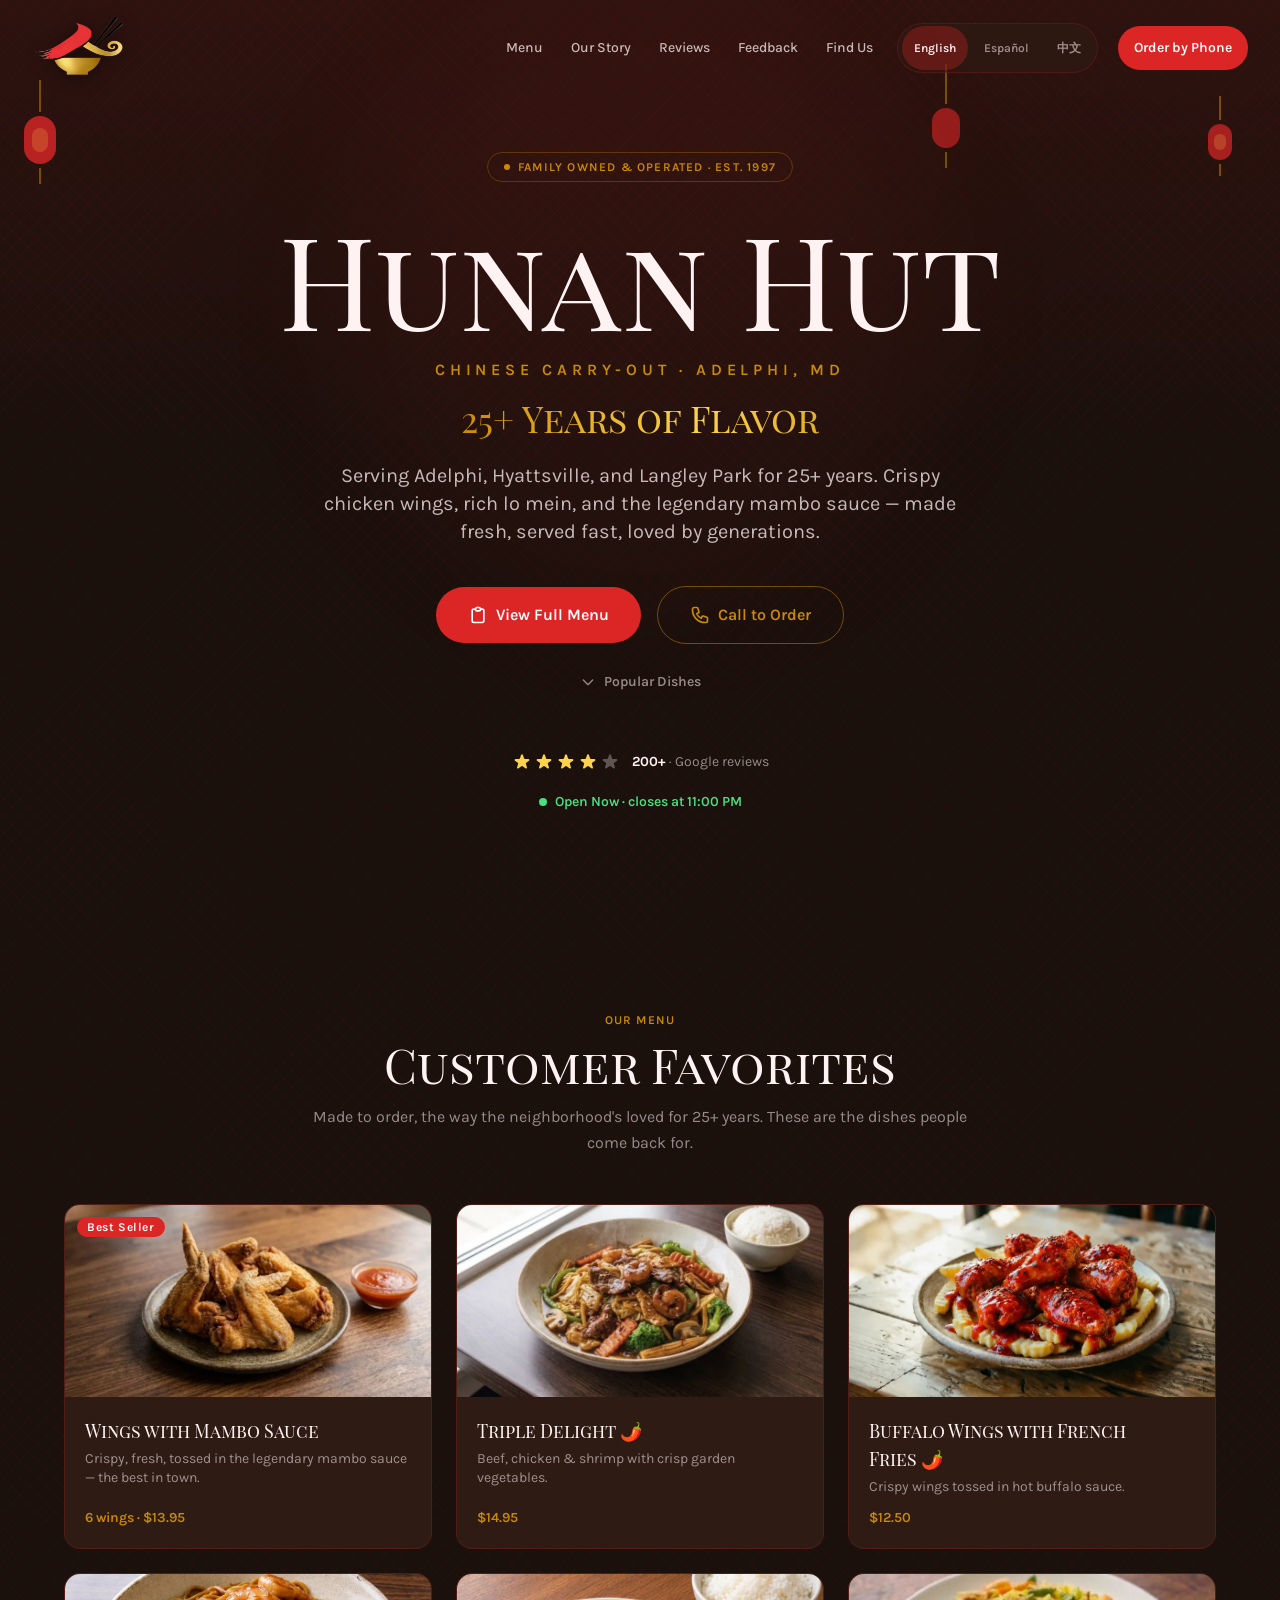
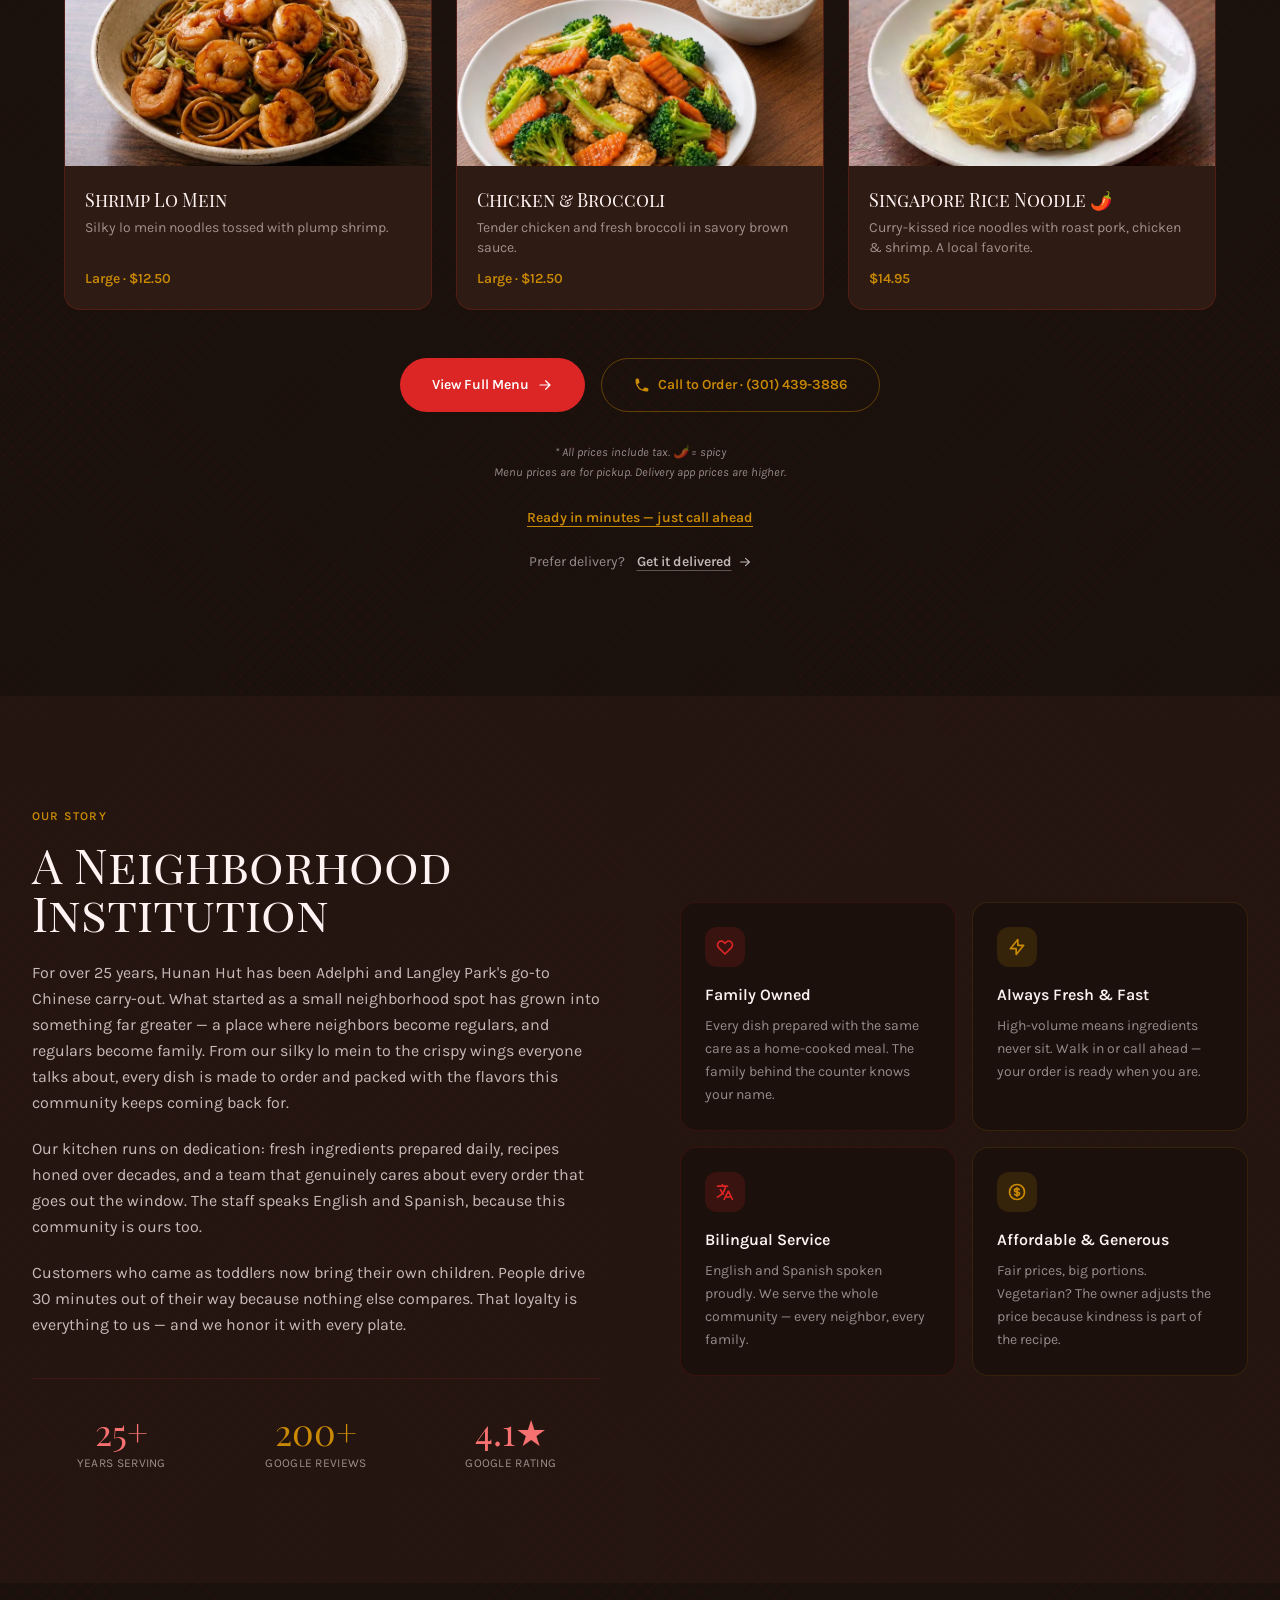
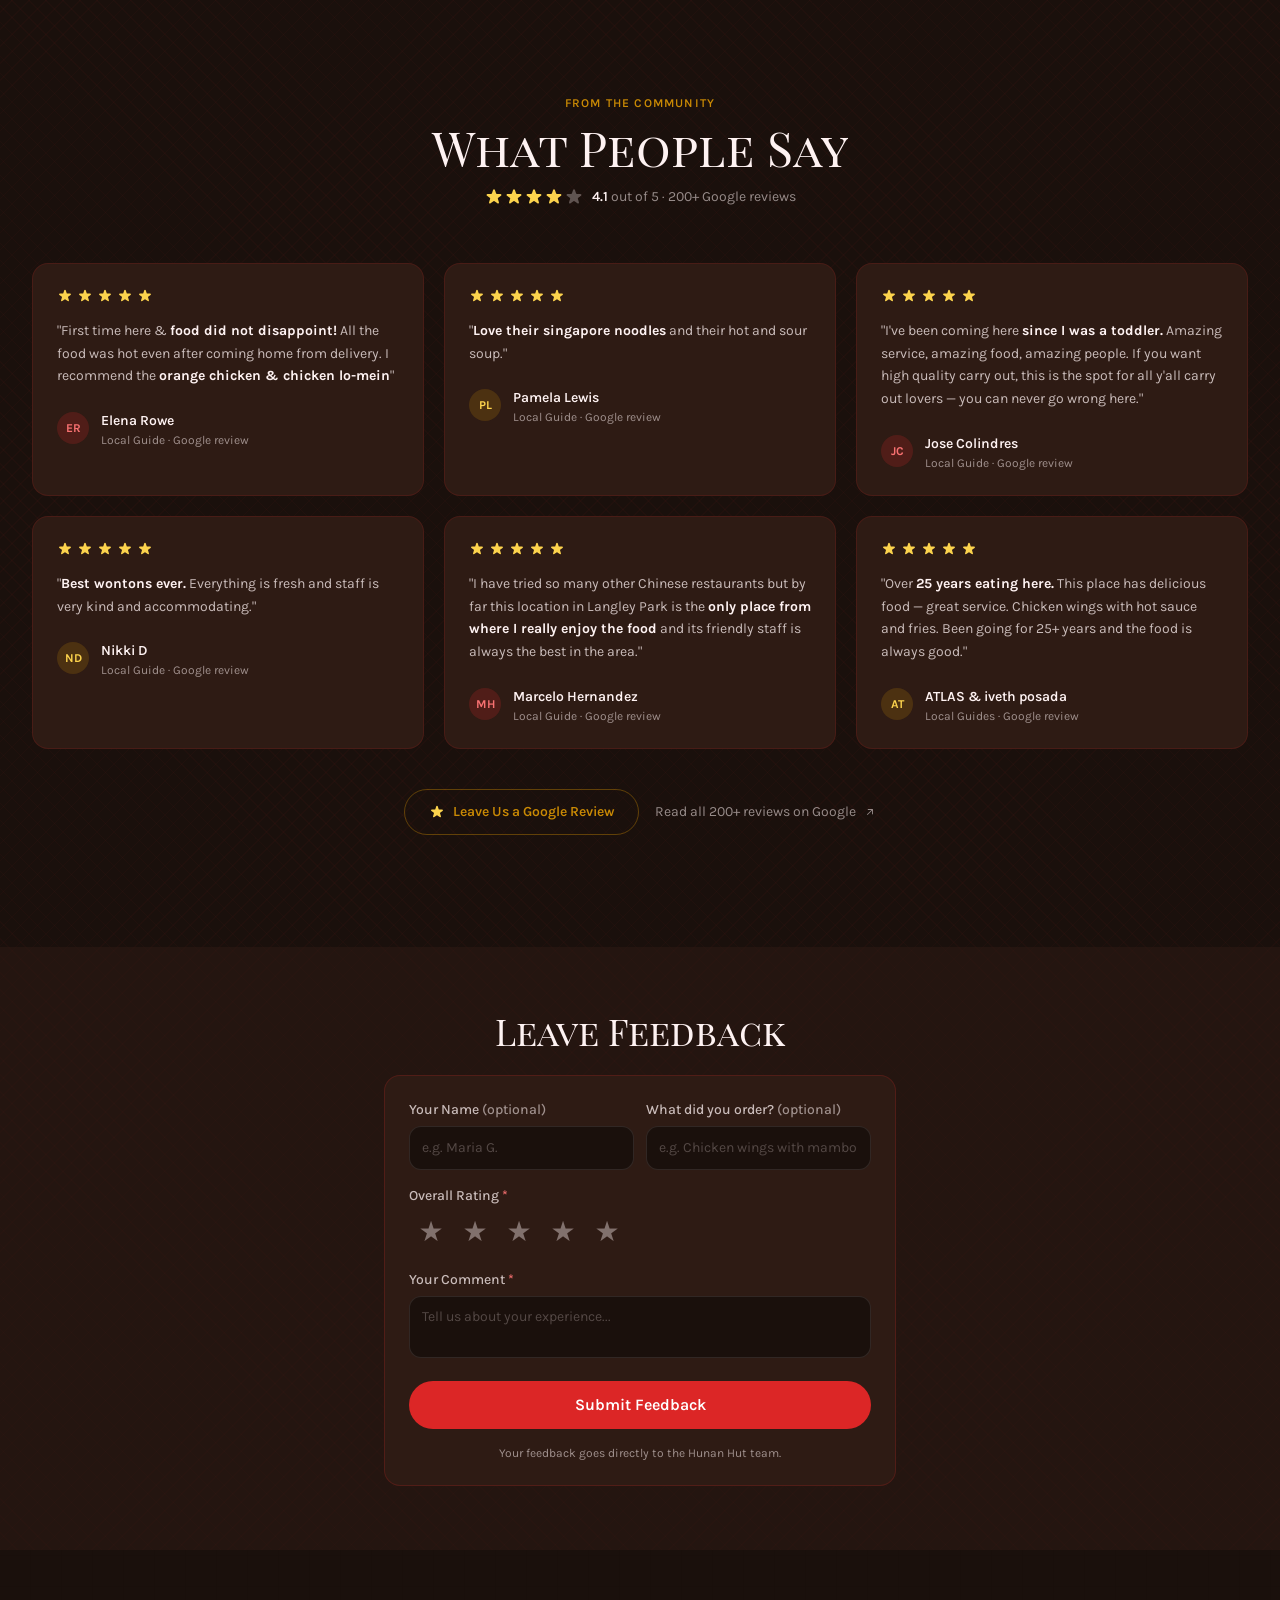
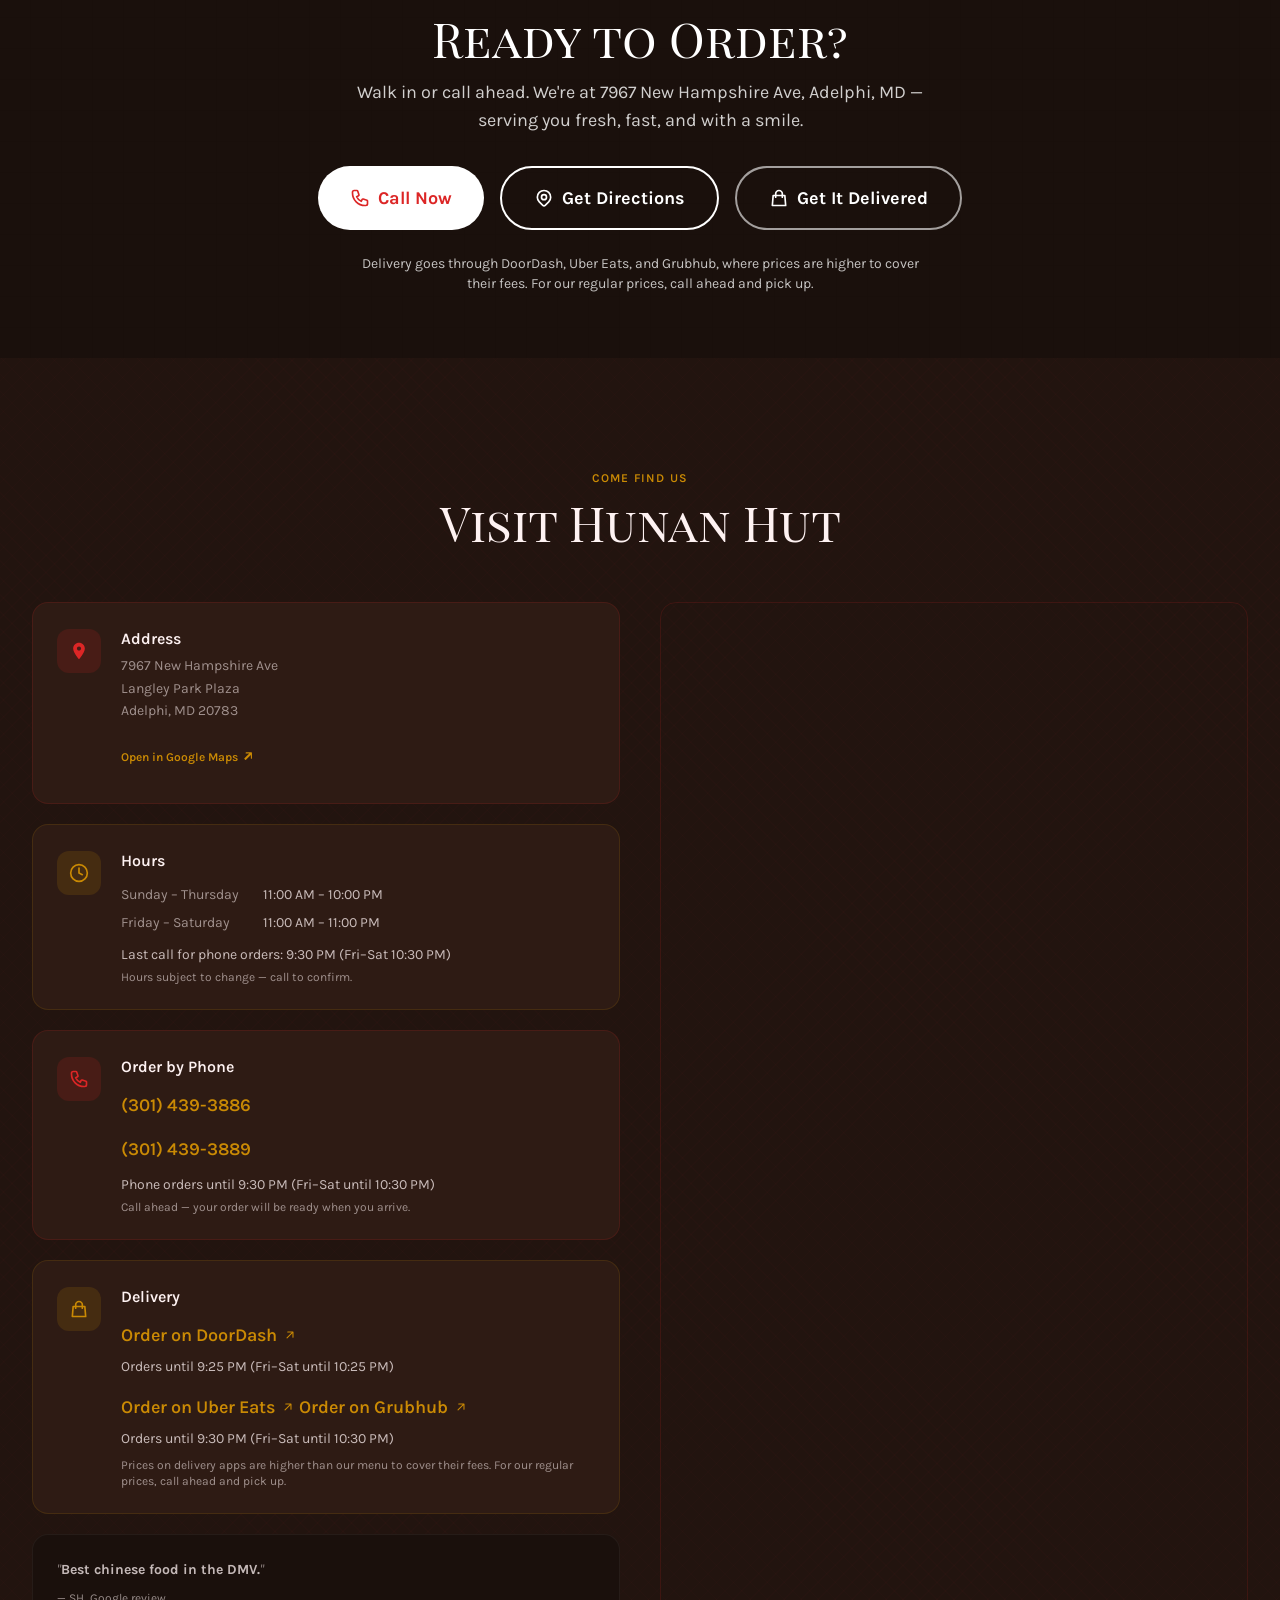
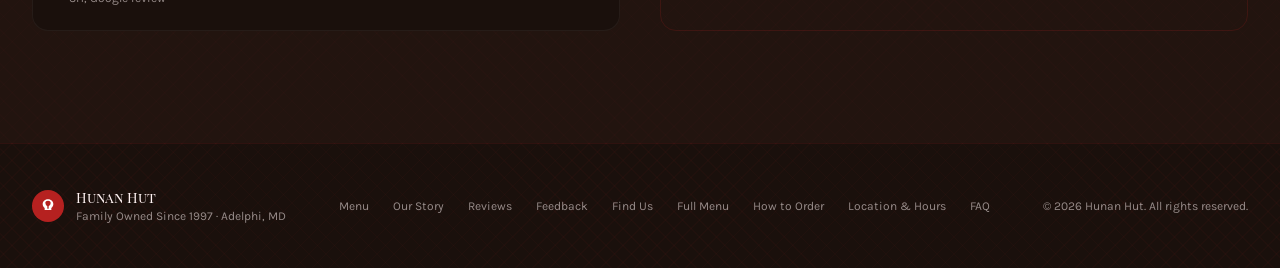
<file: index.html>
<!DOCTYPE html>
<html lang="en">
<head>
  <meta charset="UTF-8" />
  <meta name="viewport" content="width=device-width, initial-scale=1.0" />
  <title>Hunan Hut | Chinese Carry-Out &amp; Wings in Adelphi, MD</title>
  <meta name="description" content="Family-owned Chinese carry-out in Adelphi, MD since 1997. Crispy wings with mambo sauce, lo mein &amp; General Tso's. 7967 New Hampshire Ave · (301) 439-3886.">
  <meta name="keywords" content="Chinese carry-out Adelphi MD, lo mein Adelphi, Chinese takeout Hyattsville, chicken wings mambo sauce, General Tso's chicken Maryland, Chinese food Langley Park, fried rice carry-out, Chinese food near me, American Chinese food Maryland, Prince George's County Chinese restaurant, bilingual Chinese carry-out, cheap Chinese food DMV">
  <meta name="robots" content="index, follow">
  <meta name="geo.region" content="US-MD">
  <meta name="geo.placename" content="Adelphi, Maryland">
  <meta name="geo.position" content="38.99016;-76.98619">
  <meta name="ICBM" content="38.99016, -76.98619">
  <link rel="canonical" href="https://hunan-hut.com/">
  <link rel="icon" href="/favicon.ico" sizes="48x48">
  <link rel="icon" type="image/png" href="/icon-192.png" sizes="192x192">
  <link rel="apple-touch-icon" href="/apple-touch-icon.png">
  <!-- Open Graph -->
  <meta property="og:type" content="restaurant">
  <meta property="og:site_name" content="Hunan Hut">
  <meta property="og:title" content="Hunan Hut — Chinese Carry-Out | Adelphi, MD">
  <meta property="og:description" content="Family-owned Chinese carry-out serving Adelphi &amp; Hyattsville for 25+ years. Wings with mambo sauce, lo mein, General Tso's, and more. Call (301) 439-3886.">
  <meta property="og:url" content="https://hunan-hut.com/">
  <meta property="og:locale" content="en_US">
  <meta property="og:locale:alternate" content="es_MX">
  <meta property="og:locale:alternate" content="zh_CN">
  <!-- Twitter Card -->
  <meta property="og:image" content="https://hunan-hut.com/images/menu/wings-mambo.jpg">
  <meta property="og:image:alt" content="Crispy fried chicken wings with a cup of mambo sauce from Hunan Hut in Adelphi, MD">
  <meta name="twitter:card" content="summary_large_image">
  <meta name="twitter:title" content="Hunan Hut — Chinese Carry-Out | Adelphi, MD">
  <meta name="twitter:description" content="Crispy wings, lo mein, General Tso's. Family-owned 25+ years in Adelphi, MD.">
  <meta name="twitter:image" content="https://hunan-hut.com/images/menu/wings-mambo.jpg">
  <!-- Hreflang -->
  <!-- Preconnect -->
  <link rel="preconnect" href="https://fonts.googleapis.com" />
  <link rel="preconnect" href="https://fonts.gstatic.com" crossorigin />
  <link href="https://fonts.googleapis.com/css2?family=Karla:wght@300;400;500;600;700&family=Playfair+Display+SC:wght@400;700&display=swap" rel="stylesheet" media="print" onload="this.media='all'" />
  <noscript><link href="https://fonts.googleapis.com/css2?family=Karla:wght@300;400;500;600;700&family=Playfair+Display+SC:wght@400;700&display=swap" rel="stylesheet" /></noscript>
  <link rel="stylesheet" href="assets/tailwind.css">
  <style>
    /* Reduced motion support */
    @media (prefers-reduced-motion: reduce) {
      *, ::before, ::after { animation-duration: 0.01ms !important; transition-duration: 0.01ms !important; }
    }

    html { scroll-behavior: smooth; }
    body { font-family: 'Karla', system-ui, sans-serif; background: #1A100C; color: #FEF2F2; }

    /* Lantern glow animation */
    @keyframes lanternSway {
      0%, 100% { transform: rotate(-3deg); }
      50%       { transform: rotate(3deg); }
    }
    @keyframes glowPulse {
      0%, 100% { box-shadow: 0 0 20px rgba(220,38,38,0.4), 0 0 60px rgba(220,38,38,0.15); }
      50%       { box-shadow: 0 0 35px rgba(220,38,38,0.7), 0 0 80px rgba(220,38,38,0.25); }
    }
    @keyframes fadeInUp {
      from { opacity: 0; transform: translateY(24px); }
      to   { opacity: 1; transform: translateY(0); }
    }
    @keyframes shimmer {
      0%   { background-position: -200% center; }
      100% { background-position:  200% center; }
    }

    .lantern { animation: lanternSway 4s ease-in-out infinite; transform-origin: top center; }
    .lantern:nth-child(2) { animation-delay: 0.8s; }
    .lantern:nth-child(3) { animation-delay: 1.6s; }
    .glow-red { animation: glowPulse 3s ease-in-out infinite; }
    .fade-in-up { animation: fadeInUp 0.7s ease-out forwards; }
    .delay-1 { animation-delay: 0.15s; opacity: 0; }
    .delay-2 { animation-delay: 0.3s;  opacity: 0; }
    .delay-3 { animation-delay: 0.45s; opacity: 0; }
    .delay-4 { animation-delay: 0.6s;  opacity: 0; }

    .gold-shimmer {
      background: linear-gradient(90deg, #CA8A04, #FCD34D, #CA8A04, #FCD34D);
      background-size: 200% auto;
      -webkit-background-clip: text;
      background-clip: text;
      -webkit-text-fill-color: transparent;
      animation: shimmer 8s linear infinite;
    }

    .pattern-bg {
      background-image:
        repeating-linear-gradient(45deg, rgba(220,38,38,0.03) 0px, rgba(220,38,38,0.03) 1px, transparent 1px, transparent 12px),
        repeating-linear-gradient(-45deg, rgba(220,38,38,0.03) 0px, rgba(220,38,38,0.03) 1px, transparent 1px, transparent 12px);
    }

    .card-hover {
      transition: transform 0.2s ease, box-shadow 0.2s ease;
    }
    .card-hover:hover {
      transform: translateY(-4px);
      box-shadow: 0 12px 40px rgba(220,38,38,0.25);
    }
    .fav-img { transition: transform 0.4s ease; }
    .card-hover:hover .fav-img { transform: scale(1.05); }

    /* Divider wave */
    .wave-divider { line-height: 0; }
    .wave-divider svg { display: block; }

    /* Sticky nav scroll shadow */
    .nav-scrolled { box-shadow: 0 2px 20px rgba(0,0,0,0.6); }

    /* Menu badge */
    .badge {
      display: inline-flex; align-items: center; gap: 4px;
      font-size: 12px; font-weight: 600; letter-spacing: 0.05em;
      padding: 2px 10px; border-radius: 100px;
    }

    /* Stars (display) */
    .star { color: #FCD34D; }

    /* Star rating INPUT */
    .star-rating { position: relative; display: flex; flex-direction: row-reverse; gap: 0; justify-content: flex-end; }
    .star-rating input { position: absolute; opacity: 0; width: 1px; height: 1px; }
    .star-rating input:focus-visible + label { outline: 2px solid #CA8A04; outline-offset: 2px; border-radius: 4px; }
    .star-rating label {
      font-size: 28px; color: rgba(254,242,242,0.4); cursor: pointer;
      display: inline-flex; align-items: center; justify-content: center; min-width: 44px; min-height: 44px;
      transition: color 0.15s ease;
    }
    .star-rating label:hover,
    .star-rating label:hover ~ label,
    .star-rating input:checked ~ label { color: #FCD34D; }

    /* Language toggle — same pill style as the other pages */
    .lang-btn { border-radius: 9999px; transition: color 0.2s ease, background-color 0.2s ease; }
    .lang-btn.active { background: rgba(220,38,38,0.3); color: #FEF2F2; }

    /* Feedback form success */
    #feedback-success { display: none; }
    /* Focus is moved here after sending so screen readers announce it; it isn't clickable, so no ring */
    #feedback-success:focus { outline: none; }
  </style>

  <!-- JSON-LD: WebSite (gives Google the site name "Hunan Hut" for search results) -->
  <script type="application/ld+json">
  {
    "@context": "https://schema.org",
    "@type": "WebSite",
    "@id": "https://hunan-hut.com/#website",
    "name": "Hunan Hut",
    "alternateName": ["Hunan Hut Chinese Carry-Out", "hunan-hut.com"],
    "url": "https://hunan-hut.com/"
  }
  </script>

  <!-- JSON-LD: LocalBusiness / Restaurant -->
  <script type="application/ld+json">
  {
    "@context": "https://schema.org",
    "@type": ["Restaurant", "LocalBusiness", "FoodEstablishment"],
    "name": "Hunan Hut",
    "alternateName": "Hunan Hut Chinese Carry-Out",
    "description": "Hunan Hut is a family-owned Chinese-American carry-out in Langley Park Plaza, 7967 New Hampshire Ave, Adelphi, MD, serving Langley Park, Adelphi, Hyattsville, College Park, and Silver Spring since 1997. Known for fried chicken wings with mambo sauce, lo mein, fried rice, Singapore rice noodle, and General Tso's chicken. Order by phone for pickup, walk in, or get delivery through DoorDash, Uber Eats, or Grubhub.",
    "@id": "https://hunan-hut.com/#restaurant",
    "url": "https://hunan-hut.com/",
    "image": [
      "https://hunan-hut.com/images/menu/wings-mambo.jpg",
      "https://hunan-hut.com/images/menu/triple-delight.jpg",
      "https://hunan-hut.com/images/menu/shrimp-lo-mein.jpg"
    ],
    "logo": "https://hunan-hut.com/logo.jpg",
    "foundingDate": "1997",
    "knowsLanguage": ["en", "es"],
    "menu": "https://hunan-hut.com/menu/",
    "hasMenu": { "@id": "https://hunan-hut.com/menu/#menu" },
    "telephone": "+13014393886",
    "contactPoint": {
      "@type": "ContactPoint",
      "telephone": "+13014393886",
      "contactType": "Phone orders",
      "hoursAvailable": [
        { "@type": "OpeningHoursSpecification", "dayOfWeek": ["https://schema.org/Sunday", "https://schema.org/Monday", "https://schema.org/Tuesday", "https://schema.org/Wednesday", "https://schema.org/Thursday"], "opens": "11:00", "closes": "21:30" },
        { "@type": "OpeningHoursSpecification", "dayOfWeek": ["https://schema.org/Friday", "https://schema.org/Saturday"], "opens": "11:00", "closes": "22:30" }
      ]
    },
    "priceRange": "$",
    "servesCuisine": ["Chinese", "American Chinese", "Asian"],
    "address": {
      "@type": "PostalAddress",
      "streetAddress": "7967 New Hampshire Ave",
      "addressLocality": "Adelphi",
      "addressRegion": "MD",
      "postalCode": "20783",
      "addressCountry": "US"
    },
    "containedInPlace": { "@type": "Place", "name": "Langley Park Plaza" },
    "geo": {
      "@type": "GeoCoordinates",
      "latitude": 38.99016,
      "longitude": -76.98619
    },
    "areaServed": ["Langley Park, MD", "Adelphi, MD", "Hyattsville, MD", "College Park, MD", "Silver Spring, MD", "Takoma Park, MD", "University Park, MD", "Prince George's County, MD"],
    "openingHoursSpecification": [
      { "@type": "OpeningHoursSpecification", "dayOfWeek": "https://schema.org/Monday",    "opens": "11:00", "closes": "22:00" },
      { "@type": "OpeningHoursSpecification", "dayOfWeek": "https://schema.org/Tuesday",   "opens": "11:00", "closes": "22:00" },
      { "@type": "OpeningHoursSpecification", "dayOfWeek": "https://schema.org/Wednesday", "opens": "11:00", "closes": "22:00" },
      { "@type": "OpeningHoursSpecification", "dayOfWeek": "https://schema.org/Thursday",  "opens": "11:00", "closes": "22:00" },
      { "@type": "OpeningHoursSpecification", "dayOfWeek": "https://schema.org/Friday",    "opens": "11:00", "closes": "23:00" },
      { "@type": "OpeningHoursSpecification", "dayOfWeek": "https://schema.org/Saturday",  "opens": "11:00", "closes": "23:00" },
      { "@type": "OpeningHoursSpecification", "dayOfWeek": "https://schema.org/Sunday",    "opens": "11:00", "closes": "22:00" }
    ],
    "hasMap": "https://maps.google.com/?cid=963080187798572148",
    "sameAs": [
      "https://maps.google.com/?cid=963080187798572148",
      "https://maps.apple.com/place?place-id=I8BC66DBC13714AF1",
      "https://www.yelp.com/biz/hunan-hut-hyattsville",
      "https://www.doordash.com/store/hunan-hut-hyattsville-37828137/85688749/",
      "https://www.ubereats.com/store/hunan-hut-7967-new-hampshire-ave/MPtkKogYWBaCLc2bOMifbw",
      "https://www.grubhub.com/restaurant/hunan-hut-7967-new-hampshire-ave-hyattsville/15664256"
    ],
    "potentialAction": [
      {
        "@type": "OrderAction",
        "target": {
          "@type": "EntryPoint",
          "urlTemplate": "tel:+13014393886"
        }
      },
      {
        "@type": "OrderAction",
        "target": {
          "@type": "EntryPoint",
          "urlTemplate": "https://www.doordash.com/store/hunan-hut-hyattsville-37828137/85688749/",
          "actionPlatform": ["https://schema.org/DesktopWebPlatform", "https://schema.org/MobileWebPlatform"]
        }
      },
      {
        "@type": "OrderAction",
        "target": {
          "@type": "EntryPoint",
          "urlTemplate": "https://www.ubereats.com/store/hunan-hut-7967-new-hampshire-ave/MPtkKogYWBaCLc2bOMifbw",
          "actionPlatform": ["https://schema.org/DesktopWebPlatform", "https://schema.org/MobileWebPlatform"]
        }
      },
      {
        "@type": "OrderAction",
        "target": {
          "@type": "EntryPoint",
          "urlTemplate": "https://www.grubhub.com/restaurant/hunan-hut-7967-new-hampshire-ave-hyattsville/15664256",
          "actionPlatform": ["https://schema.org/DesktopWebPlatform", "https://schema.org/MobileWebPlatform"]
        }
      }
    ],
    "amenityFeature": [
      { "@type": "LocationFeatureSpecification", "name": "Takeout", "value": true },
      { "@type": "LocationFeatureSpecification", "name": "Carry-Out", "value": true },
      { "@type": "LocationFeatureSpecification", "name": "Delivery (via DoorDash, Uber Eats, and Grubhub)", "value": true },
      { "@type": "LocationFeatureSpecification", "name": "Bilingual Staff (English/Spanish)", "value": true }
    ],
    "keywords": "Chinese carry-out, lo mein, chicken wings, mambo sauce, General Tso's, fried rice, Adelphi MD, Hyattsville MD, Langley Park"
  }
  </script>

  <!-- JSON-LD: BreadcrumbList -->
  <script type="application/ld+json">
  {
    "@context": "https://schema.org",
    "@type": "BreadcrumbList",
    "itemListElement": [
      {
        "@type": "ListItem",
        "position": 1,
        "name": "Hunan Hut",
        "item": "https://hunan-hut.com/"
      }
    ]
  }
  </script>
</head>
<body class="bg-brand-darker pattern-bg pb-[72px] md:pb-0">

  <!-- ===== NAVIGATION ===== -->
  <nav id="navbar" aria-label="Main navigation"
    class="fixed top-0 left-0 right-0 z-50 transition-all duration-300">
    <div class="max-w-7xl mx-auto px-4 sm:px-6 lg:px-8">
      <div class="flex items-center justify-between h-24">

        <!-- Logo -->
        <a href="#home" class="flex items-center gap-2 cursor-pointer focus:outline-none focus-visible:ring-2 focus-visible:ring-brand-gold rounded" aria-label="Hunan Hut home">
          <img src="logo2.png" alt="Hunan Hut logo: a gold rice bowl with chopsticks under a red brushstroke" width="96" height="96" fetchpriority="high" class="object-contain flex-shrink-0" style="height:96px;width:96px;filter:drop-shadow(0 2px 8px rgba(0,0,0,0.5))"/>
        </a>

        <!-- Desktop nav links -->
        <!-- lg, not md: at 768–1023px the full nav wraps and clips the 中文 button, so tablets get the hamburger -->
        <div class="hidden lg:flex items-center gap-5">
          <a href="#menu"      data-i18n="nav_menu"     class="inline-flex items-center min-h-[44px] text-brand-cream/75 hover:text-brand-cream transition-colors duration-200 text-sm font-medium cursor-pointer focus:outline-none focus-visible:ring-2 focus-visible:ring-brand-gold rounded px-1">Menu</a>
          <a href="#about"     data-i18n="nav_story"    class="inline-flex items-center min-h-[44px] text-brand-cream/75 hover:text-brand-cream transition-colors duration-200 text-sm font-medium cursor-pointer focus:outline-none focus-visible:ring-2 focus-visible:ring-brand-gold rounded px-1">Our Story</a>
          <a href="#reviews"   data-i18n="nav_reviews"  class="inline-flex items-center min-h-[44px] text-brand-cream/75 hover:text-brand-cream transition-colors duration-200 text-sm font-medium cursor-pointer focus:outline-none focus-visible:ring-2 focus-visible:ring-brand-gold rounded px-1">Reviews</a>
          <a href="#feedback"  data-i18n="nav_feedback" class="inline-flex items-center min-h-[44px] text-brand-cream/75 hover:text-brand-cream transition-colors duration-200 text-sm font-medium cursor-pointer focus:outline-none focus-visible:ring-2 focus-visible:ring-brand-gold rounded px-1">Feedback</a>
          <a href="#contact"   data-i18n="nav_find"     class="inline-flex items-center min-h-[44px] text-brand-cream/75 hover:text-brand-cream transition-colors duration-200 text-sm font-medium cursor-pointer focus:outline-none focus-visible:ring-2 focus-visible:ring-brand-gold rounded px-1">Find Us</a>
          <!-- Language toggle -->
          <div class="flex items-center gap-1 bg-brand-dark/60 rounded-full px-1 py-0.5 border border-brand-red/20 text-xs font-semibold" role="group" aria-label="Language selector">
            <button id="lang-en" onclick="setLang('en')" class="lang-btn active px-3 py-1.5 min-h-[44px] cursor-pointer focus:outline-none focus-visible:ring-2 focus-visible:ring-brand-gold">English</button>
            <button id="lang-es" onclick="setLang('es')" class="lang-btn px-3 py-1.5 min-h-[44px] text-brand-cream/55 cursor-pointer focus:outline-none focus-visible:ring-2 focus-visible:ring-brand-gold">Español</button>
            <button id="lang-zh" onclick="setLang('zh')" class="lang-btn px-3 py-1.5 min-h-[44px] text-brand-cream/55 cursor-pointer focus:outline-none focus-visible:ring-2 focus-visible:ring-brand-gold">中文</button>
          </div>
          <a href="tel:+13014393886" data-i18n="nav_order"
            class="bg-brand-red hover:bg-red-700 text-white text-sm font-semibold px-4 py-2 rounded-full min-h-[44px] flex items-center transition-colors duration-200 cursor-pointer focus:outline-none focus-visible:ring-2 focus-visible:ring-brand-gold">
            Order by Phone
          </a>
        </div>

        <!-- Mobile menu button -->
        <button id="mobile-menu-btn" aria-label="Open menu" aria-expanded="false" aria-controls="mobile-menu"
          class="lg:hidden p-2.5 rounded text-brand-cream/75 hover:text-brand-cream focus:outline-none focus-visible:ring-2 focus-visible:ring-brand-gold cursor-pointer">
          <svg id="icon-menu" viewBox="0 0 24 24" class="w-6 h-6" fill="none" stroke="currentColor" stroke-width="2" aria-hidden="true">
            <path stroke-linecap="round" stroke-linejoin="round" d="M4 6h16M4 12h16M4 18h16"/>
          </svg>
          <svg id="icon-close" viewBox="0 0 24 24" class="w-6 h-6 hidden" fill="none" stroke="currentColor" stroke-width="2" aria-hidden="true">
            <path stroke-linecap="round" stroke-linejoin="round" d="M6 18L18 6M6 6l12 12"/>
          </svg>
        </button>
      </div>
    </div>

    <!-- Mobile menu -->
    <div id="mobile-menu" class="hidden lg:hidden bg-brand-dark/95 backdrop-blur border-t border-brand-red/20">
      <div class="px-4 py-4 flex flex-col gap-4">
        <a href="#menu"     data-i18n="nav_menu"     class="text-brand-cream/75 hover:text-brand-cream text-base font-medium py-2.5 cursor-pointer transition-colors">Menu</a>
        <a href="#about"    data-i18n="nav_story"    class="text-brand-cream/75 hover:text-brand-cream text-base font-medium py-2.5 cursor-pointer transition-colors">Our Story</a>
        <a href="#reviews"  data-i18n="nav_reviews"  class="text-brand-cream/75 hover:text-brand-cream text-base font-medium py-2.5 cursor-pointer transition-colors">Reviews</a>
        <a href="#feedback" data-i18n="nav_feedback" class="text-brand-cream/75 hover:text-brand-cream text-base font-medium py-2.5 cursor-pointer transition-colors">Feedback</a>
        <a href="#contact"  data-i18n="nav_find"     class="text-brand-cream/75 hover:text-brand-cream text-base font-medium py-2.5 cursor-pointer transition-colors">Find Us</a>
        <a href="order/" data-i18n="nav_delivery" class="text-brand-cream/75 hover:text-brand-cream text-base font-medium py-2.5 cursor-pointer transition-colors">Delivery</a>
        <!-- Language toggle mobile -->
        <div class="flex items-center gap-3">
          <span class="text-brand-cream/55 text-xs font-semibold uppercase tracking-wide" data-i18n="lang_label">Language:</span>
          <div class="flex items-center gap-1 bg-brand-dark/60 rounded-full px-1 py-0.5 border border-brand-red/20 text-xs font-semibold" role="group" aria-label="Language selector">
            <button id="lang-en-m" onclick="setLang('en')" class="lang-btn active px-4 py-2 min-h-[44px] cursor-pointer">English</button>
            <button id="lang-es-m" onclick="setLang('es')" class="lang-btn px-4 py-2 min-h-[44px] text-brand-cream/55 cursor-pointer">Español</button>
            <button id="lang-zh-m" onclick="setLang('zh')" class="lang-btn px-4 py-2 min-h-[44px] text-brand-cream/55 cursor-pointer">中文</button>
          </div>
        </div>
        <a href="tel:+13014393886" data-i18n="nav_order"
          class="bg-brand-red text-white font-semibold text-center py-3 rounded-full min-h-[44px] flex items-center justify-center cursor-pointer transition-colors hover:bg-red-700">
          Order by Phone
        </a>
      </div>
    </div>
  </nav>

  <main id="main">

  <!-- ===== HERO ===== -->
  <section id="home" class="relative min-h-screen flex items-center justify-center overflow-hidden pt-24 md:pt-16">

    <!-- Background red radial glow -->
    <div class="absolute inset-0 bg-gradient-to-b from-brand-red/10 via-transparent to-transparent pointer-events-none" aria-hidden="true"></div>
    <div class="absolute top-1/3 left-1/2 -translate-x-1/2 -translate-y-1/2 w-[600px] h-[600px] rounded-full bg-brand-red/5 blur-3xl pointer-events-none" aria-hidden="true"></div>

    <!-- Decorative lanterns -->
    <div class="absolute top-20 left-6 hidden lg:flex flex-col items-center gap-1 lantern" aria-hidden="true">
      <div class="w-0.5 h-8 bg-brand-gold/50"></div>
      <div class="w-8 h-12 rounded-full bg-brand-red/80 glow-red flex items-center justify-center">
        <div class="w-4 h-6 rounded-full bg-brand-goldLight/20"></div>
      </div>
      <div class="w-0.5 h-4 bg-brand-gold/50"></div>
    </div>
    <div class="absolute top-24 right-12 hidden lg:flex flex-col items-center gap-1 lantern" style="animation-delay:1s" aria-hidden="true">
      <div class="w-0.5 h-6 bg-brand-gold/50"></div>
      <div class="w-6 h-9 rounded-full bg-brand-red/70 glow-red flex items-center justify-center">
        <div class="w-3 h-4 rounded-full bg-brand-goldLight/20"></div>
      </div>
      <div class="w-0.5 h-3 bg-brand-gold/50"></div>
    </div>
    <div class="absolute top-16 right-1/4 hidden xl:flex flex-col items-center gap-1 lantern" style="animation-delay:2s" aria-hidden="true">
      <div class="w-0.5 h-10 bg-brand-gold/50"></div>
      <div class="w-7 h-10 rounded-full bg-brand-red/60 glow-red"></div>
      <div class="w-0.5 h-4 bg-brand-gold/50"></div>
    </div>

    <div class="max-w-5xl mx-auto px-4 sm:px-6 lg:px-8 text-center relative z-10 flex flex-col items-center">

      <!-- Tagline pill -->
      <div class="fade-in-up inline-flex items-center gap-2 border border-brand-gold/30 rounded-full px-4 py-1.5 mb-8 max-[374px]:mb-4">
        <span class="w-1.5 h-1.5 rounded-full bg-brand-gold animate-pulse" aria-hidden="true"></span>
        <span class="text-brand-gold text-xs font-semibold tracking-widest max-[374px]:tracking-wider uppercase text-center"><span data-i18n="hero_pill_a">Family Owned &amp; Operated</span><span class="max-[374px]:hidden"> · </span><span data-i18n="hero_pill_b" class="max-[374px]:block">Est. 1997</span></span>
      </div>

      <!-- Main headline -->
      <h1 class="mb-4 fade-in-up delay-1">
        <span class="block font-display text-6xl max-[374px]:text-5xl sm:text-7xl md:text-8xl lg:text-9xl text-brand-cream leading-none">Hunan Hut</span>
        <span class="block mt-4 text-brand-gold text-sm sm:text-base font-semibold tracking-[0.3em] max-[374px]:tracking-[0.2em] uppercase"><span data-i18n="hero_h1_sub_a" class="block sm:inline">Chinese Carry-Out</span><span class="hidden sm:inline"> · </span><span data-i18n="hero_h1_sub_b" class="block sm:inline">Adelphi, MD</span></span>
      </h1>
      <p class="font-display text-2xl sm:text-3xl md:text-4xl fade-in-up delay-2 mb-6">
        <span data-i18n="hero_shimmer" class="gold-shimmer">25+ Years of Flavor</span>
      </p>
      <p data-i18n="hero_sub" class="text-brand-cream/75 text-lg max-[374px]:text-base sm:text-xl max-w-2xl mx-auto mb-6 md:mb-10 fade-in-up delay-3 leading-relaxed">
        Serving Adelphi, Hyattsville, and Langley Park for 25+ years.
        Crispy chicken wings, rich lo mein, and the legendary mambo sauce —
        made fresh, served fast, loved by generations.
      </p>

      <!-- CTA buttons -->
      <div class="order-3 md:order-1 self-stretch flex flex-col sm:flex-row gap-4 justify-center items-center fade-in-up delay-4">
        <a href="menu/"
          class="bg-brand-red hover:bg-red-700 text-white font-semibold text-base px-8 py-4 rounded-full min-h-[52px] flex items-center gap-2 cursor-pointer transition-colors duration-200 w-full sm:w-auto justify-center focus:outline-none focus-visible:ring-2 focus-visible:ring-brand-gold">
          <svg viewBox="0 0 24 24" class="w-5 h-5" fill="none" stroke="currentColor" stroke-width="2" aria-hidden="true">
            <path stroke-linecap="round" stroke-linejoin="round" d="M9 5H7a2 2 0 00-2 2v12a2 2 0 002 2h10a2 2 0 002-2V7a2 2 0 00-2-2h-2M9 5a2 2 0 002 2h2a2 2 0 002-2M9 5a2 2 0 012-2h2a2 2 0 012 2"/>
          </svg>
          <span data-i18n="hero_btn_menu">View Full Menu</span>
        </a>
        <a href="tel:+13014393886"
          class="border border-brand-gold/50 hover:border-brand-gold text-brand-gold hover:text-brand-goldLight font-semibold text-base px-8 py-4 rounded-full min-h-[52px] flex items-center gap-2 cursor-pointer transition-colors duration-200 w-full sm:w-auto justify-center focus:outline-none focus-visible:ring-2 focus-visible:ring-brand-gold">
          <svg viewBox="0 0 24 24" class="w-5 h-5" fill="none" stroke="currentColor" stroke-width="2" aria-hidden="true">
            <path stroke-linecap="round" stroke-linejoin="round" d="M3 5a2 2 0 012-2h3.28a1 1 0 01.948.684l1.498 4.493a1 1 0 01-.502 1.21l-2.257 1.13a11.042 11.042 0 005.516 5.516l1.13-2.257a1 1 0 011.21-.502l4.493 1.498a1 1 0 01.684.949V19a2 2 0 01-2 2h-1C9.716 21 3 14.284 3 6V5z"/>
          </svg>
          <span data-i18n="hero_btn_call">Call to Order</span>
        </a>
      </div>

      <!-- Popular dishes (on-page jump) -->
      <div class="order-4 md:order-2 mt-4 fade-in-up delay-4">
        <a href="#menu"
          class="inline-flex items-center gap-2 min-h-[44px] text-brand-cream/55 hover:text-brand-cream/80 text-sm font-semibold transition-colors duration-200 focus:outline-none focus-visible:ring-2 focus-visible:ring-brand-gold rounded">
          <svg viewBox="0 0 24 24" class="w-4 h-4" fill="none" stroke="currentColor" stroke-width="2" aria-hidden="true">
            <path stroke-linecap="round" stroke-linejoin="round" d="M19 9l-7 7-7-7"/>
          </svg>
          <span data-i18n="hero_popular">Popular Dishes</span>
        </a>
      </div>

      <!-- Rating badge (phones: sits above the buttons so it clears the sticky call bar) -->
      <div class="order-1 md:order-3 mb-2 md:mb-0 md:mt-12 flex flex-wrap items-center justify-center gap-x-3 gap-y-1 fade-in-up delay-4">
        <div class="flex items-center gap-0.5" role="img" aria-label="200+ Google reviews, 4.1 out of 5 stars">
          <svg class="w-5 h-5 star" viewBox="0 0 20 20" fill="currentColor" aria-hidden="true"><path d="M9.049 2.927c.3-.921 1.603-.921 1.902 0l1.07 3.292a1 1 0 00.95.69h3.462c.969 0 1.371 1.24.588 1.81l-2.8 2.034a1 1 0 00-.364 1.118l1.07 3.292c.3.921-.755 1.688-1.54 1.118l-2.8-2.034a1 1 0 00-1.175 0l-2.8 2.034c-.784.57-1.838-.197-1.539-1.118l1.07-3.292a1 1 0 00-.364-1.118L2.98 8.72c-.783-.57-.38-1.81.588-1.81h3.461a1 1 0 00.951-.69l1.07-3.292z"/></svg>
          <svg class="w-5 h-5 star" viewBox="0 0 20 20" fill="currentColor" aria-hidden="true"><path d="M9.049 2.927c.3-.921 1.603-.921 1.902 0l1.07 3.292a1 1 0 00.95.69h3.462c.969 0 1.371 1.24.588 1.81l-2.8 2.034a1 1 0 00-.364 1.118l1.07 3.292c.3.921-.755 1.688-1.54 1.118l-2.8-2.034a1 1 0 00-1.175 0l-2.8 2.034c-.784.57-1.838-.197-1.539-1.118l1.07-3.292a1 1 0 00-.364-1.118L2.98 8.72c-.783-.57-.38-1.81.588-1.81h3.461a1 1 0 00.951-.69l1.07-3.292z"/></svg>
          <svg class="w-5 h-5 star" viewBox="0 0 20 20" fill="currentColor" aria-hidden="true"><path d="M9.049 2.927c.3-.921 1.603-.921 1.902 0l1.07 3.292a1 1 0 00.95.69h3.462c.969 0 1.371 1.24.588 1.81l-2.8 2.034a1 1 0 00-.364 1.118l1.07 3.292c.3.921-.755 1.688-1.54 1.118l-2.8-2.034a1 1 0 00-1.175 0l-2.8 2.034c-.784.57-1.838-.197-1.539-1.118l1.07-3.292a1 1 0 00-.364-1.118L2.98 8.72c-.783-.57-.38-1.81.588-1.81h3.461a1 1 0 00.951-.69l1.07-3.292z"/></svg>
          <svg class="w-5 h-5 star" viewBox="0 0 20 20" fill="currentColor" aria-hidden="true"><path d="M9.049 2.927c.3-.921 1.603-.921 1.902 0l1.07 3.292a1 1 0 00.95.69h3.462c.969 0 1.371 1.24.588 1.81l-2.8 2.034a1 1 0 00-.364 1.118l1.07 3.292c.3.921-.755 1.688-1.54 1.118l-2.8-2.034a1 1 0 00-1.175 0l-2.8 2.034c-.784.57-1.838-.197-1.539-1.118l1.07-3.292a1 1 0 00-.364-1.118L2.98 8.72c-.783-.57-.38-1.81.588-1.81h3.461a1 1 0 00.951-.69l1.07-3.292z"/></svg>
          <svg class="w-5 h-5 text-brand-cream/30" viewBox="0 0 20 20" fill="currentColor" aria-hidden="true">
            <path d="M9.049 2.927c.3-.921 1.603-.921 1.902 0l1.07 3.292a1 1 0 00.95.69h3.462c.969 0 1.371 1.24.588 1.81l-2.8 2.034a1 1 0 00-.364 1.118l1.07 3.292c.3.921-.755 1.688-1.54 1.118l-2.8-2.034a1 1 0 00-1.175 0l-2.8 2.034c-.784.57-1.838-.197-1.539-1.118l1.07-3.292a1 1 0 00-.364-1.118L2.98 8.72c-.783-.57-.38-1.81.588-1.81h3.461a1 1 0 00.951-.69l1.07-3.292z"/>
          </svg>
        </div>
        <span class="text-brand-cream/55 text-sm whitespace-nowrap"><strong class="text-brand-cream">200+</strong><span data-i18n="hero_rating"> · Google reviews</span></span>
      </div>

      <!-- Open / Closed status badge -->
      <div id="open-status" class="order-2 md:order-4 mb-7 md:mb-0 md:mt-5 invisible flex min-h-[20px] items-center justify-center gap-2 fade-in-up delay-4" role="status">
        <span id="open-status-dot" class="w-2 h-2 rounded-full" aria-hidden="true"></span>
        <span id="open-status-text" class="text-sm font-semibold"></span>
      </div>
    </div>
  </section>

  <!-- ===== FULL MENU ===== -->
  <section id="menu" class="py-20 sm:py-28">
    <div class="max-w-7xl mx-auto px-4 sm:px-6 lg:px-8">

      <!-- Section header -->
      <div class="text-center mb-12 reveal">
        <p data-i18n="menu_eyebrow" class="text-brand-gold text-xs font-semibold tracking-widest uppercase mb-3">Our Menu</p>
        <h2 data-i18n="menu_heading" class="font-display text-4xl sm:text-5xl text-brand-cream mb-4">Customer Favorites</h2>
        <p data-i18n="menu_sub" class="text-brand-cream/55 max-w-2xl mx-auto leading-relaxed">
          Made to order, the way the neighborhood's loved for 25+ years. These are the dishes people come back for.
        </p>
      </div>

      <!-- Dish card grid -->
      <div class="grid grid-cols-1 sm:grid-cols-2 lg:grid-cols-3 gap-6 max-w-6xl mx-auto">

        <!-- Card 1: Wings with Mambo Sauce -->
        <article class="flex flex-col bg-brand-dark border border-brand-red/20 rounded-2xl overflow-hidden card-hover relative">
          <div class="relative">
            <img src="images/menu/wings-mambo.webp" width="800" height="437" loading="lazy" decoding="async" alt="Crispy fried chicken wings with a cup of mambo sauce for dipping"
              class="fav-img w-full h-48 object-cover"
              onerror="this.style.display='none';this.nextElementSibling.style.display='flex'">
            <div data-i18n="fav_title_wings" class="fav-placeholder hidden w-full h-48 bg-brand-muted/40 items-center justify-center text-brand-cream/55 text-sm font-medium text-center px-4">Wings with Mambo Sauce</div>
            <span class="absolute top-3 left-3 badge bg-brand-red text-white text-xs" data-i18n="fav_badge_best_seller">Best Seller</span>
          </div>
          <div class="p-5 flex flex-col flex-1">
            <h3 data-i18n="fav_title_wings" class="font-display text-lg text-brand-cream mb-1">Wings with Mambo Sauce</h3>
            <p data-i18n="fav_hook_wings" class="text-brand-cream/55 text-sm leading-snug mb-3">Crispy, fresh, tossed in the legendary mambo sauce — the best in town.</p>
            <p data-i18n="fav_price_wings" class="mt-auto text-brand-gold font-semibold text-sm">6 wings · $13.95</p>
          </div>
        </article>

        <!-- Card 2: Triple Delight -->
        <article class="flex flex-col bg-brand-dark border border-brand-red/20 rounded-2xl overflow-hidden card-hover">
          <img src="images/menu/triple-delight.webp" width="800" height="451" loading="lazy" decoding="async" alt="Triple Delight: beef, chicken, and shrimp stir-fried with mixed vegetables"
            class="fav-img w-full h-48 object-cover"
            onerror="this.style.display='none';this.nextElementSibling.style.display='flex'">
          <div data-i18n="fav_title_triple" class="fav-placeholder hidden w-full h-48 bg-brand-muted/40 items-center justify-center text-brand-cream/55 text-sm font-medium text-center px-4">Triple Delight</div>
          <div class="p-5 flex flex-col flex-1">
            <h3 data-i18n="fav_title_triple" class="font-display text-lg text-brand-cream mb-1">Triple Delight&nbsp;🌶️</h3>
            <p data-i18n="fav_hook_triple" class="text-brand-cream/55 text-sm leading-snug mb-3">Beef, chicken &amp; shrimp with crisp garden vegetables.</p>
            <p class="mt-auto text-brand-gold font-semibold text-sm">$14.95</p>
          </div>
        </article>

        <!-- Card 3: Buffalo Wings -->
        <article class="flex flex-col bg-brand-dark border border-brand-red/20 rounded-2xl overflow-hidden card-hover">
          <img src="images/menu/buffalo-wings.webp" width="800" height="450" loading="lazy" decoding="async" alt="Buffalo wings in hot sauce piled on crinkle-cut French fries"
            class="fav-img w-full h-48 object-cover"
            onerror="this.style.display='none';this.nextElementSibling.style.display='flex'">
          <div data-i18n="fav_title_buffalo" class="fav-placeholder hidden w-full h-48 bg-brand-muted/40 items-center justify-center text-brand-cream/55 text-sm font-medium text-center px-4">Buffalo Wings with French Fries</div>
          <div class="p-5 flex flex-col flex-1">
            <h3 data-i18n="fav_title_buffalo" class="font-display text-lg text-brand-cream mb-1">Buffalo Wings with French Fries&nbsp;🌶️</h3>
            <p data-i18n="fav_hook_buffalo" class="text-brand-cream/55 text-sm leading-snug mb-3">Crispy wings tossed in hot buffalo sauce.</p>
            <p data-i18n="fav_price_buffalo" class="mt-auto text-brand-gold font-semibold text-sm">$12.50</p>
          </div>
        </article>

        <!-- Card 4: Shrimp Lo Mein -->
        <article class="flex flex-col bg-brand-dark border border-brand-red/20 rounded-2xl overflow-hidden card-hover">
          <img src="images/menu/shrimp-lo-mein.webp" width="800" height="419" loading="lazy" decoding="async" alt="Shrimp lo mein: soft egg noodles tossed with shrimp and vegetables"
            class="fav-img w-full h-48 object-cover"
            onerror="this.style.display='none';this.nextElementSibling.style.display='flex'">
          <div data-i18n="fav_title_lomein" class="fav-placeholder hidden w-full h-48 bg-brand-muted/40 items-center justify-center text-brand-cream/55 text-sm font-medium text-center px-4">Shrimp Lo Mein</div>
          <div class="p-5 flex flex-col flex-1">
            <h3 data-i18n="fav_title_lomein" class="font-display text-lg text-brand-cream mb-1">Shrimp Lo Mein</h3>
            <p data-i18n="fav_hook_lomein" class="text-brand-cream/55 text-sm leading-snug mb-3">Silky lo mein noodles tossed with plump shrimp.</p>
            <p class="mt-auto text-brand-gold font-semibold text-sm" data-i18n="fav_price_lomein">Large · $12.50</p>
          </div>
        </article>

        <!-- Card 5: Chicken & Broccoli -->
        <article class="flex flex-col bg-brand-dark border border-brand-red/20 rounded-2xl overflow-hidden card-hover">
          <img src="images/menu/chicken-broccoli.webp" width="800" height="422" loading="lazy" decoding="async" alt="Chicken and broccoli in brown sauce on a white plate, with a bowl of steamed rice"
            class="fav-img w-full h-48 object-cover"
            onerror="this.style.display='none';this.nextElementSibling.style.display='flex'">
          <div data-i18n="fav_title_broccoli" class="fav-placeholder hidden w-full h-48 bg-brand-muted/40 items-center justify-center text-brand-cream/55 text-sm font-medium text-center px-4">Chicken &amp; Broccoli</div>
          <div class="p-5 flex flex-col flex-1">
            <h3 data-i18n="fav_title_broccoli" class="font-display text-lg text-brand-cream mb-1">Chicken &amp; Broccoli</h3>
            <p data-i18n="fav_hook_broccoli" class="text-brand-cream/55 text-sm leading-snug mb-3">Tender chicken and fresh broccoli in savory brown sauce.</p>
            <p class="mt-auto text-brand-gold font-semibold text-sm" data-i18n="fav_price_broccoli">Large · $12.50</p>
          </div>
        </article>

        <!-- Card 6: Singapore Rice Noodle -->
        <article class="flex flex-col bg-brand-dark border border-brand-red/20 rounded-2xl overflow-hidden card-hover">
          <img src="images/menu/singapore-noodle.webp" width="768" height="461" loading="lazy" decoding="async" alt="Singapore rice noodles with shrimp and green beans on a white plate"
            class="fav-img w-full h-48 object-cover"
            onerror="this.style.display='none';this.nextElementSibling.style.display='flex'">
          <div data-i18n="fav_title_singapore" class="fav-placeholder hidden w-full h-48 bg-brand-muted/40 items-center justify-center text-brand-cream/55 text-sm font-medium text-center px-4">Singapore Rice Noodle</div>
          <div class="p-5 flex flex-col flex-1">
            <h3 data-i18n="fav_title_singapore" class="font-display text-lg text-brand-cream mb-1">Singapore Rice Noodle&nbsp;🌶️</h3>
            <p data-i18n="fav_hook_singapore" class="text-brand-cream/55 text-sm leading-snug mb-3">Curry-kissed rice noodles with roast pork, chicken &amp; shrimp. A local favorite.</p>
            <p class="mt-auto text-brand-gold font-semibold text-sm">$14.95</p>
          </div>
        </article>

      </div><!-- end card grid -->

      <!-- CTA block -->
      <div class="flex flex-col sm:flex-row gap-4 justify-center mt-12">
        <a href="menu/"
          class="inline-flex items-center justify-center gap-2 bg-brand-red hover:bg-brand-red/90 text-white font-semibold px-8 py-4 rounded-full transition-colors duration-200 focus:outline-none focus-visible:ring-2 focus-visible:ring-brand-gold text-sm">
          <span data-i18n="fav_cta_menu">View Full Menu</span>
          <svg viewBox="0 0 20 20" fill="currentColor" class="w-4 h-4" aria-hidden="true"><path fill-rule="evenodd" d="M3 10a.75.75 0 01.75-.75h10.638L10.23 5.29a.75.75 0 111.04-1.08l5.5 5.25a.75.75 0 010 1.08l-5.5 5.25a.75.75 0 11-1.04-1.08l4.158-3.96H3.75A.75.75 0 013 10z" clip-rule="evenodd"/></svg>
        </a>
        <a href="tel:+13014393886"
          class="inline-flex items-center justify-center gap-2 border border-brand-gold/40 text-brand-gold hover:border-brand-gold hover:text-brand-goldLight font-semibold px-8 py-4 rounded-full transition-colors duration-200 focus:outline-none focus-visible:ring-2 focus-visible:ring-brand-gold text-sm">
          <svg viewBox="0 0 20 20" fill="currentColor" class="w-4 h-4" aria-hidden="true"><path fill-rule="evenodd" d="M2 3.5A1.5 1.5 0 013.5 2h1.148a1.5 1.5 0 011.465 1.175l.716 3.223a1.5 1.5 0 01-1.052 1.767l-.933.267c-.41.117-.643.555-.48.95a11.542 11.542 0 006.254 6.254c.395.163.833-.07.95-.48l.267-.933a1.5 1.5 0 011.767-1.052l3.223.716A1.5 1.5 0 0118 15.352V16.5a1.5 1.5 0 01-1.5 1.5H15c-1.149 0-2.263-.15-3.326-.43A13.022 13.022 0 012.43 8.326 13.019 13.019 0 012 5V3.5z" clip-rule="evenodd"/></svg>
          <span data-i18n="fav_cta_call">Call to Order · (301) 439-3886</span>
        </a>
      </div>

      <p class="text-center text-brand-cream/55 text-xs mt-8 italic" data-i18n="menu_tax">* All prices include tax. &#x1F336;&#xFE0F; = spicy</p>
      <p class="text-center text-brand-cream/55 text-xs mt-1 italic" data-i18n="dd_short">Menu prices are for pickup. Delivery app prices are higher.</p>
      <p class="text-center mt-4">
        <a href="tel:+13014393886" data-i18n="menu_call_link"
          class="inline-flex items-center gap-2 text-brand-gold hover:text-brand-goldLight text-sm font-semibold underline underline-offset-4 cursor-pointer transition-colors duration-200 focus:outline-none focus-visible:ring-2 focus-visible:ring-brand-gold rounded min-h-[44px]">
          Ready in minutes — just call ahead
          <svg viewBox="0 0 20 20" fill="currentColor" class="w-4 h-4" aria-hidden="true"><path fill-rule="evenodd" d="M3 10a.75.75 0 01.75-.75h10.638L10.23 5.29a.75.75 0 111.04-1.08l5.5 5.25a.75.75 0 010 1.08l-5.5 5.25a.75.75 0 11-1.04-1.08l4.158-3.96H3.75A.75.75 0 013 10z" clip-rule="evenodd"/></svg>
        </a>
      </p>
      <p class="text-center flex flex-wrap items-center justify-center gap-x-3 gap-y-0">
        <span data-i18n="fav_delivery_prefix" class="text-brand-cream/55 text-sm">Prefer delivery?</span>
        <a href="order/"
          class="inline-flex items-center gap-1.5 min-h-[44px] text-brand-cream/75 hover:text-brand-cream text-sm font-semibold underline underline-offset-4 decoration-brand-cream/30 transition-colors duration-200 focus:outline-none focus-visible:ring-2 focus-visible:ring-brand-gold rounded">
          <span data-i18n="fav_delivery_link">Get it delivered</span><svg viewBox="0 0 20 20" fill="currentColor" class="w-3.5 h-3.5" aria-hidden="true"><path fill-rule="evenodd" d="M3 10a.75.75 0 01.75-.75h10.638L10.23 5.29a.75.75 0 111.04-1.08l5.5 5.25a.75.75 0 010 1.08l-5.5 5.25a.75.75 0 11-1.04-1.08l4.158-3.96H3.75A.75.75 0 013 10z" clip-rule="evenodd"/></svg>
        </a>
      </p>
    </div>
  </section>

  <!-- ===== ABOUT ===== -->
  <section id="about" class="py-20 sm:py-28 bg-brand-dark/50">
    <div class="max-w-7xl mx-auto px-4 sm:px-6 lg:px-8">
      <div class="grid lg:grid-cols-2 gap-12 lg:gap-20 items-center">

        <!-- Left: story -->
        <div>
          <p data-i18n="about_eyebrow" class="text-brand-gold text-xs font-semibold tracking-widest uppercase mb-4">Our Story</p>
          <h2 data-i18n="about_heading" class="font-display text-4xl sm:text-5xl text-brand-cream mb-6 leading-tight">
            A Neighborhood Institution
          </h2>
          <div class="space-y-5 text-brand-cream/75 leading-relaxed">
            <p data-i18n="about_p1">
              For over 25 years, Hunan Hut has been Adelphi and Langley Park's go-to Chinese carry-out. What started as a small neighborhood spot has grown into something far greater — a place where neighbors become regulars, and regulars become family. From our silky lo mein to the crispy wings everyone talks about, every dish is made to order and packed with the flavors this community keeps coming back for.
            </p>
            <p data-i18n="about_p2">
              Our kitchen runs on dedication: fresh ingredients prepared daily, recipes honed over decades, and a team that genuinely cares about every order that goes out the window. The staff speaks English and Spanish, because this community is ours too.
            </p>
            <p data-i18n="about_p3">
              Customers who came as toddlers now bring their own children. People drive 30 minutes out of their way because nothing else compares. That loyalty is everything to us — and we honor it with every plate.
            </p>
          </div>

          <!-- Stats -->
          <div class="grid grid-cols-3 gap-4 mt-10 pt-8 border-t border-brand-red/15">
            <div class="text-center">
              <div class="font-display text-3xl sm:text-4xl text-brand-redLight mb-1">25+</div>
              <div data-i18n="about_stat1" class="text-brand-cream/55 text-xs uppercase tracking-wide">Years Serving</div>
            </div>
            <div class="text-center">
              <div class="font-display text-3xl sm:text-4xl text-brand-gold mb-1">200+</div>
              <div data-i18n="about_stat2" class="text-brand-cream/55 text-xs uppercase tracking-wide">Google Reviews</div>
            </div>
            <div class="text-center">
              <div class="font-display text-3xl sm:text-4xl text-brand-redLight mb-1">4.1★</div>
              <div data-i18n="about_stat3" class="text-brand-cream/55 text-xs uppercase tracking-wide">Google Rating</div>
            </div>
          </div>
        </div>

        <!-- Right: highlights -->
        <div class="grid grid-cols-1 sm:grid-cols-2 gap-4">

          <div class="reveal bg-brand-darker/80 border border-brand-red/15 rounded-2xl p-6">
            <div class="w-10 h-10 rounded-xl bg-brand-red/15 flex items-center justify-center mb-4">
              <svg viewBox="0 0 24 24" class="w-5 h-5 text-brand-red" fill="none" stroke="currentColor" stroke-width="2" aria-hidden="true">
                <path stroke-linecap="round" stroke-linejoin="round" d="M4.318 6.318a4.5 4.5 0 000 6.364L12 20.364l7.682-7.682a4.5 4.5 0 00-6.364-6.364L12 7.636l-1.318-1.318a4.5 4.5 0 00-6.364 0z"/>
              </svg>
            </div>
            <h3 data-i18n="about_f1_title" class="font-semibold text-brand-cream mb-2">Family Owned</h3>
            <p data-i18n="about_f1_body" class="text-brand-cream/55 text-sm leading-relaxed">Every dish prepared with the same care as a home-cooked meal. The family behind the counter knows your name.</p>
          </div>

          <div class="reveal bg-brand-darker/80 border border-brand-gold/15 rounded-2xl p-6">
            <div class="w-10 h-10 rounded-xl bg-brand-gold/15 flex items-center justify-center mb-4">
              <svg viewBox="0 0 24 24" class="w-5 h-5 text-brand-gold" fill="none" stroke="currentColor" stroke-width="2" aria-hidden="true">
                <path stroke-linecap="round" stroke-linejoin="round" d="M13 10V3L4 14h7v7l9-11h-7z"/>
              </svg>
            </div>
            <h3 data-i18n="about_f2_title" class="font-semibold text-brand-cream mb-2">Always Fresh &amp; Fast</h3>
            <p data-i18n="about_f2_body" class="text-brand-cream/55 text-sm leading-relaxed">High-volume means ingredients never sit. Walk in or call ahead — your order is ready when you are.</p>
          </div>

          <div class="reveal bg-brand-darker/80 border border-brand-red/15 rounded-2xl p-6">
            <div class="w-10 h-10 rounded-xl bg-brand-red/15 flex items-center justify-center mb-4">
              <svg viewBox="0 0 24 24" class="w-5 h-5 text-brand-red" fill="none" stroke="currentColor" stroke-width="2" aria-hidden="true">
                <path stroke-linecap="round" stroke-linejoin="round" d="M3 5h12M9 3v2m1.048 9.5A18.022 18.022 0 016.412 9m6.088 9h7M11 21l5-10 5 10M12.751 5C11.783 10.77 8.07 15.61 3 18.129"/>
              </svg>
            </div>
            <h3 data-i18n="about_f3_title" class="font-semibold text-brand-cream mb-2">Bilingual Service</h3>
            <p data-i18n="about_f3_body" class="text-brand-cream/55 text-sm leading-relaxed">English and Spanish spoken proudly. We serve the whole community — every neighbor, every family.</p>
          </div>

          <div class="reveal bg-brand-darker/80 border border-brand-gold/15 rounded-2xl p-6">
            <div class="w-10 h-10 rounded-xl bg-brand-gold/15 flex items-center justify-center mb-4">
              <svg viewBox="0 0 24 24" class="w-5 h-5 text-brand-gold" fill="none" stroke="currentColor" stroke-width="2" aria-hidden="true">
                <path stroke-linecap="round" stroke-linejoin="round" d="M12 8c-1.657 0-3 .895-3 2s1.343 2 3 2 3 .895 3 2-1.343 2-3 2m0-8c1.11 0 2.08.402 2.599 1M12 8V7m0 1v8m0 0v1m0-1c-1.11 0-2.08-.402-2.599-1M21 12a9 9 0 11-18 0 9 9 0 0118 0z"/>
              </svg>
            </div>
            <h3 data-i18n="about_f4_title" class="font-semibold text-brand-cream mb-2">Affordable &amp; Generous</h3>
            <p data-i18n="about_f4_body" class="text-brand-cream/55 text-sm leading-relaxed">Fair prices, big portions. Vegetarian? The owner adjusts the price because kindness is part of the recipe.</p>
          </div>

        </div>
      </div>
    </div>
  </section>

  <!-- ===== REVIEWS ===== -->
  <section id="reviews" class="py-20 sm:py-28">
    <div class="max-w-7xl mx-auto px-4 sm:px-6 lg:px-8">

      <div class="text-center mb-14 reveal">
        <p data-i18n="reviews_eyebrow" class="text-brand-gold text-xs font-semibold tracking-widest uppercase mb-3">From the Community</p>
        <h2 data-i18n="reviews_heading" class="font-display text-4xl sm:text-5xl text-brand-cream mb-4">What People Say</h2>
        <div class="flex items-center justify-center gap-2">
          <div class="flex" role="img" aria-label="4.1 out of 5 stars">
            <svg class="w-5 h-5 star" viewBox="0 0 20 20" fill="currentColor" aria-hidden="true"><path d="M9.049 2.927c.3-.921 1.603-.921 1.902 0l1.07 3.292a1 1 0 00.95.69h3.462c.969 0 1.371 1.24.588 1.81l-2.8 2.034a1 1 0 00-.364 1.118l1.07 3.292c.3.921-.755 1.688-1.54 1.118l-2.8-2.034a1 1 0 00-1.175 0l-2.8 2.034c-.784.57-1.838-.197-1.539-1.118l1.07-3.292a1 1 0 00-.364-1.118L2.98 8.72c-.783-.57-.38-1.81.588-1.81h3.461a1 1 0 00.951-.69l1.07-3.292z"/></svg>
            <svg class="w-5 h-5 star" viewBox="0 0 20 20" fill="currentColor" aria-hidden="true"><path d="M9.049 2.927c.3-.921 1.603-.921 1.902 0l1.07 3.292a1 1 0 00.95.69h3.462c.969 0 1.371 1.24.588 1.81l-2.8 2.034a1 1 0 00-.364 1.118l1.07 3.292c.3.921-.755 1.688-1.54 1.118l-2.8-2.034a1 1 0 00-1.175 0l-2.8 2.034c-.784.57-1.838-.197-1.539-1.118l1.07-3.292a1 1 0 00-.364-1.118L2.98 8.72c-.783-.57-.38-1.81.588-1.81h3.461a1 1 0 00.951-.69l1.07-3.292z"/></svg>
            <svg class="w-5 h-5 star" viewBox="0 0 20 20" fill="currentColor" aria-hidden="true"><path d="M9.049 2.927c.3-.921 1.603-.921 1.902 0l1.07 3.292a1 1 0 00.95.69h3.462c.969 0 1.371 1.24.588 1.81l-2.8 2.034a1 1 0 00-.364 1.118l1.07 3.292c.3.921-.755 1.688-1.54 1.118l-2.8-2.034a1 1 0 00-1.175 0l-2.8 2.034c-.784.57-1.838-.197-1.539-1.118l1.07-3.292a1 1 0 00-.364-1.118L2.98 8.72c-.783-.57-.38-1.81.588-1.81h3.461a1 1 0 00.951-.69l1.07-3.292z"/></svg>
            <svg class="w-5 h-5 star" viewBox="0 0 20 20" fill="currentColor" aria-hidden="true"><path d="M9.049 2.927c.3-.921 1.603-.921 1.902 0l1.07 3.292a1 1 0 00.95.69h3.462c.969 0 1.371 1.24.588 1.81l-2.8 2.034a1 1 0 00-.364 1.118l1.07 3.292c.3.921-.755 1.688-1.54 1.118l-2.8-2.034a1 1 0 00-1.175 0l-2.8 2.034c-.784.57-1.838-.197-1.539-1.118l1.07-3.292a1 1 0 00-.364-1.118L2.98 8.72c-.783-.57-.38-1.81.588-1.81h3.461a1 1 0 00.951-.69l1.07-3.292z"/></svg>
            <svg class="w-5 h-5 text-brand-cream/30" viewBox="0 0 20 20" fill="currentColor" aria-hidden="true"><path d="M9.049 2.927c.3-.921 1.603-.921 1.902 0l1.07 3.292a1 1 0 00.95.69h3.462c.969 0 1.371 1.24.588 1.81l-2.8 2.034a1 1 0 00-.364 1.118l1.07 3.292c.3.921-.755 1.688-1.54 1.118l-2.8-2.034a1 1 0 00-1.175 0l-2.8 2.034c-.784.57-1.838-.197-1.539-1.118l1.07-3.292a1 1 0 00-.364-1.118L2.98 8.72c-.783-.57-.38-1.81.588-1.81h3.461a1 1 0 00.951-.69l1.07-3.292z"/></svg>
          </div>
          <span class="text-brand-cream/55 text-sm"><strong class="text-brand-cream font-semibold">4.1</strong><span data-i18n="reviews_summary"> out of 5 · 200+ Google reviews</span></span>
        </div>
      </div>

      <!-- Review grid -->
      <div class="grid grid-cols-1 md:grid-cols-2 lg:grid-cols-3 gap-5">

        <!-- Review 1 -->
        <blockquote class="bg-brand-dark border border-brand-red/15 rounded-2xl p-6 card-hover cursor-default">
          <div class="flex items-center gap-1 mb-4" role="img" aria-label="5 stars">
            <svg class="w-4 h-4 star" viewBox="0 0 20 20" fill="currentColor" aria-hidden="true"><path d="M9.049 2.927c.3-.921 1.603-.921 1.902 0l1.07 3.292a1 1 0 00.95.69h3.462c.969 0 1.371 1.24.588 1.81l-2.8 2.034a1 1 0 00-.364 1.118l1.07 3.292c.3.921-.755 1.688-1.54 1.118l-2.8-2.034a1 1 0 00-1.175 0l-2.8 2.034c-.784.57-1.838-.197-1.539-1.118l1.07-3.292a1 1 0 00-.364-1.118L2.98 8.72c-.783-.57-.38-1.81.588-1.81h3.461a1 1 0 00.951-.69l1.07-3.292z"/></svg>
            <svg class="w-4 h-4 star" viewBox="0 0 20 20" fill="currentColor" aria-hidden="true"><path d="M9.049 2.927c.3-.921 1.603-.921 1.902 0l1.07 3.292a1 1 0 00.95.69h3.462c.969 0 1.371 1.24.588 1.81l-2.8 2.034a1 1 0 00-.364 1.118l1.07 3.292c.3.921-.755 1.688-1.54 1.118l-2.8-2.034a1 1 0 00-1.175 0l-2.8 2.034c-.784.57-1.838-.197-1.539-1.118l1.07-3.292a1 1 0 00-.364-1.118L2.98 8.72c-.783-.57-.38-1.81.588-1.81h3.461a1 1 0 00.951-.69l1.07-3.292z"/></svg>
            <svg class="w-4 h-4 star" viewBox="0 0 20 20" fill="currentColor" aria-hidden="true"><path d="M9.049 2.927c.3-.921 1.603-.921 1.902 0l1.07 3.292a1 1 0 00.95.69h3.462c.969 0 1.371 1.24.588 1.81l-2.8 2.034a1 1 0 00-.364 1.118l1.07 3.292c.3.921-.755 1.688-1.54 1.118l-2.8-2.034a1 1 0 00-1.175 0l-2.8 2.034c-.784.57-1.838-.197-1.539-1.118l1.07-3.292a1 1 0 00-.364-1.118L2.98 8.72c-.783-.57-.38-1.81.588-1.81h3.461a1 1 0 00.951-.69l1.07-3.292z"/></svg>
            <svg class="w-4 h-4 star" viewBox="0 0 20 20" fill="currentColor" aria-hidden="true"><path d="M9.049 2.927c.3-.921 1.603-.921 1.902 0l1.07 3.292a1 1 0 00.95.69h3.462c.969 0 1.371 1.24.588 1.81l-2.8 2.034a1 1 0 00-.364 1.118l1.07 3.292c.3.921-.755 1.688-1.54 1.118l-2.8-2.034a1 1 0 00-1.175 0l-2.8 2.034c-.784.57-1.838-.197-1.539-1.118l1.07-3.292a1 1 0 00-.364-1.118L2.98 8.72c-.783-.57-.38-1.81.588-1.81h3.461a1 1 0 00.951-.69l1.07-3.292z"/></svg>
            <svg class="w-4 h-4 star" viewBox="0 0 20 20" fill="currentColor" aria-hidden="true"><path d="M9.049 2.927c.3-.921 1.603-.921 1.902 0l1.07 3.292a1 1 0 00.95.69h3.462c.969 0 1.371 1.24.588 1.81l-2.8 2.034a1 1 0 00-.364 1.118l1.07 3.292c.3.921-.755 1.688-1.54 1.118l-2.8-2.034a1 1 0 00-1.175 0l-2.8 2.034c-.784.57-1.838-.197-1.539-1.118l1.07-3.292a1 1 0 00-.364-1.118L2.98 8.72c-.783-.57-.38-1.81.588-1.81h3.461a1 1 0 00.951-.69l1.07-3.292z"/></svg>
          </div>
          <p class="text-brand-cream/75 text-sm leading-relaxed mb-5">
            "First time here &amp; <strong class="text-brand-cream">food did not disappoint!</strong> All the food was hot even after coming home from delivery. I recommend the <strong class="text-brand-cream">orange chicken &amp; chicken lo-mein</strong>"
          </p>
          <footer class="flex items-center gap-3">
            <div class="w-8 h-8 rounded-full bg-brand-red/20 flex items-center justify-center text-brand-redLight text-xs font-bold flex-shrink-0">ER</div>
            <div>
              <cite class="text-brand-cream text-sm font-semibold not-italic">Elena Rowe</cite>
              <p class="text-brand-cream/55 text-xs" data-i18n="rev_meta_lg">Local Guide · Google review</p>
            </div>
          </footer>
        </blockquote>

        <!-- Review 2 -->
        <blockquote class="bg-brand-dark border border-brand-red/15 rounded-2xl p-6 card-hover cursor-default">
          <div class="flex items-center gap-1 mb-4" role="img" aria-label="5 stars">
            <svg class="w-4 h-4 star" viewBox="0 0 20 20" fill="currentColor" aria-hidden="true"><path d="M9.049 2.927c.3-.921 1.603-.921 1.902 0l1.07 3.292a1 1 0 00.95.69h3.462c.969 0 1.371 1.24.588 1.81l-2.8 2.034a1 1 0 00-.364 1.118l1.07 3.292c.3.921-.755 1.688-1.54 1.118l-2.8-2.034a1 1 0 00-1.175 0l-2.8 2.034c-.784.57-1.838-.197-1.539-1.118l1.07-3.292a1 1 0 00-.364-1.118L2.98 8.72c-.783-.57-.38-1.81.588-1.81h3.461a1 1 0 00.951-.69l1.07-3.292z"/></svg>
            <svg class="w-4 h-4 star" viewBox="0 0 20 20" fill="currentColor" aria-hidden="true"><path d="M9.049 2.927c.3-.921 1.603-.921 1.902 0l1.07 3.292a1 1 0 00.95.69h3.462c.969 0 1.371 1.24.588 1.81l-2.8 2.034a1 1 0 00-.364 1.118l1.07 3.292c.3.921-.755 1.688-1.54 1.118l-2.8-2.034a1 1 0 00-1.175 0l-2.8 2.034c-.784.57-1.838-.197-1.539-1.118l1.07-3.292a1 1 0 00-.364-1.118L2.98 8.72c-.783-.57-.38-1.81.588-1.81h3.461a1 1 0 00.951-.69l1.07-3.292z"/></svg>
            <svg class="w-4 h-4 star" viewBox="0 0 20 20" fill="currentColor" aria-hidden="true"><path d="M9.049 2.927c.3-.921 1.603-.921 1.902 0l1.07 3.292a1 1 0 00.95.69h3.462c.969 0 1.371 1.24.588 1.81l-2.8 2.034a1 1 0 00-.364 1.118l1.07 3.292c.3.921-.755 1.688-1.54 1.118l-2.8-2.034a1 1 0 00-1.175 0l-2.8 2.034c-.784.57-1.838-.197-1.539-1.118l1.07-3.292a1 1 0 00-.364-1.118L2.98 8.72c-.783-.57-.38-1.81.588-1.81h3.461a1 1 0 00.951-.69l1.07-3.292z"/></svg>
            <svg class="w-4 h-4 star" viewBox="0 0 20 20" fill="currentColor" aria-hidden="true"><path d="M9.049 2.927c.3-.921 1.603-.921 1.902 0l1.07 3.292a1 1 0 00.95.69h3.462c.969 0 1.371 1.24.588 1.81l-2.8 2.034a1 1 0 00-.364 1.118l1.07 3.292c.3.921-.755 1.688-1.54 1.118l-2.8-2.034a1 1 0 00-1.175 0l-2.8 2.034c-.784.57-1.838-.197-1.539-1.118l1.07-3.292a1 1 0 00-.364-1.118L2.98 8.72c-.783-.57-.38-1.81.588-1.81h3.461a1 1 0 00.951-.69l1.07-3.292z"/></svg>
            <svg class="w-4 h-4 star" viewBox="0 0 20 20" fill="currentColor" aria-hidden="true"><path d="M9.049 2.927c.3-.921 1.603-.921 1.902 0l1.07 3.292a1 1 0 00.95.69h3.462c.969 0 1.371 1.24.588 1.81l-2.8 2.034a1 1 0 00-.364 1.118l1.07 3.292c.3.921-.755 1.688-1.54 1.118l-2.8-2.034a1 1 0 00-1.175 0l-2.8 2.034c-.784.57-1.838-.197-1.539-1.118l1.07-3.292a1 1 0 00-.364-1.118L2.98 8.72c-.783-.57-.38-1.81.588-1.81h3.461a1 1 0 00.951-.69l1.07-3.292z"/></svg>
          </div>
          <p class="text-brand-cream/75 text-sm leading-relaxed mb-5">
            "<strong class="text-brand-cream">Love their singapore noodles</strong> and their hot and sour soup."
          </p>
          <footer class="flex items-center gap-3">
            <div class="w-8 h-8 rounded-full bg-brand-gold/20 flex items-center justify-center text-brand-goldLight text-xs font-bold flex-shrink-0">PL</div>
            <div>
              <cite class="text-brand-cream text-sm font-semibold not-italic">Pamela Lewis</cite>
              <p class="text-brand-cream/55 text-xs" data-i18n="rev_meta_lg">Local Guide · Google review</p>
            </div>
          </footer>
        </blockquote>

        <!-- Review 3 -->
        <blockquote class="bg-brand-dark border border-brand-red/15 rounded-2xl p-6 card-hover cursor-default">
          <div class="flex items-center gap-1 mb-4" role="img" aria-label="5 stars">
            <svg class="w-4 h-4 star" viewBox="0 0 20 20" fill="currentColor" aria-hidden="true"><path d="M9.049 2.927c.3-.921 1.603-.921 1.902 0l1.07 3.292a1 1 0 00.95.69h3.462c.969 0 1.371 1.24.588 1.81l-2.8 2.034a1 1 0 00-.364 1.118l1.07 3.292c.3.921-.755 1.688-1.54 1.118l-2.8-2.034a1 1 0 00-1.175 0l-2.8 2.034c-.784.57-1.838-.197-1.539-1.118l1.07-3.292a1 1 0 00-.364-1.118L2.98 8.72c-.783-.57-.38-1.81.588-1.81h3.461a1 1 0 00.951-.69l1.07-3.292z"/></svg>
            <svg class="w-4 h-4 star" viewBox="0 0 20 20" fill="currentColor" aria-hidden="true"><path d="M9.049 2.927c.3-.921 1.603-.921 1.902 0l1.07 3.292a1 1 0 00.95.69h3.462c.969 0 1.371 1.24.588 1.81l-2.8 2.034a1 1 0 00-.364 1.118l1.07 3.292c.3.921-.755 1.688-1.54 1.118l-2.8-2.034a1 1 0 00-1.175 0l-2.8 2.034c-.784.57-1.838-.197-1.539-1.118l1.07-3.292a1 1 0 00-.364-1.118L2.98 8.72c-.783-.57-.38-1.81.588-1.81h3.461a1 1 0 00.951-.69l1.07-3.292z"/></svg>
            <svg class="w-4 h-4 star" viewBox="0 0 20 20" fill="currentColor" aria-hidden="true"><path d="M9.049 2.927c.3-.921 1.603-.921 1.902 0l1.07 3.292a1 1 0 00.95.69h3.462c.969 0 1.371 1.24.588 1.81l-2.8 2.034a1 1 0 00-.364 1.118l1.07 3.292c.3.921-.755 1.688-1.54 1.118l-2.8-2.034a1 1 0 00-1.175 0l-2.8 2.034c-.784.57-1.838-.197-1.539-1.118l1.07-3.292a1 1 0 00-.364-1.118L2.98 8.72c-.783-.57-.38-1.81.588-1.81h3.461a1 1 0 00.951-.69l1.07-3.292z"/></svg>
            <svg class="w-4 h-4 star" viewBox="0 0 20 20" fill="currentColor" aria-hidden="true"><path d="M9.049 2.927c.3-.921 1.603-.921 1.902 0l1.07 3.292a1 1 0 00.95.69h3.462c.969 0 1.371 1.24.588 1.81l-2.8 2.034a1 1 0 00-.364 1.118l1.07 3.292c.3.921-.755 1.688-1.54 1.118l-2.8-2.034a1 1 0 00-1.175 0l-2.8 2.034c-.784.57-1.838-.197-1.539-1.118l1.07-3.292a1 1 0 00-.364-1.118L2.98 8.72c-.783-.57-.38-1.81.588-1.81h3.461a1 1 0 00.951-.69l1.07-3.292z"/></svg>
            <svg class="w-4 h-4 star" viewBox="0 0 20 20" fill="currentColor" aria-hidden="true"><path d="M9.049 2.927c.3-.921 1.603-.921 1.902 0l1.07 3.292a1 1 0 00.95.69h3.462c.969 0 1.371 1.24.588 1.81l-2.8 2.034a1 1 0 00-.364 1.118l1.07 3.292c.3.921-.755 1.688-1.54 1.118l-2.8-2.034a1 1 0 00-1.175 0l-2.8 2.034c-.784.57-1.838-.197-1.539-1.118l1.07-3.292a1 1 0 00-.364-1.118L2.98 8.72c-.783-.57-.38-1.81.588-1.81h3.461a1 1 0 00.951-.69l1.07-3.292z"/></svg>
          </div>
          <p class="text-brand-cream/75 text-sm leading-relaxed mb-5">
            "I've been coming here <strong class="text-brand-cream">since I was a toddler.</strong> Amazing service, amazing food, amazing people. If you want high quality carry out, this is the spot for all y'all carry out lovers — you can never go wrong here."
          </p>
          <footer class="flex items-center gap-3">
            <div class="w-8 h-8 rounded-full bg-brand-red/20 flex items-center justify-center text-brand-redLight text-xs font-bold flex-shrink-0">JC</div>
            <div>
              <cite class="text-brand-cream text-sm font-semibold not-italic">Jose Colindres</cite>
              <p class="text-brand-cream/55 text-xs" data-i18n="rev_meta_lg">Local Guide · Google review</p>
            </div>
          </footer>
        </blockquote>

        <!-- Review 4 -->
        <blockquote class="bg-brand-dark border border-brand-red/15 rounded-2xl p-6 card-hover cursor-default">
          <div class="flex items-center gap-1 mb-4" role="img" aria-label="5 stars">
            <svg class="w-4 h-4 star" viewBox="0 0 20 20" fill="currentColor" aria-hidden="true"><path d="M9.049 2.927c.3-.921 1.603-.921 1.902 0l1.07 3.292a1 1 0 00.95.69h3.462c.969 0 1.371 1.24.588 1.81l-2.8 2.034a1 1 0 00-.364 1.118l1.07 3.292c.3.921-.755 1.688-1.54 1.118l-2.8-2.034a1 1 0 00-1.175 0l-2.8 2.034c-.784.57-1.838-.197-1.539-1.118l1.07-3.292a1 1 0 00-.364-1.118L2.98 8.72c-.783-.57-.38-1.81.588-1.81h3.461a1 1 0 00.951-.69l1.07-3.292z"/></svg>
            <svg class="w-4 h-4 star" viewBox="0 0 20 20" fill="currentColor" aria-hidden="true"><path d="M9.049 2.927c.3-.921 1.603-.921 1.902 0l1.07 3.292a1 1 0 00.95.69h3.462c.969 0 1.371 1.24.588 1.81l-2.8 2.034a1 1 0 00-.364 1.118l1.07 3.292c.3.921-.755 1.688-1.54 1.118l-2.8-2.034a1 1 0 00-1.175 0l-2.8 2.034c-.784.57-1.838-.197-1.539-1.118l1.07-3.292a1 1 0 00-.364-1.118L2.98 8.72c-.783-.57-.38-1.81.588-1.81h3.461a1 1 0 00.951-.69l1.07-3.292z"/></svg>
            <svg class="w-4 h-4 star" viewBox="0 0 20 20" fill="currentColor" aria-hidden="true"><path d="M9.049 2.927c.3-.921 1.603-.921 1.902 0l1.07 3.292a1 1 0 00.95.69h3.462c.969 0 1.371 1.24.588 1.81l-2.8 2.034a1 1 0 00-.364 1.118l1.07 3.292c.3.921-.755 1.688-1.54 1.118l-2.8-2.034a1 1 0 00-1.175 0l-2.8 2.034c-.784.57-1.838-.197-1.539-1.118l1.07-3.292a1 1 0 00-.364-1.118L2.98 8.72c-.783-.57-.38-1.81.588-1.81h3.461a1 1 0 00.951-.69l1.07-3.292z"/></svg>
            <svg class="w-4 h-4 star" viewBox="0 0 20 20" fill="currentColor" aria-hidden="true"><path d="M9.049 2.927c.3-.921 1.603-.921 1.902 0l1.07 3.292a1 1 0 00.95.69h3.462c.969 0 1.371 1.24.588 1.81l-2.8 2.034a1 1 0 00-.364 1.118l1.07 3.292c.3.921-.755 1.688-1.54 1.118l-2.8-2.034a1 1 0 00-1.175 0l-2.8 2.034c-.784.57-1.838-.197-1.539-1.118l1.07-3.292a1 1 0 00-.364-1.118L2.98 8.72c-.783-.57-.38-1.81.588-1.81h3.461a1 1 0 00.951-.69l1.07-3.292z"/></svg>
            <svg class="w-4 h-4 star" viewBox="0 0 20 20" fill="currentColor" aria-hidden="true"><path d="M9.049 2.927c.3-.921 1.603-.921 1.902 0l1.07 3.292a1 1 0 00.95.69h3.462c.969 0 1.371 1.24.588 1.81l-2.8 2.034a1 1 0 00-.364 1.118l1.07 3.292c.3.921-.755 1.688-1.54 1.118l-2.8-2.034a1 1 0 00-1.175 0l-2.8 2.034c-.784.57-1.838-.197-1.539-1.118l1.07-3.292a1 1 0 00-.364-1.118L2.98 8.72c-.783-.57-.38-1.81.588-1.81h3.461a1 1 0 00.951-.69l1.07-3.292z"/></svg>
          </div>
          <p class="text-brand-cream/75 text-sm leading-relaxed mb-5">
            "<strong class="text-brand-cream">Best wontons ever.</strong> Everything is fresh and staff is very kind and accommodating."
          </p>
          <footer class="flex items-center gap-3">
            <div class="w-8 h-8 rounded-full bg-brand-gold/20 flex items-center justify-center text-brand-goldLight text-xs font-bold flex-shrink-0">ND</div>
            <div>
              <cite class="text-brand-cream text-sm font-semibold not-italic">Nikki D</cite>
              <p class="text-brand-cream/55 text-xs" data-i18n="rev_meta_lg">Local Guide · Google review</p>
            </div>
          </footer>
        </blockquote>

        <!-- Review 5 -->
        <blockquote class="bg-brand-dark border border-brand-red/15 rounded-2xl p-6 card-hover cursor-default">
          <div class="flex items-center gap-1 mb-4" role="img" aria-label="5 stars">
            <svg class="w-4 h-4 star" viewBox="0 0 20 20" fill="currentColor" aria-hidden="true"><path d="M9.049 2.927c.3-.921 1.603-.921 1.902 0l1.07 3.292a1 1 0 00.95.69h3.462c.969 0 1.371 1.24.588 1.81l-2.8 2.034a1 1 0 00-.364 1.118l1.07 3.292c.3.921-.755 1.688-1.54 1.118l-2.8-2.034a1 1 0 00-1.175 0l-2.8 2.034c-.784.57-1.838-.197-1.539-1.118l1.07-3.292a1 1 0 00-.364-1.118L2.98 8.72c-.783-.57-.38-1.81.588-1.81h3.461a1 1 0 00.951-.69l1.07-3.292z"/></svg>
            <svg class="w-4 h-4 star" viewBox="0 0 20 20" fill="currentColor" aria-hidden="true"><path d="M9.049 2.927c.3-.921 1.603-.921 1.902 0l1.07 3.292a1 1 0 00.95.69h3.462c.969 0 1.371 1.24.588 1.81l-2.8 2.034a1 1 0 00-.364 1.118l1.07 3.292c.3.921-.755 1.688-1.54 1.118l-2.8-2.034a1 1 0 00-1.175 0l-2.8 2.034c-.784.57-1.838-.197-1.539-1.118l1.07-3.292a1 1 0 00-.364-1.118L2.98 8.72c-.783-.57-.38-1.81.588-1.81h3.461a1 1 0 00.951-.69l1.07-3.292z"/></svg>
            <svg class="w-4 h-4 star" viewBox="0 0 20 20" fill="currentColor" aria-hidden="true"><path d="M9.049 2.927c.3-.921 1.603-.921 1.902 0l1.07 3.292a1 1 0 00.95.69h3.462c.969 0 1.371 1.24.588 1.81l-2.8 2.034a1 1 0 00-.364 1.118l1.07 3.292c.3.921-.755 1.688-1.54 1.118l-2.8-2.034a1 1 0 00-1.175 0l-2.8 2.034c-.784.57-1.838-.197-1.539-1.118l1.07-3.292a1 1 0 00-.364-1.118L2.98 8.72c-.783-.57-.38-1.81.588-1.81h3.461a1 1 0 00.951-.69l1.07-3.292z"/></svg>
            <svg class="w-4 h-4 star" viewBox="0 0 20 20" fill="currentColor" aria-hidden="true"><path d="M9.049 2.927c.3-.921 1.603-.921 1.902 0l1.07 3.292a1 1 0 00.95.69h3.462c.969 0 1.371 1.24.588 1.81l-2.8 2.034a1 1 0 00-.364 1.118l1.07 3.292c.3.921-.755 1.688-1.54 1.118l-2.8-2.034a1 1 0 00-1.175 0l-2.8 2.034c-.784.57-1.838-.197-1.539-1.118l1.07-3.292a1 1 0 00-.364-1.118L2.98 8.72c-.783-.57-.38-1.81.588-1.81h3.461a1 1 0 00.951-.69l1.07-3.292z"/></svg>
            <svg class="w-4 h-4 star" viewBox="0 0 20 20" fill="currentColor" aria-hidden="true"><path d="M9.049 2.927c.3-.921 1.603-.921 1.902 0l1.07 3.292a1 1 0 00.95.69h3.462c.969 0 1.371 1.24.588 1.81l-2.8 2.034a1 1 0 00-.364 1.118l1.07 3.292c.3.921-.755 1.688-1.54 1.118l-2.8-2.034a1 1 0 00-1.175 0l-2.8 2.034c-.784.57-1.838-.197-1.539-1.118l1.07-3.292a1 1 0 00-.364-1.118L2.98 8.72c-.783-.57-.38-1.81.588-1.81h3.461a1 1 0 00.951-.69l1.07-3.292z"/></svg>
          </div>
          <p class="text-brand-cream/75 text-sm leading-relaxed mb-5">
            "I have tried so many other Chinese restaurants but by far this location in Langley Park is the <strong class="text-brand-cream">only place from where I really enjoy the food</strong> and its friendly staff is always the best in the area."
          </p>
          <footer class="flex items-center gap-3">
            <div class="w-8 h-8 rounded-full bg-brand-red/20 flex items-center justify-center text-brand-redLight text-xs font-bold flex-shrink-0">MH</div>
            <div>
              <cite class="text-brand-cream text-sm font-semibold not-italic">Marcelo Hernandez</cite>
              <p class="text-brand-cream/55 text-xs" data-i18n="rev_meta_lg">Local Guide · Google review</p>
            </div>
          </footer>
        </blockquote>

        <!-- Review 6 -->
        <blockquote class="bg-brand-dark border border-brand-red/15 rounded-2xl p-6 card-hover cursor-default">
          <div class="flex items-center gap-1 mb-4" role="img" aria-label="5 stars">
            <svg class="w-4 h-4 star" viewBox="0 0 20 20" fill="currentColor" aria-hidden="true"><path d="M9.049 2.927c.3-.921 1.603-.921 1.902 0l1.07 3.292a1 1 0 00.95.69h3.462c.969 0 1.371 1.24.588 1.81l-2.8 2.034a1 1 0 00-.364 1.118l1.07 3.292c.3.921-.755 1.688-1.54 1.118l-2.8-2.034a1 1 0 00-1.175 0l-2.8 2.034c-.784.57-1.838-.197-1.539-1.118l1.07-3.292a1 1 0 00-.364-1.118L2.98 8.72c-.783-.57-.38-1.81.588-1.81h3.461a1 1 0 00.951-.69l1.07-3.292z"/></svg>
            <svg class="w-4 h-4 star" viewBox="0 0 20 20" fill="currentColor" aria-hidden="true"><path d="M9.049 2.927c.3-.921 1.603-.921 1.902 0l1.07 3.292a1 1 0 00.95.69h3.462c.969 0 1.371 1.24.588 1.81l-2.8 2.034a1 1 0 00-.364 1.118l1.07 3.292c.3.921-.755 1.688-1.54 1.118l-2.8-2.034a1 1 0 00-1.175 0l-2.8 2.034c-.784.57-1.838-.197-1.539-1.118l1.07-3.292a1 1 0 00-.364-1.118L2.98 8.72c-.783-.57-.38-1.81.588-1.81h3.461a1 1 0 00.951-.69l1.07-3.292z"/></svg>
            <svg class="w-4 h-4 star" viewBox="0 0 20 20" fill="currentColor" aria-hidden="true"><path d="M9.049 2.927c.3-.921 1.603-.921 1.902 0l1.07 3.292a1 1 0 00.95.69h3.462c.969 0 1.371 1.24.588 1.81l-2.8 2.034a1 1 0 00-.364 1.118l1.07 3.292c.3.921-.755 1.688-1.54 1.118l-2.8-2.034a1 1 0 00-1.175 0l-2.8 2.034c-.784.57-1.838-.197-1.539-1.118l1.07-3.292a1 1 0 00-.364-1.118L2.98 8.72c-.783-.57-.38-1.81.588-1.81h3.461a1 1 0 00.951-.69l1.07-3.292z"/></svg>
            <svg class="w-4 h-4 star" viewBox="0 0 20 20" fill="currentColor" aria-hidden="true"><path d="M9.049 2.927c.3-.921 1.603-.921 1.902 0l1.07 3.292a1 1 0 00.95.69h3.462c.969 0 1.371 1.24.588 1.81l-2.8 2.034a1 1 0 00-.364 1.118l1.07 3.292c.3.921-.755 1.688-1.54 1.118l-2.8-2.034a1 1 0 00-1.175 0l-2.8 2.034c-.784.57-1.838-.197-1.539-1.118l1.07-3.292a1 1 0 00-.364-1.118L2.98 8.72c-.783-.57-.38-1.81.588-1.81h3.461a1 1 0 00.951-.69l1.07-3.292z"/></svg>
            <svg class="w-4 h-4 star" viewBox="0 0 20 20" fill="currentColor" aria-hidden="true"><path d="M9.049 2.927c.3-.921 1.603-.921 1.902 0l1.07 3.292a1 1 0 00.95.69h3.462c.969 0 1.371 1.24.588 1.81l-2.8 2.034a1 1 0 00-.364 1.118l1.07 3.292c.3.921-.755 1.688-1.54 1.118l-2.8-2.034a1 1 0 00-1.175 0l-2.8 2.034c-.784.57-1.838-.197-1.539-1.118l1.07-3.292a1 1 0 00-.364-1.118L2.98 8.72c-.783-.57-.38-1.81.588-1.81h3.461a1 1 0 00.951-.69l1.07-3.292z"/></svg>
          </div>
          <p class="text-brand-cream/75 text-sm leading-relaxed mb-5">
            "Over <strong class="text-brand-cream">25 years eating here.</strong> This place has delicious food — great service. Chicken wings with hot sauce and fries. Been going for 25+ years and the food is always good."
          </p>
          <footer class="flex items-center gap-3">
            <div class="w-8 h-8 rounded-full bg-brand-gold/20 flex items-center justify-center text-brand-goldLight text-xs font-bold flex-shrink-0">AT</div>
            <div>
              <cite class="text-brand-cream text-sm font-semibold not-italic">ATLAS &amp; iveth posada</cite>
              <p class="text-brand-cream/55 text-xs" data-i18n="rev_meta_lgs">Local Guides · Google review</p>
            </div>
          </footer>
        </blockquote>

      </div>

      <!-- Google links -->
      <div class="flex flex-col sm:flex-row items-center justify-center gap-4 mt-10">
        <!-- Both links open the verified Google listing (CID 963080187798572148). A direct write-review link needs the Place ID from Google Business Profile. -->
        <a href="https://maps.google.com/?cid=963080187798572148" target="_blank" rel="noopener noreferrer"
          class="inline-flex items-center gap-2 border border-brand-gold/40 hover:border-brand-gold text-brand-gold hover:text-brand-goldLight text-sm font-semibold px-6 py-3 rounded-full cursor-pointer transition-colors duration-200 focus:outline-none focus-visible:ring-2 focus-visible:ring-brand-gold">
          <svg class="w-4 h-4 star" viewBox="0 0 20 20" fill="currentColor" aria-hidden="true"><path d="M9.049 2.927c.3-.921 1.603-.921 1.902 0l1.07 3.292a1 1 0 00.95.69h3.462c.969 0 1.371 1.24.588 1.81l-2.8 2.034a1 1 0 00-.364 1.118l1.07 3.292c.3.921-.755 1.688-1.54 1.118l-2.8-2.034a1 1 0 00-1.175 0l-2.8 2.034c-.784.57-1.838-.197-1.539-1.118l1.07-3.292a1 1 0 00-.364-1.118L2.98 8.72c-.783-.57-.38-1.81.588-1.81h3.461a1 1 0 00.951-.69l1.07-3.292z"/></svg>
          <span data-i18n="reviews_leave">Leave Us a Google Review</span>
        </a>
        <a href="https://maps.google.com/?cid=963080187798572148" target="_blank" rel="noopener noreferrer"
          class="inline-flex items-center gap-2 min-h-[44px] text-brand-cream/55 hover:text-brand-cream text-sm cursor-pointer transition-colors duration-200 focus:outline-none focus-visible:ring-2 focus-visible:ring-brand-gold rounded">
          <span data-i18n="reviews_google">Read all 200+ reviews on Google</span>
          <svg viewBox="0 0 20 20" fill="currentColor" class="w-3 h-3" aria-hidden="true"><path fill-rule="evenodd" d="M5.22 14.78a.75.75 0 001.06 0l7.22-7.22v5.69a.75.75 0 001.5 0v-7.5a.75.75 0 00-.75-.75h-7.5a.75.75 0 000 1.5h5.69l-7.22 7.22a.75.75 0 000 1.06z" clip-rule="evenodd"/></svg>
        </a>
      </div>
    </div>
  </section>

  <!-- ===== FEEDBACK ===== -->
  <!-- Submissions go to Formspree form xbdbozby (emails the Hunan Hut team) -->
  <section id="feedback" class="py-12 sm:py-16 bg-brand-dark/50">
    <div class="max-w-xl mx-auto px-4 sm:px-6 lg:px-8">

      <div class="text-center mb-6 reveal">
        <h2 data-i18n="fb_heading" class="font-display text-3xl sm:text-4xl text-brand-cream">Leave Feedback</h2>
      </div>

      <!-- Success message (shown after submit) -->
      <div id="feedback-success" class="bg-brand-dark border border-brand-gold/30 rounded-2xl p-8 text-center mb-8">
        <div class="w-14 h-14 rounded-full bg-brand-gold/15 flex items-center justify-center mx-auto mb-4">
          <svg viewBox="0 0 24 24" class="w-7 h-7 text-brand-gold" fill="none" stroke="currentColor" stroke-width="2" aria-hidden="true">
            <path stroke-linecap="round" stroke-linejoin="round" d="M5 13l4 4L19 7"/>
          </svg>
        </div>
        <h3 data-i18n="fb_thanks_title" class="font-display text-2xl text-brand-cream mb-2">Thank You!</h3>
        <p data-i18n="fb_thanks_body" class="text-brand-cream/55">Your feedback means everything to us. See you next time!</p>
      </div>

      <!-- Form -->
      <form id="feedback-form"
        action="https://formspree.io/f/xbdbozby"
        method="POST"
        onsubmit="handleFeedbackSubmit(event)"
        novalidate
        class="reveal bg-brand-dark border border-brand-red/20 rounded-2xl p-5 sm:p-6 space-y-4">

        <!-- Name + what they ordered (side by side to save height; inputs pinned to the bottom so they align when a label wraps) -->
        <div class="grid grid-cols-2 max-[359px]:grid-cols-1 gap-3">
          <div class="flex flex-col">
            <label for="fb-name" class="block text-brand-cream/75 text-sm font-medium mb-1.5"><span data-i18n="fb_label_name">Your Name</span> <span class="text-brand-cream/55" data-i18n="fb_optional">(optional)</span></label>
            <input type="text" id="fb-name" name="name" placeholder="e.g. Maria G."
              class="mt-auto w-full min-h-[44px] bg-brand-darker border border-brand-cream/10 rounded-xl px-3 py-2.5 text-brand-cream placeholder-brand-cream/25 text-sm focus:outline-none focus:border-brand-red/50 focus:ring-1 focus:ring-brand-red/30 transition-colors"/>
          </div>
          <div class="flex flex-col">
            <label for="fb-order" class="block text-brand-cream/75 text-sm font-medium mb-1.5"><span data-i18n="fb_label_order">What did you order?</span> <span class="text-brand-cream/55" data-i18n="fb_optional">(optional)</span></label>
            <input type="text" id="fb-order" name="order" placeholder="e.g. Chicken wings with mambo sauce"
              class="mt-auto w-full min-h-[44px] bg-brand-darker border border-brand-cream/10 rounded-xl px-3 py-2.5 text-brand-cream placeholder-brand-cream/25 text-sm focus:outline-none focus:border-brand-red/50 focus:ring-1 focus:ring-brand-red/30 transition-colors"/>
          </div>
        </div>

        <!-- Star rating -->
        <div>
          <p class="text-brand-cream/75 text-sm font-medium mb-1"><span data-i18n="fb_label_rating">Overall Rating</span> <span class="text-brand-redLight" aria-hidden="true">*</span></p>
          <div class="star-rating" role="group" aria-label="Star rating">
            <input type="radio" id="s5" name="rating" value="5" aria-label="5 stars"/>
            <label for="s5">&#9733;</label>
            <input type="radio" id="s4" name="rating" value="4" aria-label="4 stars"/>
            <label for="s4">&#9733;</label>
            <input type="radio" id="s3" name="rating" value="3" aria-label="3 stars"/>
            <label for="s3">&#9733;</label>
            <input type="radio" id="s2" name="rating" value="2" aria-label="2 stars"/>
            <label for="s2">&#9733;</label>
            <input type="radio" id="s1" name="rating" value="1" aria-label="1 star"/>
            <label for="s1">&#9733;</label>
          </div>
          <p id="fb-rating-error" class="hidden mt-2 text-brand-redLight text-sm" role="alert" data-i18n="fb_alert_rating">Please select a star rating before submitting.</p>
        </div>

        <!-- Comment -->
        <div>
          <label for="fb-comment" class="block text-brand-cream/75 text-sm font-medium mb-1.5"><span data-i18n="fb_label_comment">Your Comment</span> <span class="text-brand-redLight" aria-hidden="true">*</span></label>
          <textarea id="fb-comment" name="comment" rows="2" required
            placeholder="Tell us about your experience..."
            class="w-full bg-brand-darker border border-brand-cream/10 rounded-xl px-3 py-2.5 text-brand-cream placeholder-brand-cream/25 text-sm focus:outline-none focus:border-brand-red/50 focus:ring-1 focus:ring-brand-red/30 transition-colors resize-none"></textarea>
          <p id="fb-comment-error" class="hidden mt-2 text-brand-redLight text-sm" role="alert" data-i18n="fb_alert_comment">Please tell us about your experience.</p>
        </div>

        <!-- Submit -->
        <button type="submit" id="fb-submit"
          data-i18n="fb_submit"
          class="w-full bg-brand-red hover:bg-red-700 disabled:opacity-50 text-white font-semibold text-base py-3 rounded-full min-h-[44px] cursor-pointer transition-colors duration-200 focus:outline-none focus-visible:ring-2 focus-visible:ring-brand-gold">
          Submit Feedback
        </button>

        <p class="text-center text-brand-cream/55 text-xs" data-i18n="fb_formspree_note">
          Your feedback goes directly to the Hunan Hut team.
        </p>

      </form>
    </div>
  </section>

  <!-- ===== CTA BANNER ===== -->
  <section class="py-16 bg-brand-darker relative overflow-hidden">
    <div class="absolute inset-0 opacity-10" style="background-image: repeating-linear-gradient(0deg, transparent, transparent 30px, rgba(0,0,0,0.3) 30px, rgba(0,0,0,0.3) 31px), repeating-linear-gradient(90deg, transparent, transparent 30px, rgba(0,0,0,0.3) 30px, rgba(0,0,0,0.3) 31px);" aria-hidden="true"></div>
    <div class="max-w-4xl mx-auto px-4 sm:px-6 lg:px-8 text-center relative z-10">
      <h2 data-i18n="cta_heading" class="font-display text-3xl sm:text-4xl md:text-5xl text-white mb-4">Ready to Order?</h2>
      <p data-i18n="cta_body" class="text-white/80 text-lg mb-8 max-w-xl mx-auto">
        Walk in or call ahead. We're at 7967 New Hampshire Ave, Adelphi, MD — serving you fresh, fast, and with a smile.
      </p>
      <div class="flex flex-col sm:flex-row sm:flex-wrap gap-4 justify-center">
        <a href="tel:+13014393886"
          class="bg-white text-brand-red font-bold text-lg px-8 py-4 rounded-full min-h-[56px] flex items-center justify-center gap-2 cursor-pointer hover:bg-brand-cream transition-colors duration-200 focus:outline-none focus-visible:ring-2 focus-visible:ring-white focus-visible:ring-offset-2 focus-visible:ring-offset-brand-red">
          <svg viewBox="0 0 24 24" class="w-5 h-5" fill="none" stroke="currentColor" stroke-width="2" aria-hidden="true">
            <path stroke-linecap="round" stroke-linejoin="round" d="M3 5a2 2 0 012-2h3.28a1 1 0 01.948.684l1.498 4.493a1 1 0 01-.502 1.21l-2.257 1.13a11.042 11.042 0 005.516 5.516l1.13-2.257a1 1 0 011.21-.502l4.493 1.498a1 1 0 01.684.949V19a2 2 0 01-2 2h-1C9.716 21 3 14.284 3 6V5z"/>
          </svg>
          <span data-i18n="cta_call">Call Now</span>
        </a>
        <a href="https://www.google.com/maps/dir/?api=1&amp;destination=Hunan+Hut,+7967+New+Hampshire+Ave,+Adelphi,+MD+20783" target="_blank" rel="noopener noreferrer"
          class="border-2 border-white text-white font-bold text-lg px-8 py-4 rounded-full min-h-[56px] flex items-center justify-center gap-2 cursor-pointer hover:bg-white/10 transition-colors duration-200 focus:outline-none focus-visible:ring-2 focus-visible:ring-white">
          <svg viewBox="0 0 24 24" class="w-5 h-5" fill="none" stroke="currentColor" stroke-width="2" aria-hidden="true">
            <path stroke-linecap="round" stroke-linejoin="round" d="M17.657 16.657L13.414 20.9a1.998 1.998 0 01-2.827 0l-4.244-4.243a8 8 0 1111.314 0z"/>
            <path stroke-linecap="round" stroke-linejoin="round" d="M15 11a3 3 0 11-6 0 3 3 0 016 0z"/>
          </svg>
          <span data-i18n="cta_directions">Get Directions</span>
        </a>
        <a href="order/"
          class="border-2 border-white/60 text-white font-bold text-lg px-8 py-4 rounded-full min-h-[56px] flex items-center justify-center gap-2 cursor-pointer hover:bg-white/10 hover:border-white transition-colors duration-200 focus:outline-none focus-visible:ring-2 focus-visible:ring-white">
          <svg viewBox="0 0 24 24" class="w-5 h-5" fill="none" stroke="currentColor" stroke-width="2" aria-hidden="true"><path stroke-linecap="round" stroke-linejoin="round" d="M16 11V7a4 4 0 00-8 0v4M5 9h14l1 12H4L5 9z"/></svg>
          <span data-i18n="cta_delivery_btn">Get It Delivered</span>
        </a>
      </div>
      <p data-i18n="cta_delivery_note" class="text-white/75 text-sm mt-6 max-w-xl mx-auto">Delivery goes through DoorDash, Uber Eats, and Grubhub, where prices are higher to cover their fees. For our regular prices, call ahead and pick up.</p>
    </div>
  </section>

  <!-- ===== LOCATION / CONTACT ===== -->
  <section id="contact" class="py-20 sm:py-28 bg-brand-dark/40">
    <div class="max-w-7xl mx-auto px-4 sm:px-6 lg:px-8">

      <div class="text-center mb-14 reveal">
        <p data-i18n="contact_eyebrow" class="text-brand-gold text-xs font-semibold tracking-widest uppercase mb-3">Come Find Us</p>
        <h2 data-i18n="contact_heading" class="font-display text-4xl sm:text-5xl text-brand-cream">Visit Hunan Hut</h2>
      </div>

      <div class="grid lg:grid-cols-2 gap-10 items-start">

        <!-- Info cards -->
        <div class="space-y-5">

          <!-- Address -->
          <div class="reveal bg-brand-dark border border-brand-red/15 rounded-2xl p-6 flex items-start gap-5">
            <div class="w-11 h-11 rounded-xl bg-brand-red/15 flex items-center justify-center flex-shrink-0 mt-0.5">
              <svg viewBox="0 0 24 24" class="w-5 h-5 text-brand-red" fill="currentColor" aria-hidden="true">
                <path d="M12 2C8.13 2 5 5.13 5 9c0 5.25 7 13 7 13s7-7.75 7-13c0-3.87-3.13-7-7-7zm0 9.5c-1.38 0-2.5-1.12-2.5-2.5s1.12-2.5 2.5-2.5 2.5 1.12 2.5 2.5-1.12 2.5-2.5 2.5z"/>
              </svg>
            </div>
            <div>
              <h3 data-i18n="contact_addr_title" class="text-brand-cream font-semibold mb-1">Address</h3>
              <address class="text-brand-cream/55 text-sm not-italic leading-relaxed">
                7967 New Hampshire Ave<br/>
                Langley Park Plaza<br/>
                Adelphi, MD 20783
              </address>
              <a href="https://maps.google.com/?cid=963080187798572148" target="_blank" rel="noopener noreferrer"
                class="inline-flex items-center gap-1 mt-3 text-brand-gold hover:text-brand-goldLight text-xs font-semibold cursor-pointer transition-colors focus:outline-none focus-visible:ring-2 focus-visible:ring-brand-gold rounded min-h-[44px]">
                <span data-i18n="contact_maps_link">Open in Google Maps</span>
                <svg viewBox="0 0 16 16" fill="currentColor" class="w-3 h-3" aria-hidden="true"><path fill-rule="evenodd" d="M4.22 11.78a.75.75 0 001.06 0l6.5-6.5V9.5a.75.75 0 001.5 0v-7a.75.75 0 00-.75-.75h-7a.75.75 0 000 1.5h4.22l-6.5 6.5a.75.75 0 000 1.06z" clip-rule="evenodd"/></svg>
              </a>
            </div>
          </div>

          <!-- Hours placeholder -->
          <div class="reveal bg-brand-dark border border-brand-gold/15 rounded-2xl p-6 flex items-start gap-5">
            <div class="w-11 h-11 rounded-xl bg-brand-gold/15 flex items-center justify-center flex-shrink-0 mt-0.5">
              <svg viewBox="0 0 24 24" class="w-5 h-5 text-brand-gold" fill="none" stroke="currentColor" stroke-width="2" aria-hidden="true">
                <circle cx="12" cy="12" r="10"/><path stroke-linecap="round" stroke-linejoin="round" d="M12 6v6l4 2"/>
              </svg>
            </div>
            <div class="w-full">
              <h3 data-i18n="contact_hours_title" class="text-brand-cream font-semibold mb-3">Hours</h3>
              <dl class="grid grid-cols-1 sm:grid-cols-[auto_1fr] gap-x-6 gap-y-0.5 sm:gap-y-2 text-sm">
                <dt data-i18n="hrs_sun_thu" class="text-brand-cream/55">Sunday – Thursday</dt>
                <dd class="text-brand-cream/75 whitespace-nowrap mb-2 sm:mb-0">11:00 AM – 10:00 PM</dd>
                <dt data-i18n="hrs_fri_sat" class="text-brand-cream/55">Friday – Saturday</dt>
                <dd class="text-brand-cream/75 whitespace-nowrap mb-2 sm:mb-0">11:00 AM – 11:00 PM</dd>
              </dl>
              <p data-i18n="contact_hours_lastcall" class="text-brand-cream/75 text-sm mt-3">Last call for phone orders: 9:30 PM (Fri&#8288;–&#8288;Sat 10:30 PM)</p>
              <p data-i18n="contact_hours_note" class="text-brand-cream/55 text-xs mt-1">Hours subject to change — call to confirm.</p>
            </div>
          </div>

          <!-- Phone -->
          <div class="reveal bg-brand-dark border border-brand-red/15 rounded-2xl p-6 flex items-start gap-5">
            <div class="w-11 h-11 rounded-xl bg-brand-red/15 flex items-center justify-center flex-shrink-0 mt-0.5">
              <svg viewBox="0 0 24 24" class="w-5 h-5 text-brand-red" fill="none" stroke="currentColor" stroke-width="2" aria-hidden="true">
                <path stroke-linecap="round" stroke-linejoin="round" d="M3 5a2 2 0 012-2h3.28a1 1 0 01.948.684l1.498 4.493a1 1 0 01-.502 1.21l-2.257 1.13a11.042 11.042 0 005.516 5.516l1.13-2.257a1 1 0 011.21-.502l4.493 1.498a1 1 0 01.684.949V19a2 2 0 01-2 2h-1C9.716 21 3 14.284 3 6V5z"/>
              </svg>
            </div>
            <div>
              <h3 data-i18n="contact_phone_title" class="text-brand-cream font-semibold mb-1">Order by Phone</h3>
              <div class="flex flex-col">
                <a href="tel:+13014393886"
                  class="inline-flex items-center min-h-[44px] text-brand-gold hover:text-brand-goldLight text-lg font-semibold cursor-pointer transition-colors focus:outline-none focus-visible:ring-2 focus-visible:ring-brand-gold rounded">
                  (301) 439-3886
                </a>
                <a href="tel:+13014393889"
                  class="inline-flex items-center min-h-[44px] text-brand-gold hover:text-brand-goldLight text-lg font-semibold cursor-pointer transition-colors focus:outline-none focus-visible:ring-2 focus-visible:ring-brand-gold rounded">
                  (301) 439-3889
                </a>
              </div>
              <p data-i18n="contact_phone_hours" class="text-brand-cream/75 text-sm mt-1">Phone orders until 9:30 PM (Fri&#8288;–&#8288;Sat until 10:30 PM)</p>
              <p data-i18n="contact_phone_note" class="text-brand-cream/55 text-xs mt-1">Call ahead — your order will be ready when you arrive.</p>
            </div>
          </div>

          <!-- Delivery (DoorDash · Uber Eats + Grubhub share a cutoff — grouped, see DESIGN §7) -->
          <div class="reveal bg-brand-dark border border-brand-gold/15 rounded-2xl p-6 flex items-start gap-5">
            <div class="w-11 h-11 rounded-xl bg-brand-gold/15 flex items-center justify-center flex-shrink-0 mt-0.5 text-brand-gold">
              <svg viewBox="0 0 24 24" class="w-5 h-5" fill="none" stroke="currentColor" stroke-width="2" aria-hidden="true"><path stroke-linecap="round" stroke-linejoin="round" d="M16 11V7a4 4 0 00-8 0v4M5 9h14l1 12H4L5 9z"/></svg>
            </div>
            <div>
              <h3 data-i18n="contact_dd_title" class="text-brand-cream font-semibold mb-1">Delivery</h3>
              <a href="https://www.doordash.com/store/hunan-hut-hyattsville-37828137/85688749/" target="_blank" rel="noopener noreferrer"
                class="inline-flex items-center gap-1.5 min-h-[44px] text-brand-gold hover:text-brand-goldLight text-lg font-semibold cursor-pointer transition-colors focus:outline-none focus-visible:ring-2 focus-visible:ring-brand-gold rounded">
                <span data-i18n="contact_dd_link">Order on DoorDash</span><svg viewBox="0 0 20 20" fill="currentColor" class="w-3.5 h-3.5" aria-hidden="true"><path fill-rule="evenodd" d="M5.22 14.78a.75.75 0 001.06 0l7.22-7.22v5.69a.75.75 0 001.5 0v-7.5a.75.75 0 00-.75-.75h-7.5a.75.75 0 000 1.5h5.69l-7.22 7.22a.75.75 0 000 1.06z" clip-rule="evenodd"/></svg>
              </a>
              <p data-i18n="contact_dd_hours" class="text-brand-cream/75 text-sm">Orders until 9:25 PM (Fri&#8288;–&#8288;Sat until 10:25 PM)</p>
              <a href="https://www.ubereats.com/store/hunan-hut-7967-new-hampshire-ave/MPtkKogYWBaCLc2bOMifbw" target="_blank" rel="noopener noreferrer"
                class="inline-flex items-center gap-1.5 min-h-[44px] text-brand-gold hover:text-brand-goldLight text-lg font-semibold cursor-pointer transition-colors focus:outline-none focus-visible:ring-2 focus-visible:ring-brand-gold rounded mt-2">
                <span data-i18n="contact_ue_link">Order on Uber Eats</span><svg viewBox="0 0 20 20" fill="currentColor" class="w-3.5 h-3.5" aria-hidden="true"><path fill-rule="evenodd" d="M5.22 14.78a.75.75 0 001.06 0l7.22-7.22v5.69a.75.75 0 001.5 0v-7.5a.75.75 0 00-.75-.75h-7.5a.75.75 0 000 1.5h5.69l-7.22 7.22a.75.75 0 000 1.06z" clip-rule="evenodd"/></svg>
              </a>
              <a href="https://www.grubhub.com/restaurant/hunan-hut-7967-new-hampshire-ave-hyattsville/15664256" target="_blank" rel="noopener noreferrer"
                class="inline-flex items-center gap-1.5 min-h-[44px] text-brand-gold hover:text-brand-goldLight text-lg font-semibold cursor-pointer transition-colors focus:outline-none focus-visible:ring-2 focus-visible:ring-brand-gold rounded">
                <span data-i18n="contact_gh_link">Order on Grubhub</span><svg viewBox="0 0 20 20" fill="currentColor" class="w-3.5 h-3.5" aria-hidden="true"><path fill-rule="evenodd" d="M5.22 14.78a.75.75 0 001.06 0l7.22-7.22v5.69a.75.75 0 001.5 0v-7.5a.75.75 0 00-.75-.75h-7.5a.75.75 0 000 1.5h5.69l-7.22 7.22a.75.75 0 000 1.06z" clip-rule="evenodd"/></svg>
              </a>
              <p data-i18n="contact_ue_gh_hours" class="text-brand-cream/75 text-sm">Orders until 9:30 PM (Fri&#8288;–&#8288;Sat until 10:30 PM)</p>
              <p data-i18n="dd_note" class="text-brand-cream/55 text-xs mt-2">Prices on delivery apps are higher than our menu to cover their fees. For our regular prices, call ahead and pick up.</p>
            </div>
          </div>

          <!-- Community note -->
          <div class="bg-brand-darker border border-brand-cream/5 rounded-2xl p-6">
            <p class="text-brand-cream/55 text-sm leading-relaxed italic">
              "<strong class="text-brand-cream/75 not-italic">Best chinese food in the DMV.</strong>"
            </p>
            <p class="text-brand-cream/55 text-xs mt-2">— SH, <span data-i18n="rev_meta_google">Google review</span></p>
          </div>

        </div>

        <!-- Map embed -->
        <div class="rounded-2xl overflow-hidden border border-brand-red/15 h-96 lg:h-full min-h-80">
          <iframe
            title="Hunan Hut location map"
            src="https://www.google.com/maps?q=Hunan+Hut,+7967+New+Hampshire+Ave,+Adelphi,+MD+20783&output=embed"
            width="100%"
            height="100%"
            style="border:0; min-height:320px;"
            allowfullscreen=""
            loading="lazy"
            referrerpolicy="no-referrer-when-downgrade">
          </iframe>
        </div>

      </div>
    </div>
  </section>

  </main>

  <!-- ===== FOOTER ===== -->
  <footer class="border-t border-brand-red/10 py-10">
    <div class="max-w-7xl mx-auto px-4 sm:px-6 lg:px-8">
      <div class="flex flex-col md:flex-row items-center justify-between gap-6">

        <div class="flex items-center gap-3">
          <div class="w-8 h-8 rounded-full bg-brand-red/80 flex items-center justify-center glow-red">
            <svg viewBox="0 0 24 24" class="w-4 h-4 fill-white" aria-hidden="true">
              <path d="M12 2C8 2 4 5 4 9c0 2.5 1.2 4.7 3 6.1V18h10v-2.9c1.8-1.4 3-3.6 3-6.1 0-4-4-7-8-7zm-1 14v-3.7a6 6 0 0 1-3-5.3C8 5.1 9.8 4 12 4s4 1.1 4 3c0 2.3-1.2 4.3-3 5.3V16h-2z"/>
            </svg>
          </div>
          <div>
            <p class="font-display text-brand-cream text-sm">Hunan Hut</p>
            <p data-i18n="footer_tagline" class="text-brand-cream/55 text-xs">Family Owned Since 1997 · Adelphi, MD</p>
          </div>
        </div>

        <nav aria-label="Footer navigation" class="flex items-center gap-x-2 flex-wrap justify-center">
          <a href="#menu"     data-i18n="nav_menu"     class="inline-flex items-center min-h-[44px] px-2 text-brand-cream/55 hover:text-brand-cream/80 text-xs cursor-pointer transition-colors focus:outline-none focus-visible:ring-2 focus-visible:ring-brand-gold rounded">Menu</a>
          <a href="#about"    data-i18n="nav_story"    class="inline-flex items-center min-h-[44px] px-2 text-brand-cream/55 hover:text-brand-cream/80 text-xs cursor-pointer transition-colors focus:outline-none focus-visible:ring-2 focus-visible:ring-brand-gold rounded">Our Story</a>
          <a href="#reviews"  data-i18n="nav_reviews"  class="inline-flex items-center min-h-[44px] px-2 text-brand-cream/55 hover:text-brand-cream/80 text-xs cursor-pointer transition-colors focus:outline-none focus-visible:ring-2 focus-visible:ring-brand-gold rounded">Reviews</a>
          <a href="#feedback" data-i18n="nav_feedback" class="inline-flex items-center min-h-[44px] px-2 text-brand-cream/55 hover:text-brand-cream/80 text-xs cursor-pointer transition-colors focus:outline-none focus-visible:ring-2 focus-visible:ring-brand-gold rounded">Feedback</a>
          <a href="#contact"  data-i18n="nav_find"     class="inline-flex items-center min-h-[44px] px-2 text-brand-cream/55 hover:text-brand-cream/80 text-xs cursor-pointer transition-colors focus:outline-none focus-visible:ring-2 focus-visible:ring-brand-gold rounded">Find Us</a>
          <a href="menu/"     data-i18n="pg_menu"      class="inline-flex items-center min-h-[44px] px-2 text-brand-cream/55 hover:text-brand-cream/80 text-xs cursor-pointer transition-colors focus:outline-none focus-visible:ring-2 focus-visible:ring-brand-gold rounded">Full Menu</a>
          <a href="order/"    data-i18n="pg_order"     class="inline-flex items-center min-h-[44px] px-2 text-brand-cream/55 hover:text-brand-cream/80 text-xs cursor-pointer transition-colors focus:outline-none focus-visible:ring-2 focus-visible:ring-brand-gold rounded">How to Order</a>
          <a href="location/" data-i18n="pg_location"  class="inline-flex items-center min-h-[44px] px-2 text-brand-cream/55 hover:text-brand-cream/80 text-xs cursor-pointer transition-colors focus:outline-none focus-visible:ring-2 focus-visible:ring-brand-gold rounded">Location &amp; Hours</a>
          <a href="faq/"      data-i18n="pg_faq"       class="inline-flex items-center min-h-[44px] px-2 text-brand-cream/55 hover:text-brand-cream/80 text-xs cursor-pointer transition-colors focus:outline-none focus-visible:ring-2 focus-visible:ring-brand-gold rounded">FAQ</a>
        </nav>

        <p data-i18n="footer_copy" class="text-brand-cream/55 text-xs text-center">
          &copy; 2026 Hunan Hut. All rights reserved.
        </p>

      </div>

      <!-- NAP: crawlable plain-text fallback for search engines -->
      <p aria-hidden="true" style="position:absolute;width:1px;height:1px;overflow:hidden;clip:rect(0,0,0,0);white-space:nowrap;">Hunan Hut | 7967 New Hampshire Ave, Adelphi, MD 20783 | (301) 439-3886 | Chinese carry-out serving Adelphi, Hyattsville, Langley Park, Silver Spring, College Park, and Prince George's County.</p>
    </div>
  </footer>

  <!-- ===== STICKY MOBILE CALL BAR ===== -->
  <div class="fixed bottom-0 left-0 right-0 z-40 md:hidden bg-brand-darker/95 backdrop-blur-md border-t border-brand-red/30 px-4 py-3" style="padding-bottom:max(0.75rem, env(safe-area-inset-bottom))">
    <a href="tel:+13014393886"
      class="w-full bg-brand-red hover:bg-red-700 text-white font-bold text-base rounded-full min-h-[48px] flex items-center justify-center gap-2 cursor-pointer transition-colors duration-200 focus:outline-none focus-visible:ring-2 focus-visible:ring-brand-gold">
      <svg viewBox="0 0 24 24" class="w-5 h-5" fill="none" stroke="currentColor" stroke-width="2" aria-hidden="true">
        <path stroke-linecap="round" stroke-linejoin="round" d="M3 5a2 2 0 012-2h3.28a1 1 0 01.948.684l1.498 4.493a1 1 0 01-.502 1.21l-2.257 1.13a11.042 11.042 0 005.516 5.516l1.13-2.257a1 1 0 011.21-.502l4.493 1.498a1 1 0 01.684.949V19a2 2 0 01-2 2h-1C9.716 21 3 14.284 3 6V5z"/>
      </svg>
      <span data-i18n="sticky_call">Call (301) 439-3886</span>
    </a>
  </div>

  <script>
    // ─── Sticky nav ───────────────────────────────────────────────────────────
    const navbar = document.getElementById('navbar');
    window.addEventListener('scroll', () => {
      if (window.scrollY > 20) {
        navbar.classList.add('nav-scrolled', 'bg-brand-darker/95', 'backdrop-blur-md');
      } else {
        navbar.classList.remove('nav-scrolled', 'bg-brand-darker/95', 'backdrop-blur-md');
      }
    }, { passive: true });

    // ─── Mobile menu toggle ────────────────────────────────────────────────────
    const btn      = document.getElementById('mobile-menu-btn');
    const mobileMenu  = document.getElementById('mobile-menu');
    const iconMenu = document.getElementById('icon-menu');
    const iconClose= document.getElementById('icon-close');

    btn.addEventListener('click', () => {
      const isOpen = !mobileMenu.classList.contains('hidden');
      mobileMenu.classList.toggle('hidden');
      iconMenu.classList.toggle('hidden');
      iconClose.classList.toggle('hidden');
      btn.setAttribute('aria-expanded', String(!isOpen));
    });

    mobileMenu.querySelectorAll('a').forEach(link => {
      link.addEventListener('click', () => {
        mobileMenu.classList.add('hidden');
        iconMenu.classList.remove('hidden');
        iconClose.classList.add('hidden');
        btn.setAttribute('aria-expanded', 'false');
      });
    });

    // Escape closes the open menu and returns focus to the toggle
    document.addEventListener('keydown', (e) => {
      if (e.key !== 'Escape' || mobileMenu.classList.contains('hidden')) return;
      mobileMenu.classList.add('hidden');
      iconMenu.classList.remove('hidden');
      iconClose.classList.add('hidden');
      btn.setAttribute('aria-expanded', 'false');
      btn.focus();
    });

    // ─── Translation dictionary ────────────────────────────────────────────────
    const translations = {
      en: {
        // delivery
        dd_short: "Menu prices are for pickup. Delivery app prices are higher.",
        dd_note: "Prices on delivery apps are higher than our menu to cover their fees. For our regular prices, call ahead and pick up.",
        cta_delivery_btn: "Get It Delivered",
        cta_delivery_note: "Delivery goes through DoorDash, Uber Eats, and Grubhub, where prices are higher to cover their fees. For our regular prices, call ahead and pick up.",
        fav_delivery_prefix: "Prefer delivery?",
        fav_delivery_link: "Get it delivered",
        contact_dd_title: "Delivery",
        contact_dd_link: "Order on DoorDash",
        contact_ue_link: "Order on Uber Eats",
        contact_gh_link: "Order on Grubhub",
        contact_dd_hours: "Orders until 9:25 PM (Fri⁠–⁠Sat until 10:25 PM)",
        contact_ue_gh_hours: "Orders until 9:30 PM (Fri⁠–⁠Sat until 10:30 PM)",
        nav_delivery: "Delivery",
        fb_optional: '(optional)',
        reviews_summary: ' out of 5 · 200+ Google reviews',
        rev_meta_google: 'Google review', rev_meta_lg: 'Local Guide · Google review', rev_meta_lgs: 'Local Guides · Google review',
        lang_label: 'Language:',
        // Nav
        nav_menu:      'Menu',
        nav_story:     'Our Story',
        nav_reviews:   'Reviews',
        nav_feedback:  'Feedback',
        nav_find:      'Find Us',
        nav_order:     'Order by Phone',
        // Hero
        hero_pill_a:   'Family Owned & Operated',
        hero_pill_b:   'Est. 1997',
        hero_shimmer:  '25+ Years of Flavor',
        hero_sub:      'Serving Adelphi, Hyattsville, and Langley Park for 25+ years. Crispy chicken wings, rich lo mein, and the legendary mambo sauce — made fresh, served fast, loved by generations.',
        hero_btn_menu: 'View Full Menu',
        hero_btn_call: 'Call to Order',
        hero_popular:  'Popular Dishes',        hero_rating:   ' · Google reviews',
        hero_h1_sub_a: 'Chinese Carry-Out',
        hero_h1_sub_b: 'Adelphi, MD',
        open_now:      'Open Now · closes at ',
        open_until_10: '10:00 PM',
        open_until_11: '11:00 PM',
        open_closed:   'Closed · opens at 11:00 AM',
        sticky_call:   'Call (301) 439-3886',
        reviews_leave: 'Leave Us a Google Review',
        // Menu section
        menu_eyebrow:  'Our Menu',
        menu_heading:  'Customer Favorites',
        menu_sub:      'Made to order, the way the neighborhood\'s loved for 25+ years. These are the dishes people come back for.',
        menu_tax:      '* All prices include tax. 🌶️ = spicy',
        menu_call_link:'Ready in minutes — just call ahead',
        // Favorites teaser
        fav_badge_best_seller: 'Best Seller',
        fav_title_wings:     'Wings with Mambo Sauce',
        fav_title_lomein:    'Shrimp Lo Mein',
        fav_title_triple:    'Triple Delight\u00a0🌶️',
        fav_title_singapore: 'Singapore Rice Noodle\u00a0🌶️',
        fav_title_broccoli:  'Chicken & Broccoli',
        fav_title_buffalo:   'Buffalo Wings with French Fries\u00a0🌶️',
        fav_price_wings:     '6 wings · $13.95',
        fav_price_buffalo:   '$12.50',
        fav_hook_wings:     'Crispy, fresh, tossed in the legendary mambo sauce — the best in town.',
        fav_hook_lomein:    'Silky lo mein noodles tossed with plump shrimp.',
        fav_hook_triple:    'Beef, chicken & shrimp with crisp garden vegetables.',
        fav_hook_singapore: 'Curry-kissed rice noodles with roast pork, chicken & shrimp. A local favorite.',
        fav_hook_broccoli:  'Tender chicken and fresh broccoli in savory brown sauce.',
        fav_hook_buffalo:   'Crispy wings tossed in hot buffalo sauce.',
        fav_price_lomein:   'Large · $12.50',
        fav_price_broccoli: 'Large · $12.50',
        fav_cta_menu:       'View Full Menu',
        fav_cta_call:       'Call to Order · (301) 439-3886',
        // Categories
        cat_specials:   'Chef Specials',
        cat_wings:      'Wings & Fried Chicken',
        cat_sauces:     'Sauces',
        cat_classics:   'Classic Favorites',
        cat_appetizers: 'Appetizers',
        cat_soups:      'Soups',
        cat_friedrice:  'Fried Rice',
        cat_lomein:     'Lo Mein & Noodles',
        cat_chicken:    'Chicken',
        cat_pork:       'Roast Pork',
        cat_beef:       'Beef',
        cat_seafood:    'Seafood',
        cat_veggies:    'Vegetables & Bean Curd',
        cat_efyoung:    'Egg Foo Young',
        wings_fried_only:  'Fried Chicken Only',
        wings_with_sides:  'Chicken Special — w/ Rice & Fries',
        wings_pieces:      'Breasts, Legs & Thighs',
        // About
        about_eyebrow:  'Our Story',
        about_heading:  'A Neighborhood Institution',
        about_p1:       'For over 25 years, Hunan Hut has been Adelphi and Langley Park\'s go-to Chinese carry-out. What started as a small neighborhood spot has grown into something far greater — a place where neighbors become regulars, and regulars become family. From our silky lo mein to the crispy wings everyone talks about, every dish is made to order and packed with the flavors this community keeps coming back for.',
        about_p2:       'Our kitchen runs on dedication: fresh ingredients prepared daily, recipes honed over decades, and a team that genuinely cares about every order that goes out the window. The staff speaks English and Spanish, because this community is ours too.',
        about_p3:       'Customers who came as toddlers now bring their own children. People drive 30 minutes out of their way because nothing else compares. That loyalty is everything to us — and we honor it with every plate.',
        about_stat1:    'Years Serving',
        about_stat2:    'Google Reviews',
        about_stat3:    'Google Rating',
        about_f1_title: 'Family Owned',
        about_f1_body:  'Every dish prepared with the same care as a home-cooked meal. The family behind the counter knows your name.',
        about_f2_title: 'Always Fresh & Fast',
        about_f2_body:  'High-volume means ingredients never sit. Walk in or call ahead — your order is ready when you are.',
        about_f3_title: 'Bilingual Service',
        about_f3_body:  'English and Spanish spoken proudly. We serve the whole community — every neighbor, every family.',
        about_f4_title: 'Affordable & Generous',
        about_f4_body:  'Fair prices, big portions. Vegetarian? The owner adjusts the price because kindness is part of the recipe.',
        // Reviews
        reviews_eyebrow: 'From the Community',
        reviews_heading: 'What People Say',
        reviews_google:  'Read all 200+ reviews on Google',
        // Feedback
        fb_heading:      'Leave Feedback',
        fb_thanks_title: 'Thank You!',
        fb_thanks_body:  'Your feedback means everything to us. See you next time!',
        fb_label_name:   'Your Name',
        fb_label_rating: 'Overall Rating',
        fb_label_order:  'What did you order?',
        fb_label_comment:'Your Comment',
        fb_delivery:     'Delivery',
        fb_submit:       'Submit Feedback',
        fb_formspree_note: 'Your feedback goes directly to the Hunan Hut team.',
        fb_ph_name:      'e.g. Maria G.',
        fb_ph_order:     'e.g. Chicken wings with mambo sauce',
        fb_ph_comment:   'Tell us about your experience...',
        fb_alert_rating: 'Please select a star rating before submitting.',
        fb_alert_comment: 'Please tell us about your experience.',
        fb_sending:      'Sending…',
        // CTA
        cta_heading:    'Ready to Order?',
        cta_body:       'Walk in or call ahead. We\'re at 7967 New Hampshire Ave, Adelphi, MD — serving you fresh, fast, and with a smile.',
        cta_call:       'Call Now',
        cta_directions: 'Get Directions',
        // Contact
        contact_eyebrow: 'Come Find Us',
        contact_heading: 'Visit Hunan Hut',
        contact_addr_title:  'Address',
        contact_hours_title: 'Hours',
        hrs_sun_thu:         'Sunday – Thursday',
        hrs_fri_sat:         'Friday – Saturday',
        contact_hours_lastcall: "Last call for phone orders: 9:30 PM (Fri⁠–⁠Sat 10:30 PM)",
        contact_hours_note:  'Hours subject to change — call to confirm.',
        contact_phone_title: 'Order by Phone',
        contact_phone_hours: "Phone orders until 9:30 PM (Fri⁠–⁠Sat until 10:30 PM)",
        contact_phone_note:  'Call ahead — your order will be ready when you arrive.',
        contact_maps_link:   'Open in Google Maps',
        // Footer
        footer_tagline: 'Family Owned Since 1997 · Adelphi, MD',
        footer_copy:    '© 2026 Hunan Hut. All rights reserved.',
        pg_menu:        'Full Menu',
        pg_order:       'How to Order',
        pg_location:    'Location & Hours',
        pg_faq:         'FAQ',
        // Menu badges
        badge_house_fav:  'House Favorites',
        badge_best_seller:'Best Seller',
      },
      es: {
        // delivery
        dd_short: "Los precios del menú son para recoger. En las apps de entrega los precios son más altos.",
        dd_note: "Los precios en las apps de entrega son más altos que los de nuestro menú para cubrir sus comisiones. Para nuestros precios normales, llama y recoge tu pedido.",
        cta_delivery_btn: "Pedir a Domicilio",
        cta_delivery_note: "La entrega a domicilio es por DoorDash, Uber Eats y Grubhub, donde los precios son más altos para cubrir sus comisiones. Para nuestros precios normales, llama y recoge tu pedido.",
        fav_delivery_prefix: "¿Prefieres entrega a domicilio?",
        fav_delivery_link: "Pedir a domicilio",
        contact_dd_title: "Entrega a Domicilio",
        contact_dd_link: "Pedir en DoorDash",
        contact_ue_link: "Pedir en Uber Eats",
        contact_gh_link: "Pedir en Grubhub",
        contact_dd_hours: "Pedidos hasta las 9:25 PM (viernes y sábado hasta las 10:25 PM)",
        contact_ue_gh_hours: "Pedidos hasta las 9:30 PM (viernes y sábado hasta las 10:30 PM)",
        nav_delivery: "Entrega a Domicilio",
        fb_optional: '(opcional)',
        reviews_summary: ' de 5 · más de 200 opiniones en Google',
        rev_meta_google: 'Reseña de Google', rev_meta_lg: 'Guía Local · Reseña de Google', rev_meta_lgs: 'Guías Locales · Reseña de Google',
        lang_label: 'Idioma:',
        // Nav
        nav_menu:      'Menú',
        nav_story:     'Nuestra Historia',
        nav_reviews:   'Opiniones',
        nav_feedback:  'Comentarios',
        nav_find:      'Encuéntranos',
        nav_order:     'Pedir por Teléfono',
        // Hero
        hero_pill_a:   'Negocio Familiar',
        hero_pill_b:   'Est. 1997',
        hero_shimmer:  '25+ Años de Sabor',
        hero_sub:      'Sirviendo a Adelphi, Hyattsville y Langley Park por más de 25 años. Alitas de pollo crujientes, lo mein delicioso y la legendaria salsa mambo — fresco, rápido, amado por generaciones.',
        hero_btn_menu: 'Ver Menú Completo',
        hero_btn_call: 'Llamar para Pedir',
        hero_popular:  'Platos Populares',        hero_rating:   ' · opiniones en Google',
        hero_h1_sub_a: 'Comida China para Llevar',
        hero_h1_sub_b: 'Adelphi, MD',
        open_now:      'Abierto Ahora · cierra a las ',
        open_until_10: '10:00 PM',
        open_until_11: '11:00 PM',
        open_closed:   'Cerrado · abre a las 11:00 AM',
        sticky_call:   'Llamar (301) 439-3886',
        reviews_leave: 'Déjanos una Opinión en Google',
        // Menu section
        menu_eyebrow:  'Nuestro Menú',
        menu_heading:  'Favoritos de Nuestros Clientes',
        menu_sub:      'Hechos al momento, como al vecindario le ha encantado por más de 25 años. Estos son los platos por los que la gente regresa.',
        menu_tax:      'Todos los precios incluyen los impuestos 🌶️=picante',
        menu_call_link:'Listo en minutos — solo llame con anticipación',
        // Favorites teaser
        fav_badge_best_seller: 'Más Vendido',
        fav_title_wings:     'Alitas con Salsa Mambo',
        fav_title_lomein:    'Lo Mein de Camarón',
        fav_title_triple:    'Triple Delicia\u00a0🌶️',
        fav_title_singapore: 'Fideos de Arroz Singapur\u00a0🌶️',
        fav_title_broccoli:  'Pollo con Brócoli',
        fav_title_buffalo:   'Alitas Buffalo con Papas Fritas\u00a0🌶️',
        fav_price_wings:     '6 alitas · $13.95',
        fav_price_buffalo:   '$12.50',
        fav_hook_wings:     'Crujientes, frescas, bañadas en la legendaria salsa mambo — las mejores de la zona.',
        fav_hook_lomein:    'Fideos lo mein sedosos salteados con camarón jugoso.',
        fav_hook_triple:    'Res, pollo y camarón con vegetales frescos y crujientes.',
        fav_hook_singapore: 'Fideos de arroz al curry con cerdo, pollo y camarón. Un favorito local.',
        fav_hook_broccoli:  'Pollo tierno y brócoli fresco en salsa café.',
        fav_hook_buffalo:   'Alitas crujientes con salsa buffalo picante.',
        fav_price_lomein:   'Grande · $12.50',
        fav_price_broccoli: 'Grande · $12.50',
        fav_cta_menu:       'Ver Menú Completo',
        fav_cta_call:       'Llama para Ordenar · (301) 439-3886',
        // Categories
        cat_specials:   'Especiales del Chef',
        cat_wings:      'Alitas y Pollo Frito',
        cat_sauces:     'Salsas',
        cat_classics:   'Favoritos Clásicos',
        cat_appetizers: 'Aperitivos',
        cat_soups:      'Sopas',
        cat_friedrice:  'Arroz Frito',
        cat_lomein:     'Lo Mein y Fideos',
        cat_chicken:    'Pollo',
        cat_pork:       'Cerdo Asado',
        cat_beef:       'Res',
        cat_seafood:    'Mariscos',
        cat_veggies:    'Vegetales y Tofu',
        cat_efyoung:    'Egg Foo Young',
        wings_fried_only:  'Solo Pollo Frito',
        wings_with_sides:  'Especial de Pollo — con Arroz y Papas',
        wings_pieces:      'Pechugas, Piernas y Muslos',
        // About
        about_eyebrow:  'Nuestra Historia',
        about_heading:  'Una institución del vecindario',
        about_p1:       'Por más de 25 años, Hunan Hut ha sido un pilar de la comunidad de Adelphi y Langley Park. Lo que comenzó como un pequeño negocio de comida para llevar se convirtió en algo mucho más grande — un lugar donde los vecinos se vuelven clientes habituales y los clientes habituales se vuelven familia.',
        about_p2:       'Nuestra cocina funciona con dedicación: ingredientes frescos preparados diariamente, recetas perfeccionadas durante décadas y un equipo que genuinamente se preocupa por cada pedido. El personal habla inglés y español, porque esta comunidad también es nuestra.',
        about_p3:       'Clientes que venían de pequeños ahora traen a sus propios hijos. La gente maneja 30 minutos de más porque nada se compara. Esa lealtad lo es todo para nosotros — y la honramos con cada plato.',
        about_stat1:    'Años Sirviendo',
        about_stat2:    'Opiniones en Google',
        about_stat3:    'Calificación Google',
        about_f1_title: 'Negocio Familiar',
        about_f1_body:  'Cada plato preparado con el mismo cuidado que una comida casera. La familia detrás del mostrador conoce tu nombre.',
        about_f2_title: 'Siempre Fresco y Rápido',
        about_f2_body:  'El alto volumen significa que los ingredientes nunca se quedan quietos. Visítanos o llama — tu pedido estará listo cuando llegues.',
        about_f3_title: 'Servicio Bilingüe',
        about_f3_body:  'Inglés y español con orgullo. Servimos a toda la comunidad — cada vecino, cada familia.',
        about_f4_title: 'Asequible y Generoso',
        about_f4_body:  '¿Eres vegetariano? El dueño ajusta el precio porque la amabilidad es parte de la receta.',
        // Reviews
        reviews_eyebrow: 'De la Comunidad',
        reviews_heading: 'Lo Que Dicen',
        reviews_google:  'Leer las 200+ opiniones en Google',
        // Feedback
        fb_heading:      'Déjanos tus Comentarios',
        fb_thanks_title: '¡Gracias!',
        fb_thanks_body:  'Tus comentarios son muy importantes para nosotros. ¡Hasta la próxima!',
        fb_label_name:   'Tu Nombre',
        fb_label_rating: 'Calificación General',
        fb_label_order:  '¿Qué pediste?',
        fb_label_comment:'Tu Comentario',
        fb_delivery:     'A domicilio',
        fb_submit:       'Enviar Comentario',
        fb_formspree_note: 'Tus comentarios van directamente al equipo de Hunan Hut.',
        fb_ph_name:      'p. ej. María G.',
        fb_ph_order:     'p. ej. Alitas con salsa mambo',
        fb_ph_comment:   'Cuéntanos tu experiencia...',
        fb_alert_rating: 'Por favor selecciona una calificación de estrellas.',
        fb_alert_comment: 'Por favor cuéntanos sobre tu experiencia.',
        fb_sending:      'Enviando…',
        // CTA
        cta_heading:    '¿Listo para Pedir?',
        cta_body:       'Visítanos o llama antes. Estamos en 7967 New Hampshire Ave, Adelphi, MD — sirviéndote fresco, rápido y con una sonrisa.',
        cta_call:       'Llamar Ahora',
        cta_directions: 'Cómo Llegar',
        // Contact
        contact_eyebrow: 'Encuéntranos',
        contact_heading: 'Visita Hunan Hut',
        contact_addr_title:  'Dirección',
        contact_hours_title: 'Horario',
        hrs_sun_thu:         'Domingo – Jueves',
        hrs_fri_sat:         'Viernes – Sábado',
        contact_hours_lastcall: "Última llamada para pedidos por teléfono: 9:30 PM (viernes y sábado 10:30 PM)",
        contact_hours_note:  'El horario puede cambiar — llame para confirmar.',
        contact_phone_title: 'Pedir por Teléfono',
        contact_phone_hours: "Pedidos por teléfono hasta las 9:30 PM (viernes y sábado hasta las 10:30 PM)",
        contact_phone_note:  'Llame antes — su pedido estará listo cuando llegue.',
        contact_maps_link:   'Abrir en Google Maps',
        // Footer
        footer_tagline: 'Negocio Familiar Desde 1997 · Adelphi, MD',
        footer_copy:    '© 2026 Hunan Hut. Todos los derechos reservados.',
        pg_menu:        'Menú Completo',
        pg_order:       'Cómo Ordenar',
        pg_location:    'Ubicación y Horario',
        pg_faq:         'Preguntas Frecuentes',
        // Menu badges
        badge_house_fav:  'Favoritos de la Casa',
        badge_best_seller:'El Más Vendido',
      },
      zh: {
        // delivery
        dd_short: "菜单价格为到店自取价格，外送平台上的价格较高。",
        dd_note: "外送平台上的价格高于本店菜单，用于支付平台服务费用。如需享受本店原价，请提前来电并到店自取。",
        cta_delivery_btn: "我要外送",
        cta_delivery_note: "外送通过 DoorDash、Uber Eats 和 Grubhub 提供，平台价格高于本店菜单，用于支付平台费用。如需享受本店原价，请提前来电并到店自取。",
        fav_delivery_prefix: "需要外送？",
        fav_delivery_link: "我要外送",
        contact_dd_title: "外送",
        contact_dd_link: "在 DoorDash 下单",
        contact_ue_link: "在 Uber Eats 下单",
        contact_gh_link: "在 Grubhub 下单",
        contact_dd_hours: "接单至晚上 9:25（周五、周六至晚上 10:25）",
        contact_ue_gh_hours: "接单至晚上 9:30（周五、周六至晚上 10:30）",
        nav_delivery: "外送",
        fb_optional: '（选填）',
        reviews_summary: ' / 5 分 · 200+ 条谷歌评价',
        rev_meta_google: '谷歌评价', rev_meta_lg: '本地向导 · 谷歌评价', rev_meta_lgs: '本地向导 · 谷歌评价',
        lang_label: '语言：',
        // Nav
        nav_menu:      '菜单',
        nav_story:     '我们的故事',
        nav_reviews:   '顾客评价',
        nav_feedback:  '意见反馈',
        nav_find:      '门店位置',
        nav_order:     '电话订餐',
        // Hero
        hero_pill_a:   '家族经营',
        hero_pill_b:   '创立于1997年',
        hero_shimmer:  '25年多的好味道',
        hero_sub:      '25年多来服务 Adelphi、Hyattsville 和 Langley Park 社区。香脆炸鸡翅、美味捞面，还有传奇的曼波酱 —— 现点现做，出餐快捷，深受几代人喜爱。',
        hero_btn_menu: '查看完整菜单',
        hero_btn_call: '电话订餐',
        hero_popular:  '人气菜品',        hero_rating:   ' 条谷歌评价',
        hero_h1_sub_a: '中式外卖',
        hero_h1_sub_b: '马里兰州 Adelphi',
        open_now:      '营业中 · ',
        open_until_10: '晚上 10:00 打烊',
        open_until_11: '晚上 11:00 打烊',
        open_closed:   '已打烊 · 上午 11:00 开门',
        sticky_call:   '致电 (301) 439-3886',
        reviews_leave: '在谷歌上给我们留个评价',
        // Menu section
        menu_eyebrow:  '我们的菜单',
        menu_heading:  '顾客最爱',
        menu_sub:      '现点现做，25年多来深受街坊喜爱。这些是让顾客一再回头的招牌菜。',
        menu_tax:      '* 所有价格已含税。🌶️ = 辣',
        menu_call_link:'几分钟即可取餐 —— 提前来电即可',
        // Favorites teaser
        fav_badge_best_seller: '畅销招牌',
        fav_title_wings:     '曼波酱鸡翅',
        fav_title_lomein:    '虾捞面',
        fav_title_triple:    '三鲜大会\u00a0🌶️',
        fav_title_singapore: '星洲米粉\u00a0🌶️',
        fav_title_broccoli:  '芥兰鸡',
        fav_title_buffalo:   '布法罗辣鸡翅配薯条\u00a0🌶️',
        fav_price_wings:     '鸡翅 6只 · $13.95',
        fav_price_buffalo:   '$12.50',
        fav_hook_wings:     '香脆新鲜，裹上传奇曼波酱 —— 全城最好吃。',
        fav_hook_lomein:    '爽滑捞面，配鲜嫩大虾。',
        fav_hook_triple:    '牛肉、鸡肉、虾，配爽脆时蔬。',
        fav_hook_singapore: '咖喱香星洲米粉，配叉烧、鸡肉和虾。本地人的最爱。',
        fav_hook_broccoli:  '嫩鸡肉配新鲜西兰花，红烧汁香浓。',
        fav_hook_buffalo:   '香脆鸡翅，裹上布法罗辣酱。',
        fav_price_lomein:   '大份 · $12.50',
        fav_price_broccoli: '大份 · $12.50',
        fav_cta_menu:       '查看完整菜单',
        fav_cta_call:       '电话订餐 · (301) 439-3886',
        // Categories
        cat_specials:   '主厨精选',
        cat_wings:      '鸡翅和炸鸡',
        cat_sauces:     '酱料',
        cat_classics:   '经典人气',
        cat_appetizers: '开胃小食',
        cat_soups:      '汤类',
        cat_friedrice:  '炒饭',
        cat_lomein:     '捞面和面食',
        cat_chicken:    '鸡肉类',
        cat_pork:       '叉烧类',
        cat_beef:       '牛肉类',
        cat_seafood:    '海鲜类',
        cat_veggies:    '蔬菜和豆腐',
        cat_efyoung:    '芙蓉蛋',
        wings_fried_only:  '净炸鸡',
        wings_with_sides:  '炸鸡特餐 — 配米饭和薯条',
        wings_pieces:      '鸡胸、鸡腿和鸡大腿',
        // About
        about_eyebrow:  '我们的故事',
        about_heading:  '社区老字号',
        about_p1:       '25年多来，Hunan Hut 一直是 Adelphi 和 Langley Park 社区首选的中式外卖店。从一家小小的街坊小店，发展成远近闻名的老字号 —— 在这里，邻居变成常客，常客变成家人。从爽滑的捞面到人人称赞的香脆鸡翅，每道菜都现点现做，满载着让这个社区一再回味的好味道。',
        about_p2:       '我们的厨房靠的是用心：每天新鲜备料，几十年不断打磨的配方，以及真心在乎每一份出餐的团队。店员会讲英语和西班牙语，因为这个社区也是我们的家。',
        about_p3:       '小时候来吃的顾客，如今带着自己的孩子来。有人专程开车30分钟，因为别处比不上这个味道。这份信任是我们的一切 —— 我们用每一份餐来回报。',
        about_stat1:    '年营业历史',
        about_stat2:    '条谷歌评价',
        about_stat3:    '谷歌评分',
        about_f1_title: '家族经营',
        about_f1_body:  '每道菜都像家常菜一样用心制作。柜台后的这家人记得您的名字。',
        about_f2_title: '始终新鲜快捷',
        about_f2_body:  '出餐量大，食材绝不久放。到店点餐或提前来电 —— 您到店时餐已备好。',
        about_f3_title: '双语服务',
        about_f3_body:  '英语和西班牙语服务。我们服务整个社区 —— 每位邻居，每个家庭。',
        about_f4_title: '实惠大份',
        about_f4_body:  '价格公道，分量十足。吃素？老板会为您调整价格，因为善意也是配方的一部分。',
        // Reviews
        reviews_eyebrow: '来自社区',
        reviews_heading: '顾客怎么说',
        reviews_google:  '在谷歌上阅读全部 200+ 条评价',
        // Feedback
        fb_heading:      '留下反馈',
        fb_thanks_title: '谢谢您！',
        fb_thanks_body:  '您的反馈对我们无比重要。期待下次再见！',
        fb_label_name:   '您的姓名',
        fb_label_rating: '总体评分',
        fb_label_order:  '您点了什么？',
        fb_label_comment:'您的评价',
        fb_delivery:     '外送',
        fb_submit:       '提交反馈',
        fb_formspree_note: '您的反馈会直接送达 Hunan Hut 团队。',
        fb_ph_name:      '例如：王丽',
        fb_ph_order:     '例如：曼波酱鸡翅',
        fb_ph_comment:   '和我们分享您的体验……',
        fb_alert_rating: '提交前请先选择星级评分。',
        fb_alert_comment: '请告诉我们您的用餐体验。',
        fb_sending:      '提交中……',
        // CTA
        cta_heading:    '准备点餐了吗？',
        cta_body:       '欢迎到店或提前来电。地址：7967 New Hampshire Ave, Adelphi, MD —— 新鲜、快捷、笑脸相迎。',
        cta_call:       '立即致电',
        cta_directions: '导航前往',
        // Contact
        contact_eyebrow: '欢迎光临',
        contact_heading: '到访 Hunan Hut',
        contact_addr_title:  '地址',
        contact_hours_title: '营业时间',
        hrs_sun_thu:         '周日至周四',
        hrs_fri_sat:         '周五至周六',
        contact_hours_lastcall: '电话订餐截止：晚上 9:30（周五、周六 10:30）',
        contact_hours_note:  '营业时间可能变动 —— 请来电确认。',
        contact_phone_title: '电话订餐',
        contact_phone_hours: '电话接单至晚上 9:30（周五、周六至晚上 10:30）',
        contact_phone_note:  '提前来电 —— 您到店时餐已备好。',
        contact_maps_link:   '在谷歌地图中打开',
        // Footer
        footer_tagline: '家族经营 自1997年 · 马里兰州 Adelphi',
        footer_copy:    '© 2026 Hunan Hut。保留所有权利。',
        pg_menu:        '完整菜单',
        pg_order:       '如何订餐',
        pg_location:    '地址和营业时间',
        pg_faq:         '常见问题',
        // Menu badges
        badge_house_fav:  '本店招牌',
        badge_best_seller:'畅销',
      }
    };

    let currentLang = 'en';

    function setLang(lang) {
      currentLang = lang;
      try { localStorage.setItem('hh-lang', lang); } catch (e) {} // remembered across pages
      const t = translations[lang];

      // Update all data-i18n elements
      document.querySelectorAll('[data-i18n]').forEach(el => {
        const key = el.getAttribute('data-i18n');
        if (t[key] !== undefined) el.textContent = t[key];
      });

      // Sync both desktop + mobile lang buttons
      ['en','es','zh'].forEach(code => {
        ['lang-' + code, 'lang-' + code + '-m'].forEach(id => {
          const el = document.getElementById(id);
          if (!el) return;
          el.classList.toggle('active', code === lang);
          el.classList.toggle('text-brand-cream/55', code !== lang);
        });
      });

      // Update html lang attribute
      document.documentElement.setAttribute('lang', lang);

      // Update feedback placeholder text
      const commentBox = document.getElementById('fb-comment');
      if (commentBox) commentBox.placeholder = t.fb_ph_comment;

      const nameBox = document.getElementById('fb-name');
      if (nameBox) nameBox.placeholder = t.fb_ph_name;

      const orderBox = document.getElementById('fb-order');
      if (orderBox) orderBox.placeholder = t.fb_ph_order;

      // Refresh open/closed badge in the selected language
      updateOpenStatus();
    }

    // ─── Open / Closed status badge ───────────────────────────────────────────
    // Hours: Mon–Thu 11–10, Fri–Sat 11–11, Sun 11–10 (America/New_York)
    function updateOpenStatus() {
      const badge = document.getElementById('open-status');
      if (!badge) return;
      const dot  = document.getElementById('open-status-dot');
      const text = document.getElementById('open-status-text');
      let day, mins;
      try {
        const parts = new Intl.DateTimeFormat('en-US', {
          timeZone: 'America/New_York', weekday: 'short',
          hour: 'numeric', minute: 'numeric', hourCycle: 'h23'
        }).formatToParts(new Date());
        const get = (type) => parts.find(p => p.type === type).value;
        day  = get('weekday');
        mins = (parseInt(get('hour'), 10) % 24) * 60 + parseInt(get('minute'), 10);
      } catch (e) {
        return; // leave badge hidden if timezone lookup fails
      }
      const closeHour = (day === 'Fri' || day === 'Sat') ? 23 : 22;
      const isOpen = mins >= 11 * 60 && mins < closeHour * 60;
      const t = translations[currentLang];
      badge.classList.remove('hidden', 'invisible');
      badge.classList.add('flex');
      if (isOpen) {
        dot.className  = 'w-2 h-2 rounded-full bg-green-400 animate-pulse';
        text.className = 'text-sm font-semibold text-green-400';
        text.textContent = t.open_now + (closeHour === 23 ? t.open_until_11 : t.open_until_10);
      } else {
        dot.className  = 'w-2 h-2 rounded-full bg-brand-redLight';
        text.className = 'text-sm font-semibold text-brand-cream/55';
        text.textContent = t.open_closed;
      }
    }

    // Initial language: a ?lang= link wins, then the visitor's last choice on any page, else English
    const urlLang = new URLSearchParams(window.location.search).get('lang');
    let savedLang = null;
    try { savedLang = localStorage.getItem('hh-lang'); } catch (e) {}
    setLang([urlLang, savedLang].find(l => ['en','es','zh'].includes(l)) || 'en');
    setInterval(updateOpenStatus, 60000);

    // ─── Feedback form ─────────────────────────────────────────────────────────
    function handleFeedbackSubmit(e) {
      const form   = document.getElementById('feedback-form');
      const rating  = form.querySelector('input[name="rating"]:checked');
      const comment = document.getElementById('fb-comment');
      const noComment = !comment.value.trim();

      // Check both so both messages show at once; focus the first problem
      document.getElementById('fb-rating-error').classList.toggle('hidden', !!rating);
      document.getElementById('fb-comment-error').classList.toggle('hidden', !noComment);
      if (!rating || noComment) {
        e.preventDefault();
        (rating ? comment : form.querySelector('input[name="rating"]')).focus();
        return;
      }

      // Send in the background so the customer stays on the page and sees the thank-you panel.
      // If Formspree rejects the background request (e.g. its CAPTCHA is on) or the network
      // fails, fall back to a normal form post so no feedback is ever lost.
      e.preventDefault();
      const submitBtn = document.getElementById('fb-submit');
      submitBtn.disabled = true;
      submitBtn.textContent = translations[currentLang].fb_sending;

      fetch(form.action, {
        method: 'POST',
        body: new FormData(form),
        headers: { 'Accept': 'application/json' }
      }).then(res => {
        if (!res.ok) throw new Error('Formspree ' + res.status);
        form.style.display = 'none';
        const success = document.getElementById('feedback-success');
        success.style.display = 'block';
        success.setAttribute('tabindex', '-1');
        success.focus();
      }).catch(() => {
        form.submit(); // native post; does not re-run this handler
      });
    }

    // Coming back from the fallback post (browser back button) restores the page from cache
    // with the button still disabled and reading "Sending…" — reset it.
    window.addEventListener('pageshow', () => {
      const submitBtn = document.getElementById('fb-submit');
      if (!submitBtn) return;
      submitBtn.disabled = false;
      submitBtn.textContent = translations[currentLang].fb_submit;
    });

    // Clear the rating message as soon as a star is picked
    document.querySelectorAll('.star-rating input').forEach(input => {
      input.addEventListener('change', () => document.getElementById('fb-rating-error').classList.add('hidden'));
    });

    // Clear the comment message as soon as they start typing
    document.getElementById('fb-comment').addEventListener('input', () => document.getElementById('fb-comment-error').classList.add('hidden'));

    // ─── Fade-in on scroll ────────────────────────────────────────────────────
    if ('IntersectionObserver' in window) {
      const observer = new IntersectionObserver((entries) => {
        entries.forEach(entry => {
          if (entry.isIntersecting) {
            entry.target.style.opacity = '1';
            entry.target.style.transform = 'translateY(0)';
            observer.unobserve(entry.target);
          }
        });
      }, { threshold: 0.1 });

      document.querySelectorAll('article, blockquote, .reveal').forEach(el => {
        el.style.opacity = '0';
        el.style.transform = 'translateY(20px)';
        el.style.transition = 'opacity 0.5s ease, transform 0.5s ease';
        observer.observe(el);
      });
    }
  </script>
  <!-- Cloudflare Web Analytics --><script type='module' src='https://static.cloudflareinsights.com/beacon.min.js' data-cf-beacon='{"token": "90dade2e0686435e9443643fe495cb93"}'></script><!-- End Cloudflare Web Analytics -->
</body>
</html>
</file>
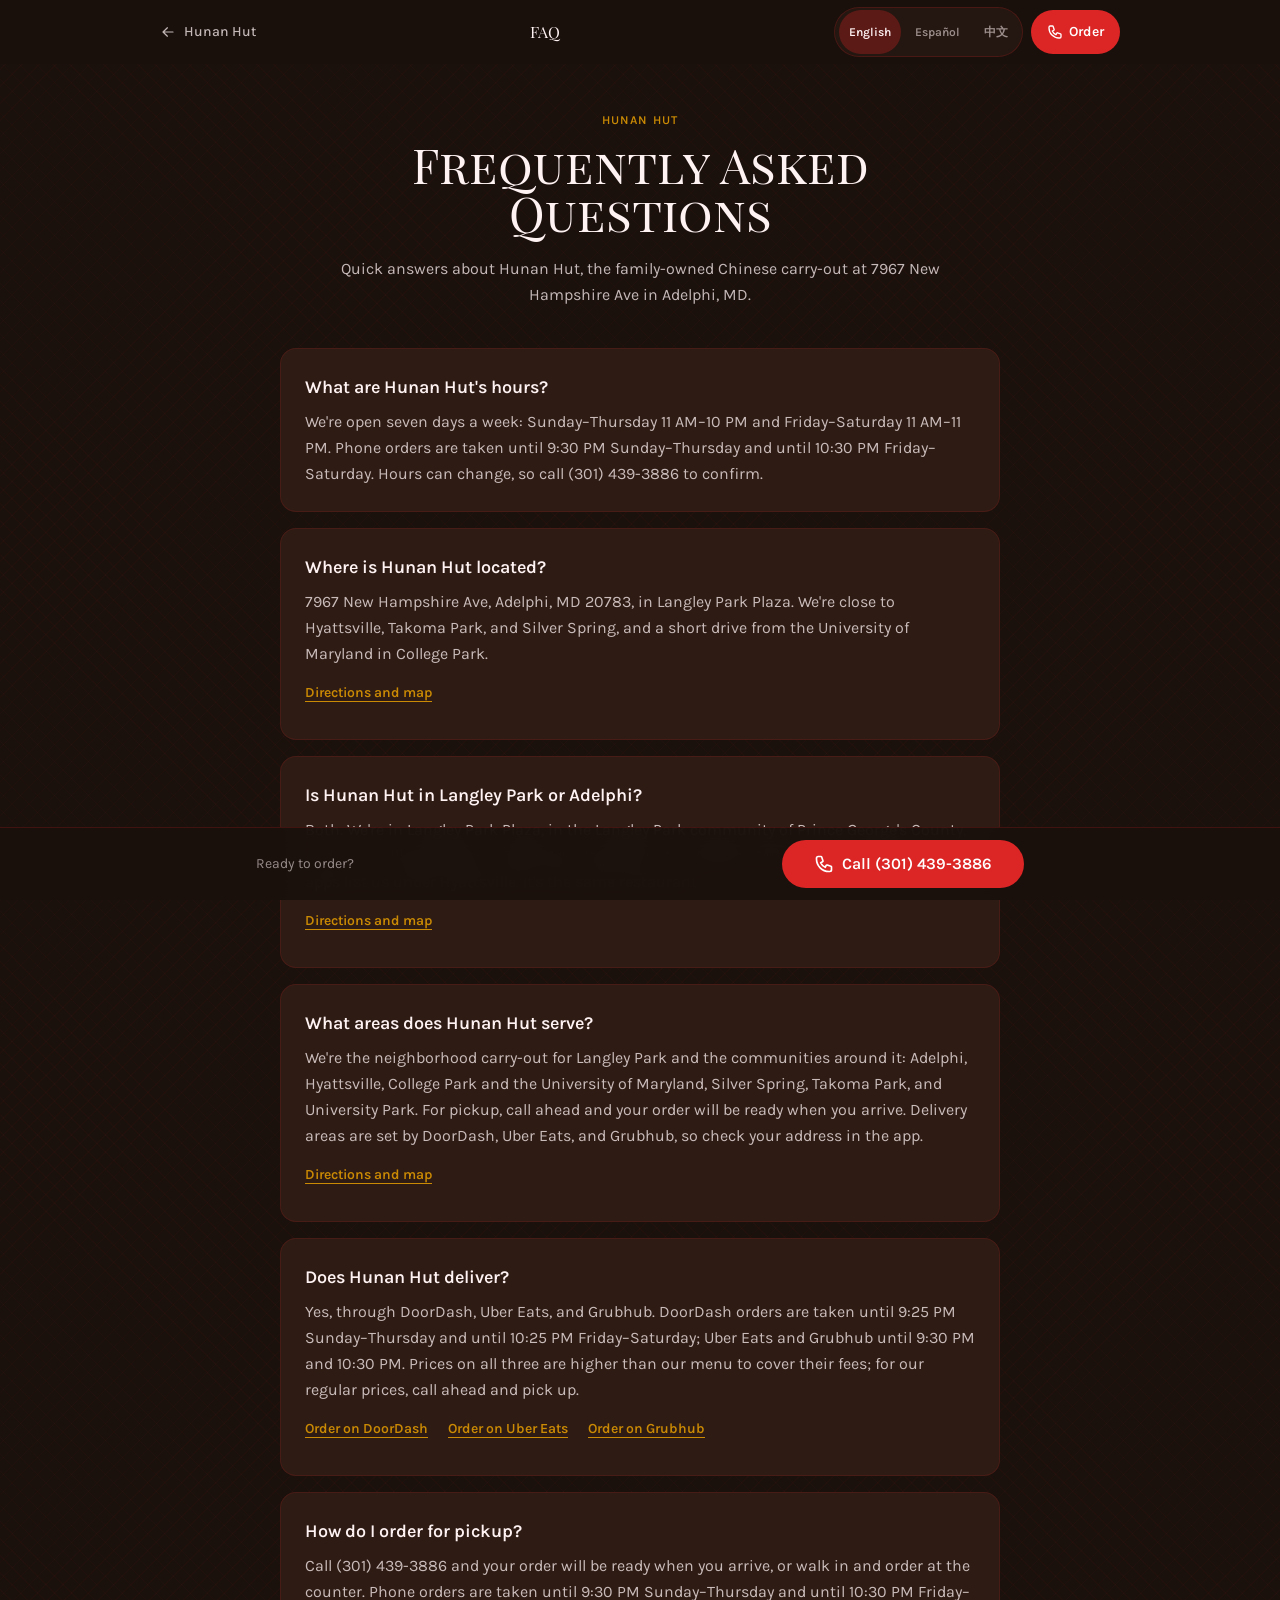
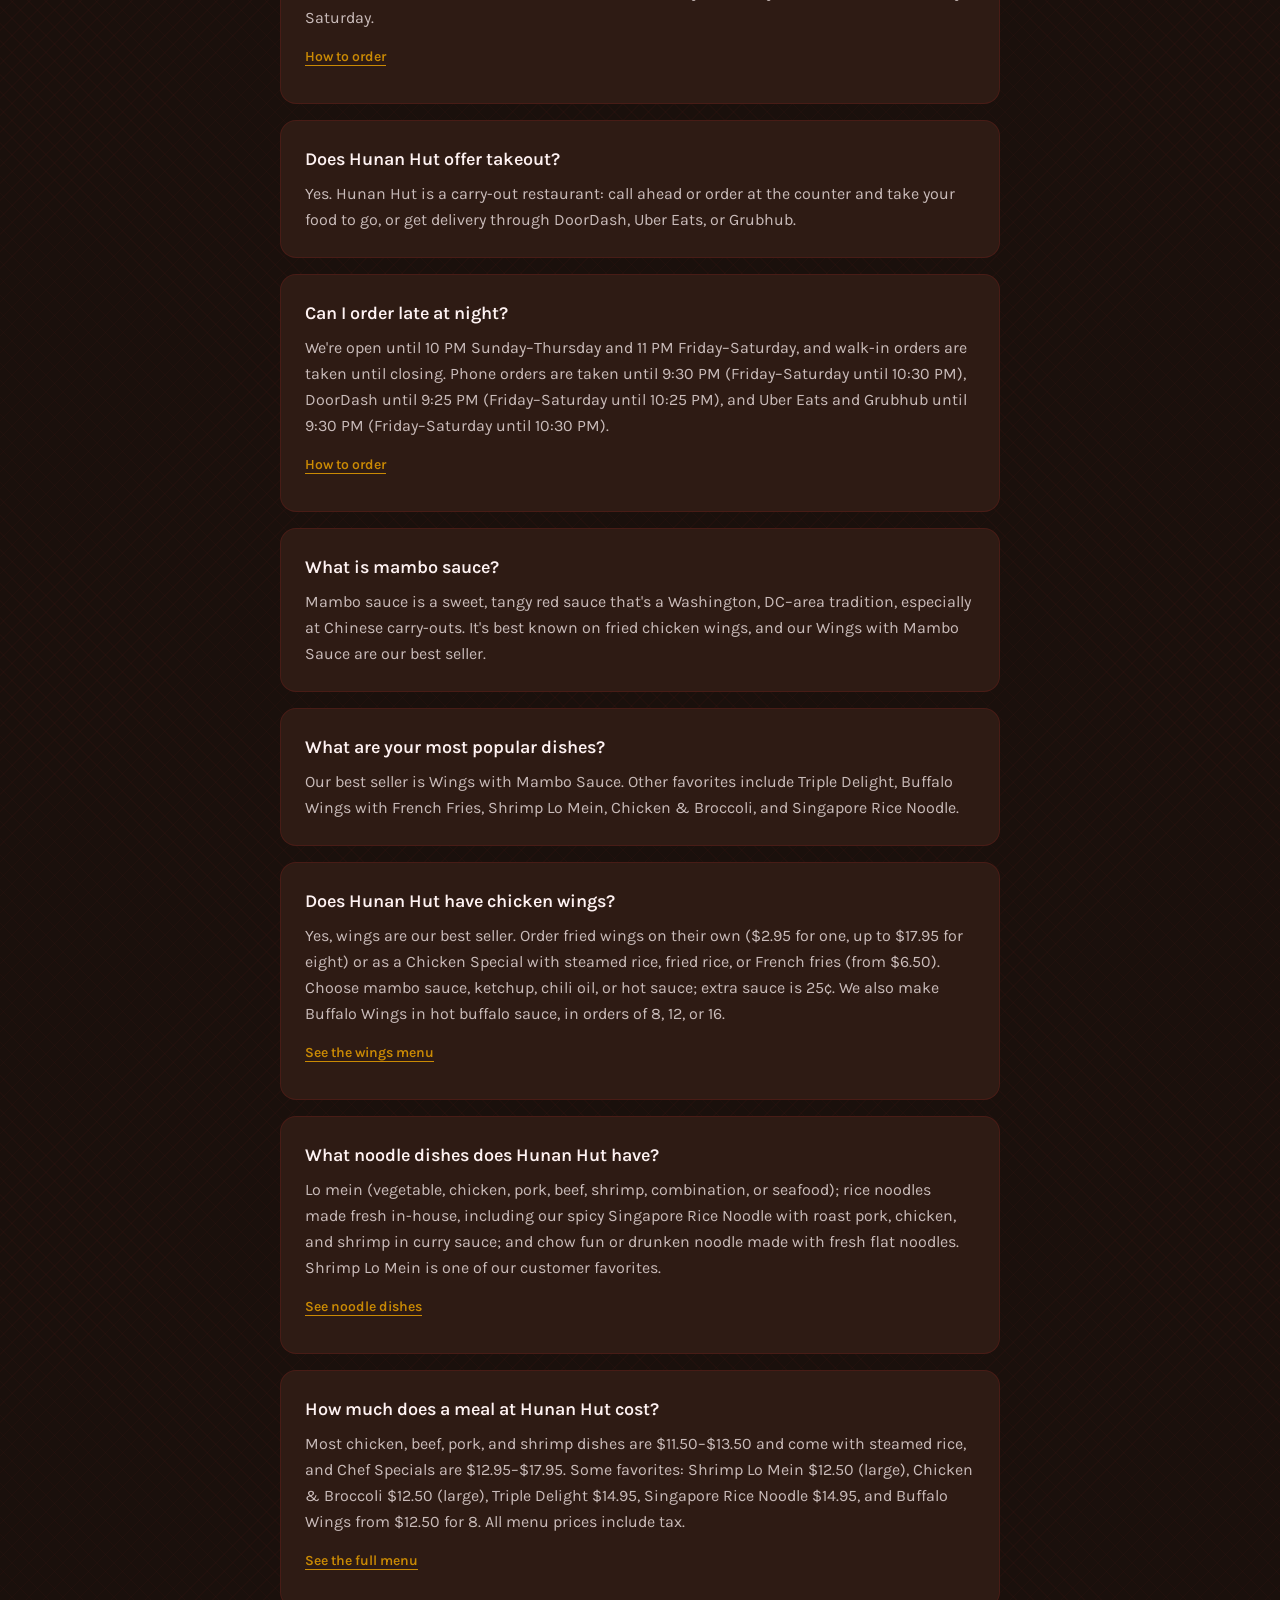
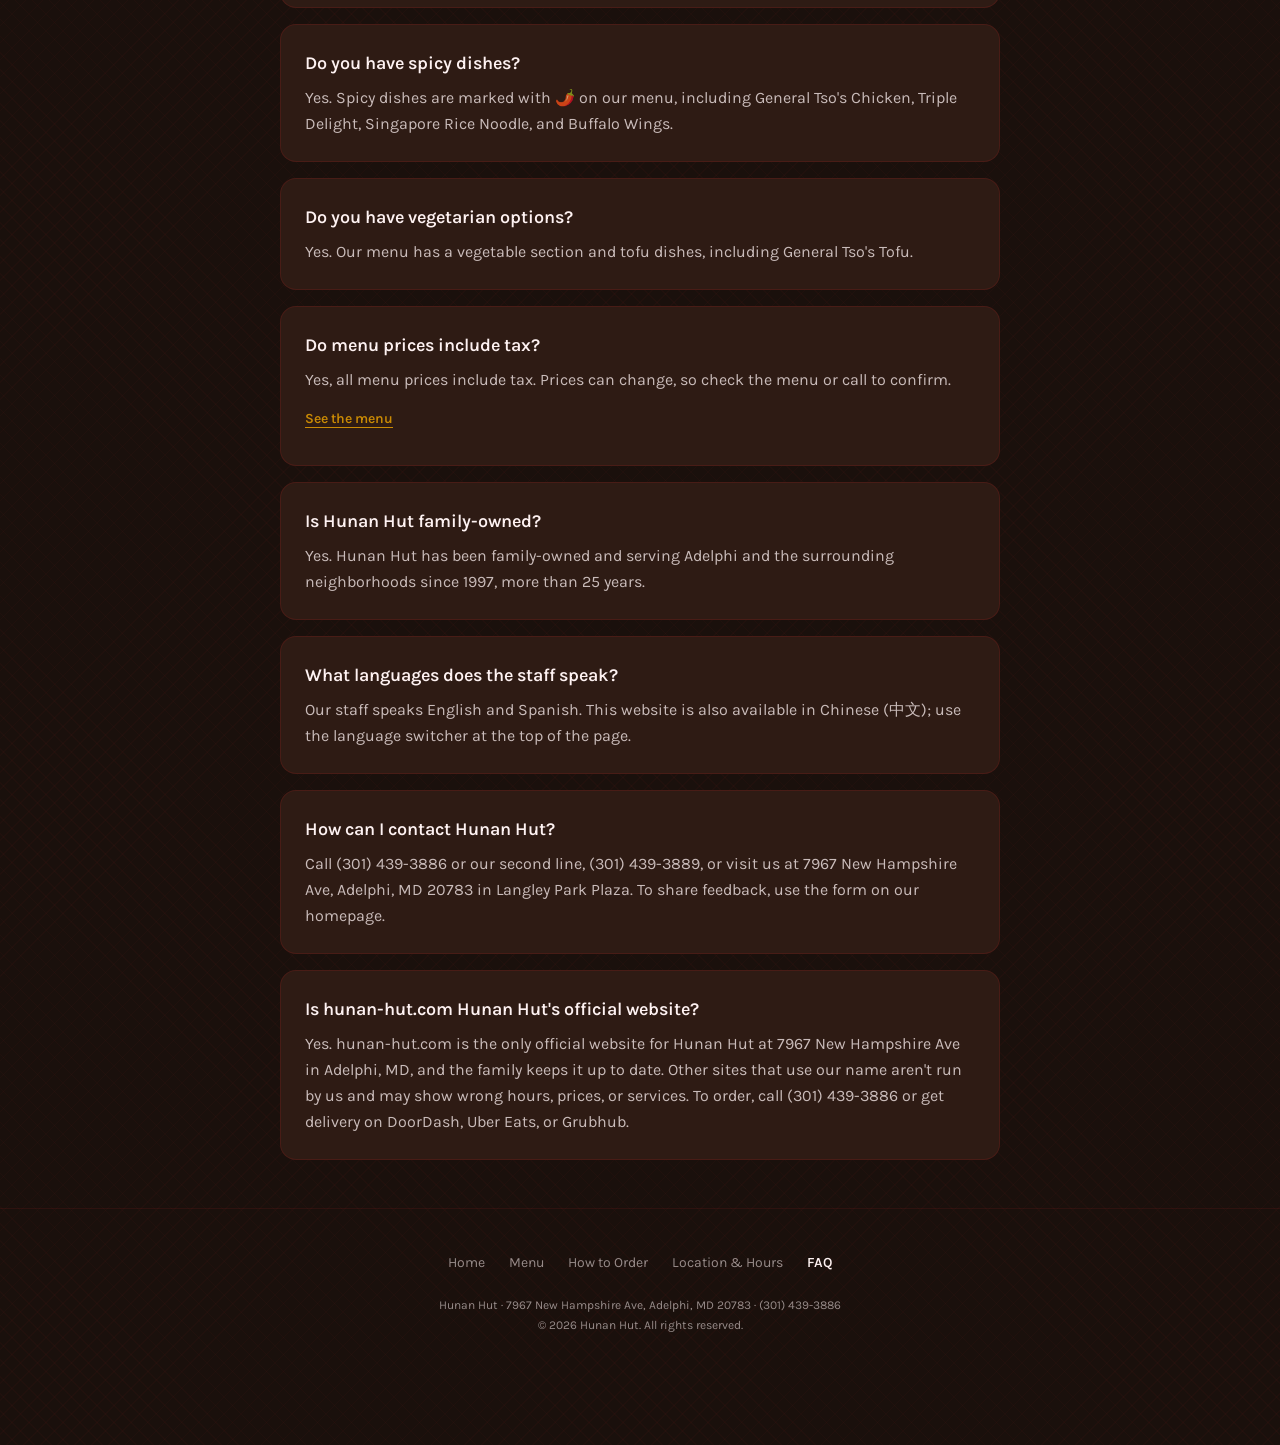
<file: faq/index.html>
<!DOCTYPE html>
<html lang="en">
<head>
  <meta charset="UTF-8" />
  <meta name="viewport" content="width=device-width, initial-scale=1.0" />
  <title>Hunan Hut FAQ | Hours, Delivery &amp; Ordering in Adelphi, MD</title>
  <meta name="description" content="Answers about Hunan Hut in Langley Park &amp; Adelphi, MD: hours, late-night ordering, pickup, DoorDash, Uber Eats &amp; Grubhub delivery, wings, and prices.">
  <meta name="robots" content="index, follow">
  <link rel="canonical" href="https://hunan-hut.com/faq/">
  <link rel="icon" href="/favicon.ico" sizes="48x48">
  <link rel="icon" type="image/png" href="/icon-192.png" sizes="192x192">
  <link rel="apple-touch-icon" href="/apple-touch-icon.png">
  <meta property="og:type" content="website">
  <meta property="og:site_name" content="Hunan Hut">
  <meta property="og:title" content="Hunan Hut FAQ | Chinese Carry-Out in Adelphi, MD">
  <meta property="og:description" content="Hours, location, delivery, wings, mambo sauce, prices, and more — quick answers about Hunan Hut.">
  <meta property="og:url" content="https://hunan-hut.com/faq/">
  <meta property="og:image" content="https://hunan-hut.com/images/menu/wings-mambo.jpg">
  <meta property="og:image:alt" content="Crispy fried chicken wings with a cup of mambo sauce from Hunan Hut in Adelphi, MD">
  <meta name="twitter:card" content="summary_large_image">
  <link rel="preconnect" href="https://fonts.googleapis.com" />
  <link rel="preconnect" href="https://fonts.gstatic.com" crossorigin />
  <link href="https://fonts.googleapis.com/css2?family=Karla:wght@300;400;500;600;700&family=Playfair+Display+SC:wght@400;700&display=swap" rel="stylesheet" media="print" onload="this.media='all'" />
  <noscript><link href="https://fonts.googleapis.com/css2?family=Karla:wght@300;400;500;600;700&family=Playfair+Display+SC:wght@400;700&display=swap" rel="stylesheet" /></noscript>
  <link rel="stylesheet" href="../assets/tailwind.css">
  <style>
    @media (prefers-reduced-motion: reduce) {
      *, ::before, ::after { animation-duration: 0.01ms !important; transition-duration: 0.01ms !important; }
    }
    body { font-family: 'Karla', system-ui, sans-serif; background: #1A100C; color: #FEF2F2; }
    .pattern-bg {
      background-image:
        repeating-linear-gradient(45deg, rgba(220,38,38,0.03) 0px, rgba(220,38,38,0.03) 1px, transparent 1px, transparent 12px),
        repeating-linear-gradient(-45deg, rgba(220,38,38,0.03) 0px, rgba(220,38,38,0.03) 1px, transparent 1px, transparent 12px);
    }
    .nav-scrolled { box-shadow: 0 2px 20px rgba(0,0,0,0.6); }
  </style>
  <script type="application/ld+json">
  {
    "@context": "https://schema.org",
    "@type": "BreadcrumbList",
    "itemListElement": [
      { "@type": "ListItem", "position": 1, "name": "Hunan Hut", "item": "https://hunan-hut.com/" },
      { "@type": "ListItem", "position": 2, "name": "FAQ", "item": "https://hunan-hut.com/faq/" }
    ]
  }
  </script>
  <script type="application/ld+json">
  {
    "@context": "https://schema.org",
    "@type": "FAQPage",
    "mainEntity": [
      { "@type": "Question", "name": "What are Hunan Hut's hours?",
        "acceptedAnswer": { "@type": "Answer", "text": "We're open seven days a week: Sunday–Thursday 11 AM–10 PM and Friday–Saturday 11 AM–11 PM. Phone orders are taken until 9:30 PM Sunday–Thursday and until 10:30 PM Friday–Saturday. Hours can change, so call (301) 439-3886 to confirm." } },
      { "@type": "Question", "name": "Where is Hunan Hut located?",
        "acceptedAnswer": { "@type": "Answer", "text": "7967 New Hampshire Ave, Adelphi, MD 20783, in Langley Park Plaza. We're close to Hyattsville, Takoma Park, and Silver Spring, and a short drive from the University of Maryland in College Park." } },
      { "@type": "Question", "name": "Is Hunan Hut in Langley Park or Adelphi?",
        "acceptedAnswer": { "@type": "Answer", "text": "Both. We're in Langley Park Plaza, in the Langley Park community of Prince George's County, and our mailing address is 7967 New Hampshire Ave, Adelphi, MD 20783. Some delivery apps list us under Hyattsville. It's the same restaurant." } },
      { "@type": "Question", "name": "What areas does Hunan Hut serve?",
        "acceptedAnswer": { "@type": "Answer", "text": "We're the neighborhood carry-out for Langley Park and the communities around it: Adelphi, Hyattsville, College Park and the University of Maryland, Silver Spring, Takoma Park, and University Park. For pickup, call ahead and your order will be ready when you arrive. Delivery areas are set by DoorDash, Uber Eats, and Grubhub, so check your address in the app." } },
      { "@type": "Question", "name": "Does Hunan Hut deliver?",
        "acceptedAnswer": { "@type": "Answer", "text": "Yes, through DoorDash, Uber Eats, and Grubhub. DoorDash orders are taken until 9:25 PM Sunday–Thursday and until 10:25 PM Friday–Saturday; Uber Eats and Grubhub until 9:30 PM and 10:30 PM. Prices on all three are higher than our menu to cover their fees; for our regular prices, call ahead and pick up." } },
      { "@type": "Question", "name": "How do I order for pickup?",
        "acceptedAnswer": { "@type": "Answer", "text": "Call (301) 439-3886 and your order will be ready when you arrive, or walk in and order at the counter. Phone orders are taken until 9:30 PM Sunday–Thursday and until 10:30 PM Friday–Saturday." } },
      { "@type": "Question", "name": "Does Hunan Hut offer takeout?",
        "acceptedAnswer": { "@type": "Answer", "text": "Yes. Hunan Hut is a carry-out restaurant: call ahead or order at the counter and take your food to go, or get delivery through DoorDash, Uber Eats, or Grubhub." } },
      { "@type": "Question", "name": "Can I order late at night?",
        "acceptedAnswer": { "@type": "Answer", "text": "We're open until 10 PM Sunday–Thursday and 11 PM Friday–Saturday, and walk-in orders are taken until closing. Phone orders are taken until 9:30 PM (Friday–Saturday until 10:30 PM), DoorDash until 9:25 PM (Friday–Saturday until 10:25 PM), and Uber Eats and Grubhub until 9:30 PM (Friday–Saturday until 10:30 PM)." } },
      { "@type": "Question", "name": "What is mambo sauce?",
        "acceptedAnswer": { "@type": "Answer", "text": "Mambo sauce is a sweet, tangy red sauce that's a Washington, DC–area tradition, especially at Chinese carry-outs. It's best known on fried chicken wings, and our Wings with Mambo Sauce are our best seller." } },
      { "@type": "Question", "name": "What are your most popular dishes?",
        "acceptedAnswer": { "@type": "Answer", "text": "Our best seller is Wings with Mambo Sauce. Other favorites include Triple Delight, Buffalo Wings with French Fries, Shrimp Lo Mein, Chicken & Broccoli, and Singapore Rice Noodle." } },
      { "@type": "Question", "name": "Does Hunan Hut have chicken wings?",
        "acceptedAnswer": { "@type": "Answer", "text": "Yes, wings are our best seller. Order fried wings on their own ($2.95 for one, up to $17.95 for eight) or as a Chicken Special with steamed rice, fried rice, or French fries (from $6.50). Choose mambo sauce, ketchup, chili oil, or hot sauce; extra sauce is 25¢. We also make Buffalo Wings in hot buffalo sauce, in orders of 8, 12, or 16." } },
      { "@type": "Question", "name": "What noodle dishes does Hunan Hut have?",
        "acceptedAnswer": { "@type": "Answer", "text": "Lo mein (vegetable, chicken, pork, beef, shrimp, combination, or seafood); rice noodles made fresh in-house, including our spicy Singapore Rice Noodle with roast pork, chicken, and shrimp in curry sauce; and chow fun or drunken noodle made with fresh flat noodles. Shrimp Lo Mein is one of our customer favorites." } },
      { "@type": "Question", "name": "How much does a meal at Hunan Hut cost?",
        "acceptedAnswer": { "@type": "Answer", "text": "Most chicken, beef, pork, and shrimp dishes are $11.50–$13.50 and come with steamed rice, and Chef Specials are $12.95–$17.95. Some favorites: Shrimp Lo Mein $12.50 (large), Chicken & Broccoli $12.50 (large), Triple Delight $14.95, Singapore Rice Noodle $14.95, and Buffalo Wings from $12.50 for 8. All menu prices include tax." } },
      { "@type": "Question", "name": "Do you have spicy dishes?",
        "acceptedAnswer": { "@type": "Answer", "text": "Yes. Spicy dishes are marked with 🌶️ on our menu, including General Tso's Chicken, Triple Delight, Singapore Rice Noodle, and Buffalo Wings." } },
      { "@type": "Question", "name": "Do you have vegetarian options?",
        "acceptedAnswer": { "@type": "Answer", "text": "Yes. Our menu has a vegetable section and tofu dishes, including General Tso's Tofu." } },
      { "@type": "Question", "name": "Do menu prices include tax?",
        "acceptedAnswer": { "@type": "Answer", "text": "Yes, all menu prices include tax. Prices can change, so check the menu or call to confirm." } },
      { "@type": "Question", "name": "Is Hunan Hut family-owned?",
        "acceptedAnswer": { "@type": "Answer", "text": "Yes. Hunan Hut has been family-owned and serving Adelphi and the surrounding neighborhoods since 1997, more than 25 years." } },
      { "@type": "Question", "name": "What languages does the staff speak?",
        "acceptedAnswer": { "@type": "Answer", "text": "Our staff speaks English and Spanish. This website is also available in Chinese (中文); use the language switcher at the top of the page." } },
      { "@type": "Question", "name": "How can I contact Hunan Hut?",
        "acceptedAnswer": { "@type": "Answer", "text": "Call (301) 439-3886 or our second line, (301) 439-3889, or visit us at 7967 New Hampshire Ave, Adelphi, MD 20783 in Langley Park Plaza. To share feedback, use the form on our homepage." } },
      { "@type": "Question", "name": "Is hunan-hut.com Hunan Hut's official website?",
        "acceptedAnswer": { "@type": "Answer", "text": "Yes. hunan-hut.com is the only official website for Hunan Hut at 7967 New Hampshire Ave in Adelphi, MD, and the family keeps it up to date. Other sites that use our name aren't run by us and may show wrong hours, prices, or services. To order, call (301) 439-3886 or get delivery on DoorDash, Uber Eats, or Grubhub." } }
    ]
  }
  </script>
</head>
<body class="bg-brand-darker pattern-bg">

  <!-- ── NAV ──────────────────────────────────────────────────────────── -->
  <nav id="navbar" aria-label="Main navigation" class="fixed top-0 left-0 right-0 z-50 bg-brand-darker/95 backdrop-blur-md transition-all duration-300">
    <div class="max-w-5xl mx-auto px-4 sm:px-6 lg:px-8">
      <div class="flex items-center justify-between h-16">
        <a href="../" aria-label="Back to Hunan Hut home" class="flex items-center gap-2 min-h-[44px] min-w-[44px] text-brand-cream/75 hover:text-brand-cream transition-colors focus:outline-none focus-visible:ring-2 focus-visible:ring-brand-gold rounded">
          <svg viewBox="0 0 20 20" fill="currentColor" class="w-4 h-4" aria-hidden="true">
            <path fill-rule="evenodd" d="M17 10a.75.75 0 01-.75.75H5.612l4.158 3.96a.75.75 0 11-1.04 1.08l-5.5-5.25a.75.75 0 010-1.08l5.5-5.25a.75.75 0 111.04 1.08L5.612 9.25H16.25A.75.75 0 0117 10z" clip-rule="evenodd"/>
          </svg>
          <span class="hidden min-[390px]:inline text-sm font-medium whitespace-nowrap">Hunan Hut</span>
        </a>
        <span class="hidden sm:block font-display text-brand-cream text-base" data-i18n="nav_page">FAQ</span>
        <div class="flex items-center gap-2">
          <div class="flex items-center gap-1 bg-brand-dark/60 rounded-full px-1 py-0.5 border border-brand-red/20" role="group" aria-label="Language selector">
            <button id="lang-en" onclick="setLang('en')" aria-label="English"
              class="text-xs font-semibold px-2.5 min-h-[44px] whitespace-nowrap inline-flex items-center justify-center rounded-full transition-colors focus:outline-none focus-visible:ring-2 focus-visible:ring-brand-gold text-brand-cream bg-brand-red/30">
              <span class="sm:hidden">EN</span><span class="hidden sm:inline">English</span>
            </button>
            <button id="lang-es" onclick="setLang('es')" aria-label="Español"
              class="text-xs font-semibold px-2.5 min-h-[44px] whitespace-nowrap inline-flex items-center justify-center rounded-full transition-colors focus:outline-none focus-visible:ring-2 focus-visible:ring-brand-gold text-brand-cream/55">
              <span class="sm:hidden">ES</span><span class="hidden sm:inline">Español</span>
            </button>
            <button id="lang-zh" onclick="setLang('zh')" aria-label="中文"
              class="text-xs font-semibold px-2.5 min-h-[44px] whitespace-nowrap inline-flex items-center justify-center rounded-full transition-colors focus:outline-none focus-visible:ring-2 focus-visible:ring-brand-gold text-brand-cream/55">
              中文
            </button>
          </div>
          <a href="tel:+13014393886"
            class="bg-brand-red hover:bg-red-700 text-white text-sm font-semibold px-4 py-2 rounded-full min-h-[44px] flex items-center gap-1.5 transition-colors focus:outline-none focus-visible:ring-2 focus-visible:ring-brand-gold">
            <svg viewBox="0 0 24 24" class="w-4 h-4" fill="none" stroke="currentColor" stroke-width="2" aria-hidden="true">
              <path stroke-linecap="round" stroke-linejoin="round" d="M3 5a2 2 0 012-2h3.28a1 1 0 01.948.684l1.498 4.493a1 1 0 01-.502 1.21l-2.257 1.13a11.042 11.042 0 005.516 5.516l1.13-2.257a1 1 0 011.21-.502l4.493 1.498a1 1 0 01.684.949V19a2 2 0 01-2 2h-1C9.716 21 3 14.284 3 6V5z"/>
            </svg>
            <span data-i18n="nav_order">Order</span>
          </a>
        </div>
      </div>
    </div>
  </nav>

  <main id="main" class="max-w-3xl mx-auto px-4 sm:px-6 pt-28 pb-12">

    <!-- ── PAGE HEADER ─────────────────────────────────────────────────── -->
    <header class="text-center mb-10">
      <p class="text-brand-gold text-xs font-semibold tracking-widest uppercase mb-3">Hunan Hut</p>
      <h1 class="font-display text-4xl sm:text-5xl text-brand-cream mb-5" data-i18n="faq_h1">Frequently Asked Questions</h1>
      <p class="text-brand-cream/75 leading-relaxed max-w-2xl mx-auto" data-i18n="faq_intro">Quick answers about Hunan Hut, the family-owned Chinese carry-out at 7967 New Hampshire Ave in Adelphi, MD.</p>
    </header>

    <!-- ── Q&A (all answers visible — no JS needed to read them) ──────── -->
    <div class="space-y-4">

      <section class="bg-brand-dark border border-brand-red/15 rounded-2xl p-6">
        <h2 class="text-brand-cream font-semibold text-lg mb-2" data-i18n="faq_q1">What are Hunan Hut's hours?</h2>
        <p class="text-brand-cream/75 leading-relaxed" data-i18n="faq_a1">We're open seven days a week: Sunday–Thursday 11 AM–10 PM and Friday–Saturday 11 AM–11 PM. Phone orders are taken until 9:30 PM Sunday–Thursday and until 10:30 PM Friday–Saturday. Hours can change, so call (301) 439-3886 to confirm.</p>
      </section>

      <section class="bg-brand-dark border border-brand-red/15 rounded-2xl p-6">
        <h2 class="text-brand-cream font-semibold text-lg mb-2" data-i18n="faq_q2">Where is Hunan Hut located?</h2>
        <p class="text-brand-cream/75 leading-relaxed" data-i18n="faq_a2">7967 New Hampshire Ave, Adelphi, MD 20783, in Langley Park Plaza. We're close to Hyattsville, Takoma Park, and Silver Spring, and a short drive from the University of Maryland in College Park.</p>
        <a href="../location/" class="inline-flex items-center mt-1 min-h-[44px] text-brand-gold hover:text-brand-goldLight text-sm font-semibold underline underline-offset-4 transition-colors focus:outline-none focus-visible:ring-2 focus-visible:ring-brand-gold rounded"><span data-i18n="faq_l2">Directions and map</span></a>
      </section>

      <section class="bg-brand-dark border border-brand-red/15 rounded-2xl p-6">
        <h2 class="text-brand-cream font-semibold text-lg mb-2" data-i18n="faq_q12">Is Hunan Hut in Langley Park or Adelphi?</h2>
        <p class="text-brand-cream/75 leading-relaxed" data-i18n="faq_a12">Both. We're in Langley Park Plaza, in the Langley Park community of Prince George's County, and our mailing address is 7967 New Hampshire Ave, Adelphi, MD 20783. Some delivery apps list us under Hyattsville. It's the same restaurant.</p>
        <a href="../location/" class="inline-flex items-center mt-1 min-h-[44px] text-brand-gold hover:text-brand-goldLight text-sm font-semibold underline underline-offset-4 transition-colors focus:outline-none focus-visible:ring-2 focus-visible:ring-brand-gold rounded"><span data-i18n="faq_l2">Directions and map</span></a>
      </section>

      <section class="bg-brand-dark border border-brand-red/15 rounded-2xl p-6">
        <h2 class="text-brand-cream font-semibold text-lg mb-2" data-i18n="faq_q13">What areas does Hunan Hut serve?</h2>
        <p class="text-brand-cream/75 leading-relaxed" data-i18n="faq_a13">We're the neighborhood carry-out for Langley Park and the communities around it: Adelphi, Hyattsville, College Park and the University of Maryland, Silver Spring, Takoma Park, and University Park. For pickup, call ahead and your order will be ready when you arrive. Delivery areas are set by DoorDash, Uber Eats, and Grubhub, so check your address in the app.</p>
        <a href="../location/" class="inline-flex items-center mt-1 min-h-[44px] text-brand-gold hover:text-brand-goldLight text-sm font-semibold underline underline-offset-4 transition-colors focus:outline-none focus-visible:ring-2 focus-visible:ring-brand-gold rounded"><span data-i18n="faq_l2">Directions and map</span></a>
      </section>

      <section class="bg-brand-dark border border-brand-red/15 rounded-2xl p-6">
        <h2 class="text-brand-cream font-semibold text-lg mb-2" data-i18n="faq_q3">Does Hunan Hut deliver?</h2>
        <p class="text-brand-cream/75 leading-relaxed" data-i18n="faq_a3">Yes, through DoorDash, Uber Eats, and Grubhub. DoorDash orders are taken until 9:25 PM Sunday–Thursday and until 10:25 PM Friday–Saturday; Uber Eats and Grubhub until 9:30 PM and 10:30 PM. Prices on all three are higher than our menu to cover their fees; for our regular prices, call ahead and pick up.</p>
        <span class="flex flex-wrap items-center gap-x-5">
          <a href="https://www.doordash.com/store/hunan-hut-hyattsville-37828137/85688749/" target="_blank" rel="noopener noreferrer" class="inline-flex items-center mt-1 min-h-[44px] text-brand-gold hover:text-brand-goldLight text-sm font-semibold underline underline-offset-4 transition-colors focus:outline-none focus-visible:ring-2 focus-visible:ring-brand-gold rounded"><span data-i18n="faq_l3">Order on DoorDash</span></a>
          <a href="https://www.ubereats.com/store/hunan-hut-7967-new-hampshire-ave/MPtkKogYWBaCLc2bOMifbw" target="_blank" rel="noopener noreferrer" class="inline-flex items-center mt-1 min-h-[44px] text-brand-gold hover:text-brand-goldLight text-sm font-semibold underline underline-offset-4 transition-colors focus:outline-none focus-visible:ring-2 focus-visible:ring-brand-gold rounded"><span data-i18n="faq_l3_ue">Order on Uber Eats</span></a>
          <a href="https://www.grubhub.com/restaurant/hunan-hut-7967-new-hampshire-ave-hyattsville/15664256" target="_blank" rel="noopener noreferrer" class="inline-flex items-center mt-1 min-h-[44px] text-brand-gold hover:text-brand-goldLight text-sm font-semibold underline underline-offset-4 transition-colors focus:outline-none focus-visible:ring-2 focus-visible:ring-brand-gold rounded"><span data-i18n="faq_l3_gh">Order on Grubhub</span></a>
        </span>
      </section>

      <section class="bg-brand-dark border border-brand-red/15 rounded-2xl p-6">
        <h2 class="text-brand-cream font-semibold text-lg mb-2" data-i18n="faq_q4">How do I order for pickup?</h2>
        <p class="text-brand-cream/75 leading-relaxed" data-i18n="faq_a4">Call (301) 439-3886 and your order will be ready when you arrive, or walk in and order at the counter. Phone orders are taken until 9:30 PM Sunday–Thursday and until 10:30 PM Friday–Saturday.</p>
        <a href="../order/" class="inline-flex items-center mt-1 min-h-[44px] text-brand-gold hover:text-brand-goldLight text-sm font-semibold underline underline-offset-4 transition-colors focus:outline-none focus-visible:ring-2 focus-visible:ring-brand-gold rounded"><span data-i18n="faq_l4">How to order</span></a>
      </section>

      <section class="bg-brand-dark border border-brand-red/15 rounded-2xl p-6">
        <h2 class="text-brand-cream font-semibold text-lg mb-2" data-i18n="faq_q14">Does Hunan Hut offer takeout?</h2>
        <p class="text-brand-cream/75 leading-relaxed" data-i18n="faq_a14">Yes. Hunan Hut is a carry-out restaurant: call ahead or order at the counter and take your food to go, or get delivery through DoorDash, Uber Eats, or Grubhub.</p>
      </section>

      <section class="bg-brand-dark border border-brand-red/15 rounded-2xl p-6">
        <h2 class="text-brand-cream font-semibold text-lg mb-2" data-i18n="faq_q15">Can I order late at night?</h2>
        <p class="text-brand-cream/75 leading-relaxed" data-i18n="faq_a15">We're open until 10 PM Sunday–Thursday and 11 PM Friday–Saturday, and walk-in orders are taken until closing. Phone orders are taken until 9:30 PM (Friday–Saturday until 10:30 PM), DoorDash until 9:25 PM (Friday–Saturday until 10:25 PM), and Uber Eats and Grubhub until 9:30 PM (Friday–Saturday until 10:30 PM).</p>
        <a href="../order/" class="inline-flex items-center mt-1 min-h-[44px] text-brand-gold hover:text-brand-goldLight text-sm font-semibold underline underline-offset-4 transition-colors focus:outline-none focus-visible:ring-2 focus-visible:ring-brand-gold rounded"><span data-i18n="faq_l4">How to order</span></a>
      </section>

      <section class="bg-brand-dark border border-brand-red/15 rounded-2xl p-6">
        <h2 class="text-brand-cream font-semibold text-lg mb-2" data-i18n="faq_q5">What is mambo sauce?</h2>
        <p class="text-brand-cream/75 leading-relaxed" data-i18n="faq_a5">Mambo sauce is a sweet, tangy red sauce that's a Washington, DC–area tradition, especially at Chinese carry-outs. It's best known on fried chicken wings, and our Wings with Mambo Sauce are our best seller.</p>
      </section>

      <section class="bg-brand-dark border border-brand-red/15 rounded-2xl p-6">
        <h2 class="text-brand-cream font-semibold text-lg mb-2" data-i18n="faq_q6">What are your most popular dishes?</h2>
        <p class="text-brand-cream/75 leading-relaxed" data-i18n="faq_a6">Our best seller is Wings with Mambo Sauce. Other favorites include Triple Delight, Buffalo Wings with French Fries, Shrimp Lo Mein, Chicken &amp; Broccoli, and Singapore Rice Noodle.</p>
      </section>

      <section class="bg-brand-dark border border-brand-red/15 rounded-2xl p-6">
        <h2 class="text-brand-cream font-semibold text-lg mb-2" data-i18n="faq_q16">Does Hunan Hut have chicken wings?</h2>
        <p class="text-brand-cream/75 leading-relaxed" data-i18n="faq_a16">Yes, wings are our best seller. Order fried wings on their own ($2.95 for one, up to $17.95 for eight) or as a Chicken Special with steamed rice, fried rice, or French fries (from $6.50). Choose mambo sauce, ketchup, chili oil, or hot sauce; extra sauce is 25¢. We also make Buffalo Wings in hot buffalo sauce, in orders of 8, 12, or 16.</p>
        <a href="../menu/#cat-wings" class="inline-flex items-center mt-1 min-h-[44px] text-brand-gold hover:text-brand-goldLight text-sm font-semibold underline underline-offset-4 transition-colors focus:outline-none focus-visible:ring-2 focus-visible:ring-brand-gold rounded"><span data-i18n="faq_l16">See the wings menu</span></a>
      </section>

      <section class="bg-brand-dark border border-brand-red/15 rounded-2xl p-6">
        <h2 class="text-brand-cream font-semibold text-lg mb-2" data-i18n="faq_q17">What noodle dishes does Hunan Hut have?</h2>
        <p class="text-brand-cream/75 leading-relaxed" data-i18n="faq_a17">Lo mein (vegetable, chicken, pork, beef, shrimp, combination, or seafood); rice noodles made fresh in-house, including our spicy Singapore Rice Noodle with roast pork, chicken, and shrimp in curry sauce; and chow fun or drunken noodle made with fresh flat noodles. Shrimp Lo Mein is one of our customer favorites.</p>
        <a href="../menu/#cat-lomein" class="inline-flex items-center mt-1 min-h-[44px] text-brand-gold hover:text-brand-goldLight text-sm font-semibold underline underline-offset-4 transition-colors focus:outline-none focus-visible:ring-2 focus-visible:ring-brand-gold rounded"><span data-i18n="faq_l17">See noodle dishes</span></a>
      </section>

      <section class="bg-brand-dark border border-brand-red/15 rounded-2xl p-6">
        <h2 class="text-brand-cream font-semibold text-lg mb-2" data-i18n="faq_q18">How much does a meal at Hunan Hut cost?</h2>
        <p class="text-brand-cream/75 leading-relaxed" data-i18n="faq_a18">Most chicken, beef, pork, and shrimp dishes are $11.50–$13.50 and come with steamed rice, and Chef Specials are $12.95–$17.95. Some favorites: Shrimp Lo Mein $12.50 (large), Chicken &amp; Broccoli $12.50 (large), Triple Delight $14.95, Singapore Rice Noodle $14.95, and Buffalo Wings from $12.50 for 8. All menu prices include tax.</p>
        <a href="../menu/" class="inline-flex items-center mt-1 min-h-[44px] text-brand-gold hover:text-brand-goldLight text-sm font-semibold underline underline-offset-4 transition-colors focus:outline-none focus-visible:ring-2 focus-visible:ring-brand-gold rounded"><span data-i18n="faq_l18">See the full menu</span></a>
      </section>

      <section class="bg-brand-dark border border-brand-red/15 rounded-2xl p-6">
        <h2 class="text-brand-cream font-semibold text-lg mb-2" data-i18n="faq_q7">Do you have spicy dishes?</h2>
        <p class="text-brand-cream/75 leading-relaxed" data-i18n="faq_a7">Yes. Spicy dishes are marked with 🌶️ on our menu, including General Tso's Chicken, Triple Delight, Singapore Rice Noodle, and Buffalo Wings.</p>
      </section>

      <section class="bg-brand-dark border border-brand-red/15 rounded-2xl p-6">
        <h2 class="text-brand-cream font-semibold text-lg mb-2" data-i18n="faq_q8">Do you have vegetarian options?</h2>
        <p class="text-brand-cream/75 leading-relaxed" data-i18n="faq_a8">Yes. Our menu has a vegetable section and tofu dishes, including General Tso's Tofu.</p>
      </section>

      <section class="bg-brand-dark border border-brand-red/15 rounded-2xl p-6">
        <h2 class="text-brand-cream font-semibold text-lg mb-2" data-i18n="faq_q9">Do menu prices include tax?</h2>
        <p class="text-brand-cream/75 leading-relaxed" data-i18n="faq_a9">Yes, all menu prices include tax. Prices can change, so check the menu or call to confirm.</p>
        <a href="../menu/" class="inline-flex items-center mt-1 min-h-[44px] text-brand-gold hover:text-brand-goldLight text-sm font-semibold underline underline-offset-4 transition-colors focus:outline-none focus-visible:ring-2 focus-visible:ring-brand-gold rounded"><span data-i18n="faq_l9">See the menu</span></a>
      </section>

      <section class="bg-brand-dark border border-brand-red/15 rounded-2xl p-6">
        <h2 class="text-brand-cream font-semibold text-lg mb-2" data-i18n="faq_q10">Is Hunan Hut family-owned?</h2>
        <p class="text-brand-cream/75 leading-relaxed" data-i18n="faq_a10">Yes. Hunan Hut has been family-owned and serving Adelphi and the surrounding neighborhoods since 1997, more than 25 years.</p>
      </section>

      <section class="bg-brand-dark border border-brand-red/15 rounded-2xl p-6">
        <h2 class="text-brand-cream font-semibold text-lg mb-2" data-i18n="faq_q19">What languages does the staff speak?</h2>
        <p class="text-brand-cream/75 leading-relaxed" data-i18n="faq_a19">Our staff speaks English and Spanish. This website is also available in Chinese (中文); use the language switcher at the top of the page.</p>
      </section>

      <section class="bg-brand-dark border border-brand-red/15 rounded-2xl p-6">
        <h2 class="text-brand-cream font-semibold text-lg mb-2" data-i18n="faq_q20">How can I contact Hunan Hut?</h2>
        <p class="text-brand-cream/75 leading-relaxed" data-i18n="faq_a20">Call (301) 439-3886 or our second line, (301) 439-3889, or visit us at 7967 New Hampshire Ave, Adelphi, MD 20783 in Langley Park Plaza. To share feedback, use the form on our homepage.</p>
      </section>

      <section class="bg-brand-dark border border-brand-red/15 rounded-2xl p-6">
        <h2 class="text-brand-cream font-semibold text-lg mb-2" data-i18n="faq_q11">Is hunan-hut.com Hunan Hut's official website?</h2>
        <p class="text-brand-cream/75 leading-relaxed" data-i18n="faq_a11">Yes. hunan-hut.com is the only official website for Hunan Hut at 7967 New Hampshire Ave in Adelphi, MD, and the family keeps it up to date. Other sites that use our name aren't run by us and may show wrong hours, prices, or services. To order, call (301) 439-3886 or get delivery on DoorDash, Uber Eats, or Grubhub.</p>
      </section>

    </div>
  </main>

  <!-- ── FOOTER ──────────────────────────────────────────────────────── -->
  <footer class="border-t border-brand-red/10 pt-8 pb-28">
    <nav aria-label="Site pages" class="max-w-3xl mx-auto px-4 flex flex-wrap justify-center gap-x-2">
      <a href="../" data-i18n="pg_home" class="inline-flex items-center min-h-[44px] px-2 text-brand-cream/55 hover:text-brand-cream/75 text-sm transition-colors focus:outline-none focus-visible:ring-2 focus-visible:ring-brand-gold rounded">Home</a>
      <a href="../menu/" data-i18n="pg_menu" class="inline-flex items-center min-h-[44px] px-2 text-brand-cream/55 hover:text-brand-cream/75 text-sm transition-colors focus:outline-none focus-visible:ring-2 focus-visible:ring-brand-gold rounded">Menu</a>
      <a href="../order/" data-i18n="pg_order" class="inline-flex items-center min-h-[44px] px-2 text-brand-cream/55 hover:text-brand-cream/75 text-sm transition-colors focus:outline-none focus-visible:ring-2 focus-visible:ring-brand-gold rounded">How to Order</a>
      <a href="../location/" data-i18n="pg_location" class="inline-flex items-center min-h-[44px] px-2 text-brand-cream/55 hover:text-brand-cream/75 text-sm transition-colors focus:outline-none focus-visible:ring-2 focus-visible:ring-brand-gold rounded">Location &amp; Hours</a>
      <a href="./" aria-current="page" data-i18n="pg_faq" class="inline-flex items-center min-h-[44px] px-2 text-brand-cream text-sm font-semibold focus:outline-none focus-visible:ring-2 focus-visible:ring-brand-gold rounded">FAQ</a>
    </nav>
    <p class="text-center text-brand-cream/55 text-xs mt-3 px-4">Hunan Hut · 7967 New Hampshire Ave, Adelphi, MD 20783 · (301) 439-3886</p>
    <p class="text-center text-brand-cream/55 text-xs mt-1" data-i18n="footer_copy">© 2026 Hunan Hut. All rights reserved.</p>
  </footer>

  <!-- ── STICKY CALL BAR ────────────────────────────────────────────────── -->
  <div class="fixed bottom-0 left-0 right-0 z-40 bg-brand-darker/95 backdrop-blur-md border-t border-brand-red/20 px-4 py-3" style="padding-bottom:max(0.75rem, env(safe-area-inset-bottom))">
    <div class="max-w-3xl mx-auto flex items-center justify-between gap-4">
      <p class="text-brand-cream/55 text-sm hidden sm:block" data-i18n="ready_order">Ready to order?</p>
      <a href="tel:+13014393886"
        class="w-full sm:w-auto bg-brand-red hover:bg-red-700 text-white font-semibold text-base px-8 py-3 rounded-full min-h-[48px] flex items-center justify-center gap-2 transition-colors focus:outline-none focus-visible:ring-2 focus-visible:ring-brand-gold">
        <svg viewBox="0 0 24 24" class="w-5 h-5" fill="none" stroke="currentColor" stroke-width="2" aria-hidden="true">
          <path stroke-linecap="round" stroke-linejoin="round" d="M3 5a2 2 0 012-2h3.28a1 1 0 01.948.684l1.498 4.493a1 1 0 01-.502 1.21l-2.257 1.13a11.042 11.042 0 005.516 5.516l1.13-2.257a1 1 0 011.21-.502l4.493 1.498a1 1 0 01.684.949V19a2 2 0 01-2 2h-1C9.716 21 3 14.284 3 6V5z"/>
        </svg>
        <span data-i18n="call_btn">Call (301) 439-3886</span>
      </a>
    </div>
  </div>

  <script>
    const navbar = document.getElementById('navbar');
    window.addEventListener('scroll', () => {
      navbar.classList.toggle('nav-scrolled', window.scrollY > 20);
    }, { passive: true });

    // ── i18n ────────────────────────────────────────────────────────────────
    const t = {
      en: {
        nav_page: "FAQ", nav_order: "Order",
        faq_h1: "Frequently Asked Questions",
        faq_intro: "Quick answers about Hunan Hut, the family-owned Chinese carry-out at 7967 New Hampshire Ave in Adelphi, MD.",
        faq_q1: "What are Hunan Hut's hours?",
        faq_a1: "We're open seven days a week: Sunday–Thursday 11 AM–10 PM and Friday–Saturday 11 AM–11 PM. Phone orders are taken until 9:30 PM Sunday–Thursday and until 10:30 PM Friday–Saturday. Hours can change, so call (301) 439-3886 to confirm.",
        faq_q2: "Where is Hunan Hut located?",
        faq_a2: "7967 New Hampshire Ave, Adelphi, MD 20783, in Langley Park Plaza. We're close to Hyattsville, Takoma Park, and Silver Spring, and a short drive from the University of Maryland in College Park.",
        faq_l2: "Directions and map",
        faq_q3: "Does Hunan Hut deliver?",
        faq_a3: "Yes, through DoorDash, Uber Eats, and Grubhub. DoorDash orders are taken until 9:25 PM Sunday–Thursday and until 10:25 PM Friday–Saturday; Uber Eats and Grubhub until 9:30 PM and 10:30 PM. Prices on all three are higher than our menu to cover their fees; for our regular prices, call ahead and pick up.",
        faq_l3: "Order on DoorDash",
        faq_l3_ue: "Order on Uber Eats",
        faq_l3_gh: "Order on Grubhub",
        faq_q4: "How do I order for pickup?",
        faq_a4: "Call (301) 439-3886 and your order will be ready when you arrive, or walk in and order at the counter. Phone orders are taken until 9:30 PM Sunday–Thursday and until 10:30 PM Friday–Saturday.",
        faq_l4: "How to order",
        faq_q5: "What is mambo sauce?",
        faq_a5: "Mambo sauce is a sweet, tangy red sauce that's a Washington, DC–area tradition, especially at Chinese carry-outs. It's best known on fried chicken wings, and our Wings with Mambo Sauce are our best seller.",
        faq_q6: "What are your most popular dishes?",
        faq_a6: "Our best seller is Wings with Mambo Sauce. Other favorites include Triple Delight, Buffalo Wings with French Fries, Shrimp Lo Mein, Chicken & Broccoli, and Singapore Rice Noodle.",
        faq_q7: "Do you have spicy dishes?",
        faq_a7: "Yes. Spicy dishes are marked with 🌶️ on our menu, including General Tso's Chicken, Triple Delight, Singapore Rice Noodle, and Buffalo Wings.",
        faq_q8: "Do you have vegetarian options?",
        faq_a8: "Yes. Our menu has a vegetable section and tofu dishes, including General Tso's Tofu.",
        faq_q9: "Do menu prices include tax?",
        faq_a9: "Yes, all menu prices include tax. Prices can change, so check the menu or call to confirm.",
        faq_l9: "See the menu",
        faq_q10: "Is Hunan Hut family-owned?",
        faq_a10: "Yes. Hunan Hut has been family-owned and serving Adelphi and the surrounding neighborhoods since 1997, more than 25 years.",
        faq_q11: "Is hunan-hut.com Hunan Hut's official website?",
        faq_a11: "Yes. hunan-hut.com is the only official website for Hunan Hut at 7967 New Hampshire Ave in Adelphi, MD, and the family keeps it up to date. Other sites that use our name aren't run by us and may show wrong hours, prices, or services. To order, call (301) 439-3886 or get delivery on DoorDash, Uber Eats, or Grubhub.",
        faq_q12: "Is Hunan Hut in Langley Park or Adelphi?",
        faq_a12: "Both. We're in Langley Park Plaza, in the Langley Park community of Prince George's County, and our mailing address is 7967 New Hampshire Ave, Adelphi, MD 20783. Some delivery apps list us under Hyattsville. It's the same restaurant.",
        faq_q13: "What areas does Hunan Hut serve?",
        faq_a13: "We're the neighborhood carry-out for Langley Park and the communities around it: Adelphi, Hyattsville, College Park and the University of Maryland, Silver Spring, Takoma Park, and University Park. For pickup, call ahead and your order will be ready when you arrive. Delivery areas are set by DoorDash, Uber Eats, and Grubhub, so check your address in the app.",
        faq_q14: "Does Hunan Hut offer takeout?",
        faq_a14: "Yes. Hunan Hut is a carry-out restaurant: call ahead or order at the counter and take your food to go, or get delivery through DoorDash, Uber Eats, or Grubhub.",
        faq_q15: "Can I order late at night?",
        faq_a15: "We're open until 10 PM Sunday–Thursday and 11 PM Friday–Saturday, and walk-in orders are taken until closing. Phone orders are taken until 9:30 PM (Friday–Saturday until 10:30 PM), DoorDash until 9:25 PM (Friday–Saturday until 10:25 PM), and Uber Eats and Grubhub until 9:30 PM (Friday–Saturday until 10:30 PM).",
        faq_q16: "Does Hunan Hut have chicken wings?",
        faq_a16: "Yes, wings are our best seller. Order fried wings on their own ($2.95 for one, up to $17.95 for eight) or as a Chicken Special with steamed rice, fried rice, or French fries (from $6.50). Choose mambo sauce, ketchup, chili oil, or hot sauce; extra sauce is 25¢. We also make Buffalo Wings in hot buffalo sauce, in orders of 8, 12, or 16.",
        faq_q17: "What noodle dishes does Hunan Hut have?",
        faq_a17: "Lo mein (vegetable, chicken, pork, beef, shrimp, combination, or seafood); rice noodles made fresh in-house, including our spicy Singapore Rice Noodle with roast pork, chicken, and shrimp in curry sauce; and chow fun or drunken noodle made with fresh flat noodles. Shrimp Lo Mein is one of our customer favorites.",
        faq_q18: "How much does a meal at Hunan Hut cost?",
        faq_a18: "Most chicken, beef, pork, and shrimp dishes are $11.50–$13.50 and come with steamed rice, and Chef Specials are $12.95–$17.95. Some favorites: Shrimp Lo Mein $12.50 (large), Chicken & Broccoli $12.50 (large), Triple Delight $14.95, Singapore Rice Noodle $14.95, and Buffalo Wings from $12.50 for 8. All menu prices include tax.",
        faq_q19: "What languages does the staff speak?",
        faq_a19: "Our staff speaks English and Spanish. This website is also available in Chinese (中文); use the language switcher at the top of the page.",
        faq_q20: "How can I contact Hunan Hut?",
        faq_a20: "Call (301) 439-3886 or our second line, (301) 439-3889, or visit us at 7967 New Hampshire Ave, Adelphi, MD 20783 in Langley Park Plaza. To share feedback, use the form on our homepage.",
        faq_l16: "See the wings menu",
        faq_l17: "See noodle dishes",
        faq_l18: "See the full menu",
        pg_home: "Home", pg_menu: "Menu", pg_order: "How to Order", pg_location: "Location & Hours", pg_faq: "FAQ",
        footer_copy: "© 2026 Hunan Hut. All rights reserved.",
        ready_order: "Ready to order?", call_btn: "Call (301) 439-3886",
      },
      es: {
        nav_page: "Preguntas Frecuentes", nav_order: "Ordenar",
        faq_h1: "Preguntas Frecuentes",
        faq_intro: "Respuestas rápidas sobre Hunan Hut, la comida china para llevar de negocio familiar en 7967 New Hampshire Ave, en Adelphi, MD.",
        faq_q1: "¿Cuál es el horario de Hunan Hut?",
        faq_a1: "Abrimos los siete días de la semana: domingo a jueves de 11 AM a 10 PM y viernes y sábado de 11 AM a 11 PM. Los pedidos por teléfono se aceptan hasta las 9:30 PM de domingo a jueves y hasta las 10:30 PM viernes y sábado. El horario puede cambiar, así que llama al (301) 439-3886 para confirmar.",
        faq_q2: "¿Dónde está Hunan Hut?",
        faq_a2: "En 7967 New Hampshire Ave, Adelphi, MD 20783, dentro de Langley Park Plaza. Estamos cerca de Hyattsville, Takoma Park y Silver Spring, y a poca distancia de la Universidad de Maryland en College Park.",
        faq_l2: "Cómo llegar y mapa",
        faq_q3: "¿Hunan Hut hace entregas a domicilio?",
        faq_a3: "Sí, a través de DoorDash, Uber Eats y Grubhub. Los pedidos por DoorDash se aceptan hasta las 9:25 PM de domingo a jueves y hasta las 10:25 PM viernes y sábado; en Uber Eats y Grubhub hasta las 9:30 PM y 10:30 PM. Los precios en las tres son más altos que nuestro menú para cubrir sus tarifas; para nuestros precios regulares, llama antes y recoge.",
        faq_l3: "Ordenar en DoorDash",
        faq_l3_ue: "Ordenar en Uber Eats",
        faq_l3_gh: "Ordenar en Grubhub",
        faq_q4: "¿Cómo ordeno para recoger?",
        faq_a4: "Llama al (301) 439-3886 y tu pedido estará listo cuando llegues, o ven y ordena en el mostrador. Los pedidos por teléfono se aceptan hasta las 9:30 PM de domingo a jueves y hasta las 10:30 PM viernes y sábado.",
        faq_l4: "Cómo ordenar",
        faq_q5: "¿Qué es la salsa mambo?",
        faq_a5: "La salsa mambo es una salsa roja, dulce y ácida, tradicional del área de Washington, DC, sobre todo en las comidas chinas para llevar. Es famosa con alitas de pollo fritas, y nuestras Alitas con Salsa Mambo son lo más vendido.",
        faq_q6: "¿Cuáles son sus platos más populares?",
        faq_a6: "Lo más vendido son las Alitas con Salsa Mambo. Otros favoritos son la Triple Delicia, las Alitas Buffalo con Papas Fritas, el Lo Mein de Camarón, el Pollo con Brócoli y los Fideos de Arroz Singapur.",
        faq_q7: "¿Tienen platos picantes?",
        faq_a7: "Sí. Los platos picantes están marcados con 🌶️ en nuestro menú, como el Pollo General Tso's, la Triple Delicia, los Fideos de Arroz Singapur y las Alitas Buffalo.",
        faq_q8: "¿Tienen opciones vegetarianas?",
        faq_a8: "Sí. Nuestro menú tiene una sección de vegetales y platos con tofu, como el Tofu General Tso's.",
        faq_q9: "¿Los precios del menú incluyen impuestos?",
        faq_a9: "Sí, todos los precios del menú incluyen impuestos. Los precios pueden cambiar, así que revisa el menú o llama para confirmar.",
        faq_l9: "Ver el menú",
        faq_q10: "¿Hunan Hut es un negocio familiar?",
        faq_a10: "Sí. Hunan Hut es un negocio familiar que sirve a Adelphi y a los vecindarios cercanos desde 1997, hace más de 25 años.",
        faq_q11: "¿hunan-hut.com es el sitio web oficial de Hunan Hut?",
        faq_a11: "Sí. hunan-hut.com es el único sitio web oficial de Hunan Hut en 7967 New Hampshire Ave, en Adelphi, MD, y la familia lo mantiene actualizado. Otros sitios que usan nuestro nombre no son nuestros y pueden mostrar horarios, precios o servicios incorrectos. Para ordenar, llama al (301) 439-3886 o pide a domicilio en DoorDash, Uber Eats o Grubhub.",
        faq_q12: "¿Hunan Hut está en Langley Park o en Adelphi?",
        faq_a12: "En los dos. Estamos en Langley Park Plaza, en la comunidad de Langley Park del condado de Prince George's, y nuestra dirección postal es 7967 New Hampshire Ave, Adelphi, MD 20783. Algunas apps de entrega nos muestran en Hyattsville. Es el mismo restaurante.",
        faq_q13: "¿Qué zonas atiende Hunan Hut?",
        faq_a13: "Somos la comida china para llevar del vecindario de Langley Park y sus alrededores: Adelphi, Hyattsville, College Park y la Universidad de Maryland, Silver Spring, Takoma Park y University Park. Para recoger, llama antes y tu pedido estará listo cuando llegues. Las zonas de entrega las fijan DoorDash, Uber Eats y Grubhub, así que revisa tu dirección en la app.",
        faq_q14: "¿Hunan Hut tiene comida para llevar?",
        faq_a14: "Sí. Hunan Hut es un restaurante de comida para llevar: llama antes u ordena en el mostrador y llévate tu comida, o pide a domicilio por DoorDash, Uber Eats o Grubhub.",
        faq_q15: "¿Puedo ordenar tarde en la noche?",
        faq_a15: "Abrimos hasta las 10 PM de domingo a jueves y hasta las 11 PM viernes y sábado, y si vienes en persona te atendemos hasta la hora de cierre. Los pedidos por teléfono se aceptan hasta las 9:30 PM (viernes y sábado hasta las 10:30 PM), por DoorDash hasta las 9:25 PM (viernes y sábado hasta las 10:25 PM) y por Uber Eats y Grubhub hasta las 9:30 PM (viernes y sábado hasta las 10:30 PM).",
        faq_q16: "¿Hunan Hut tiene alitas de pollo?",
        faq_a16: "Sí, las alitas son lo más vendido. Pídelas solas ($2.95 por una, hasta $17.95 por ocho) o como Especial de Pollo con arroz blanco, arroz frito o papas fritas (desde $6.50). Elige salsa mambo, kétchup, aceite de chile o salsa picante; la salsa extra cuesta 25¢. También preparamos Alitas Buffalo en salsa buffalo picante, en órdenes de 8, 12 o 16.",
        faq_q17: "¿Qué platos de fideos tiene Hunan Hut?",
        faq_a17: "Lo mein (de vegetales, pollo, cerdo, res, camarón, combinación o mariscos); fideos de arroz hechos en casa, incluidos nuestros picantes Fideos de Arroz Singapur con cerdo asado, pollo y camarón en salsa de curry; y chow fun o fideos borrachos hechos con fideos planos frescos. El Lo Mein de Camarón es uno de los favoritos de nuestros clientes.",
        faq_q18: "¿Cuánto cuesta una comida en Hunan Hut?",
        faq_a18: "La mayoría de los platos de pollo, res, cerdo y camarón cuestan entre $11.50 y $13.50 y vienen con arroz blanco, y los Especiales del Chef cuestan entre $12.95 y $17.95. Algunos favoritos: Lo Mein de Camarón $12.50 (grande), Pollo con Brócoli $12.50 (grande), Triple Delicia $14.95, Fideos de Arroz Singapur $14.95 y Alitas Buffalo desde $12.50 por 8. Todos los precios del menú incluyen impuestos.",
        faq_q19: "¿Qué idiomas habla el personal?",
        faq_a19: "Nuestro personal habla inglés y español. Este sitio web también está disponible en chino (中文); usa el selector de idioma en la parte superior de la página.",
        faq_q20: "¿Cómo me comunico con Hunan Hut?",
        faq_a20: "Llama al (301) 439-3886 o a nuestra segunda línea, (301) 439-3889, o visítanos en 7967 New Hampshire Ave, Adelphi, MD 20783, en Langley Park Plaza. Para dejarnos un comentario, usa el formulario de nuestra página principal.",
        faq_l16: "Ver el menú de alitas",
        faq_l17: "Ver los platos de fideos",
        faq_l18: "Ver el menú completo",
        pg_home: "Inicio", pg_menu: "Menú", pg_order: "Cómo Ordenar", pg_location: "Ubicación y Horario", pg_faq: "Preguntas Frecuentes",
        footer_copy: "© 2026 Hunan Hut. Todos los derechos reservados.",
        ready_order: "¿Listo para ordenar?", call_btn: "Llamar al (301) 439-3886",
      },
      zh: {
        nav_page: "常见问题", nav_order: "订餐",
        faq_h1: "常见问题",
        faq_intro: "关于 Hunan Hut 的常见问题解答。我们是位于马里兰州 Adelphi 7967 New Hampshire Ave 的家族经营中餐外卖店。",
        faq_q1: "Hunan Hut 的营业时间是？",
        faq_a1: "我们每周七天营业：周日至周四 11 AM–10 PM，周五至周六 11 AM–11 PM。电话订餐截止时间为周日至周四晚上 9:30，周五至周六晚上 10:30。营业时间可能调整，请致电 (301) 439-3886 确认。",
        faq_q2: "Hunan Hut 在哪里？",
        faq_a2: "7967 New Hampshire Ave, Adelphi, MD 20783，位于 Langley Park Plaza 内。离 Hyattsville、Takoma Park 和 Silver Spring 都很近，开车到 College Park 的马里兰大学也不远。",
        faq_l2: "交通路线和地图",
        faq_q3: "Hunan Hut 提供外送吗？",
        faq_a3: "有，通过 DoorDash、Uber Eats 和 Grubhub 外送。DoorDash 订单截止时间为周日至周四晚上 9:25，周五至周六晚上 10:25；Uber Eats 和 Grubhub 为晚上 9:30 和 10:30。三个平台的价格都高于我们的菜单价，用于支付平台费用；想享受原价，请提前来电并到店自取。",
        faq_l3: "在 DoorDash 下单",
        faq_l3_ue: "在 Uber Eats 下单",
        faq_l3_gh: "在 Grubhub 下单",
        faq_q4: "如何订餐自取？",
        faq_a4: "拨打 (301) 439-3886，到店即可取餐；也可以直接到店在柜台点餐。电话订餐截止时间为周日至周四晚上 9:30，周五至周六晚上 10:30。",
        faq_l4: "如何订餐",
        faq_q5: "什么是曼波酱？",
        faq_a5: "曼波酱是华盛顿特区一带的传统酱汁，酸甜、红色，在中餐外卖店尤其常见。它最常搭配炸鸡翅，我们的曼波酱鸡翅就是店里的销量冠军。",
        faq_q6: "你们最受欢迎的菜是什么？",
        faq_a6: "销量冠军是曼波酱鸡翅。其他人气菜还有三鲜大会、布法罗辣鸡翅配薯条、虾捞面、芥兰鸡和星洲米粉。",
        faq_q7: "有辣的菜吗？",
        faq_a7: "有。菜单上标有 🌶️ 的都是辣味菜品，包括左宗棠鸡、三鲜大会、星洲米粉和布法罗辣鸡翅。",
        faq_q8: "有素食选择吗？",
        faq_a8: "有。菜单上有蔬菜类菜品和豆腐菜品，包括左宗棠豆腐。",
        faq_q9: "菜单价格含税吗？",
        faq_a9: "是的，菜单价格均已含税。价格可能调整，请查看菜单或来电确认。",
        faq_l9: "查看菜单",
        faq_q10: "Hunan Hut 是家族经营的吗？",
        faq_a10: "是的。Hunan Hut 自1997年起由家族经营，服务 Adelphi 及周边社区已有25年多。",
        faq_q11: "hunan-hut.com 是 Hunan Hut 的官方网站吗？",
        faq_a11: "是的。hunan-hut.com 是位于 Adelphi 7967 New Hampshire Ave 的 Hunan Hut 唯一的官方网站，由我们家族负责更新。其他使用我们店名的网站并非由我们经营，可能显示错误的营业时间、价格或服务。订餐请致电 (301) 439-3886，或在 DoorDash、Uber Eats 或 Grubhub 下单外送。",
        faq_q12: "Hunan Hut 在 Langley Park 还是 Adelphi？",
        faq_a12: "两个说法都对。我们位于 Prince George's 县 Langley Park 社区的 Langley Park Plaza，邮寄地址是 7967 New Hampshire Ave, Adelphi, MD 20783。部分外送平台把我们列在 Hyattsville，其实是同一家店。",
        faq_q13: "Hunan Hut 服务哪些地区？",
        faq_a13: "我们是 Langley Park 及周边社区的街坊中餐外卖店，服务 Adelphi、Hyattsville、College Park 和马里兰大学、Silver Spring、Takoma Park 以及 University Park。自取请提前来电，到店即可取餐。外送范围由 DoorDash、Uber Eats 和 Grubhub 决定，请在 App 中查看您的地址。",
        faq_q14: "Hunan Hut 提供外带吗？",
        faq_a14: "提供。Hunan Hut 是一家中餐外卖店：提前来电或到柜台点餐后带走，也可以通过 DoorDash、Uber Eats 或 Grubhub 外送。",
        faq_q15: "深夜还能订餐吗？",
        faq_a15: "我们周日至周四营业到晚上 10 点，周五至周六营业到晚上 11 点，到店点餐营业时间内都可以。电话订餐截止到晚上 9:30（周五至周六 10:30），DoorDash 截止到晚上 9:25（周五至周六 10:25），Uber Eats 和 Grubhub 截止到晚上 9:30（周五至周六 10:30）。",
        faq_q16: "Hunan Hut 有炸鸡翅吗？",
        faq_a16: "有，鸡翅是我们的销量冠军。可以单点净炸鸡翅（1 只 $2.95，8 只 $17.95），也可以点配白饭、炒饭或薯条的炸鸡特餐（$6.50 起）。酱料可选曼波酱、番茄酱、辣椒油或辣酱，加酱 25¢。另有布法罗辣鸡翅，8、12 或 16 只一份。",
        faq_q17: "Hunan Hut 有哪些面食？",
        faq_a17: "捞面（素菜、鸡、猪、牛、虾、什锦或海鲜）；自家现做的米粉，包括辣味星洲米粉（叉烧、鸡肉、虾仁配咖喱酱）；以及用新鲜河粉做的河粉或醉面。虾捞面是顾客最喜欢的菜之一。",
        faq_q18: "在 Hunan Hut 吃一餐大概多少钱？",
        faq_a18: "大部分鸡肉、牛肉、猪肉和虾类菜品在 $11.50–$13.50 之间，并配白饭；主厨精选为 $12.95–$17.95。部分人气菜：虾捞面 $12.50（大份）、芥兰鸡 $12.50（大份）、三鲜大会 $14.95、星洲米粉 $14.95、布法罗辣鸡翅 8 只 $12.50 起。菜单价格均已含税。",
        faq_q19: "店员会说哪些语言？",
        faq_a19: "我们的店员会说英语和西班牙语。本网站也提供中文版，可用页面顶部的语言切换按钮切换。",
        faq_q20: "如何联系 Hunan Hut？",
        faq_a20: "请致电 (301) 439-3886 或第二条线路 (301) 439-3889，或到店：7967 New Hampshire Ave, Adelphi, MD 20783（Langley Park Plaza 内）。如需留言反馈，请使用首页上的表单。",
        faq_l16: "查看鸡翅菜单",
        faq_l17: "查看面食",
        faq_l18: "查看完整菜单",
        pg_home: "首页", pg_menu: "菜单", pg_order: "如何订餐", pg_location: "地址和营业时间", pg_faq: "常见问题",
        footer_copy: "© 2026 Hunan Hut。保留所有权利。",
        ready_order: "准备好订餐了吗？", call_btn: "致电 (301) 439-3886",
      }
    };

    function setLang(lang) {
      try { localStorage.setItem('hh-lang', lang); } catch (e) {} // remembered across pages
      document.documentElement.setAttribute('lang', lang);
      document.querySelectorAll('[data-i18n]').forEach(el => {
        const key = el.getAttribute('data-i18n');
        if (t[lang][key] !== undefined) el.textContent = t[lang][key];
      });
      ['en','es','zh'].forEach(code => {
        const btn = document.getElementById('lang-' + code);
        if (!btn) return;
        btn.classList.toggle('text-brand-cream', lang === code);
        btn.classList.toggle('bg-brand-red/30', lang === code);
        btn.classList.toggle('text-brand-cream/55', lang !== code);
      });
    }

    // Initial language: a ?lang= link wins, then the visitor's last choice on any page
    const urlLang = new URLSearchParams(window.location.search).get('lang');
    let savedLang = null;
    try { savedLang = localStorage.getItem('hh-lang'); } catch (e) {}
    const startLang = [urlLang, savedLang].find(l => ['en','es','zh'].includes(l));
    if (startLang) setLang(startLang);
  </script>
  <!-- Cloudflare Web Analytics --><script type='module' src='https://static.cloudflareinsights.com/beacon.min.js' data-cf-beacon='{"token": "90dade2e0686435e9443643fe495cb93"}'></script><!-- End Cloudflare Web Analytics -->
</body>
</html>
</file>
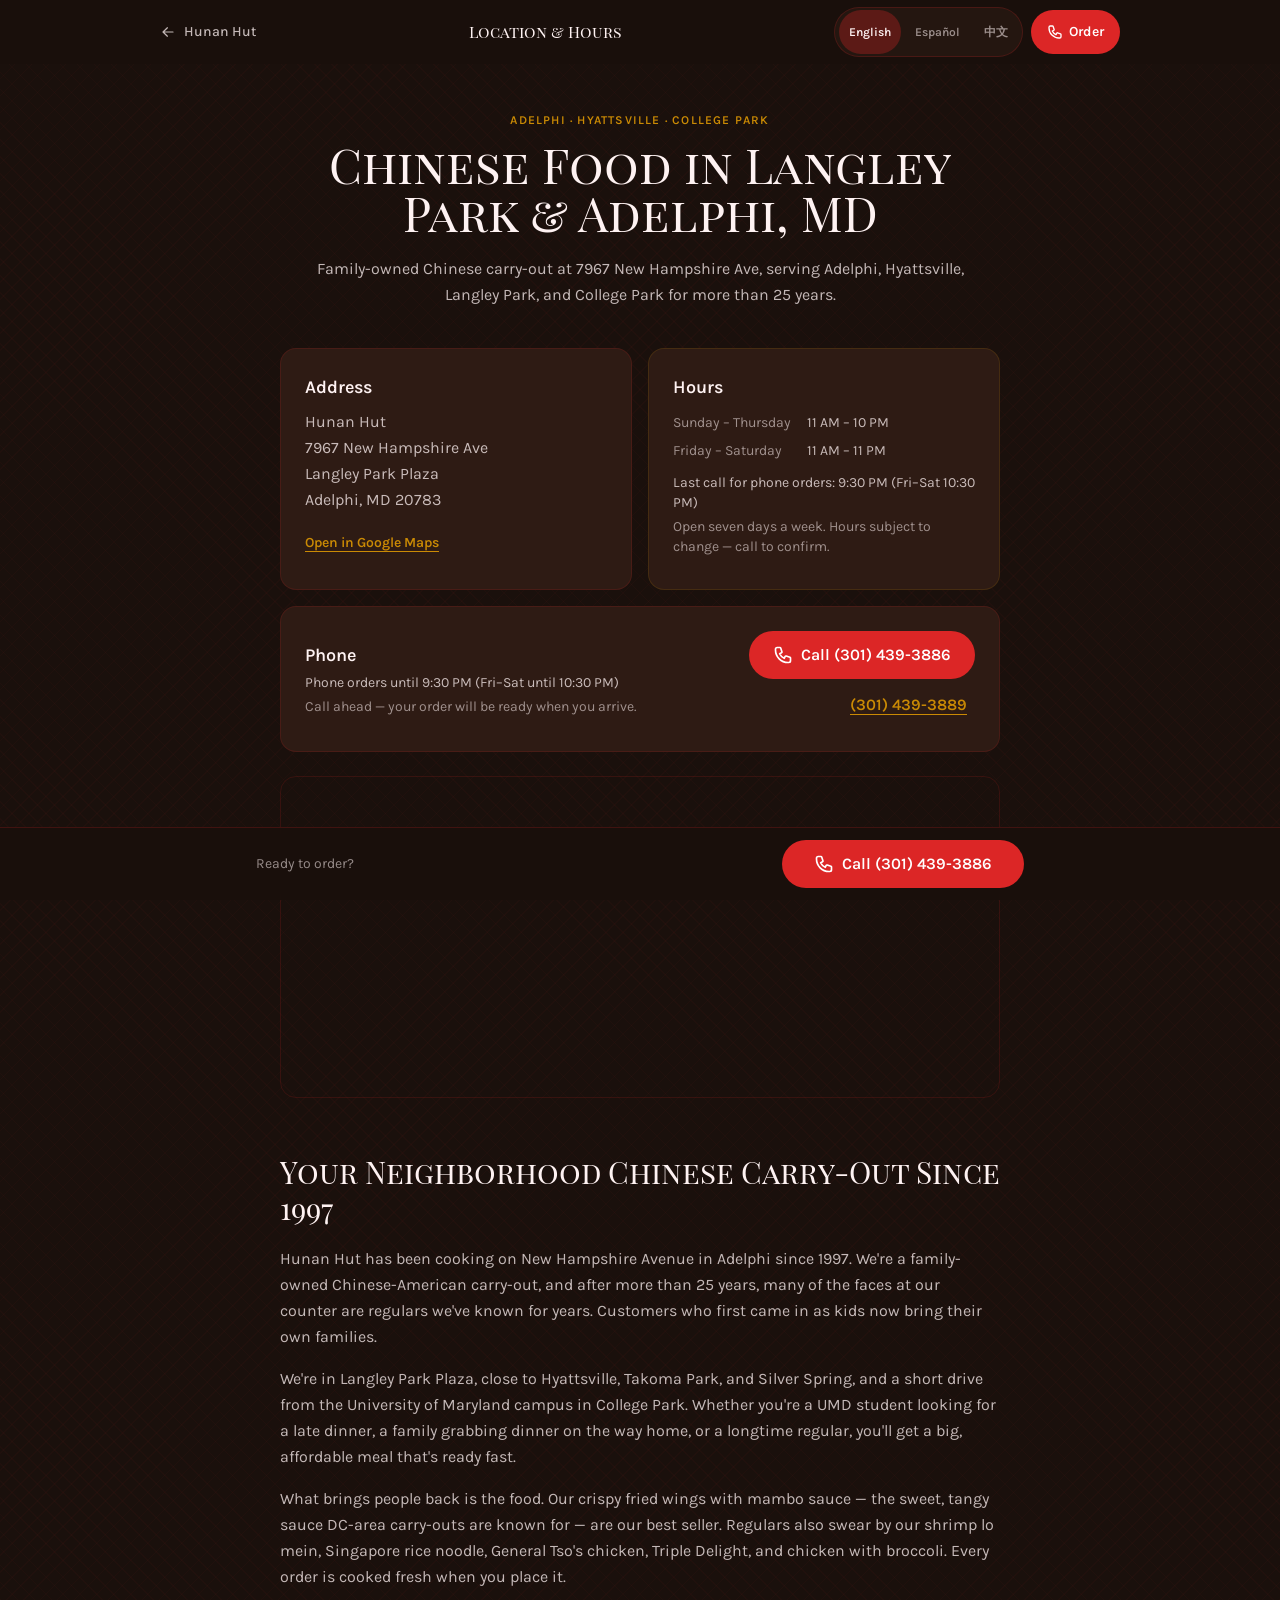
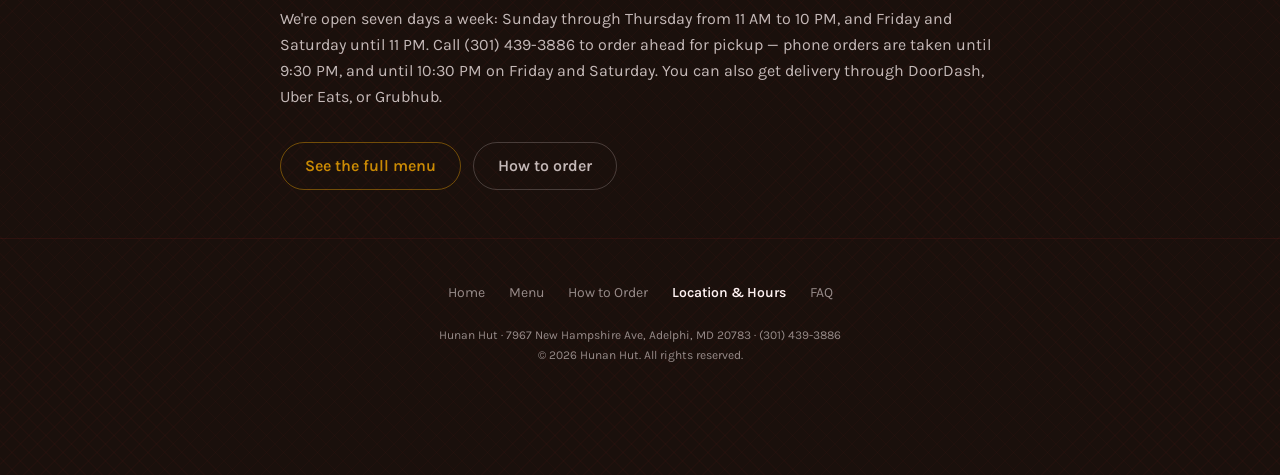
<file: location/index.html>
<!DOCTYPE html>
<html lang="en">
<head>
  <meta charset="UTF-8" />
  <meta name="viewport" content="width=device-width, initial-scale=1.0" />
  <title>Hunan Hut Hours &amp; Directions | Chinese Food in Adelphi, MD</title>
  <meta name="description" content="Family-owned Chinese carry-out in Langley Park Plaza, 7967 New Hampshire Ave, Adelphi, MD 20783, near Hyattsville &amp; College Park. Since 1997. Hours &amp; map.">
  <meta name="robots" content="index, follow">
  <link rel="canonical" href="https://hunan-hut.com/location/">
  <link rel="icon" href="/favicon.ico" sizes="48x48">
  <link rel="icon" type="image/png" href="/icon-192.png" sizes="192x192">
  <link rel="apple-touch-icon" href="/apple-touch-icon.png">
  <meta property="og:type" content="website">
  <meta property="og:site_name" content="Hunan Hut">
  <meta property="og:title" content="Chinese Food in Langley Park &amp; Adelphi, MD | Hunan Hut">
  <meta property="og:description" content="Family-owned Chinese carry-out in Langley Park Plaza, 7967 New Hampshire Ave, Adelphi, MD. Open 7 days. Hours, map, and directions.">
  <meta property="og:url" content="https://hunan-hut.com/location/">
  <meta property="og:image" content="https://hunan-hut.com/images/menu/wings-mambo.jpg">
  <meta property="og:image:alt" content="Crispy fried chicken wings with a cup of mambo sauce from Hunan Hut in Adelphi, MD">
  <meta name="twitter:card" content="summary_large_image">
  <link rel="preconnect" href="https://fonts.googleapis.com" />
  <link rel="preconnect" href="https://fonts.gstatic.com" crossorigin />
  <link href="https://fonts.googleapis.com/css2?family=Karla:wght@300;400;500;600;700&family=Playfair+Display+SC:wght@400;700&display=swap" rel="stylesheet" media="print" onload="this.media='all'" />
  <noscript><link href="https://fonts.googleapis.com/css2?family=Karla:wght@300;400;500;600;700&family=Playfair+Display+SC:wght@400;700&display=swap" rel="stylesheet" /></noscript>
  <link rel="stylesheet" href="../assets/tailwind.css">
  <style>
    @media (prefers-reduced-motion: reduce) {
      *, ::before, ::after { animation-duration: 0.01ms !important; transition-duration: 0.01ms !important; }
    }
    body { font-family: 'Karla', system-ui, sans-serif; background: #1A100C; color: #FEF2F2; }
    .pattern-bg {
      background-image:
        repeating-linear-gradient(45deg, rgba(220,38,38,0.03) 0px, rgba(220,38,38,0.03) 1px, transparent 1px, transparent 12px),
        repeating-linear-gradient(-45deg, rgba(220,38,38,0.03) 0px, rgba(220,38,38,0.03) 1px, transparent 1px, transparent 12px);
    }
    .nav-scrolled { box-shadow: 0 2px 20px rgba(0,0,0,0.6); }
  </style>
  <script type="application/ld+json">
  {
    "@context": "https://schema.org",
    "@type": "BreadcrumbList",
    "itemListElement": [
      { "@type": "ListItem", "position": 1, "name": "Hunan Hut", "item": "https://hunan-hut.com/" },
      { "@type": "ListItem", "position": 2, "name": "Location & Hours", "item": "https://hunan-hut.com/location/" }
    ]
  }
  </script>
  <script type="application/ld+json">
  {
    "@context": "https://schema.org",
    "@type": "Restaurant",
    "@id": "https://hunan-hut.com/#restaurant",
    "name": "Hunan Hut",
    "url": "https://hunan-hut.com/",
    "telephone": "+13014393886",
    "contactPoint": {
      "@type": "ContactPoint",
      "telephone": "+13014393886",
      "contactType": "Phone orders",
      "hoursAvailable": [
        { "@type": "OpeningHoursSpecification", "dayOfWeek": ["https://schema.org/Sunday", "https://schema.org/Monday", "https://schema.org/Tuesday", "https://schema.org/Wednesday", "https://schema.org/Thursday"], "opens": "11:00", "closes": "21:30" },
        { "@type": "OpeningHoursSpecification", "dayOfWeek": ["https://schema.org/Friday", "https://schema.org/Saturday"], "opens": "11:00", "closes": "22:30" }
      ]
    },
    "servesCuisine": "Chinese",
    "priceRange": "$",
    "menu": "https://hunan-hut.com/menu/",
    "hasMenu": { "@id": "https://hunan-hut.com/menu/#menu" },
    "image": "https://hunan-hut.com/images/menu/wings-mambo.jpg",
    "address": {
      "@type": "PostalAddress",
      "streetAddress": "7967 New Hampshire Ave",
      "addressLocality": "Adelphi",
      "addressRegion": "MD",
      "postalCode": "20783",
      "addressCountry": "US"
    },
    "containedInPlace": { "@type": "Place", "name": "Langley Park Plaza" },
    "geo": { "@type": "GeoCoordinates", "latitude": 38.99016, "longitude": -76.98619 },
    "hasMap": "https://maps.google.com/?cid=963080187798572148",
    "sameAs": [
      "https://maps.google.com/?cid=963080187798572148",
      "https://maps.apple.com/place?place-id=I8BC66DBC13714AF1",
      "https://www.yelp.com/biz/hunan-hut-hyattsville",
      "https://www.doordash.com/store/hunan-hut-hyattsville-37828137/85688749/",
      "https://www.ubereats.com/store/hunan-hut-7967-new-hampshire-ave/MPtkKogYWBaCLc2bOMifbw",
      "https://www.grubhub.com/restaurant/hunan-hut-7967-new-hampshire-ave-hyattsville/15664256"
    ],
    "areaServed": ["Langley Park, MD", "Adelphi, MD", "Hyattsville, MD", "College Park, MD", "Silver Spring, MD", "Takoma Park, MD", "University Park, MD", "Prince George's County, MD"]
  }
  </script>
</head>
<body class="bg-brand-darker pattern-bg">

  <!-- ── NAV ──────────────────────────────────────────────────────────── -->
  <nav id="navbar" aria-label="Main navigation" class="fixed top-0 left-0 right-0 z-50 bg-brand-darker/95 backdrop-blur-md transition-all duration-300">
    <div class="max-w-5xl mx-auto px-4 sm:px-6 lg:px-8">
      <div class="flex items-center justify-between h-16">
        <a href="../" aria-label="Back to Hunan Hut home" class="flex items-center gap-2 min-h-[44px] min-w-[44px] text-brand-cream/75 hover:text-brand-cream transition-colors focus:outline-none focus-visible:ring-2 focus-visible:ring-brand-gold rounded">
          <svg viewBox="0 0 20 20" fill="currentColor" class="w-4 h-4" aria-hidden="true">
            <path fill-rule="evenodd" d="M17 10a.75.75 0 01-.75.75H5.612l4.158 3.96a.75.75 0 11-1.04 1.08l-5.5-5.25a.75.75 0 010-1.08l5.5-5.25a.75.75 0 111.04 1.08L5.612 9.25H16.25A.75.75 0 0117 10z" clip-rule="evenodd"/>
          </svg>
          <span class="hidden min-[390px]:inline text-sm font-medium whitespace-nowrap">Hunan Hut</span>
        </a>
        <span class="hidden sm:block font-display text-brand-cream text-base" data-i18n="nav_page">Location &amp; Hours</span>
        <div class="flex items-center gap-2">
          <div class="flex items-center gap-1 bg-brand-dark/60 rounded-full px-1 py-0.5 border border-brand-red/20" role="group" aria-label="Language selector">
            <button id="lang-en" onclick="setLang('en')" aria-label="English"
              class="text-xs font-semibold px-2.5 min-h-[44px] whitespace-nowrap inline-flex items-center justify-center rounded-full transition-colors focus:outline-none focus-visible:ring-2 focus-visible:ring-brand-gold text-brand-cream bg-brand-red/30">
              <span class="sm:hidden">EN</span><span class="hidden sm:inline">English</span>
            </button>
            <button id="lang-es" onclick="setLang('es')" aria-label="Español"
              class="text-xs font-semibold px-2.5 min-h-[44px] whitespace-nowrap inline-flex items-center justify-center rounded-full transition-colors focus:outline-none focus-visible:ring-2 focus-visible:ring-brand-gold text-brand-cream/55">
              <span class="sm:hidden">ES</span><span class="hidden sm:inline">Español</span>
            </button>
            <button id="lang-zh" onclick="setLang('zh')" aria-label="中文"
              class="text-xs font-semibold px-2.5 min-h-[44px] whitespace-nowrap inline-flex items-center justify-center rounded-full transition-colors focus:outline-none focus-visible:ring-2 focus-visible:ring-brand-gold text-brand-cream/55">
              中文
            </button>
          </div>
          <a href="tel:+13014393886"
            class="bg-brand-red hover:bg-red-700 text-white text-sm font-semibold px-4 py-2 rounded-full min-h-[44px] flex items-center gap-1.5 transition-colors focus:outline-none focus-visible:ring-2 focus-visible:ring-brand-gold">
            <svg viewBox="0 0 24 24" class="w-4 h-4" fill="none" stroke="currentColor" stroke-width="2" aria-hidden="true">
              <path stroke-linecap="round" stroke-linejoin="round" d="M3 5a2 2 0 012-2h3.28a1 1 0 01.948.684l1.498 4.493a1 1 0 01-.502 1.21l-2.257 1.13a11.042 11.042 0 005.516 5.516l1.13-2.257a1 1 0 011.21-.502l4.493 1.498a1 1 0 01.684.949V19a2 2 0 01-2 2h-1C9.716 21 3 14.284 3 6V5z"/>
            </svg>
            <span data-i18n="nav_order">Order</span>
          </a>
        </div>
      </div>
    </div>
  </nav>

  <main id="main" class="max-w-3xl mx-auto px-4 sm:px-6 pt-28 pb-12">

    <!-- ── PAGE HEADER ─────────────────────────────────────────────────── -->
    <header class="text-center mb-10">
      <p class="text-brand-gold text-xs font-semibold tracking-widest uppercase mb-3">Adelphi · Hyattsville · College Park</p>
      <h1 class="font-display text-4xl sm:text-5xl text-brand-cream mb-5" data-i18n="loc_h1">Chinese Food in Langley Park &amp; Adelphi, MD</h1>
      <p class="text-brand-cream/75 leading-relaxed max-w-2xl mx-auto" data-i18n="loc_intro">Family-owned Chinese carry-out at 7967 New Hampshire Ave, serving Adelphi, Hyattsville, Langley Park, and College Park for more than 25 years.</p>
    </header>

    <!-- ── ADDRESS / HOURS / PHONE ─────────────────────────────────────── -->
    <section aria-label="Address, hours, and phone" class="grid sm:grid-cols-2 gap-4 mb-6">

      <div class="bg-brand-dark border border-brand-red/15 rounded-2xl p-6">
        <h2 class="text-brand-cream font-semibold text-lg mb-2" data-i18n="loc_addr_h">Address</h2>
        <address class="text-brand-cream/75 not-italic leading-relaxed">
          Hunan Hut<br>
          7967 New Hampshire Ave<br>
          Langley Park Plaza<br>
          Adelphi, MD 20783
        </address>
        <a href="https://maps.google.com/?cid=963080187798572148" target="_blank" rel="noopener noreferrer"
          class="inline-flex items-center gap-1.5 mt-2 min-h-[44px] text-brand-gold hover:text-brand-goldLight text-sm font-semibold underline underline-offset-4 transition-colors focus:outline-none focus-visible:ring-2 focus-visible:ring-brand-gold rounded">
          <span data-i18n="loc_maps">Open in Google Maps</span>
        </a>
      </div>

      <div class="bg-brand-dark border border-brand-gold/15 rounded-2xl p-6">
        <h2 class="text-brand-cream font-semibold text-lg mb-3" data-i18n="loc_hours_h">Hours</h2>
        <dl class="grid grid-cols-[auto_1fr] gap-x-4 gap-y-2 text-sm">
          <dt class="text-brand-cream/55" data-i18n="hrs_sun_thu">Sunday – Thursday</dt>
          <dd class="text-brand-cream/75 whitespace-nowrap">11 AM – 10 PM</dd>
          <dt class="text-brand-cream/55" data-i18n="hrs_fri_sat">Friday – Saturday</dt>
          <dd class="text-brand-cream/75 whitespace-nowrap">11 AM – 11 PM</dd>
        </dl>
        <p class="text-brand-cream/75 text-sm mt-3" data-i18n="loc_hours_lastcall">Last call for phone orders: 9:30 PM (Fri&#8288;–&#8288;Sat 10:30 PM)</p>
        <p class="text-brand-cream/55 text-sm mt-1" data-i18n="loc_hours_note">Open seven days a week. Hours subject to change — call to confirm.</p>
      </div>

      <div class="sm:col-span-2 bg-brand-dark border border-brand-red/15 rounded-2xl p-6 flex flex-col sm:flex-row sm:items-center sm:justify-between gap-3">
        <div>
          <h2 class="text-brand-cream font-semibold text-lg mb-1" data-i18n="loc_phone_h">Phone</h2>
          <p class="text-brand-cream/75 text-sm" data-i18n="loc_phone_hours">Phone orders until 9:30 PM (Fri&#8288;–&#8288;Sat until 10:30 PM)</p>
          <p class="text-brand-cream/55 text-sm mt-1" data-i18n="loc_phone_note">Call ahead — your order will be ready when you arrive.</p>
        </div>
        <div class="flex flex-col sm:items-end gap-1">
          <a href="tel:+13014393886"
            class="inline-flex items-center justify-center gap-2 bg-brand-red hover:bg-red-700 text-white font-semibold px-6 py-3 rounded-full min-h-[48px] transition-colors focus:outline-none focus-visible:ring-2 focus-visible:ring-brand-gold">
            <svg viewBox="0 0 24 24" class="w-5 h-5" fill="none" stroke="currentColor" stroke-width="2" aria-hidden="true">
              <path stroke-linecap="round" stroke-linejoin="round" d="M3 5a2 2 0 012-2h3.28a1 1 0 01.948.684l1.498 4.493a1 1 0 01-.502 1.21l-2.257 1.13a11.042 11.042 0 005.516 5.516l1.13-2.257a1 1 0 011.21-.502l4.493 1.498a1 1 0 01.684.949V19a2 2 0 01-2 2h-1C9.716 21 3 14.284 3 6V5z"/>
            </svg>
            <span data-i18n="call_btn">Call (301) 439-3886</span>
          </a>
          <a href="tel:+13014393889"
            class="inline-flex items-center justify-center min-h-[44px] px-2 text-brand-gold hover:text-brand-goldLight font-semibold underline underline-offset-4 transition-colors focus:outline-none focus-visible:ring-2 focus-visible:ring-brand-gold rounded">
            (301) 439-3889
          </a>
        </div>
      </div>
    </section>

    <!-- ── MAP ──────────────────────────────────────────────────────────── -->
    <div class="rounded-2xl overflow-hidden border border-brand-red/15 mb-14">
      <iframe
        title="Map showing Hunan Hut at 7967 New Hampshire Ave, Adelphi, MD 20783"
        src="https://www.google.com/maps?q=Hunan+Hut,+7967+New+Hampshire+Ave,+Adelphi,+MD+20783&output=embed"
        width="100%" height="320" style="border:0; display:block;"
        allowfullscreen="" loading="lazy" referrerpolicy="no-referrer-when-downgrade"></iframe>
    </div>

    <!-- ── LOCAL STORY ──────────────────────────────────────────────────── -->
    <section aria-labelledby="story-h">
      <h2 id="story-h" class="font-display text-2xl sm:text-3xl text-brand-cream mb-5" data-i18n="loc_story_h">Your Neighborhood Chinese Carry-Out Since 1997</h2>
      <div class="space-y-4 text-brand-cream/75 leading-relaxed">
        <p data-i18n="loc_p1">Hunan Hut has been cooking on New Hampshire Avenue in Adelphi since 1997. We're a family-owned Chinese-American carry-out, and after more than 25 years, many of the faces at our counter are regulars we've known for years. Customers who first came in as kids now bring their own families.</p>
        <p data-i18n="loc_p2">We're in Langley Park Plaza, close to Hyattsville, Takoma Park, and Silver Spring, and a short drive from the University of Maryland campus in College Park. Whether you're a UMD student looking for a late dinner, a family grabbing dinner on the way home, or a longtime regular, you'll get a big, affordable meal that's ready fast.</p>
        <p data-i18n="loc_p3">What brings people back is the food. Our crispy fried wings with mambo sauce — the sweet, tangy sauce DC-area carry-outs are known for — are our best seller. Regulars also swear by our shrimp lo mein, Singapore rice noodle, General Tso's chicken, Triple Delight, and chicken with broccoli. Every order is cooked fresh when you place it.</p>
        <p data-i18n="loc_p4">We're open seven days a week: Sunday through Thursday from 11 AM to 10 PM, and Friday and Saturday until 11 PM. Call (301) 439-3886 to order ahead for pickup — phone orders are taken until 9:30 PM, and until 10:30 PM on Friday and Saturday. You can also get delivery through DoorDash, Uber Eats, or Grubhub.</p>
      </div>
      <div class="flex flex-col sm:flex-row gap-3 mt-8">
        <a href="../menu/" class="inline-flex items-center justify-center min-h-[48px] px-6 rounded-full border border-brand-gold/50 hover:border-brand-gold text-brand-gold hover:text-brand-goldLight font-semibold transition-colors focus:outline-none focus-visible:ring-2 focus-visible:ring-brand-gold">
          <span data-i18n="loc_menu_link">See the full menu</span>
        </a>
        <a href="../order/" class="inline-flex items-center justify-center min-h-[48px] px-6 rounded-full border border-brand-cream/20 hover:border-brand-cream/55 text-brand-cream/75 hover:text-brand-cream font-semibold transition-colors focus:outline-none focus-visible:ring-2 focus-visible:ring-brand-gold">
          <span data-i18n="loc_order_link">How to order</span>
        </a>
      </div>
    </section>

  </main>

  <!-- ── FOOTER ──────────────────────────────────────────────────────── -->
  <footer class="border-t border-brand-red/10 pt-8 pb-28">
    <nav aria-label="Site pages" class="max-w-3xl mx-auto px-4 flex flex-wrap justify-center gap-x-2">
      <a href="../" data-i18n="pg_home" class="inline-flex items-center min-h-[44px] px-2 text-brand-cream/55 hover:text-brand-cream/75 text-sm transition-colors focus:outline-none focus-visible:ring-2 focus-visible:ring-brand-gold rounded">Home</a>
      <a href="../menu/" data-i18n="pg_menu" class="inline-flex items-center min-h-[44px] px-2 text-brand-cream/55 hover:text-brand-cream/75 text-sm transition-colors focus:outline-none focus-visible:ring-2 focus-visible:ring-brand-gold rounded">Menu</a>
      <a href="../order/" data-i18n="pg_order" class="inline-flex items-center min-h-[44px] px-2 text-brand-cream/55 hover:text-brand-cream/75 text-sm transition-colors focus:outline-none focus-visible:ring-2 focus-visible:ring-brand-gold rounded">How to Order</a>
      <a href="./" aria-current="page" data-i18n="pg_location" class="inline-flex items-center min-h-[44px] px-2 text-brand-cream text-sm font-semibold focus:outline-none focus-visible:ring-2 focus-visible:ring-brand-gold rounded">Location &amp; Hours</a>
      <a href="../faq/" data-i18n="pg_faq" class="inline-flex items-center min-h-[44px] px-2 text-brand-cream/55 hover:text-brand-cream/75 text-sm transition-colors focus:outline-none focus-visible:ring-2 focus-visible:ring-brand-gold rounded">FAQ</a>
    </nav>
    <p class="text-center text-brand-cream/55 text-xs mt-3 px-4">Hunan Hut · 7967 New Hampshire Ave, Adelphi, MD 20783 · (301) 439-3886</p>
    <p class="text-center text-brand-cream/55 text-xs mt-1" data-i18n="footer_copy">© 2026 Hunan Hut. All rights reserved.</p>
  </footer>

  <!-- ── STICKY CALL BAR ────────────────────────────────────────────────── -->
  <div class="fixed bottom-0 left-0 right-0 z-40 bg-brand-darker/95 backdrop-blur-md border-t border-brand-red/20 px-4 py-3" style="padding-bottom:max(0.75rem, env(safe-area-inset-bottom))">
    <div class="max-w-3xl mx-auto flex items-center justify-between gap-4">
      <p class="text-brand-cream/55 text-sm hidden sm:block" data-i18n="ready_order">Ready to order?</p>
      <a href="tel:+13014393886"
        class="w-full sm:w-auto bg-brand-red hover:bg-red-700 text-white font-semibold text-base px-8 py-3 rounded-full min-h-[48px] flex items-center justify-center gap-2 transition-colors focus:outline-none focus-visible:ring-2 focus-visible:ring-brand-gold">
        <svg viewBox="0 0 24 24" class="w-5 h-5" fill="none" stroke="currentColor" stroke-width="2" aria-hidden="true">
          <path stroke-linecap="round" stroke-linejoin="round" d="M3 5a2 2 0 012-2h3.28a1 1 0 01.948.684l1.498 4.493a1 1 0 01-.502 1.21l-2.257 1.13a11.042 11.042 0 005.516 5.516l1.13-2.257a1 1 0 011.21-.502l4.493 1.498a1 1 0 01.684.949V19a2 2 0 01-2 2h-1C9.716 21 3 14.284 3 6V5z"/>
        </svg>
        <span data-i18n="call_btn">Call (301) 439-3886</span>
      </a>
    </div>
  </div>

  <script>
    const navbar = document.getElementById('navbar');
    window.addEventListener('scroll', () => {
      navbar.classList.toggle('nav-scrolled', window.scrollY > 20);
    }, { passive: true });

    // ── i18n ────────────────────────────────────────────────────────────────
    const t = {
      en: {
        nav_page: "Location & Hours", nav_order: "Order",
        loc_h1: "Chinese Food in Langley Park & Adelphi, MD",
        loc_intro: "Family-owned Chinese carry-out at 7967 New Hampshire Ave, serving Adelphi, Hyattsville, Langley Park, and College Park for more than 25 years.",
        loc_addr_h: "Address", loc_maps: "Open in Google Maps",
        loc_hours_h: "Hours", hrs_sun_thu: "Sunday – Thursday", hrs_fri_sat: "Friday – Saturday",
        loc_hours_lastcall: "Last call for phone orders: 9:30 PM (Fri⁠–⁠Sat 10:30 PM)",
        loc_hours_note: "Open seven days a week. Hours subject to change — call to confirm.",
        loc_phone_h: "Phone",
        loc_phone_hours: "Phone orders until 9:30 PM (Fri⁠–⁠Sat until 10:30 PM)",
        loc_phone_note: "Call ahead — your order will be ready when you arrive.",
        loc_story_h: "Your Neighborhood Chinese Carry-Out Since 1997",
        loc_p1: "Hunan Hut has been cooking on New Hampshire Avenue in Adelphi since 1997. We're a family-owned Chinese-American carry-out, and after more than 25 years, many of the faces at our counter are regulars we've known for years. Customers who first came in as kids now bring their own families.",
        loc_p2: "We're in Langley Park Plaza, close to Hyattsville, Takoma Park, and Silver Spring, and a short drive from the University of Maryland campus in College Park. Whether you're a UMD student looking for a late dinner, a family grabbing dinner on the way home, or a longtime regular, you'll get a big, affordable meal that's ready fast.",
        loc_p3: "What brings people back is the food. Our crispy fried wings with mambo sauce — the sweet, tangy sauce DC-area carry-outs are known for — are our best seller. Regulars also swear by our shrimp lo mein, Singapore rice noodle, General Tso's chicken, Triple Delight, and chicken with broccoli. Every order is cooked fresh when you place it.",
        loc_p4: "We're open seven days a week: Sunday through Thursday from 11 AM to 10 PM, and Friday and Saturday until 11 PM. Call (301) 439-3886 to order ahead for pickup — phone orders are taken until 9:30 PM, and until 10:30 PM on Friday and Saturday. You can also get delivery through DoorDash, Uber Eats, or Grubhub.",
        loc_menu_link: "See the full menu", loc_order_link: "How to order",
        pg_home: "Home", pg_menu: "Menu", pg_order: "How to Order", pg_location: "Location & Hours", pg_faq: "FAQ",
        footer_copy: "© 2026 Hunan Hut. All rights reserved.",
        ready_order: "Ready to order?", call_btn: "Call (301) 439-3886",
      },
      es: {
        nav_page: "Ubicación y Horario", nav_order: "Ordenar",
        loc_h1: "Comida China en Langley Park y Adelphi, MD",
        loc_intro: "Comida china para llevar, de negocio familiar, en 7967 New Hampshire Ave, sirviendo a Adelphi, Hyattsville, Langley Park y College Park por más de 25 años.",
        loc_addr_h: "Dirección", loc_maps: "Abrir en Google Maps",
        loc_hours_h: "Horario", hrs_sun_thu: "Domingo – Jueves", hrs_fri_sat: "Viernes – Sábado",
        loc_hours_lastcall: "Última llamada para pedidos por teléfono: 9:30 PM (viernes y sábado 10:30 PM)",
        loc_hours_note: "Abierto los siete días de la semana. El horario puede cambiar — llama para confirmar.",
        loc_phone_h: "Teléfono",
        loc_phone_hours: "Pedidos por teléfono hasta las 9:30 PM (viernes y sábado hasta las 10:30 PM)",
        loc_phone_note: "Llama antes — tu pedido estará listo cuando llegues.",
        loc_story_h: "Tu Comida China del Vecindario Desde 1997",
        loc_p1: "Hunan Hut cocina en New Hampshire Avenue, en Adelphi, desde 1997. Somos un restaurante familiar de comida china-americana para llevar y, después de más de 25 años, muchas de las caras en nuestro mostrador son clientes que conocemos desde hace años. Quienes vinieron de niños ahora traen a sus propias familias.",
        loc_p2: "Estamos en Langley Park Plaza, cerca de Hyattsville, Takoma Park y Silver Spring, y a poca distancia en auto del campus de la Universidad de Maryland en College Park. Ya seas estudiante de UMD buscando una cena tarde, una familia que recoge la cena de camino a casa o un cliente de toda la vida, tendrás una comida abundante y económica, lista rápido.",
        loc_p3: "Lo que hace volver a la gente es la comida. Nuestras alitas fritas crujientes con salsa mambo — la salsa dulce y ácida por la que son famosas las comidas chinas para llevar del área de DC — son lo más vendido. Los clientes frecuentes también adoran nuestro lo mein de camarón, los fideos de arroz Singapur, el pollo General Tso's, la Triple Delicia y el pollo con brócoli. Cada pedido se cocina al momento.",
        loc_p4: "Abrimos los siete días de la semana: de domingo a jueves de 11 AM a 10 PM, y viernes y sábado hasta las 11 PM. Llama al (301) 439-3886 para ordenar y recoger — los pedidos por teléfono se aceptan hasta las 9:30 PM, y hasta las 10:30 PM los viernes y sábados. También puedes pedir entrega por DoorDash, Uber Eats o Grubhub.",
        loc_menu_link: "Ver el menú completo", loc_order_link: "Cómo ordenar",
        pg_home: "Inicio", pg_menu: "Menú", pg_order: "Cómo Ordenar", pg_location: "Ubicación y Horario", pg_faq: "Preguntas Frecuentes",
        footer_copy: "© 2026 Hunan Hut. Todos los derechos reservados.",
        ready_order: "¿Listo para ordenar?", call_btn: "Llamar al (301) 439-3886",
      },
      zh: {
        nav_page: "地址和营业时间", nav_order: "订餐",
        loc_h1: "马里兰州 Langley Park 与 Adelphi 中餐",
        loc_intro: "家族经营的中餐外卖店，位于 7967 New Hampshire Ave，25年多来服务 Adelphi、Hyattsville、Langley Park 和 College Park。",
        loc_addr_h: "地址", loc_maps: "在 Google 地图中打开",
        loc_hours_h: "营业时间", hrs_sun_thu: "周日至周四", hrs_fri_sat: "周五至周六",
        loc_hours_lastcall: "电话订餐截止：晚上 9:30（周五、周六 10:30）",
        loc_hours_note: "每周七天营业。营业时间可能调整，请来电确认。",
        loc_phone_h: "电话",
        loc_phone_hours: "电话接单至晚上 9:30（周五、周六至晚上 10:30）",
        loc_phone_note: "提前来电，到店即可取餐。",
        loc_story_h: "自1997年起的街坊中餐外卖",
        loc_p1: "自1997年起，Hunan Hut 就在 Adelphi 的 New Hampshire Avenue 为大家掌勺。我们是家族经营的美式中餐外卖店，25年多来，柜台前的许多面孔都是相识多年的老顾客。当年还是孩子的顾客，如今带着自己的家人来光顾。",
        loc_p2: "我们位于 Langley Park Plaza，离 Hyattsville、Takoma Park 和 Silver Spring 都很近，离 College Park 的马里兰大学校园也不远。无论您是想吃顿夜宵的马里兰大学学生、下班顺路带晚餐的家庭，还是多年的老主顾，都能吃到分量足、价格实惠、出餐快的好菜。",
        loc_p3: "让大家一再光顾的是我们的菜。招牌炸鸡翅配曼波酱（华盛顿地区中餐外卖店闻名的酸甜酱汁）是我们的销量冠军。老顾客们也钟爱虾捞面、星洲米粉、左宗棠鸡、三鲜大会和芥兰鸡。每一份都是现点现做。",
        loc_p4: "我们每周七天营业：周日至周四上午11点至晚上10点，周五和周六营业至晚上11点。拨打 (301) 439-3886 提前订餐到店自取——电话订餐截止至晚上 9:30，周五和周六至晚上 10:30。也可通过 DoorDash、Uber Eats 或 Grubhub 订外送。",
        loc_menu_link: "查看完整菜单", loc_order_link: "如何订餐",
        pg_home: "首页", pg_menu: "菜单", pg_order: "如何订餐", pg_location: "地址和营业时间", pg_faq: "常见问题",
        footer_copy: "© 2026 Hunan Hut。保留所有权利。",
        ready_order: "准备好订餐了吗？", call_btn: "致电 (301) 439-3886",
      }
    };

    function setLang(lang) {
      try { localStorage.setItem('hh-lang', lang); } catch (e) {} // remembered across pages
      document.documentElement.setAttribute('lang', lang);
      document.querySelectorAll('[data-i18n]').forEach(el => {
        const key = el.getAttribute('data-i18n');
        if (t[lang][key] !== undefined) el.textContent = t[lang][key];
      });
      ['en','es','zh'].forEach(code => {
        const btn = document.getElementById('lang-' + code);
        if (!btn) return;
        btn.classList.toggle('text-brand-cream', lang === code);
        btn.classList.toggle('bg-brand-red/30', lang === code);
        btn.classList.toggle('text-brand-cream/55', lang !== code);
      });
    }

    // Initial language: a ?lang= link wins, then the visitor's last choice on any page
    const urlLang = new URLSearchParams(window.location.search).get('lang');
    let savedLang = null;
    try { savedLang = localStorage.getItem('hh-lang'); } catch (e) {}
    const startLang = [urlLang, savedLang].find(l => ['en','es','zh'].includes(l));
    if (startLang) setLang(startLang);
  </script>
  <!-- Cloudflare Web Analytics --><script type='module' src='https://static.cloudflareinsights.com/beacon.min.js' data-cf-beacon='{"token": "90dade2e0686435e9443643fe495cb93"}'></script><!-- End Cloudflare Web Analytics -->
</body>
</html>
</file>
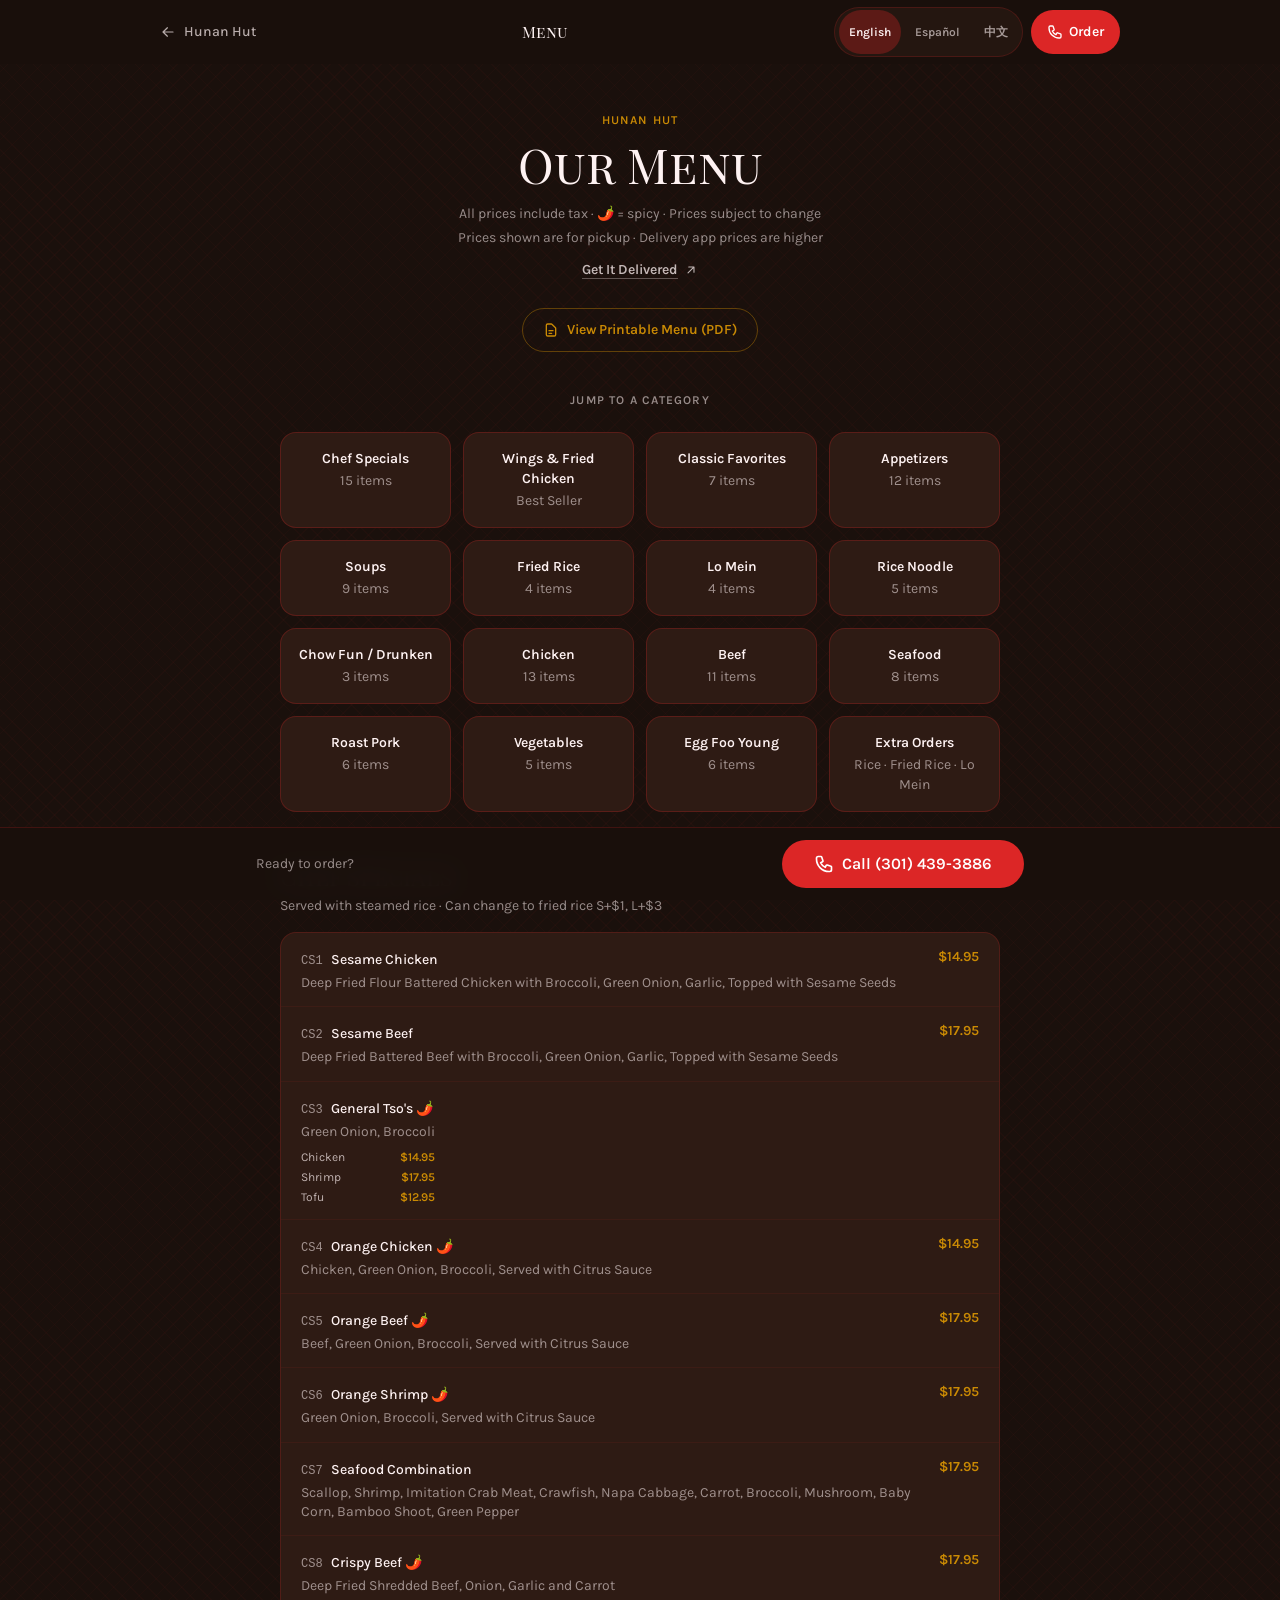
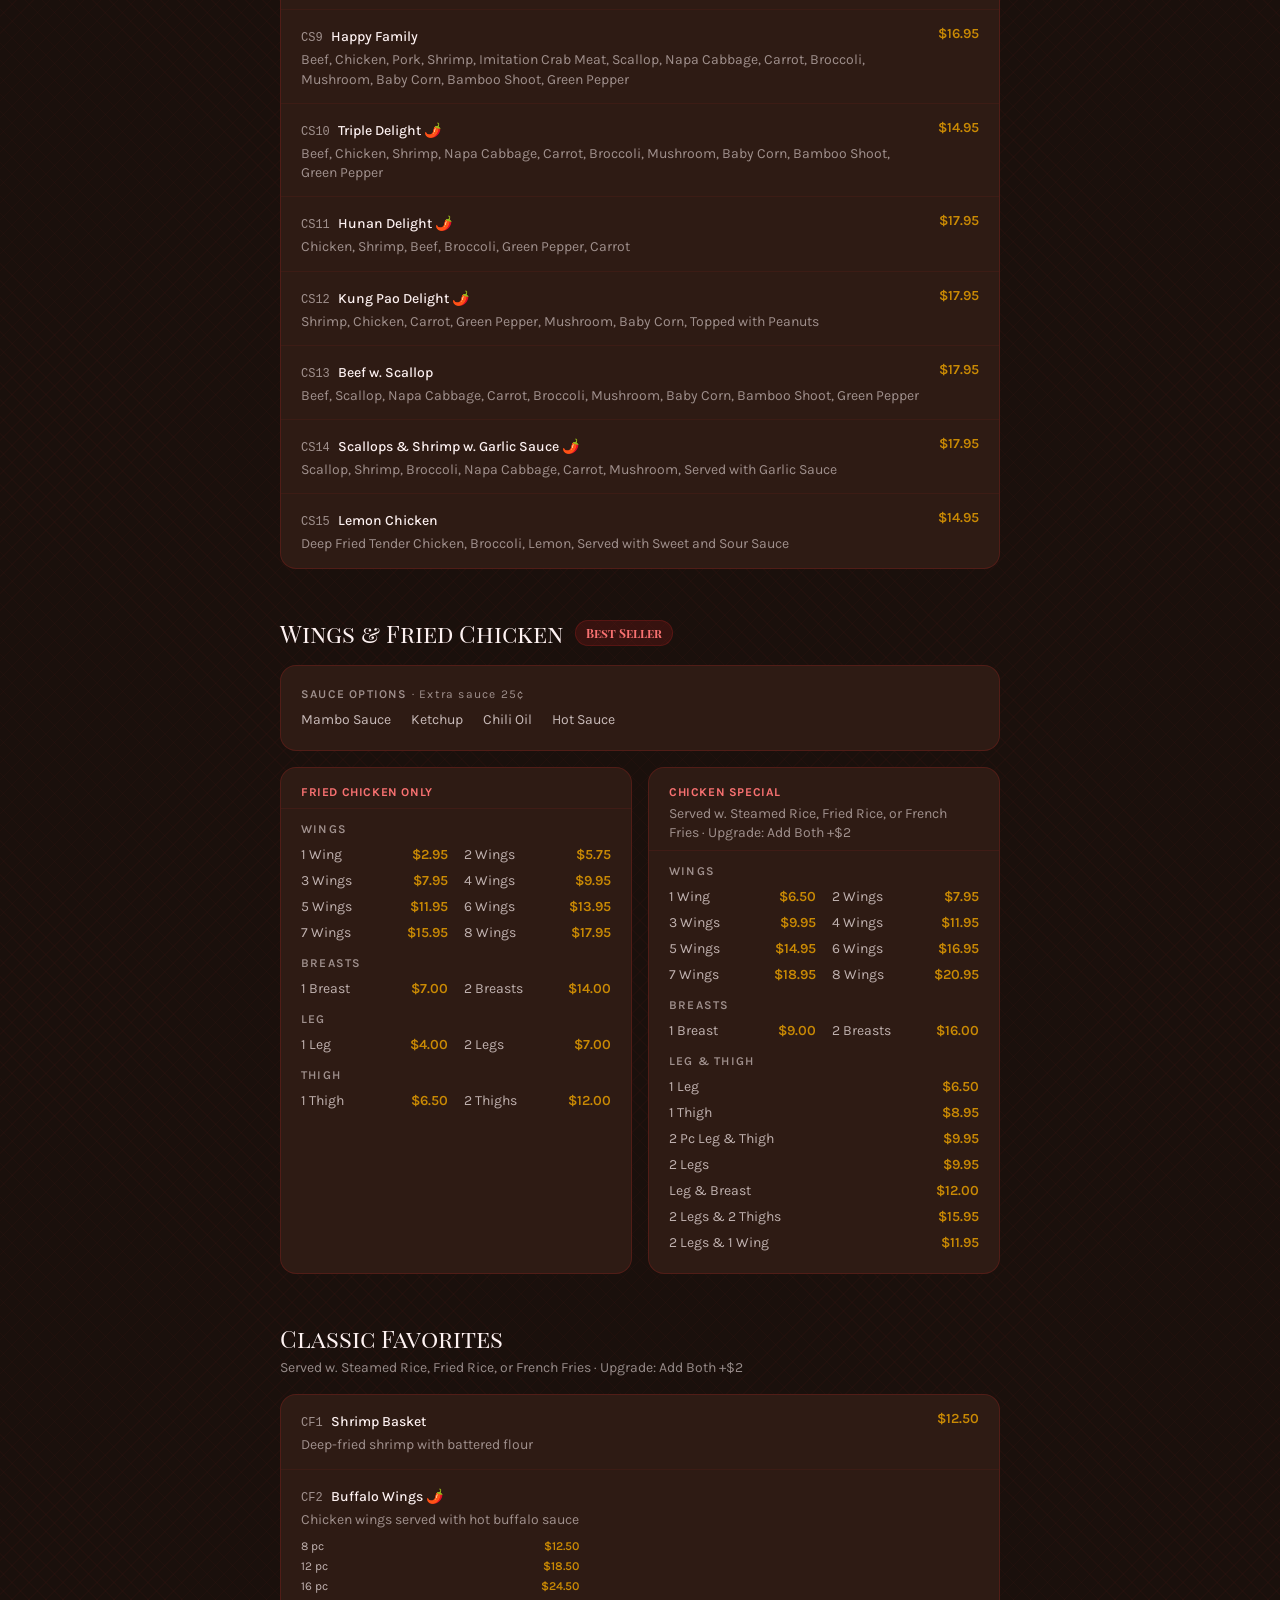
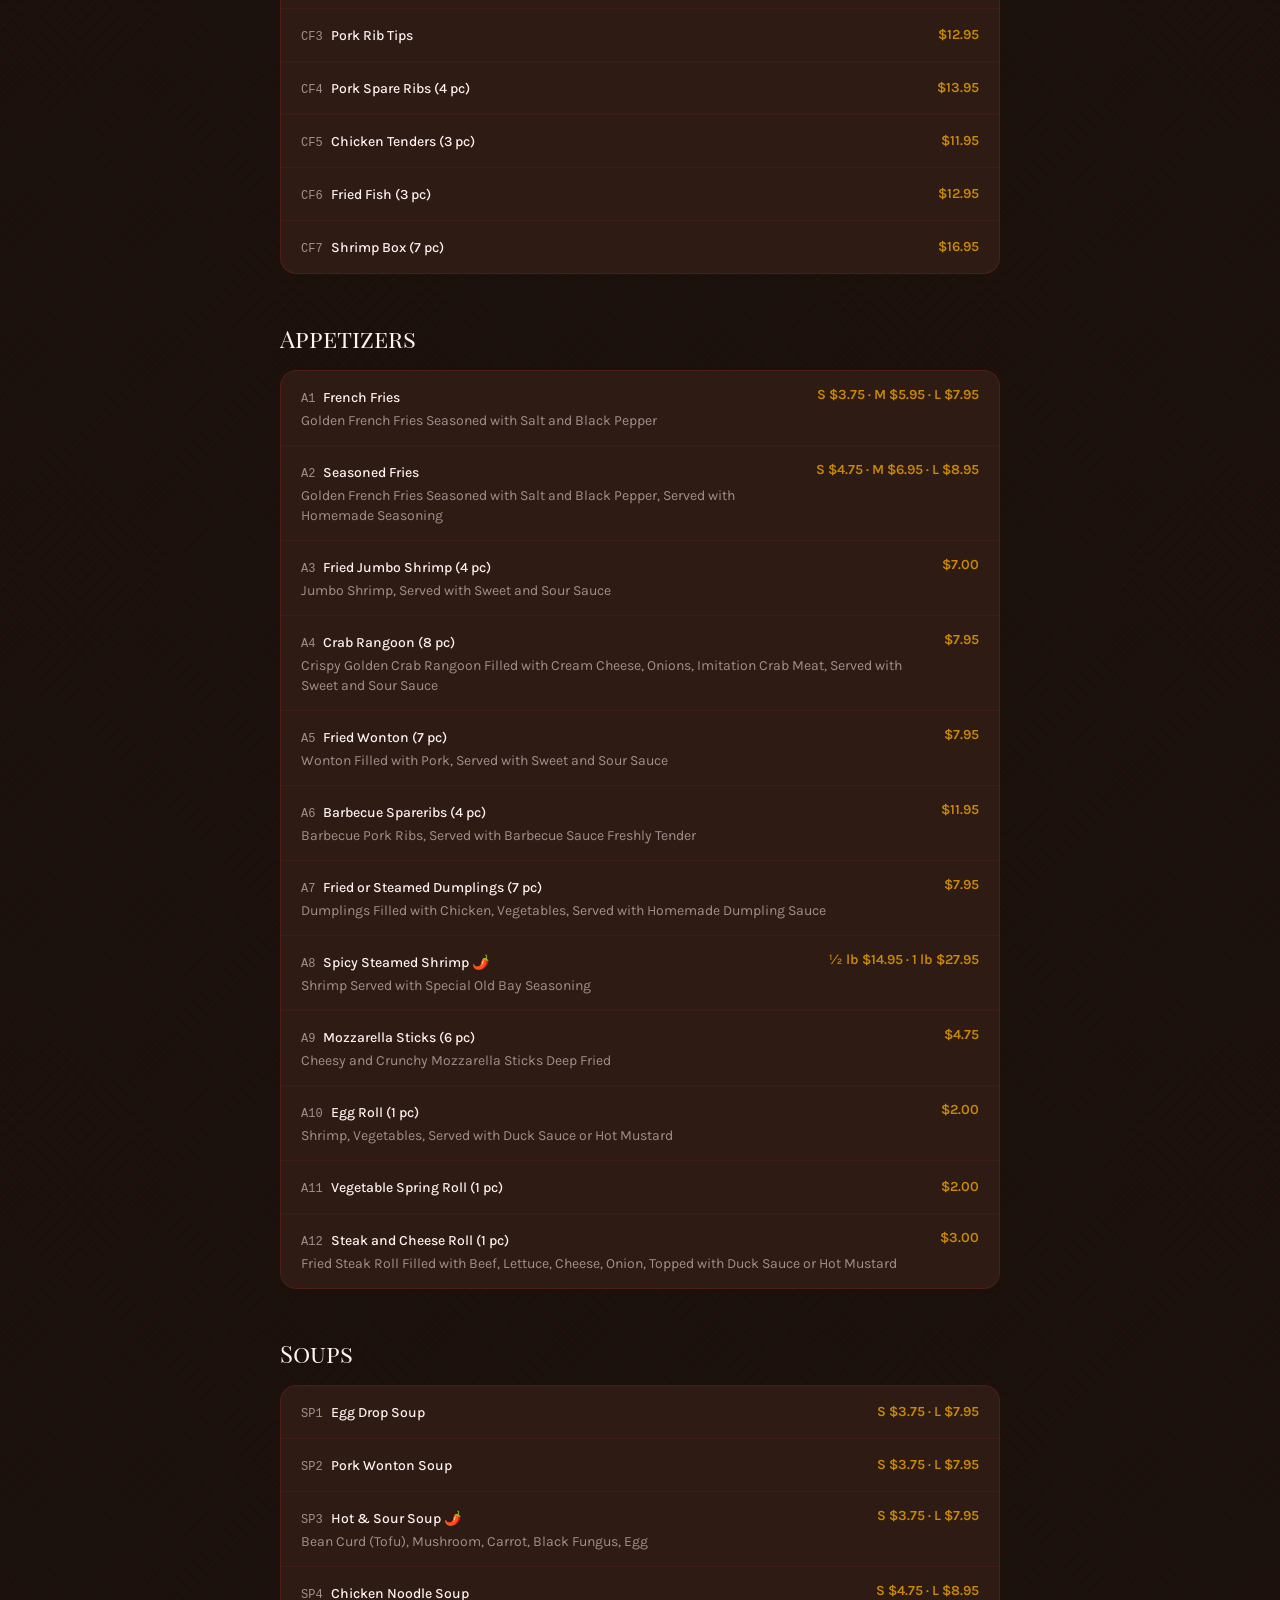
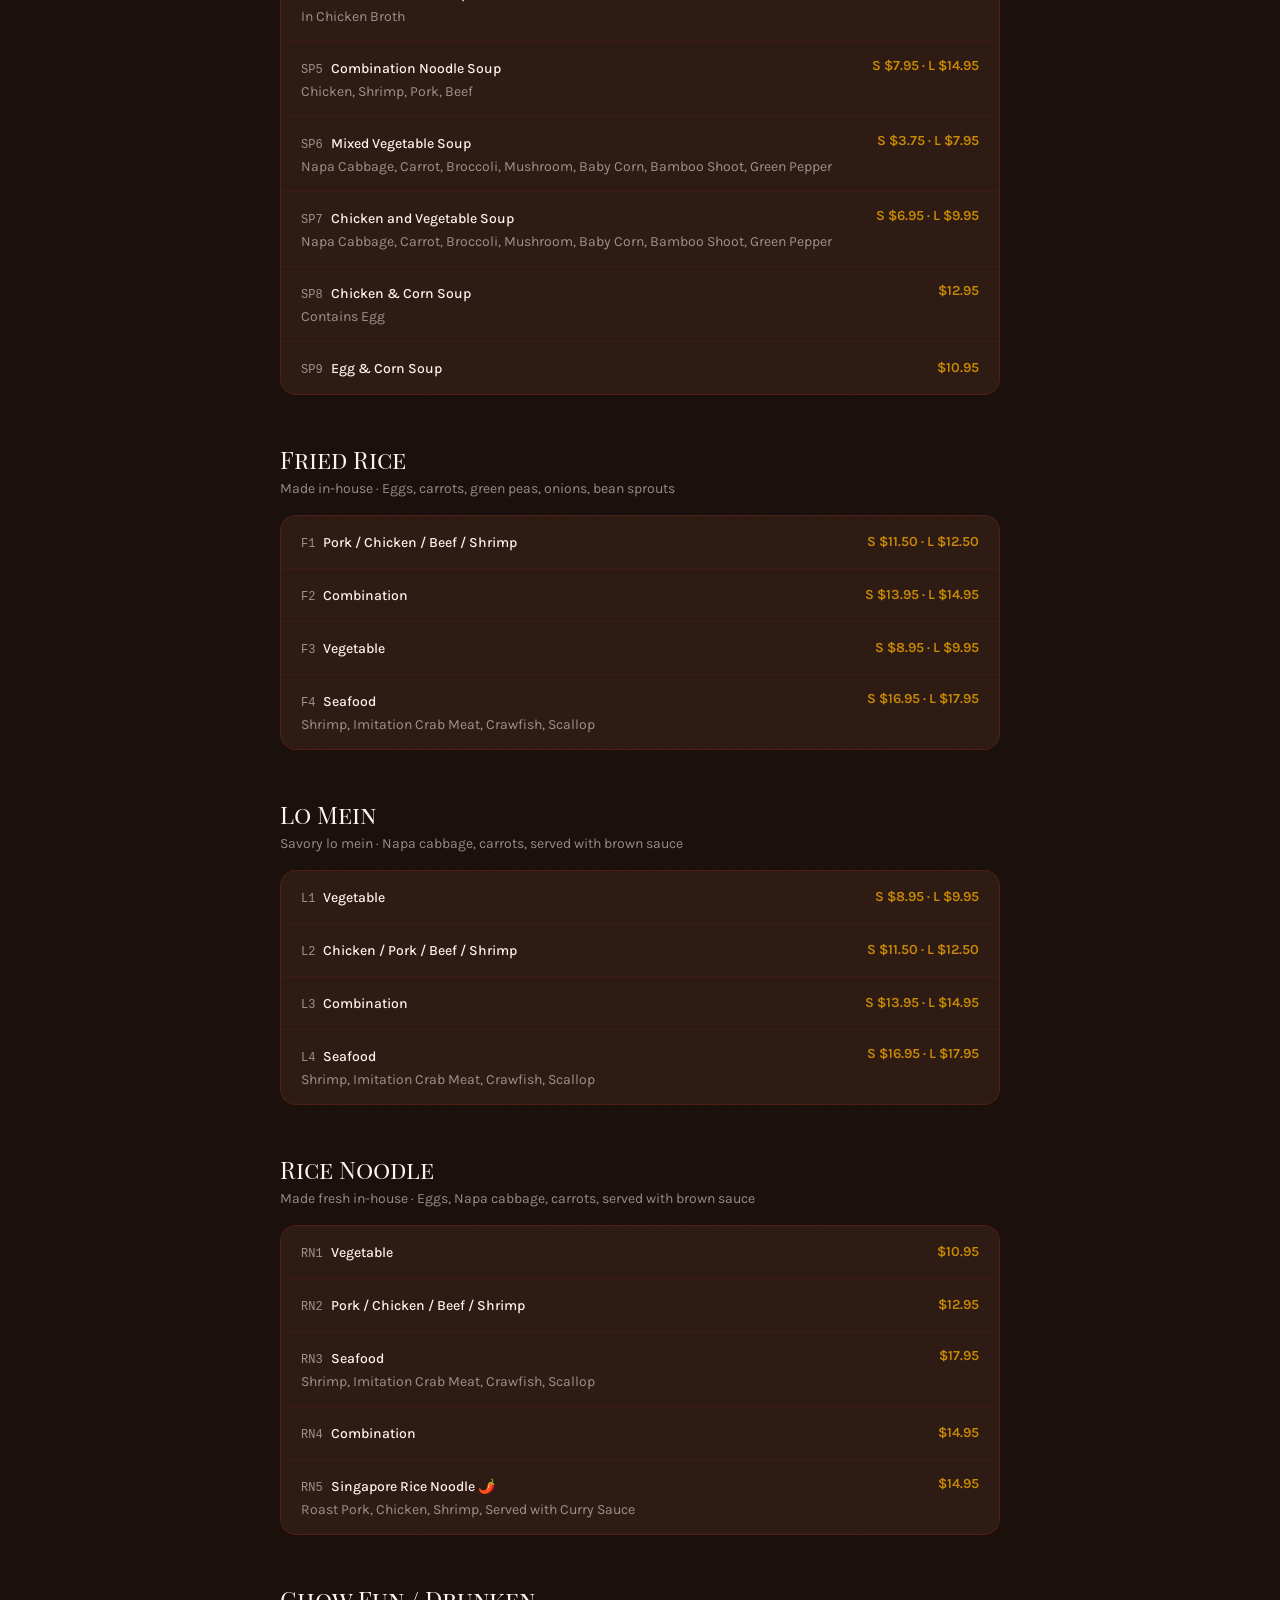
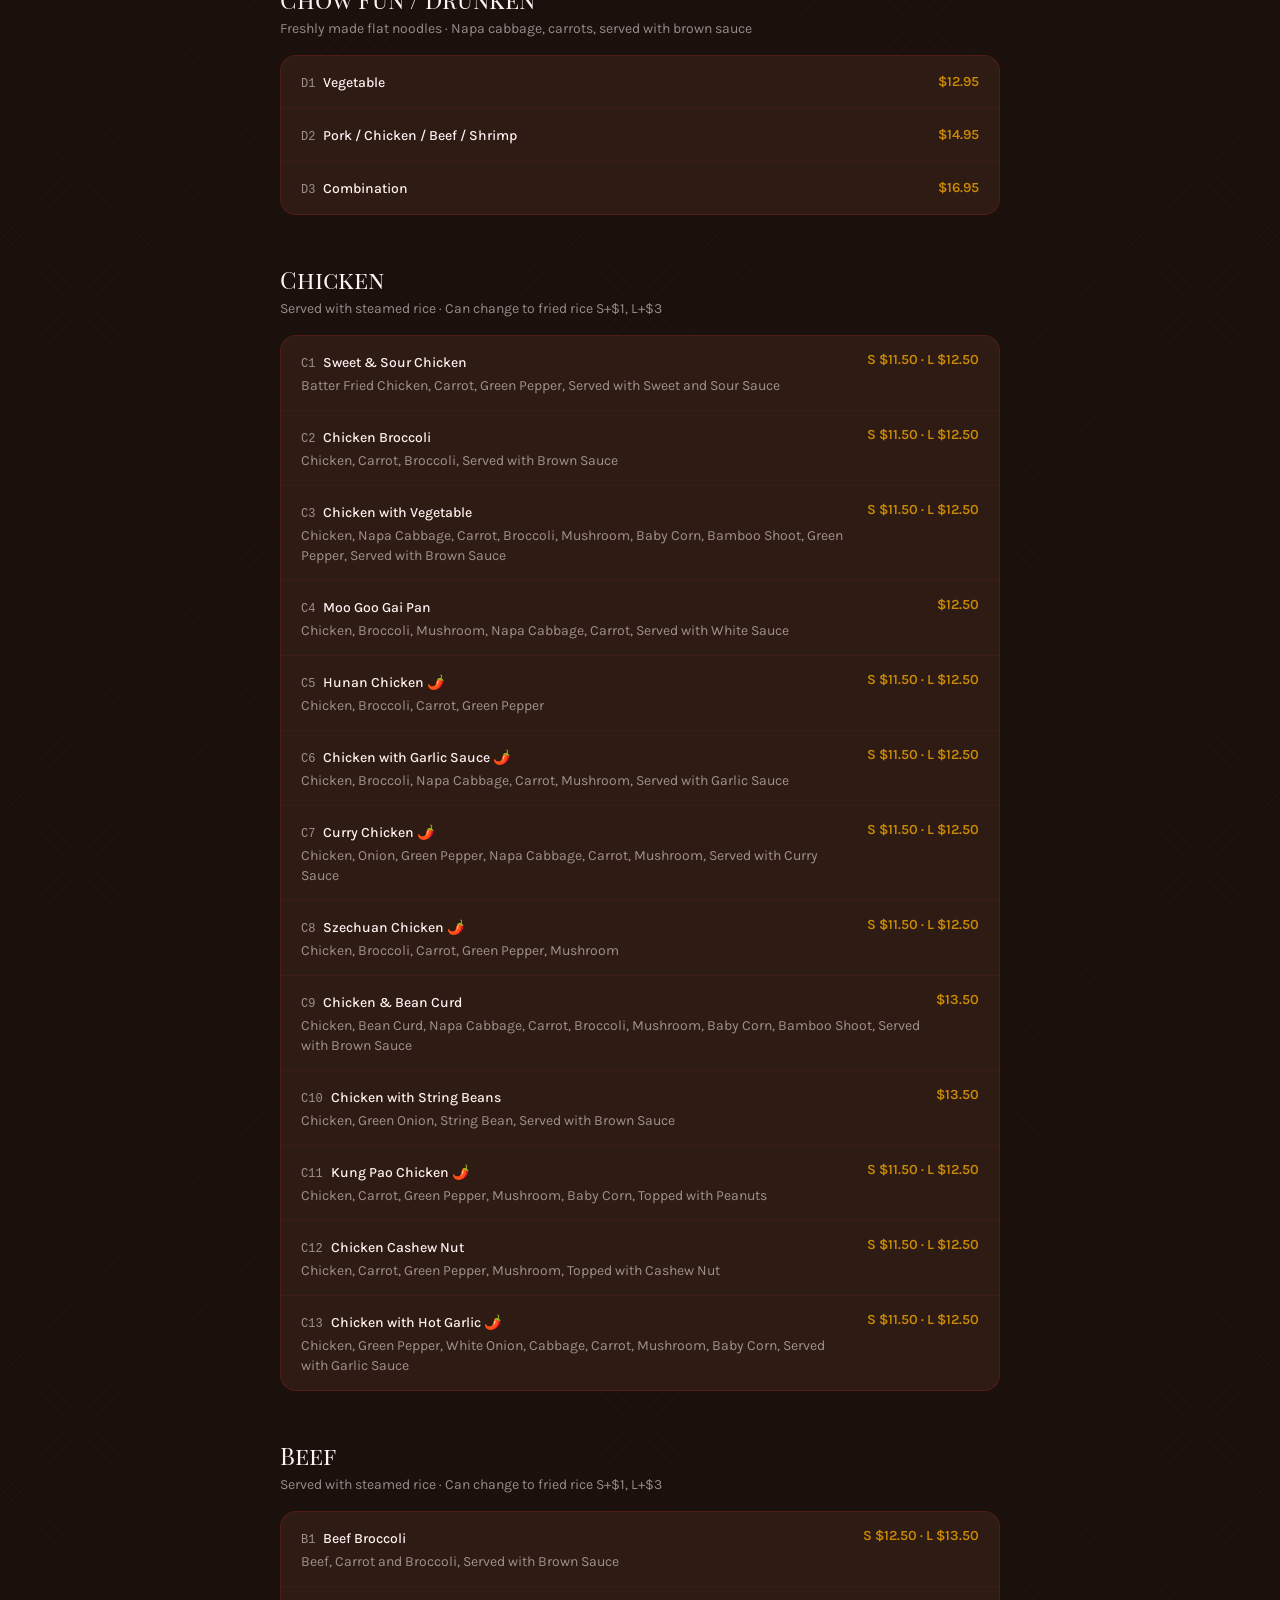
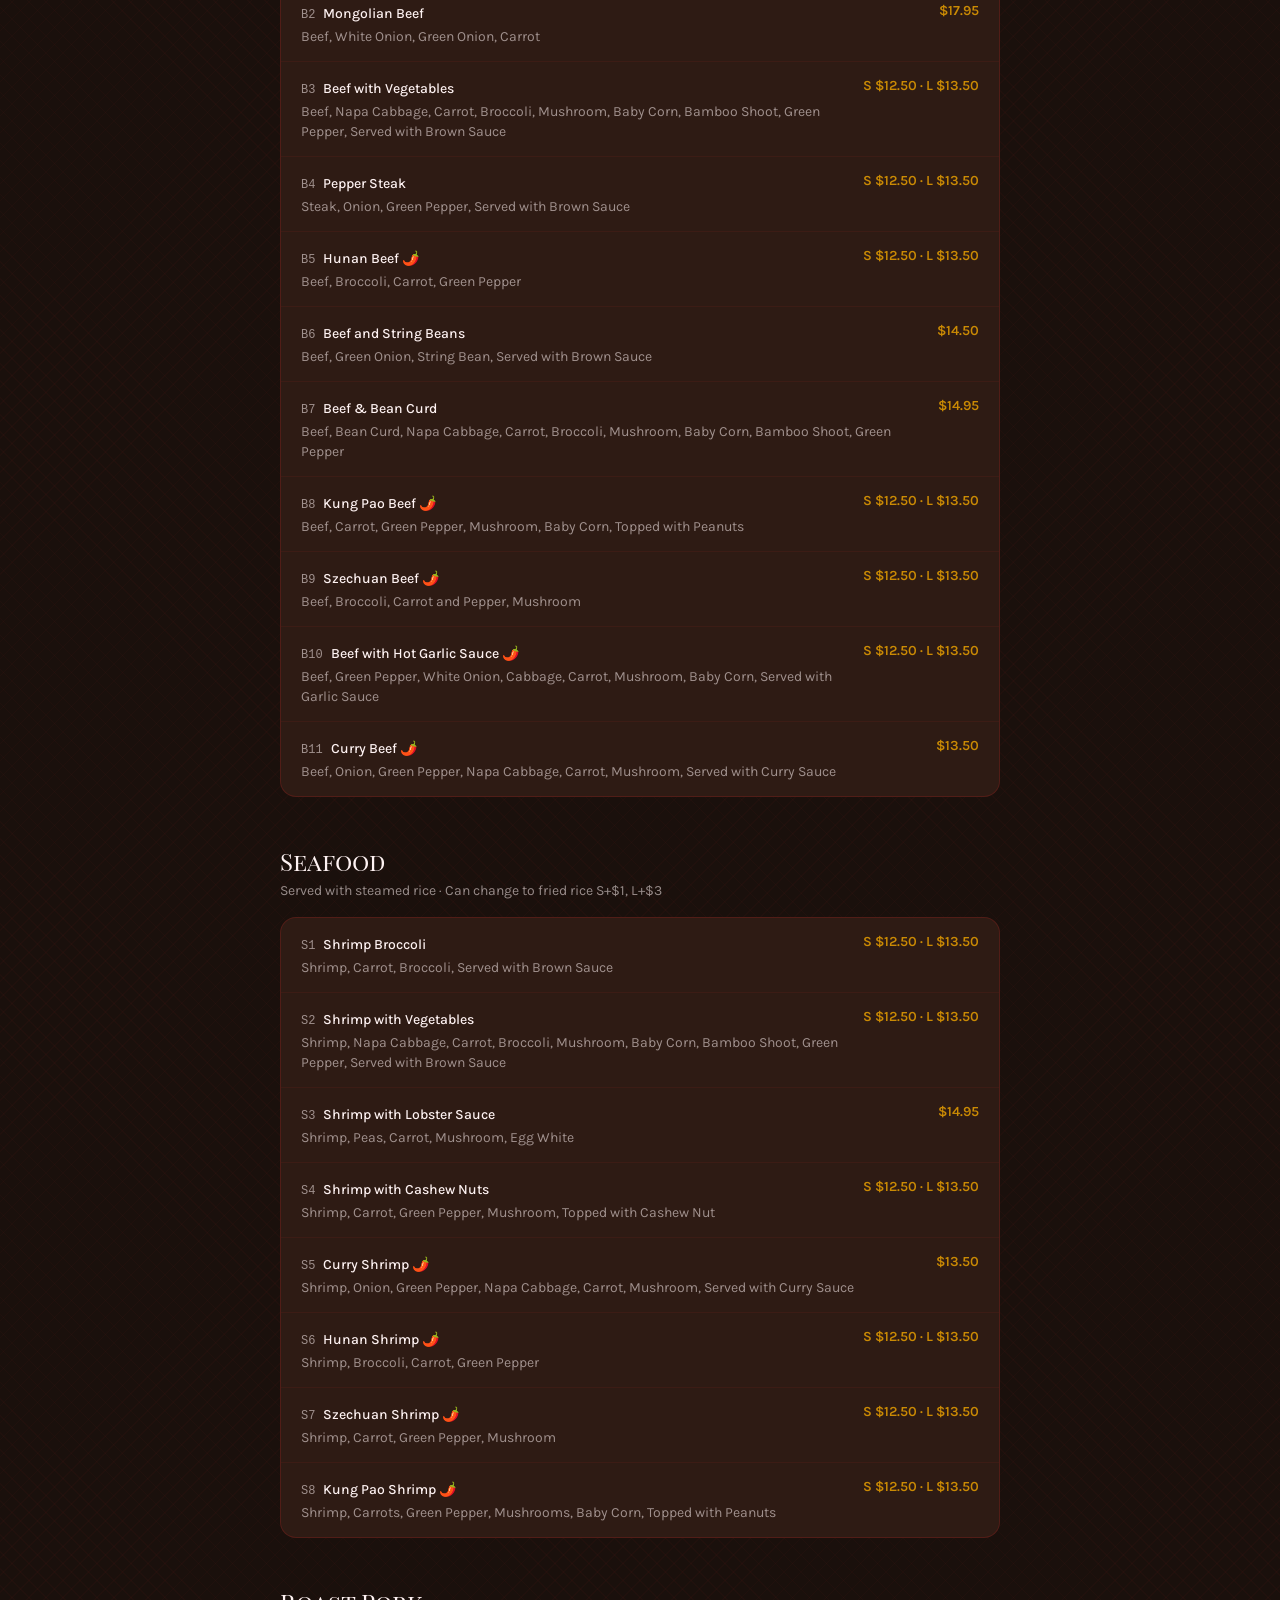
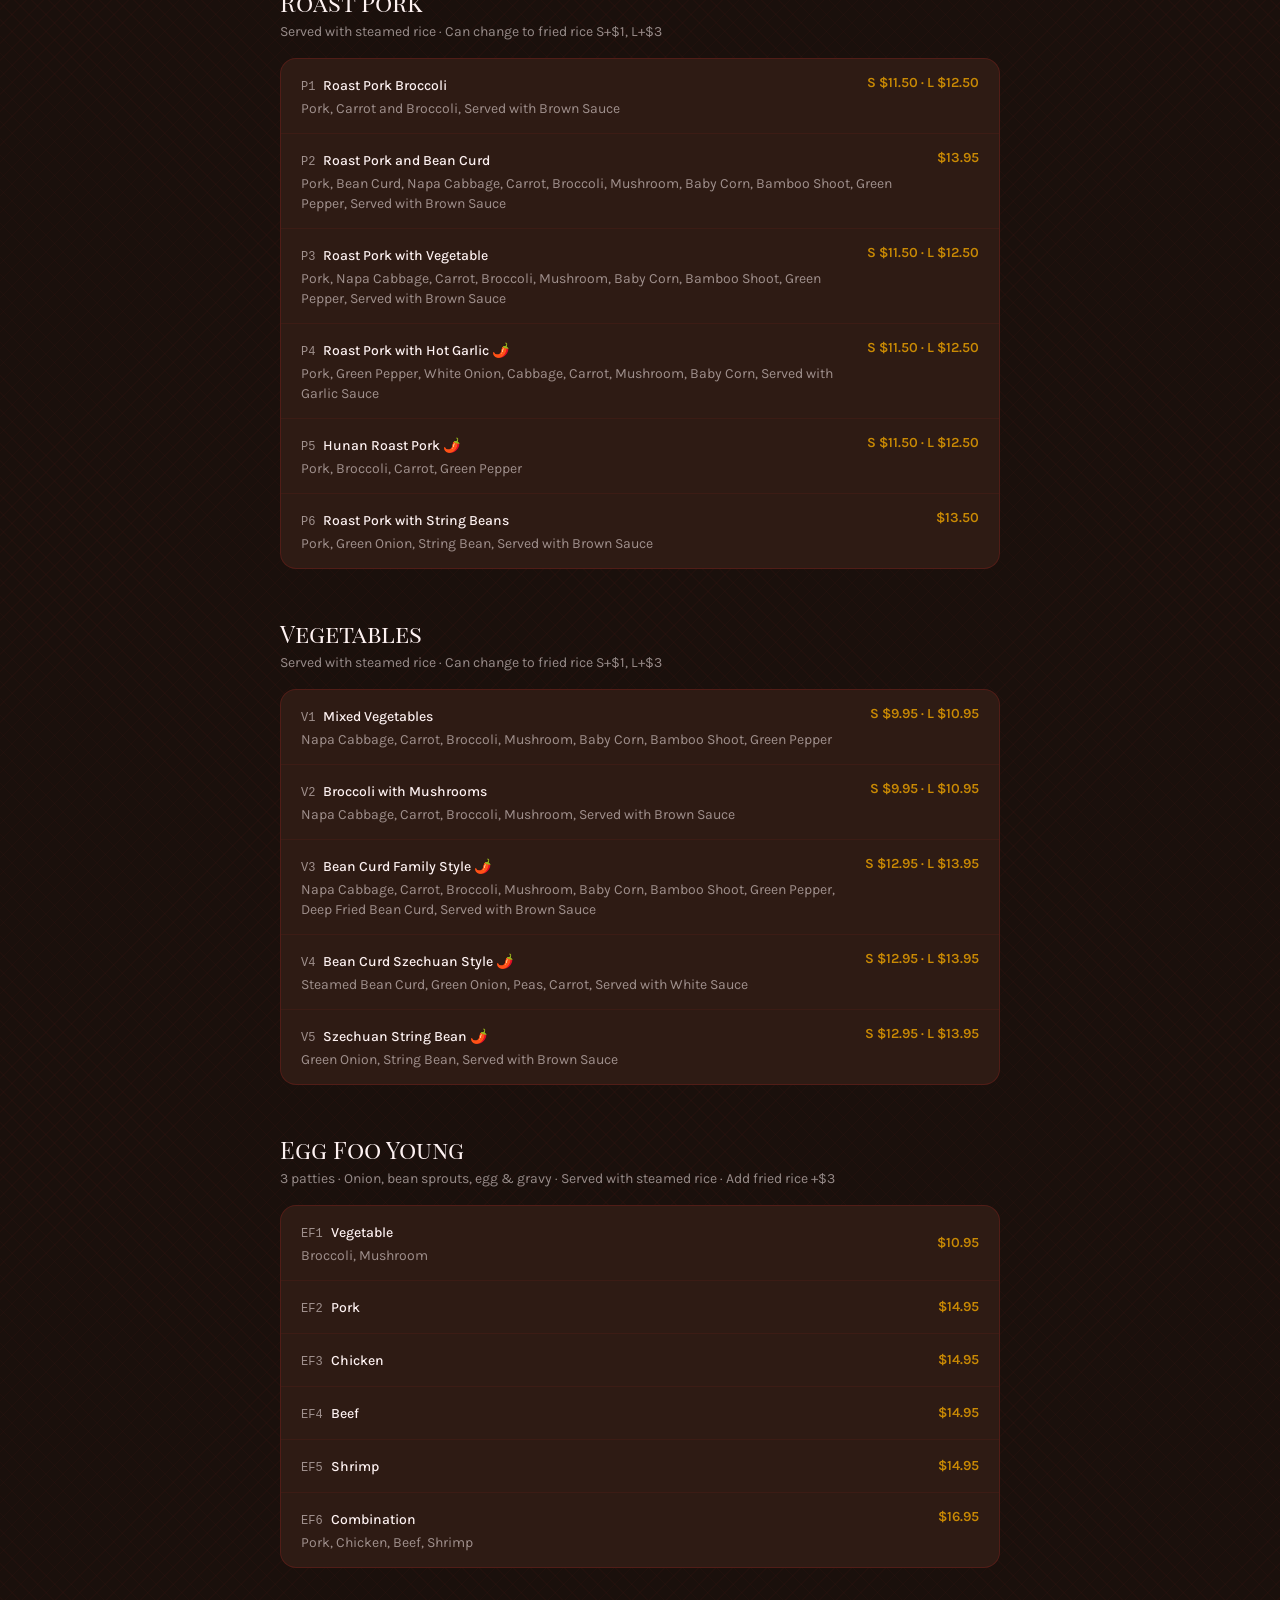
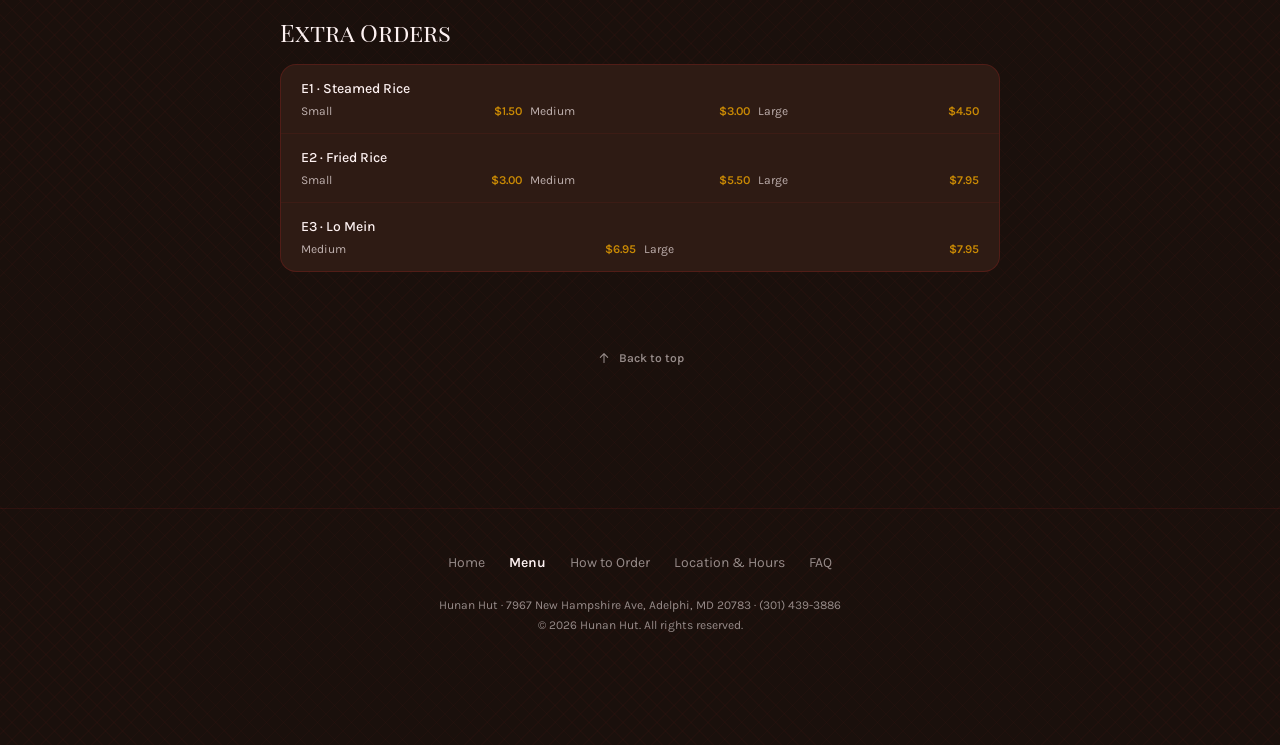
<file: menu/index.html>
<!DOCTYPE html>
<!--
  ============================================================
  OPTION B — A/B TEST: Dedicated menu page
  To remove: delete the entire menu/ folder.
  ============================================================
-->
<html lang="en">
<head>
  <meta charset="UTF-8" />
  <meta name="viewport" content="width=device-width, initial-scale=1.0" />
  <title>Hunan Hut Menu &amp; Prices | Chinese Carry-Out in Adelphi, MD</title>
  <meta name="description" content="The full Hunan Hut menu with prices: wings with mambo sauce, lo mein, General Tso's, fried rice, chef specials, and more. Carry-out in Adelphi, MD. Call (301) 439-3886.">
  <meta name="robots" content="index, follow">
  <link rel="canonical" href="https://hunan-hut.com/menu/">
  <meta property="og:type" content="website">
  <meta property="og:site_name" content="Hunan Hut">
  <meta property="og:title" content="Hunan Hut Menu | Chinese Carry-Out in Adelphi, MD">
  <meta property="og:description" content="Full menu with prices: wings with mambo sauce, lo mein, General Tso's, fried rice, chef specials, and more.">
  <meta property="og:url" content="https://hunan-hut.com/menu/">
  <meta property="og:image" content="https://hunan-hut.com/images/menu/wings-mambo.jpg">
  <meta property="og:image:alt" content="Crispy fried chicken wings with a cup of mambo sauce from Hunan Hut in Adelphi, MD">
  <meta name="twitter:card" content="summary_large_image">
  <script type="application/ld+json">
  {
    "@context": "https://schema.org",
    "@type": "BreadcrumbList",
    "itemListElement": [
      { "@type": "ListItem", "position": 1, "name": "Hunan Hut", "item": "https://hunan-hut.com/" },
      { "@type": "ListItem", "position": 2, "name": "Menu", "item": "https://hunan-hut.com/menu/" }
    ]
  }
  </script>
  <link rel="icon" href="/favicon.ico" sizes="48x48">
  <link rel="icon" type="image/png" href="/icon-192.png" sizes="192x192">
  <link rel="apple-touch-icon" href="/apple-touch-icon.png">
  <link rel="preconnect" href="https://fonts.googleapis.com" />
  <link rel="preconnect" href="https://fonts.gstatic.com" crossorigin />
  <link href="https://fonts.googleapis.com/css2?family=Karla:wght@300;400;500;600;700&family=Playfair+Display+SC:wght@400;700&display=swap" rel="stylesheet" media="print" onload="this.media='all'" />
  <noscript><link href="https://fonts.googleapis.com/css2?family=Karla:wght@300;400;500;600;700&family=Playfair+Display+SC:wght@400;700&display=swap" rel="stylesheet" /></noscript>
  <link rel="stylesheet" href="../assets/tailwind.css">
  <style>
    @media (prefers-reduced-motion: reduce) {
      *, ::before, ::after { animation-duration: 0.01ms !important; transition-duration: 0.01ms !important; }
    }
    html { scroll-behavior: smooth; }
    body { font-family: 'Karla', system-ui, sans-serif; background: #1A100C; color: #FEF2F2; }

    .pattern-bg {
      background-image:
        repeating-linear-gradient(45deg, rgba(220,38,38,0.03) 0px, rgba(220,38,38,0.03) 1px, transparent 1px, transparent 12px),
        repeating-linear-gradient(-45deg, rgba(220,38,38,0.03) 0px, rgba(220,38,38,0.03) 1px, transparent 1px, transparent 12px);
    }

    /* Category cards */
    .cat-card {
      transition: transform 0.15s ease, box-shadow 0.15s ease, border-color 0.15s ease;
      cursor: pointer;
    }
    .cat-card:hover {
      transform: translateY(-3px);
      box-shadow: 0 8px 30px rgba(220,38,38,0.2);
      border-color: rgba(220,38,38,0.5);
    }
    .cat-card:active { transform: translateY(0); }

    /* Section scroll target offset (below sticky nav) */
    .section-anchor {
      scroll-margin-top: 80px;
    }

    /* Nav scroll shadow */
    .nav-scrolled { box-shadow: 0 2px 20px rgba(0,0,0,0.6); }

    /* Dish rows */
    .dish-row { border-bottom: 1px solid rgba(220,38,38,0.08); }
    .dish-row:last-child { border-bottom: none; }
  </style>
</head>
<body class="bg-brand-darker pattern-bg">

  <!-- ── NAV ──────────────────────────────────────────────────────────── -->
  <nav id="navbar" class="fixed top-0 left-0 right-0 z-50 bg-brand-darker/95 backdrop-blur-md transition-all duration-300">
    <div class="max-w-5xl mx-auto px-4 sm:px-6 lg:px-8">
      <div class="flex items-center justify-between h-16">
        <a href="../" aria-label="Back to Hunan Hut home" class="flex items-center gap-2 min-h-[44px] min-w-[44px] text-brand-cream/70 hover:text-brand-cream transition-colors focus:outline-none focus-visible:ring-2 focus-visible:ring-brand-gold rounded">
          <svg viewBox="0 0 20 20" fill="currentColor" class="w-4 h-4" aria-hidden="true">
            <path fill-rule="evenodd" d="M17 10a.75.75 0 01-.75.75H5.612l4.158 3.96a.75.75 0 11-1.04 1.08l-5.5-5.25a.75.75 0 010-1.08l5.5-5.25a.75.75 0 111.04 1.08L5.612 9.25H16.25A.75.75 0 0117 10z" clip-rule="evenodd"/>
          </svg>
          <span class="hidden min-[390px]:inline text-sm font-medium whitespace-nowrap">Hunan Hut</span>
        </a>
        <span class="hidden sm:block font-display text-brand-cream text-base" data-i18n="nav_menu">Menu</span>
        <div class="flex items-center gap-2">
          <div class="flex items-center gap-1 bg-brand-dark/60 rounded-full px-1 py-0.5 border border-brand-red/20">
            <button id="lang-en" onclick="setLang('en')" aria-label="English"
              class="text-xs font-semibold px-2.5 min-h-[44px] whitespace-nowrap inline-flex items-center justify-center rounded-full transition-colors focus:outline-none focus-visible:ring-2 focus-visible:ring-brand-gold active text-brand-cream bg-brand-red/30">
              <span class="sm:hidden">EN</span><span class="hidden sm:inline">English</span>
            </button>
            <button id="lang-es" onclick="setLang('es')" aria-label="Español"
              class="text-xs font-semibold px-2.5 min-h-[44px] whitespace-nowrap inline-flex items-center justify-center rounded-full transition-colors focus:outline-none focus-visible:ring-2 focus-visible:ring-brand-gold text-brand-cream/60">
              <span class="sm:hidden">ES</span><span class="hidden sm:inline">Español</span>
            </button>
            <button id="lang-zh" onclick="setLang('zh')" aria-label="中文"
              class="text-xs font-semibold px-2.5 min-h-[44px] whitespace-nowrap inline-flex items-center justify-center rounded-full transition-colors focus:outline-none focus-visible:ring-2 focus-visible:ring-brand-gold text-brand-cream/60">
              中文
            </button>
          </div>
          <a href="tel:+13014393886"
          class="bg-brand-red hover:bg-red-700 text-white text-sm font-semibold px-4 py-2 rounded-full min-h-[44px] flex items-center gap-1.5 transition-colors focus:outline-none focus-visible:ring-2 focus-visible:ring-brand-gold">
          <svg viewBox="0 0 24 24" class="w-4 h-4" fill="none" stroke="currentColor" stroke-width="2" aria-hidden="true">
            <path stroke-linecap="round" stroke-linejoin="round" d="M3 5a2 2 0 012-2h3.28a1 1 0 01.948.684l1.498 4.493a1 1 0 01-.502 1.21l-2.257 1.13a11.042 11.042 0 005.516 5.516l1.13-2.257a1 1 0 011.21-.502l4.493 1.498a1 1 0 01.684.949V19a2 2 0 01-2 2h-1C9.716 21 3 14.284 3 6V5z"/>
          </svg>
          <span data-i18n="nav_order">Order</span>
        </a>
        </div><!-- /flex items-center gap-2 -->
      </div>
    </div>
  </nav>

  <!-- ── PAGE HEADER ───────────────────────────────────────────────────── -->
  <header class="pt-28 pb-10 text-center px-4">
    <p class="text-brand-gold text-xs font-semibold tracking-widest uppercase mb-3">Hunan Hut</p>
    <h1 class="font-display text-4xl sm:text-5xl text-brand-cream mb-4" data-i18n="page_title">Our Menu</h1>
    <p class="text-brand-cream/55 text-sm mb-1"><span data-i18n="page_subtitle">All prices include tax · </span><span class="text-brand-redLight">🌶️</span><span data-i18n="page_spicy"> = spicy · Prices subject to change</span></p>

    <p class="text-brand-cream/55 text-sm" data-i18n="dd_menu_note">Prices shown are for pickup · Delivery app prices are higher</p>
    <p class="mb-4">
      <a href="../order/"
        class="inline-flex items-center gap-1.5 min-h-[44px] text-brand-cream/75 hover:text-brand-cream text-sm font-semibold underline underline-offset-4 decoration-brand-cream/30 transition-colors focus:outline-none focus-visible:ring-2 focus-visible:ring-brand-gold rounded">
        <span data-i18n="menu_delivery_link">Get It Delivered</span><svg viewBox="0 0 20 20" fill="currentColor" class="w-3.5 h-3.5" aria-hidden="true"><path fill-rule="evenodd" d="M5.22 14.78a.75.75 0 001.06 0l7.22-7.22v5.69a.75.75 0 001.5 0v-7.5a.75.75 0 00-.75-.75h-7.5a.75.75 0 000 1.5h5.69l-7.22 7.22a.75.75 0 000 1.06z" clip-rule="evenodd"/></svg>
      </a>
    </p>

    <!-- PDF button -->
    <a href="../public/menu.pdf" target="_blank" rel="noopener"
      class="inline-flex items-center gap-2 border border-brand-gold/40 hover:border-brand-gold text-brand-gold hover:text-brand-goldLight text-sm font-semibold px-5 py-2.5 min-h-[44px] rounded-full transition-colors focus:outline-none focus-visible:ring-2 focus-visible:ring-brand-gold">
      <svg viewBox="0 0 24 24" class="w-4 h-4" fill="none" stroke="currentColor" stroke-width="2" aria-hidden="true">
        <path stroke-linecap="round" stroke-linejoin="round" d="M7 21h10a2 2 0 002-2V9.414a1 1 0 00-.293-.707l-5.414-5.414A1 1 0 0012.586 3H7a2 2 0 00-2 2v14a2 2 0 002 2z"/>
        <path stroke-linecap="round" stroke-linejoin="round" d="M9 13h6M9 17h4"/>
      </svg>
      <span data-i18n="pdf_btn">View Printable Menu (PDF)</span>
    </a>
  </header>

  <!-- ── CATEGORY CARDS ────────────────────────────────────────────────── -->
  <section class="max-w-3xl mx-auto px-4 sm:px-6 pb-12">
    <p class="text-brand-cream/55 text-xs uppercase tracking-widest font-semibold text-center mb-6" data-i18n="jump_to">Jump to a category</p>
    <div class="grid grid-cols-2 sm:grid-cols-3 md:grid-cols-4 gap-3">

      <a href="#cat-specials" class="cat-card bg-brand-dark border border-brand-red/25 rounded-2xl p-4 text-center block focus:outline-none focus-visible:ring-2 focus-visible:ring-brand-gold">
        <p class="text-brand-cream font-semibold text-sm" data-i18n="cat_specials">Chef Specials</p>
        <p class="text-brand-cream/55 text-sm mt-0.5" data-i18n="cat_specials_n">15 items</p>
      </a>

      <a href="#cat-wings" class="cat-card bg-brand-dark border border-brand-red/25 rounded-2xl p-4 text-center block focus:outline-none focus-visible:ring-2 focus-visible:ring-brand-gold">
        <p class="text-brand-cream font-semibold text-sm" data-i18n="cat_wings">Wings &amp; Fried Chicken</p>
        <p class="text-brand-cream/55 text-sm mt-0.5" data-i18n="badge_best_seller">Best Seller</p>
      </a>

      <a href="#cat-classics" class="cat-card bg-brand-dark border border-brand-red/25 rounded-2xl p-4 text-center block focus:outline-none focus-visible:ring-2 focus-visible:ring-brand-gold">
        <p class="text-brand-cream font-semibold text-sm" data-i18n="cat_classics">Classic Favorites</p>
        <p class="text-brand-cream/55 text-sm mt-0.5" data-i18n="cat_classics_n">7 items</p>
      </a>

      <a href="#cat-appetizers" class="cat-card bg-brand-dark border border-brand-red/25 rounded-2xl p-4 text-center block focus:outline-none focus-visible:ring-2 focus-visible:ring-brand-gold">
        <p class="text-brand-cream font-semibold text-sm" data-i18n="cat_appetizers">Appetizers</p>
        <p class="text-brand-cream/55 text-sm mt-0.5" data-i18n="cat_appetizers_n">12 items</p>
      </a>

      <a href="#cat-soups" class="cat-card bg-brand-dark border border-brand-red/25 rounded-2xl p-4 text-center block focus:outline-none focus-visible:ring-2 focus-visible:ring-brand-gold">
        <p class="text-brand-cream font-semibold text-sm" data-i18n="cat_soups">Soups</p>
        <p class="text-brand-cream/55 text-sm mt-0.5" data-i18n="cat_soups_n">9 items</p>
      </a>

      <a href="#cat-friedrice" class="cat-card bg-brand-dark border border-brand-red/25 rounded-2xl p-4 text-center block focus:outline-none focus-visible:ring-2 focus-visible:ring-brand-gold">
        <p class="text-brand-cream font-semibold text-sm" data-i18n="cat_friedrice">Fried Rice</p>
        <p class="text-brand-cream/55 text-sm mt-0.5" data-i18n="cat_friedrice_n">4 items</p>
      </a>

      <a href="#cat-lomein" class="cat-card bg-brand-dark border border-brand-red/25 rounded-2xl p-4 text-center block focus:outline-none focus-visible:ring-2 focus-visible:ring-brand-gold">
        <p class="text-brand-cream font-semibold text-sm" data-i18n="cat_lomein">Lo Mein</p>
        <p class="text-brand-cream/55 text-sm mt-0.5" data-i18n="cat_lomein_n">4 items</p>
      </a>

      <a href="#cat-ricenoodle" class="cat-card bg-brand-dark border border-brand-red/25 rounded-2xl p-4 text-center block focus:outline-none focus-visible:ring-2 focus-visible:ring-brand-gold">
        <p class="text-brand-cream font-semibold text-sm" data-i18n="cat_ricenoodle">Rice Noodle</p>
        <p class="text-brand-cream/55 text-sm mt-0.5" data-i18n="cat_ricenoodle_n">5 items</p>
      </a>

      <a href="#cat-chowfun" class="cat-card bg-brand-dark border border-brand-red/25 rounded-2xl p-4 text-center block focus:outline-none focus-visible:ring-2 focus-visible:ring-brand-gold">
        <p class="text-brand-cream font-semibold text-sm" data-i18n="cat_chowfun">Chow Fun / Drunken</p>
        <p class="text-brand-cream/55 text-sm mt-0.5" data-i18n="cat_chowfun_n">3 items</p>
      </a>

      <a href="#cat-chicken" class="cat-card bg-brand-dark border border-brand-red/25 rounded-2xl p-4 text-center block focus:outline-none focus-visible:ring-2 focus-visible:ring-brand-gold">
        <p class="text-brand-cream font-semibold text-sm" data-i18n="cat_chicken">Chicken</p>
        <p class="text-brand-cream/55 text-sm mt-0.5" data-i18n="cat_chicken_n">13 items</p>
      </a>

      <a href="#cat-beef" class="cat-card bg-brand-dark border border-brand-red/25 rounded-2xl p-4 text-center block focus:outline-none focus-visible:ring-2 focus-visible:ring-brand-gold">
        <p class="text-brand-cream font-semibold text-sm" data-i18n="cat_beef">Beef</p>
        <p class="text-brand-cream/55 text-sm mt-0.5" data-i18n="cat_beef_n">11 items</p>
      </a>

      <a href="#cat-seafood" class="cat-card bg-brand-dark border border-brand-red/25 rounded-2xl p-4 text-center block focus:outline-none focus-visible:ring-2 focus-visible:ring-brand-gold">
        <p class="text-brand-cream font-semibold text-sm" data-i18n="cat_seafood">Seafood</p>
        <p class="text-brand-cream/55 text-sm mt-0.5" data-i18n="cat_seafood_n">8 items</p>
      </a>

      <a href="#cat-pork" class="cat-card bg-brand-dark border border-brand-red/25 rounded-2xl p-4 text-center block focus:outline-none focus-visible:ring-2 focus-visible:ring-brand-gold">
        <p class="text-brand-cream font-semibold text-sm" data-i18n="cat_pork">Roast Pork</p>
        <p class="text-brand-cream/55 text-sm mt-0.5" data-i18n="cat_pork_n">6 items</p>
      </a>

      <a href="#cat-veggies" class="cat-card bg-brand-dark border border-brand-red/25 rounded-2xl p-4 text-center block focus:outline-none focus-visible:ring-2 focus-visible:ring-brand-gold">
        <p class="text-brand-cream font-semibold text-sm" data-i18n="cat_veggies">Vegetables</p>
        <p class="text-brand-cream/55 text-sm mt-0.5" data-i18n="cat_veggies_n">5 items</p>
      </a>

      <a href="#cat-efyoung" class="cat-card bg-brand-dark border border-brand-red/25 rounded-2xl p-4 text-center block focus:outline-none focus-visible:ring-2 focus-visible:ring-brand-gold">
        <p class="text-brand-cream font-semibold text-sm" data-i18n="cat_efyoung">Egg Foo Young</p>
        <p class="text-brand-cream/55 text-sm mt-0.5" data-i18n="cat_efyoung_n">6 items</p>
      </a>

      <a href="#cat-extra" class="cat-card bg-brand-dark border border-brand-red/25 rounded-2xl p-4 text-center block focus:outline-none focus-visible:ring-2 focus-visible:ring-brand-gold">
        <p class="text-brand-cream font-semibold text-sm" data-i18n="cat_extra">Extra Orders</p>
        <p class="text-brand-cream/55 text-sm mt-0.5" data-i18n="cat_extra_n">Rice · Fried Rice · Lo Mein</p>
      </a>

    </div>
  </section>

  <!-- ── MENU SECTIONS ─────────────────────────────────────────────────── -->
  <main class="max-w-3xl mx-auto px-4 sm:px-6 pb-32 space-y-12">

    <!-- divider helper -->
    <!-- Each section: id = anchor, section-anchor class for scroll offset -->

    <!-- ══════════════════════════════════════════
         CHEF SPECIALS
    ══════════════════════════════════════════ -->
    <section id="cat-specials" class="section-anchor">
      <div class="mb-4">
        <h2 class="font-display text-2xl text-brand-cream" data-i18n="cat_specials">Chef Specials</h2>
        <p class="text-brand-cream/55 text-sm mt-1"><span data-i18n="note_rice">Served with steamed rice · Can change to fried rice S+$1, L+$3</span></p>
      </div>
      <div class="bg-brand-dark border border-brand-red/20 rounded-2xl overflow-hidden">

        <div class="dish-row px-5 py-3.5">
          <div class="flex justify-between items-start gap-4">
            <div><span class="text-brand-cream/55 text-xs font-mono mr-2">CS1</span><span class="text-brand-cream font-medium text-sm" data-i18n="d_CS1">Sesame Chicken</span>
            <p class="text-brand-cream/55 text-sm mt-0.5 leading-snug" data-i18n="desc_CS1">Deep Fried Flour Battered Chicken with Broccoli, Green Onion, Garlic, Topped with Sesame Seeds</p></div>
            <span class="text-brand-gold text-sm font-semibold flex-shrink-0">$14.95</span>
          </div>
        </div>

        <div class="dish-row px-5 py-3.5">
          <div class="flex justify-between items-start gap-4">
            <div><span class="text-brand-cream/55 text-xs font-mono mr-2">CS2</span><span class="text-brand-cream font-medium text-sm" data-i18n="d_CS2">Sesame Beef</span>
            <p class="text-brand-cream/55 text-sm mt-0.5 leading-snug" data-i18n="desc_CS2">Deep Fried Battered Beef with Broccoli, Green Onion, Garlic, Topped with Sesame Seeds</p></div>
            <span class="text-brand-gold text-sm font-semibold flex-shrink-0">$17.95</span>
          </div>
        </div>

        <div class="dish-row px-5 py-3.5">
          <div class="flex justify-between items-start gap-4">
            <div>
              <span class="text-brand-cream/55 text-xs font-mono mr-2">CS3</span><span class="text-brand-cream font-medium text-sm" data-i18n="d_CS3">General Tso's 🌶️</span>
              <p class="text-brand-cream/55 text-sm mt-0.5 leading-snug" data-i18n="desc_CS3">Green Onion, Broccoli</p>
              <div class="mt-2 space-y-1">
                <div class="flex justify-between text-xs"><span class="text-brand-cream/70" data-i18n="m_p_chicken">Chicken</span><span class="text-brand-gold font-semibold">$14.95</span></div>
                <div class="flex justify-between text-xs"><span class="text-brand-cream/70" data-i18n="m_p_shrimp">Shrimp</span><span class="text-brand-gold font-semibold">$17.95</span></div>
                <div class="flex justify-between text-xs"><span class="text-brand-cream/70" data-i18n="m_p_tofu">Tofu</span><span class="text-brand-gold font-semibold">$12.95</span></div>
              </div>
            </div>
          </div>
        </div>

        <div class="dish-row px-5 py-3.5">
          <div class="flex justify-between items-start gap-4">
            <div><span class="text-brand-cream/55 text-xs font-mono mr-2">CS4</span><span class="text-brand-cream font-medium text-sm" data-i18n="d_CS4">Orange Chicken 🌶️</span>
            <p class="text-brand-cream/55 text-sm mt-0.5 leading-snug" data-i18n="desc_CS4">Chicken, Green Onion, Broccoli, Served with Citrus Sauce</p></div>
            <span class="text-brand-gold text-sm font-semibold flex-shrink-0">$14.95</span>
          </div>
        </div>

        <div class="dish-row px-5 py-3.5">
          <div class="flex justify-between items-start gap-4">
            <div><span class="text-brand-cream/55 text-xs font-mono mr-2">CS5</span><span class="text-brand-cream font-medium text-sm" data-i18n="d_CS5">Orange Beef 🌶️</span>
            <p class="text-brand-cream/55 text-sm mt-0.5 leading-snug" data-i18n="desc_CS5">Beef, Green Onion, Broccoli, Served with Citrus Sauce</p></div>
            <span class="text-brand-gold text-sm font-semibold flex-shrink-0">$17.95</span>
          </div>
        </div>

        <div class="dish-row px-5 py-3.5">
          <div class="flex justify-between items-start gap-4">
            <div><span class="text-brand-cream/55 text-xs font-mono mr-2">CS6</span><span class="text-brand-cream font-medium text-sm" data-i18n="d_CS6">Orange Shrimp 🌶️</span>
            <p class="text-brand-cream/55 text-sm mt-0.5 leading-snug" data-i18n="desc_CS6">Green Onion, Broccoli, Served with Citrus Sauce</p></div>
            <span class="text-brand-gold text-sm font-semibold flex-shrink-0">$17.95</span>
          </div>
        </div>

        <div class="dish-row px-5 py-3.5">
          <div class="flex justify-between items-start gap-4">
            <div><span class="text-brand-cream/55 text-xs font-mono mr-2">CS7</span><span class="text-brand-cream font-medium text-sm" data-i18n="d_CS7">Seafood Combination</span>
            <p class="text-brand-cream/55 text-sm mt-0.5 leading-snug" data-i18n="desc_CS7">Scallop, Shrimp, Imitation Crab Meat, Crawfish, Napa Cabbage, Carrot, Broccoli, Mushroom, Baby Corn, Bamboo Shoot, Green Pepper</p></div>
            <span class="text-brand-gold text-sm font-semibold flex-shrink-0">$17.95</span>
          </div>
        </div>

        <div class="dish-row px-5 py-3.5">
          <div class="flex justify-between items-start gap-4">
            <div><span class="text-brand-cream/55 text-xs font-mono mr-2">CS8</span><span class="text-brand-cream font-medium text-sm" data-i18n="d_CS8">Crispy Beef 🌶️</span>
            <p class="text-brand-cream/55 text-sm mt-0.5 leading-snug" data-i18n="desc_CS8">Deep Fried Shredded Beef, Onion, Garlic and Carrot</p></div>
            <span class="text-brand-gold text-sm font-semibold flex-shrink-0">$17.95</span>
          </div>
        </div>

        <div class="dish-row px-5 py-3.5">
          <div class="flex justify-between items-start gap-4">
            <div><span class="text-brand-cream/55 text-xs font-mono mr-2">CS9</span><span class="text-brand-cream font-medium text-sm" data-i18n="d_CS9">Happy Family</span>
            <p class="text-brand-cream/55 text-sm mt-0.5 leading-snug" data-i18n="desc_CS9">Beef, Chicken, Pork, Shrimp, Imitation Crab Meat, Scallop, Napa Cabbage, Carrot, Broccoli, Mushroom, Baby Corn, Bamboo Shoot, Green Pepper</p></div>
            <span class="text-brand-gold text-sm font-semibold flex-shrink-0">$16.95</span>
          </div>
        </div>

        <div class="dish-row px-5 py-3.5">
          <div class="flex justify-between items-start gap-4">
            <div><span class="text-brand-cream/55 text-xs font-mono mr-2">CS10</span><span class="text-brand-cream font-medium text-sm" data-i18n="d_CS10">Triple Delight 🌶️</span>
            <p class="text-brand-cream/55 text-sm mt-0.5 leading-snug" data-i18n="desc_CS10">Beef, Chicken, Shrimp, Napa Cabbage, Carrot, Broccoli, Mushroom, Baby Corn, Bamboo Shoot, Green Pepper</p></div>
            <span class="text-brand-gold text-sm font-semibold flex-shrink-0">$14.95</span>
          </div>
        </div>

        <div class="dish-row px-5 py-3.5">
          <div class="flex justify-between items-start gap-4">
            <div><span class="text-brand-cream/55 text-xs font-mono mr-2">CS11</span><span class="text-brand-cream font-medium text-sm" data-i18n="d_CS11">Hunan Delight 🌶️</span>
            <p class="text-brand-cream/55 text-sm mt-0.5 leading-snug" data-i18n="desc_CS11">Chicken, Shrimp, Beef, Broccoli, Green Pepper, Carrot</p></div>
            <span class="text-brand-gold text-sm font-semibold flex-shrink-0">$17.95</span>
          </div>
        </div>

        <div class="dish-row px-5 py-3.5">
          <div class="flex justify-between items-start gap-4">
            <div><span class="text-brand-cream/55 text-xs font-mono mr-2">CS12</span><span class="text-brand-cream font-medium text-sm" data-i18n="d_CS12">Kung Pao Delight 🌶️</span>
            <p class="text-brand-cream/55 text-sm mt-0.5 leading-snug" data-i18n="desc_CS12">Shrimp, Chicken, Carrot, Green Pepper, Mushroom, Baby Corn, Topped with Peanuts</p></div>
            <span class="text-brand-gold text-sm font-semibold flex-shrink-0">$17.95</span>
          </div>
        </div>

        <div class="dish-row px-5 py-3.5">
          <div class="flex justify-between items-start gap-4">
            <div><span class="text-brand-cream/55 text-xs font-mono mr-2">CS13</span><span class="text-brand-cream font-medium text-sm" data-i18n="d_CS13">Beef w. Scallop</span>
            <p class="text-brand-cream/55 text-sm mt-0.5 leading-snug" data-i18n="desc_CS13">Beef, Scallop, Napa Cabbage, Carrot, Broccoli, Mushroom, Baby Corn, Bamboo Shoot, Green Pepper</p></div>
            <span class="text-brand-gold text-sm font-semibold flex-shrink-0">$17.95</span>
          </div>
        </div>

        <div class="dish-row px-5 py-3.5">
          <div class="flex justify-between items-start gap-4">
            <div><span class="text-brand-cream/55 text-xs font-mono mr-2">CS14</span><span class="text-brand-cream font-medium text-sm" data-i18n="d_CS14">Scallops &amp; Shrimp w. Garlic Sauce 🌶️</span>
            <p class="text-brand-cream/55 text-sm mt-0.5 leading-snug" data-i18n="desc_CS14">Scallop, Shrimp, Broccoli, Napa Cabbage, Carrot, Mushroom, Served with Garlic Sauce</p></div>
            <span class="text-brand-gold text-sm font-semibold flex-shrink-0">$17.95</span>
          </div>
        </div>

        <div class="px-5 py-3.5">
          <div class="flex justify-between items-start gap-4">
            <div><span class="text-brand-cream/55 text-xs font-mono mr-2">CS15</span><span class="text-brand-cream font-medium text-sm" data-i18n="d_CS15">Lemon Chicken</span>
            <p class="text-brand-cream/55 text-sm mt-0.5 leading-snug" data-i18n="desc_CS15">Deep Fried Tender Chicken, Broccoli, Lemon, Served with Sweet and Sour Sauce</p></div>
            <span class="text-brand-gold text-sm font-semibold flex-shrink-0">$14.95</span>
          </div>
        </div>

      </div>
    </section>

    <!-- ══════════════════════════════════════════
         WINGS & FRIED CHICKEN
    ══════════════════════════════════════════ -->
    <section id="cat-wings" class="section-anchor">
      <div class="mb-4">
        <h2 class="font-display text-2xl text-brand-cream flex items-center gap-3"><span data-i18n="cat_wings">Wings &amp; Fried Chicken</span> <span class="text-xs font-semibold whitespace-nowrap px-2.5 py-1 rounded-full bg-brand-red/15 text-brand-redLight border border-brand-red/20" data-i18n="badge_best_seller">Best Seller</span></h2>
      </div>

      <!-- Sauces -->
      <div class="bg-brand-dark border border-brand-red/20 rounded-2xl p-5 mb-4">
        <p class="text-brand-cream/55 text-xs uppercase tracking-widest font-semibold mb-2"><span data-i18n="sauce_options">Sauce Options</span> <span class="normal-case font-normal">· <span data-i18n="sauce_extra">Extra sauce 25¢</span></span></p>
        <div class="flex flex-wrap gap-x-5 gap-y-1.5 mt-2">
          <span class="text-brand-cream/75 text-sm" data-i18n="m_s_mambo">Mambo Sauce</span>
          <span class="text-brand-cream/75 text-sm" data-i18n="m_s_ketchup">Ketchup</span>
          <span class="text-brand-cream/75 text-sm" data-i18n="m_s_chili">Chili Oil</span>
          <span class="text-brand-cream/75 text-sm" data-i18n="m_s_hot">Hot Sauce</span>
        </div>
      </div>

      <div class="grid sm:grid-cols-2 gap-4">

        <!-- Fried Chicken Only -->
        <div class="bg-brand-dark border border-brand-red/20 rounded-2xl overflow-hidden">
          <div class="px-5 pt-4 pb-2 border-b border-brand-red/10">
            <p class="text-brand-redLight text-xs font-bold uppercase tracking-wider" data-i18n="wings_fried_only">Fried Chicken Only</p>
          </div>
          <div class="px-5 pt-3 pb-1">
            <p class="text-brand-cream/55 text-xs uppercase tracking-widest font-semibold mb-2" data-i18n="m_g_wings">Wings</p>
            <div class="grid grid-cols-2 gap-x-4 gap-y-1.5 mb-3">
              <div class="flex justify-between text-sm"><span class="text-brand-cream/70" data-i18n="m_w1">1 Wing</span><span class="text-brand-gold font-semibold">$2.95</span></div>
              <div class="flex justify-between text-sm"><span class="text-brand-cream/70" data-i18n="m_w2">2 Wings</span><span class="text-brand-gold font-semibold">$5.75</span></div>
              <div class="flex justify-between text-sm"><span class="text-brand-cream/70" data-i18n="m_w3">3 Wings</span><span class="text-brand-gold font-semibold">$7.95</span></div>
              <div class="flex justify-between text-sm"><span class="text-brand-cream/70" data-i18n="m_w4">4 Wings</span><span class="text-brand-gold font-semibold">$9.95</span></div>
              <div class="flex justify-between text-sm"><span class="text-brand-cream/70" data-i18n="m_w5">5 Wings</span><span class="text-brand-gold font-semibold">$11.95</span></div>
              <div class="flex justify-between text-sm"><span class="text-brand-cream/70" data-i18n="m_w6">6 Wings</span><span class="text-brand-gold font-semibold">$13.95</span></div>
              <div class="flex justify-between text-sm"><span class="text-brand-cream/70" data-i18n="m_w7">7 Wings</span><span class="text-brand-gold font-semibold">$15.95</span></div>
              <div class="flex justify-between text-sm"><span class="text-brand-cream/70" data-i18n="m_w8">8 Wings</span><span class="text-brand-gold font-semibold">$17.95</span></div>
            </div>
            <p class="text-brand-cream/55 text-xs uppercase tracking-widest font-semibold mb-2" data-i18n="m_g_breasts">Breasts</p>
            <div class="grid grid-cols-2 gap-x-4 gap-y-1.5 mb-3">
              <div class="flex justify-between text-sm"><span class="text-brand-cream/70" data-i18n="m_br1">1 Breast</span><span class="text-brand-gold font-semibold">$7.00</span></div>
              <div class="flex justify-between text-sm"><span class="text-brand-cream/70" data-i18n="m_br2">2 Breasts</span><span class="text-brand-gold font-semibold">$14.00</span></div>
            </div>
            <p class="text-brand-cream/55 text-xs uppercase tracking-widest font-semibold mb-2" data-i18n="m_g_leg">Leg</p>
            <div class="grid grid-cols-2 gap-x-4 gap-y-1.5 mb-3">
              <div class="flex justify-between text-sm"><span class="text-brand-cream/70" data-i18n="m_lg1">1 Leg</span><span class="text-brand-gold font-semibold">$4.00</span></div>
              <div class="flex justify-between text-sm"><span class="text-brand-cream/70" data-i18n="m_lg2">2 Legs</span><span class="text-brand-gold font-semibold">$7.00</span></div>
            </div>
            <p class="text-brand-cream/55 text-xs uppercase tracking-widest font-semibold mb-2" data-i18n="m_g_thigh">Thigh</p>
            <div class="grid grid-cols-2 gap-x-4 gap-y-1.5 pb-4">
              <div class="flex justify-between text-sm"><span class="text-brand-cream/70" data-i18n="m_th1">1 Thigh</span><span class="text-brand-gold font-semibold">$6.50</span></div>
              <div class="flex justify-between text-sm"><span class="text-brand-cream/70" data-i18n="m_th2">2 Thighs</span><span class="text-brand-gold font-semibold">$12.00</span></div>
            </div>
          </div>
        </div>

        <!-- Chicken Special -->
        <div class="bg-brand-dark border border-brand-red/20 rounded-2xl overflow-hidden">
          <div class="px-5 pt-4 pb-2 border-b border-brand-red/10">
            <p class="text-brand-redLight text-xs font-bold uppercase tracking-wider" data-i18n="wings_with_sides">Chicken Special</p>
            <p class="text-brand-cream/55 text-sm mt-1 leading-snug"><span data-i18n="note_chicken_special">Served w. Steamed Rice, Fried Rice, or French Fries · Upgrade: Add Both +$2</span></p>
          </div>
          <div class="px-5 pt-3 pb-1">
            <p class="text-brand-cream/55 text-xs uppercase tracking-widest font-semibold mb-2" data-i18n="m_g_wings">Wings</p>
            <div class="grid grid-cols-2 gap-x-4 gap-y-1.5 mb-3">
              <div class="flex justify-between text-sm"><span class="text-brand-cream/70" data-i18n="m_w1">1 Wing</span><span class="text-brand-gold font-semibold">$6.50</span></div>
              <div class="flex justify-between text-sm"><span class="text-brand-cream/70" data-i18n="m_w2">2 Wings</span><span class="text-brand-gold font-semibold">$7.95</span></div>
              <div class="flex justify-between text-sm"><span class="text-brand-cream/70" data-i18n="m_w3">3 Wings</span><span class="text-brand-gold font-semibold">$9.95</span></div>
              <div class="flex justify-between text-sm"><span class="text-brand-cream/70" data-i18n="m_w4">4 Wings</span><span class="text-brand-gold font-semibold">$11.95</span></div>
              <div class="flex justify-between text-sm"><span class="text-brand-cream/70" data-i18n="m_w5">5 Wings</span><span class="text-brand-gold font-semibold">$14.95</span></div>
              <div class="flex justify-between text-sm"><span class="text-brand-cream/70" data-i18n="m_w6">6 Wings</span><span class="text-brand-gold font-semibold">$16.95</span></div>
              <div class="flex justify-between text-sm"><span class="text-brand-cream/70" data-i18n="m_w7">7 Wings</span><span class="text-brand-gold font-semibold">$18.95</span></div>
              <div class="flex justify-between text-sm"><span class="text-brand-cream/70" data-i18n="m_w8">8 Wings</span><span class="text-brand-gold font-semibold">$20.95</span></div>
            </div>
            <p class="text-brand-cream/55 text-xs uppercase tracking-widest font-semibold mb-2" data-i18n="m_g_breasts">Breasts</p>
            <div class="grid grid-cols-2 gap-x-4 gap-y-1.5 mb-3">
              <div class="flex justify-between text-sm"><span class="text-brand-cream/70" data-i18n="m_br1">1 Breast</span><span class="text-brand-gold font-semibold">$9.00</span></div>
              <div class="flex justify-between text-sm"><span class="text-brand-cream/70" data-i18n="m_br2">2 Breasts</span><span class="text-brand-gold font-semibold">$16.00</span></div>
            </div>
            <p class="text-brand-cream/55 text-xs uppercase tracking-widest font-semibold mb-2" data-i18n="m_g_legthigh">Leg &amp; Thigh</p>
            <div class="space-y-1.5 pb-4">
              <div class="flex justify-between text-sm"><span class="text-brand-cream/70" data-i18n="m_lg1">1 Leg</span><span class="text-brand-gold font-semibold">$6.50</span></div>
              <div class="flex justify-between text-sm"><span class="text-brand-cream/70" data-i18n="m_th1">1 Thigh</span><span class="text-brand-gold font-semibold">$8.95</span></div>
              <div class="flex justify-between text-sm"><span class="text-brand-cream/70" data-i18n="m_c_2pc">2 Pc Leg &amp; Thigh</span><span class="text-brand-gold font-semibold">$9.95</span></div>
              <div class="flex justify-between text-sm"><span class="text-brand-cream/70" data-i18n="m_lg2">2 Legs</span><span class="text-brand-gold font-semibold">$9.95</span></div>
              <div class="flex justify-between text-sm"><span class="text-brand-cream/70" data-i18n="m_c_lb">Leg &amp; Breast</span><span class="text-brand-gold font-semibold">$12.00</span></div>
              <div class="flex justify-between text-sm"><span class="text-brand-cream/70" data-i18n="m_c_2l2t">2 Legs &amp; 2 Thighs</span><span class="text-brand-gold font-semibold">$15.95</span></div>
              <div class="flex justify-between text-sm"><span class="text-brand-cream/70" data-i18n="m_c_2l1w">2 Legs &amp; 1 Wing</span><span class="text-brand-gold font-semibold">$11.95</span></div>
            </div>
          </div>
        </div>

      </div>
    </section>

    <!-- ══════════════════════════════════════════
         CLASSIC FAVORITES
    ══════════════════════════════════════════ -->
    <section id="cat-classics" class="section-anchor">
      <div class="mb-4">
        <h2 class="font-display text-2xl text-brand-cream" data-i18n="cat_classics">Classic Favorites</h2>
        <p class="text-brand-cream/55 text-sm mt-1"><span data-i18n="note_chicken_special">Served w. Steamed Rice, Fried Rice, or French Fries · Upgrade: Add Both +$2</span></p>
      </div>
      <div class="bg-brand-dark border border-brand-red/20 rounded-2xl overflow-hidden">
        <div class="dish-row px-5 py-3.5 flex justify-between items-start gap-4">
          <div><span class="text-brand-cream/55 text-xs font-mono mr-2">CF1</span><span class="text-brand-cream font-medium text-sm" data-i18n="d_CF1">Shrimp Basket</span><p class="text-brand-cream/55 text-sm mt-0.5" data-i18n="desc_CF1">Deep-fried shrimp with battered flour</p></div>
          <span class="text-brand-gold text-sm font-semibold flex-shrink-0">$12.50</span>
        </div>
        <div class="dish-row px-5 py-3.5">
          <div class="flex justify-between items-start gap-4">
            <div><span class="text-brand-cream/55 text-xs font-mono mr-2">CF2</span><span class="text-brand-cream font-medium text-sm" data-i18n="d_CF2">Buffalo Wings 🌶️</span>
            <p class="text-brand-cream/55 text-sm mt-0.5" data-i18n="desc_CF2">Chicken wings served with hot buffalo sauce</p>
            <div class="mt-2 space-y-1">
              <div class="flex justify-between text-xs"><span class="text-brand-cream/70" data-i18n="m_pc8">8 pc</span><span class="text-brand-gold font-semibold">$12.50</span></div>
              <div class="flex justify-between text-xs"><span class="text-brand-cream/70" data-i18n="m_pc12">12 pc</span><span class="text-brand-gold font-semibold">$18.50</span></div>
              <div class="flex justify-between text-xs"><span class="text-brand-cream/70" data-i18n="m_pc16">16 pc</span><span class="text-brand-gold font-semibold">$24.50</span></div>
            </div></div>
          </div>
        </div>
        <div class="dish-row px-5 py-3.5 flex justify-between items-center gap-4">
          <div><span class="text-brand-cream/55 text-xs font-mono mr-2">CF3</span><span class="text-brand-cream font-medium text-sm" data-i18n="d_CF3">Pork Rib Tips</span></div>
          <span class="text-brand-gold text-sm font-semibold flex-shrink-0">$12.95</span>
        </div>
        <div class="dish-row px-5 py-3.5 flex justify-between items-center gap-4">
          <div><span class="text-brand-cream/55 text-xs font-mono mr-2">CF4</span><span class="text-brand-cream font-medium text-sm" data-i18n="d_CF4">Pork Spare Ribs (4 pc)</span></div>
          <span class="text-brand-gold text-sm font-semibold flex-shrink-0">$13.95</span>
        </div>
        <div class="dish-row px-5 py-3.5 flex justify-between items-center gap-4">
          <div><span class="text-brand-cream/55 text-xs font-mono mr-2">CF5</span><span class="text-brand-cream font-medium text-sm" data-i18n="d_CF5">Chicken Tenders (3 pc)</span></div>
          <span class="text-brand-gold text-sm font-semibold flex-shrink-0">$11.95</span>
        </div>
        <div class="dish-row px-5 py-3.5 flex justify-between items-center gap-4">
          <div><span class="text-brand-cream/55 text-xs font-mono mr-2">CF6</span><span class="text-brand-cream font-medium text-sm" data-i18n="d_CF6">Fried Fish (3 pc)</span></div>
          <span class="text-brand-gold text-sm font-semibold flex-shrink-0">$12.95</span>
        </div>
        <div class="px-5 py-3.5 flex justify-between items-center gap-4">
          <div><span class="text-brand-cream/55 text-xs font-mono mr-2">CF7</span><span class="text-brand-cream font-medium text-sm" data-i18n="d_CF7">Shrimp Box (7 pc)</span></div>
          <span class="text-brand-gold text-sm font-semibold flex-shrink-0">$16.95</span>
        </div>
      </div>
    </section>

    <!-- ══════════════════════════════════════════
         APPETIZERS
    ══════════════════════════════════════════ -->
    <section id="cat-appetizers" class="section-anchor">
      <div class="mb-4"><h2 class="font-display text-2xl text-brand-cream" data-i18n="cat_appetizers">Appetizers</h2></div>
      <div class="bg-brand-dark border border-brand-red/20 rounded-2xl overflow-hidden">
        <div class="dish-row px-5 py-3.5 flex justify-between items-start gap-4">
          <div><span class="text-brand-cream/55 text-xs font-mono mr-2">A1</span><span class="text-brand-cream font-medium text-sm" data-i18n="d_A1">French Fries</span><p class="text-brand-cream/55 text-sm mt-0.5" data-i18n="desc_A1">Golden French Fries Seasoned with Salt and Black Pepper</p></div>
          <span class="text-brand-gold text-sm font-semibold flex-shrink-0">S $3.75 · M $5.95 · L $7.95</span>
        </div>
        <div class="dish-row px-5 py-3.5 flex justify-between items-start gap-4">
          <div><span class="text-brand-cream/55 text-xs font-mono mr-2">A2</span><span class="text-brand-cream font-medium text-sm" data-i18n="d_A2">Seasoned Fries</span><p class="text-brand-cream/55 text-sm mt-0.5" data-i18n="desc_A2">Golden French Fries Seasoned with Salt and Black Pepper, Served with Homemade Seasoning</p></div>
          <span class="text-brand-gold text-sm font-semibold flex-shrink-0">S $4.75 · M $6.95 · L $8.95</span>
        </div>
        <div class="dish-row px-5 py-3.5 flex justify-between items-start gap-4">
          <div><span class="text-brand-cream/55 text-xs font-mono mr-2">A3</span><span class="text-brand-cream font-medium text-sm" data-i18n="d_A3">Fried Jumbo Shrimp (4 pc)</span><p class="text-brand-cream/55 text-sm mt-0.5" data-i18n="desc_A3">Jumbo Shrimp, Served with Sweet and Sour Sauce</p></div>
          <span class="text-brand-gold text-sm font-semibold flex-shrink-0">$7.00</span>
        </div>
        <div class="dish-row px-5 py-3.5 flex justify-between items-start gap-4">
          <div><span class="text-brand-cream/55 text-xs font-mono mr-2">A4</span><span class="text-brand-cream font-medium text-sm" data-i18n="d_A4">Crab Rangoon (8 pc)</span><p class="text-brand-cream/55 text-sm mt-0.5" data-i18n="desc_A4">Crispy Golden Crab Rangoon Filled with Cream Cheese, Onions, Imitation Crab Meat, Served with Sweet and Sour Sauce</p></div>
          <span class="text-brand-gold text-sm font-semibold flex-shrink-0">$7.95</span>
        </div>
        <div class="dish-row px-5 py-3.5 flex justify-between items-start gap-4">
          <div><span class="text-brand-cream/55 text-xs font-mono mr-2">A5</span><span class="text-brand-cream font-medium text-sm" data-i18n="d_A5">Fried Wonton (7 pc)</span><p class="text-brand-cream/55 text-sm mt-0.5" data-i18n="desc_A5">Wonton Filled with Pork, Served with Sweet and Sour Sauce</p></div>
          <span class="text-brand-gold text-sm font-semibold flex-shrink-0">$7.95</span>
        </div>
        <div class="dish-row px-5 py-3.5 flex justify-between items-start gap-4">
          <div><span class="text-brand-cream/55 text-xs font-mono mr-2">A6</span><span class="text-brand-cream font-medium text-sm" data-i18n="d_A6">Barbecue Spareribs (4 pc)</span><p class="text-brand-cream/55 text-sm mt-0.5" data-i18n="desc_A6">Barbecue Pork Ribs, Served with Barbecue Sauce Freshly Tender</p></div>
          <span class="text-brand-gold text-sm font-semibold flex-shrink-0">$11.95</span>
        </div>
        <div class="dish-row px-5 py-3.5 flex justify-between items-start gap-4">
          <div><span class="text-brand-cream/55 text-xs font-mono mr-2">A7</span><span class="text-brand-cream font-medium text-sm" data-i18n="d_A7">Fried or Steamed Dumplings (7 pc)</span><p class="text-brand-cream/55 text-sm mt-0.5" data-i18n="desc_A7">Dumplings Filled with Chicken, Vegetables, Served with Homemade Dumpling Sauce</p></div>
          <span class="text-brand-gold text-sm font-semibold flex-shrink-0">$7.95</span>
        </div>
        <div class="dish-row px-5 py-3.5 flex justify-between items-start gap-4">
          <div><span class="text-brand-cream/55 text-xs font-mono mr-2">A8</span><span class="text-brand-cream font-medium text-sm" data-i18n="d_A8">Spicy Steamed Shrimp 🌶️</span><p class="text-brand-cream/55 text-sm mt-0.5" data-i18n="desc_A8">Shrimp Served with Special Old Bay Seasoning</p></div>
          <span class="text-brand-gold text-sm font-semibold flex-shrink-0">½ lb $14.95 · 1 lb $27.95</span>
        </div>
        <div class="dish-row px-5 py-3.5 flex justify-between items-start gap-4">
          <div><span class="text-brand-cream/55 text-xs font-mono mr-2">A9</span><span class="text-brand-cream font-medium text-sm" data-i18n="d_A9">Mozzarella Sticks (6 pc)</span><p class="text-brand-cream/55 text-sm mt-0.5" data-i18n="desc_A9">Cheesy and Crunchy Mozzarella Sticks Deep Fried</p></div>
          <span class="text-brand-gold text-sm font-semibold flex-shrink-0">$4.75</span>
        </div>
        <div class="dish-row px-5 py-3.5 flex justify-between items-start gap-4">
          <div><span class="text-brand-cream/55 text-xs font-mono mr-2">A10</span><span class="text-brand-cream font-medium text-sm" data-i18n="d_A10">Egg Roll (1 pc)</span><p class="text-brand-cream/55 text-sm mt-0.5" data-i18n="desc_A10">Shrimp, Vegetables, Served with Duck Sauce or Hot Mustard</p></div>
          <span class="text-brand-gold text-sm font-semibold flex-shrink-0">$2.00</span>
        </div>
        <div class="dish-row px-5 py-3.5 flex justify-between items-center gap-4">
          <div><span class="text-brand-cream/55 text-xs font-mono mr-2">A11</span><span class="text-brand-cream font-medium text-sm" data-i18n="d_A11">Vegetable Spring Roll (1 pc)</span></div>
          <span class="text-brand-gold text-sm font-semibold flex-shrink-0">$2.00</span>
        </div>
        <div class="px-5 py-3.5 flex justify-between items-start gap-4">
          <div><span class="text-brand-cream/55 text-xs font-mono mr-2">A12</span><span class="text-brand-cream font-medium text-sm" data-i18n="d_A12">Steak and Cheese Roll (1 pc)</span><p class="text-brand-cream/55 text-sm mt-0.5" data-i18n="desc_A12">Fried Steak Roll Filled with Beef, Lettuce, Cheese, Onion, Topped with Duck Sauce or Hot Mustard</p></div>
          <span class="text-brand-gold text-sm font-semibold flex-shrink-0">$3.00</span>
        </div>
      </div>
    </section>

    <!-- ══════════════════════════════════════════
         SOUPS
    ══════════════════════════════════════════ -->
    <section id="cat-soups" class="section-anchor">
      <div class="mb-4"><h2 class="font-display text-2xl text-brand-cream" data-i18n="cat_soups">Soups</h2></div>
      <div class="bg-brand-dark border border-brand-red/20 rounded-2xl overflow-hidden">
        <div class="dish-row px-5 py-3.5 flex justify-between items-center gap-4"><div><span class="text-brand-cream/55 text-xs font-mono mr-2">SP1</span><span class="text-brand-cream font-medium text-sm" data-i18n="d_SP1">Egg Drop Soup</span></div><span class="text-brand-gold text-sm font-semibold flex-shrink-0">S $3.75 · L $7.95</span></div>
        <div class="dish-row px-5 py-3.5 flex justify-between items-center gap-4"><div><span class="text-brand-cream/55 text-xs font-mono mr-2">SP2</span><span class="text-brand-cream font-medium text-sm" data-i18n="d_SP2">Pork Wonton Soup</span></div><span class="text-brand-gold text-sm font-semibold flex-shrink-0">S $3.75 · L $7.95</span></div>
        <div class="dish-row px-5 py-3.5 flex justify-between items-start gap-4"><div><span class="text-brand-cream/55 text-xs font-mono mr-2">SP3</span><span class="text-brand-cream font-medium text-sm" data-i18n="d_SP3">Hot &amp; Sour Soup 🌶️</span><p class="text-brand-cream/55 text-sm mt-0.5" data-i18n="desc_SP3">Bean Curd (Tofu), Mushroom, Carrot, Black Fungus, Egg</p></div><span class="text-brand-gold text-sm font-semibold flex-shrink-0">S $3.75 · L $7.95</span></div>
        <div class="dish-row px-5 py-3.5 flex justify-between items-start gap-4"><div><span class="text-brand-cream/55 text-xs font-mono mr-2">SP4</span><span class="text-brand-cream font-medium text-sm" data-i18n="d_SP4">Chicken Noodle Soup</span><p class="text-brand-cream/55 text-sm mt-0.5" data-i18n="desc_SP4">In Chicken Broth</p></div><span class="text-brand-gold text-sm font-semibold flex-shrink-0">S $4.75 · L $8.95</span></div>
        <div class="dish-row px-5 py-3.5 flex justify-between items-start gap-4"><div><span class="text-brand-cream/55 text-xs font-mono mr-2">SP5</span><span class="text-brand-cream font-medium text-sm" data-i18n="d_SP5">Combination Noodle Soup</span><p class="text-brand-cream/55 text-sm mt-0.5" data-i18n="desc_SP5">Chicken, Shrimp, Pork, Beef</p></div><span class="text-brand-gold text-sm font-semibold flex-shrink-0">S $7.95 · L $14.95</span></div>
        <div class="dish-row px-5 py-3.5 flex justify-between items-start gap-4"><div><span class="text-brand-cream/55 text-xs font-mono mr-2">SP6</span><span class="text-brand-cream font-medium text-sm" data-i18n="d_SP6">Mixed Vegetable Soup</span><p class="text-brand-cream/55 text-sm mt-0.5" data-i18n="desc_veg_mix">Napa Cabbage, Carrot, Broccoli, Mushroom, Baby Corn, Bamboo Shoot, Green Pepper</p></div><span class="text-brand-gold text-sm font-semibold flex-shrink-0">S $3.75 · L $7.95</span></div>
        <div class="dish-row px-5 py-3.5 flex justify-between items-start gap-4"><div><span class="text-brand-cream/55 text-xs font-mono mr-2">SP7</span><span class="text-brand-cream font-medium text-sm" data-i18n="d_SP7">Chicken and Vegetable Soup</span><p class="text-brand-cream/55 text-sm mt-0.5" data-i18n="desc_veg_mix">Napa Cabbage, Carrot, Broccoli, Mushroom, Baby Corn, Bamboo Shoot, Green Pepper</p></div><span class="text-brand-gold text-sm font-semibold flex-shrink-0">S $6.95 · L $9.95</span></div>
        <div class="dish-row px-5 py-3.5 flex justify-between items-start gap-4"><div><span class="text-brand-cream/55 text-xs font-mono mr-2">SP8</span><span class="text-brand-cream font-medium text-sm" data-i18n="d_SP8">Chicken &amp; Corn Soup</span><p class="text-brand-cream/55 text-sm mt-0.5" data-i18n="desc_SP8">Contains Egg</p></div><span class="text-brand-gold text-sm font-semibold flex-shrink-0">$12.95</span></div>
        <div class="px-5 py-3.5 flex justify-between items-center gap-4"><div><span class="text-brand-cream/55 text-xs font-mono mr-2">SP9</span><span class="text-brand-cream font-medium text-sm" data-i18n="d_SP9">Egg &amp; Corn Soup</span></div><span class="text-brand-gold text-sm font-semibold flex-shrink-0">$10.95</span></div>
      </div>
    </section>

    <!-- ══════════════════════════════════════════
         FRIED RICE
    ══════════════════════════════════════════ -->
    <section id="cat-friedrice" class="section-anchor">
      <div class="mb-4"><h2 class="font-display text-2xl text-brand-cream" data-i18n="cat_friedrice">Fried Rice</h2><p class="text-brand-cream/55 text-sm mt-1"><span data-i18n="note_friedrice">Made in-house · Eggs, carrots, green peas, onions, bean sprouts</span></p></div>
      <div class="bg-brand-dark border border-brand-red/20 rounded-2xl overflow-hidden">
        <div class="dish-row px-5 py-3.5 flex justify-between items-center gap-4"><div><span class="text-brand-cream/55 text-xs font-mono mr-2">F1</span><span class="text-brand-cream font-medium text-sm" data-i18n="d_FR_combo">Pork / Chicken / Beef / Shrimp</span></div><span class="text-brand-gold text-sm font-semibold flex-shrink-0">S $11.50 · L $12.50</span></div>
        <div class="dish-row px-5 py-3.5 flex justify-between items-center gap-4"><div><span class="text-brand-cream/55 text-xs font-mono mr-2">F2</span><span class="text-brand-cream font-medium text-sm" data-i18n="d_combo">Combination</span></div><span class="text-brand-gold text-sm font-semibold flex-shrink-0">S $13.95 · L $14.95</span></div>
        <div class="dish-row px-5 py-3.5 flex justify-between items-center gap-4"><div><span class="text-brand-cream/55 text-xs font-mono mr-2">F3</span><span class="text-brand-cream font-medium text-sm" data-i18n="d_veg">Vegetable</span></div><span class="text-brand-gold text-sm font-semibold flex-shrink-0">S $8.95 · L $9.95</span></div>
        <div class="px-5 py-3.5 flex justify-between items-start gap-4"><div><span class="text-brand-cream/55 text-xs font-mono mr-2">F4</span><span class="text-brand-cream font-medium text-sm" data-i18n="d_seafood">Seafood</span><p class="text-brand-cream/55 text-sm mt-0.5" data-i18n="desc_seafood4">Shrimp, Imitation Crab Meat, Crawfish, Scallop</p></div><span class="text-brand-gold text-sm font-semibold flex-shrink-0">S $16.95 · L $17.95</span></div>
      </div>
    </section>

    <!-- ══════════════════════════════════════════
         LO MEIN
    ══════════════════════════════════════════ -->
    <section id="cat-lomein" class="section-anchor">
      <div class="mb-4"><h2 class="font-display text-2xl text-brand-cream" data-i18n="cat_lomein">Lo Mein</h2><p class="text-brand-cream/55 text-sm mt-1"><span data-i18n="note_lomein">Savory lo mein · Napa cabbage, carrots, served with brown sauce</span></p></div>
      <div class="bg-brand-dark border border-brand-red/20 rounded-2xl overflow-hidden">
        <div class="dish-row px-5 py-3.5 flex justify-between items-center gap-4"><div><span class="text-brand-cream/55 text-xs font-mono mr-2">L1</span><span class="text-brand-cream font-medium text-sm" data-i18n="d_veg">Vegetable</span></div><span class="text-brand-gold text-sm font-semibold flex-shrink-0">S $8.95 · L $9.95</span></div>
        <div class="dish-row px-5 py-3.5 flex justify-between items-center gap-4"><div><span class="text-brand-cream/55 text-xs font-mono mr-2">L2</span><span class="text-brand-cream font-medium text-sm" data-i18n="d_LM_combo">Chicken / Pork / Beef / Shrimp</span></div><span class="text-brand-gold text-sm font-semibold flex-shrink-0">S $11.50 · L $12.50</span></div>
        <div class="dish-row px-5 py-3.5 flex justify-between items-center gap-4"><div><span class="text-brand-cream/55 text-xs font-mono mr-2">L3</span><span class="text-brand-cream font-medium text-sm" data-i18n="d_combo">Combination</span></div><span class="text-brand-gold text-sm font-semibold flex-shrink-0">S $13.95 · L $14.95</span></div>
        <div class="px-5 py-3.5 flex justify-between items-start gap-4"><div><span class="text-brand-cream/55 text-xs font-mono mr-2">L4</span><span class="text-brand-cream font-medium text-sm" data-i18n="d_seafood">Seafood</span><p class="text-brand-cream/55 text-sm mt-0.5" data-i18n="desc_seafood4">Shrimp, Scallop, Imitation Crab Meat, Crawfish</p></div><span class="text-brand-gold text-sm font-semibold flex-shrink-0">S $16.95 · L $17.95</span></div>
      </div>
    </section>

    <!-- ══════════════════════════════════════════
         RICE NOODLE
    ══════════════════════════════════════════ -->
    <section id="cat-ricenoodle" class="section-anchor">
      <div class="mb-4"><h2 class="font-display text-2xl text-brand-cream" data-i18n="cat_ricenoodle">Rice Noodle</h2><p class="text-brand-cream/55 text-sm mt-1"><span data-i18n="note_ricenoodle">Made fresh in-house · Eggs, Napa cabbage, carrots, served with brown sauce</span></p></div>
      <div class="bg-brand-dark border border-brand-red/20 rounded-2xl overflow-hidden">
        <div class="dish-row px-5 py-3.5 flex justify-between items-center gap-4"><div><span class="text-brand-cream/55 text-xs font-mono mr-2">RN1</span><span class="text-brand-cream font-medium text-sm" data-i18n="d_veg">Vegetable</span></div><span class="text-brand-gold text-sm font-semibold flex-shrink-0">$10.95</span></div>
        <div class="dish-row px-5 py-3.5 flex justify-between items-center gap-4"><div><span class="text-brand-cream/55 text-xs font-mono mr-2">RN2</span><span class="text-brand-cream font-medium text-sm" data-i18n="d_FR_combo">Pork / Chicken / Beef / Shrimp</span></div><span class="text-brand-gold text-sm font-semibold flex-shrink-0">$12.95</span></div>
        <div class="dish-row px-5 py-3.5 flex justify-between items-start gap-4"><div><span class="text-brand-cream/55 text-xs font-mono mr-2">RN3</span><span class="text-brand-cream font-medium text-sm" data-i18n="d_seafood">Seafood</span><p class="text-brand-cream/55 text-sm mt-0.5" data-i18n="desc_seafood4">Shrimp, Imitation Crab Meat, Crawfish, Scallop</p></div><span class="text-brand-gold text-sm font-semibold flex-shrink-0">$17.95</span></div>
        <div class="dish-row px-5 py-3.5 flex justify-between items-center gap-4"><div><span class="text-brand-cream/55 text-xs font-mono mr-2">RN4</span><span class="text-brand-cream font-medium text-sm" data-i18n="d_combo">Combination</span></div><span class="text-brand-gold text-sm font-semibold flex-shrink-0">$14.95</span></div>
        <div class="px-5 py-3.5 flex justify-between items-start gap-4"><div><span class="text-brand-cream/55 text-xs font-mono mr-2">RN5</span><span class="text-brand-cream font-medium text-sm" data-i18n="d_RN5">Singapore Rice Noodle 🌶️</span><p class="text-brand-cream/55 text-sm mt-0.5" data-i18n="desc_RN5">Roast Pork, Chicken, Shrimp, Served with Curry Sauce</p></div><span class="text-brand-gold text-sm font-semibold flex-shrink-0">$14.95</span></div>
      </div>
    </section>

    <!-- ══════════════════════════════════════════
         CHOW FUN / DRUNKEN NOODLE
    ══════════════════════════════════════════ -->
    <section id="cat-chowfun" class="section-anchor">
      <div class="mb-4"><h2 class="font-display text-2xl text-brand-cream" data-i18n="cat_chowfun">Chow Fun / Drunken Noodle</h2><p class="text-brand-cream/55 text-sm mt-1"><span data-i18n="note_chowfun">Freshly made flat noodles · Napa cabbage, carrots, served with brown sauce</span></p></div>
      <div class="bg-brand-dark border border-brand-red/20 rounded-2xl overflow-hidden">
        <div class="dish-row px-5 py-3.5 flex justify-between items-center gap-4"><div><span class="text-brand-cream/55 text-xs font-mono mr-2">D1</span><span class="text-brand-cream font-medium text-sm" data-i18n="d_veg">Vegetable</span></div><span class="text-brand-gold text-sm font-semibold flex-shrink-0">$12.95</span></div>
        <div class="dish-row px-5 py-3.5 flex justify-between items-center gap-4"><div><span class="text-brand-cream/55 text-xs font-mono mr-2">D2</span><span class="text-brand-cream font-medium text-sm" data-i18n="d_FR_combo">Pork / Chicken / Beef / Shrimp</span></div><span class="text-brand-gold text-sm font-semibold flex-shrink-0">$14.95</span></div>
        <div class="px-5 py-3.5 flex justify-between items-center gap-4"><div><span class="text-brand-cream/55 text-xs font-mono mr-2">D3</span><span class="text-brand-cream font-medium text-sm" data-i18n="d_combo">Combination</span></div><span class="text-brand-gold text-sm font-semibold flex-shrink-0">$16.95</span></div>
      </div>
    </section>

    <!-- ══════════════════════════════════════════
         CHICKEN
    ══════════════════════════════════════════ -->
    <section id="cat-chicken" class="section-anchor">
      <div class="mb-4"><h2 class="font-display text-2xl text-brand-cream" data-i18n="cat_chicken">Chicken</h2><p class="text-brand-cream/55 text-sm mt-1"><span data-i18n="note_rice">Served with steamed rice · Can change to fried rice S+$1, L+$3</span></p></div>
      <div class="bg-brand-dark border border-brand-red/20 rounded-2xl overflow-hidden">
        <div class="dish-row px-5 py-3.5 flex justify-between items-start gap-4"><div><span class="text-brand-cream/55 text-xs font-mono mr-2">C1</span><span class="text-brand-cream font-medium text-sm" data-i18n="d_C1">Sweet &amp; Sour Chicken</span><p class="text-brand-cream/55 text-sm mt-0.5" data-i18n="desc_C1">Batter Fried Chicken, Carrot, Green Pepper, Served with Sweet and Sour Sauce</p></div><span class="text-brand-gold text-sm font-semibold flex-shrink-0">S $11.50 · L $12.50</span></div>
        <div class="dish-row px-5 py-3.5 flex justify-between items-start gap-4"><div><span class="text-brand-cream/55 text-xs font-mono mr-2">C2</span><span class="text-brand-cream font-medium text-sm" data-i18n="d_C2">Chicken Broccoli</span><p class="text-brand-cream/55 text-sm mt-0.5" data-i18n="desc_C2">Chicken, Carrot, Broccoli, Served with Brown Sauce</p></div><span class="text-brand-gold text-sm font-semibold flex-shrink-0">S $11.50 · L $12.50</span></div>
        <div class="dish-row px-5 py-3.5 flex justify-between items-start gap-4"><div><span class="text-brand-cream/55 text-xs font-mono mr-2">C3</span><span class="text-brand-cream font-medium text-sm" data-i18n="d_C3">Chicken with Vegetable</span><p class="text-brand-cream/55 text-sm mt-0.5" data-i18n="desc_C3">Chicken, Napa Cabbage, Carrot, Broccoli, Mushroom, Baby Corn, Bamboo Shoot, Green Pepper, Served with Brown Sauce</p></div><span class="text-brand-gold text-sm font-semibold flex-shrink-0">S $11.50 · L $12.50</span></div>
        <div class="dish-row px-5 py-3.5 flex justify-between items-start gap-4"><div><span class="text-brand-cream/55 text-xs font-mono mr-2">C4</span><span class="text-brand-cream font-medium text-sm" data-i18n="d_C4">Moo Goo Gai Pan</span><p class="text-brand-cream/55 text-sm mt-0.5" data-i18n="desc_C4">Chicken, Broccoli, Mushroom, Napa Cabbage, Carrot, Served with White Sauce</p></div><span class="text-brand-gold text-sm font-semibold flex-shrink-0">$12.50</span></div>
        <div class="dish-row px-5 py-3.5 flex justify-between items-start gap-4"><div><span class="text-brand-cream/55 text-xs font-mono mr-2">C5</span><span class="text-brand-cream font-medium text-sm" data-i18n="d_C5">Hunan Chicken 🌶️</span><p class="text-brand-cream/55 text-sm mt-0.5" data-i18n="desc_C5">Chicken, Broccoli, Carrot, Green Pepper</p></div><span class="text-brand-gold text-sm font-semibold flex-shrink-0">S $11.50 · L $12.50</span></div>
        <div class="dish-row px-5 py-3.5 flex justify-between items-start gap-4"><div><span class="text-brand-cream/55 text-xs font-mono mr-2">C6</span><span class="text-brand-cream font-medium text-sm" data-i18n="d_C6">Chicken with Garlic Sauce 🌶️</span><p class="text-brand-cream/55 text-sm mt-0.5" data-i18n="desc_C6">Chicken, Broccoli, Napa Cabbage, Carrot, Mushroom, Served with Garlic Sauce</p></div><span class="text-brand-gold text-sm font-semibold flex-shrink-0">S $11.50 · L $12.50</span></div>
        <div class="dish-row px-5 py-3.5 flex justify-between items-start gap-4"><div><span class="text-brand-cream/55 text-xs font-mono mr-2">C7</span><span class="text-brand-cream font-medium text-sm" data-i18n="d_C7">Curry Chicken 🌶️</span><p class="text-brand-cream/55 text-sm mt-0.5" data-i18n="desc_C7">Chicken, Onion, Green Pepper, Napa Cabbage, Carrot, Mushroom, Served with Curry Sauce</p></div><span class="text-brand-gold text-sm font-semibold flex-shrink-0">S $11.50 · L $12.50</span></div>
        <div class="dish-row px-5 py-3.5 flex justify-between items-start gap-4"><div><span class="text-brand-cream/55 text-xs font-mono mr-2">C8</span><span class="text-brand-cream font-medium text-sm" data-i18n="d_C8">Szechuan Chicken 🌶️</span><p class="text-brand-cream/55 text-sm mt-0.5" data-i18n="desc_C8">Chicken, Broccoli, Carrot, Green Pepper, Mushroom</p></div><span class="text-brand-gold text-sm font-semibold flex-shrink-0">S $11.50 · L $12.50</span></div>
        <div class="dish-row px-5 py-3.5 flex justify-between items-start gap-4"><div><span class="text-brand-cream/55 text-xs font-mono mr-2">C9</span><span class="text-brand-cream font-medium text-sm" data-i18n="d_C9">Chicken &amp; Bean Curd</span><p class="text-brand-cream/55 text-sm mt-0.5" data-i18n="desc_C9">Chicken, Bean Curd, Napa Cabbage, Carrot, Broccoli, Mushroom, Baby Corn, Bamboo Shoot, Served with Brown Sauce</p></div><span class="text-brand-gold text-sm font-semibold flex-shrink-0">$13.50</span></div>
        <div class="dish-row px-5 py-3.5 flex justify-between items-start gap-4"><div><span class="text-brand-cream/55 text-xs font-mono mr-2">C10</span><span class="text-brand-cream font-medium text-sm" data-i18n="d_C10">Chicken with String Beans</span><p class="text-brand-cream/55 text-sm mt-0.5" data-i18n="desc_C10">Chicken, Green Onion, String Bean, Served with Brown Sauce</p></div><span class="text-brand-gold text-sm font-semibold flex-shrink-0">$13.50</span></div>
        <div class="dish-row px-5 py-3.5 flex justify-between items-start gap-4"><div><span class="text-brand-cream/55 text-xs font-mono mr-2">C11</span><span class="text-brand-cream font-medium text-sm" data-i18n="d_C11">Kung Pao Chicken 🌶️</span><p class="text-brand-cream/55 text-sm mt-0.5" data-i18n="desc_C11">Chicken, Carrot, Green Pepper, Mushroom, Baby Corn, Topped with Peanuts</p></div><span class="text-brand-gold text-sm font-semibold flex-shrink-0">S $11.50 · L $12.50</span></div>
        <div class="dish-row px-5 py-3.5 flex justify-between items-start gap-4"><div><span class="text-brand-cream/55 text-xs font-mono mr-2">C12</span><span class="text-brand-cream font-medium text-sm" data-i18n="d_C12">Chicken Cashew Nut</span><p class="text-brand-cream/55 text-sm mt-0.5" data-i18n="desc_C12">Chicken, Carrot, Green Pepper, Mushroom, Topped with Cashew Nut</p></div><span class="text-brand-gold text-sm font-semibold flex-shrink-0">S $11.50 · L $12.50</span></div>
        <div class="px-5 py-3.5 flex justify-between items-start gap-4"><div><span class="text-brand-cream/55 text-xs font-mono mr-2">C13</span><span class="text-brand-cream font-medium text-sm" data-i18n="d_C13">Chicken with Hot Garlic 🌶️</span><p class="text-brand-cream/55 text-sm mt-0.5" data-i18n="desc_C13">Chicken, Green Pepper, White Onion, Cabbage, Carrot, Mushroom, Baby Corn, Served with Garlic Sauce</p></div><span class="text-brand-gold text-sm font-semibold flex-shrink-0">S $11.50 · L $12.50</span></div>
      </div>
    </section>

    <!-- ══════════════════════════════════════════
         BEEF
    ══════════════════════════════════════════ -->
    <section id="cat-beef" class="section-anchor">
      <div class="mb-4"><h2 class="font-display text-2xl text-brand-cream" data-i18n="cat_beef">Beef</h2><p class="text-brand-cream/55 text-sm mt-1"><span data-i18n="note_rice">Served with steamed rice · Can change to fried rice S+$1, L+$3</span></p></div>
      <div class="bg-brand-dark border border-brand-red/20 rounded-2xl overflow-hidden">
        <div class="dish-row px-5 py-3.5 flex justify-between items-start gap-4"><div><span class="text-brand-cream/55 text-xs font-mono mr-2">B1</span><span class="text-brand-cream font-medium text-sm" data-i18n="d_B1">Beef Broccoli</span><p class="text-brand-cream/55 text-sm mt-0.5" data-i18n="desc_B1">Beef, Carrot and Broccoli, Served with Brown Sauce</p></div><span class="text-brand-gold text-sm font-semibold flex-shrink-0">S $12.50 · L $13.50</span></div>
        <div class="dish-row px-5 py-3.5 flex justify-between items-start gap-4"><div><span class="text-brand-cream/55 text-xs font-mono mr-2">B2</span><span class="text-brand-cream font-medium text-sm" data-i18n="d_B2">Mongolian Beef</span><p class="text-brand-cream/55 text-sm mt-0.5" data-i18n="desc_B2">Beef, White Onion, Green Onion, Carrot</p></div><span class="text-brand-gold text-sm font-semibold flex-shrink-0">$17.95</span></div>
        <div class="dish-row px-5 py-3.5 flex justify-between items-start gap-4"><div><span class="text-brand-cream/55 text-xs font-mono mr-2">B3</span><span class="text-brand-cream font-medium text-sm" data-i18n="d_B3">Beef with Vegetables</span><p class="text-brand-cream/55 text-sm mt-0.5" data-i18n="desc_B3">Beef, Napa Cabbage, Carrot, Broccoli, Mushroom, Baby Corn, Bamboo Shoot, Green Pepper, Served with Brown Sauce</p></div><span class="text-brand-gold text-sm font-semibold flex-shrink-0">S $12.50 · L $13.50</span></div>
        <div class="dish-row px-5 py-3.5 flex justify-between items-start gap-4"><div><span class="text-brand-cream/55 text-xs font-mono mr-2">B4</span><span class="text-brand-cream font-medium text-sm" data-i18n="d_B4">Pepper Steak</span><p class="text-brand-cream/55 text-sm mt-0.5" data-i18n="desc_B4">Steak, Onion, Green Pepper, Served with Brown Sauce</p></div><span class="text-brand-gold text-sm font-semibold flex-shrink-0">S $12.50 · L $13.50</span></div>
        <div class="dish-row px-5 py-3.5 flex justify-between items-start gap-4"><div><span class="text-brand-cream/55 text-xs font-mono mr-2">B5</span><span class="text-brand-cream font-medium text-sm" data-i18n="d_B5">Hunan Beef 🌶️</span><p class="text-brand-cream/55 text-sm mt-0.5" data-i18n="desc_B5">Beef, Broccoli, Carrot, Green Pepper</p></div><span class="text-brand-gold text-sm font-semibold flex-shrink-0">S $12.50 · L $13.50</span></div>
        <div class="dish-row px-5 py-3.5 flex justify-between items-start gap-4"><div><span class="text-brand-cream/55 text-xs font-mono mr-2">B6</span><span class="text-brand-cream font-medium text-sm" data-i18n="d_B6">Beef and String Beans</span><p class="text-brand-cream/55 text-sm mt-0.5" data-i18n="desc_B6">Beef, Green Onion, String Bean, Served with Brown Sauce</p></div><span class="text-brand-gold text-sm font-semibold flex-shrink-0">$14.50</span></div>
        <div class="dish-row px-5 py-3.5 flex justify-between items-start gap-4"><div><span class="text-brand-cream/55 text-xs font-mono mr-2">B7</span><span class="text-brand-cream font-medium text-sm" data-i18n="d_B7">Beef &amp; Bean Curd</span><p class="text-brand-cream/55 text-sm mt-0.5" data-i18n="desc_B7">Beef, Bean Curd, Napa Cabbage, Carrot, Broccoli, Mushroom, Baby Corn, Bamboo Shoot, Green Pepper</p></div><span class="text-brand-gold text-sm font-semibold flex-shrink-0">$14.95</span></div>
        <div class="dish-row px-5 py-3.5 flex justify-between items-start gap-4"><div><span class="text-brand-cream/55 text-xs font-mono mr-2">B8</span><span class="text-brand-cream font-medium text-sm" data-i18n="d_B8">Kung Pao Beef 🌶️</span><p class="text-brand-cream/55 text-sm mt-0.5" data-i18n="desc_B8">Beef, Carrot, Green Pepper, Mushroom, Baby Corn, Topped with Peanuts</p></div><span class="text-brand-gold text-sm font-semibold flex-shrink-0">S $12.50 · L $13.50</span></div>
        <div class="dish-row px-5 py-3.5 flex justify-between items-start gap-4"><div><span class="text-brand-cream/55 text-xs font-mono mr-2">B9</span><span class="text-brand-cream font-medium text-sm" data-i18n="d_B9">Szechuan Beef 🌶️</span><p class="text-brand-cream/55 text-sm mt-0.5" data-i18n="desc_B9">Beef, Broccoli, Carrot and Pepper, Mushroom</p></div><span class="text-brand-gold text-sm font-semibold flex-shrink-0">S $12.50 · L $13.50</span></div>
        <div class="dish-row px-5 py-3.5 flex justify-between items-start gap-4"><div><span class="text-brand-cream/55 text-xs font-mono mr-2">B10</span><span class="text-brand-cream font-medium text-sm" data-i18n="d_B10">Beef with Hot Garlic Sauce 🌶️</span><p class="text-brand-cream/55 text-sm mt-0.5" data-i18n="desc_B10">Beef, Green Pepper, White Onion, Cabbage, Carrot, Mushroom, Baby Corn, Served with Garlic Sauce</p></div><span class="text-brand-gold text-sm font-semibold flex-shrink-0">S $12.50 · L $13.50</span></div>
        <div class="px-5 py-3.5 flex justify-between items-start gap-4"><div><span class="text-brand-cream/55 text-xs font-mono mr-2">B11</span><span class="text-brand-cream font-medium text-sm" data-i18n="d_B11">Curry Beef 🌶️</span><p class="text-brand-cream/55 text-sm mt-0.5" data-i18n="desc_B11">Beef, Onion, Green Pepper, Napa Cabbage, Carrot, Mushroom, Served with Curry Sauce</p></div><span class="text-brand-gold text-sm font-semibold flex-shrink-0">$13.50</span></div>
      </div>
    </section>

    <!-- ══════════════════════════════════════════
         SEAFOOD
    ══════════════════════════════════════════ -->
    <section id="cat-seafood" class="section-anchor">
      <div class="mb-4"><h2 class="font-display text-2xl text-brand-cream" data-i18n="cat_seafood">Seafood</h2><p class="text-brand-cream/55 text-sm mt-1"><span data-i18n="note_rice">Served with steamed rice · Can change to fried rice S+$1, L+$3</span></p></div>
      <div class="bg-brand-dark border border-brand-red/20 rounded-2xl overflow-hidden">
        <div class="dish-row px-5 py-3.5 flex justify-between items-start gap-4"><div><span class="text-brand-cream/55 text-xs font-mono mr-2">S1</span><span class="text-brand-cream font-medium text-sm" data-i18n="d_S1">Shrimp Broccoli</span><p class="text-brand-cream/55 text-sm mt-0.5" data-i18n="desc_S1">Shrimp, Carrot, Broccoli, Served with Brown Sauce</p></div><span class="text-brand-gold text-sm font-semibold flex-shrink-0">S $12.50 · L $13.50</span></div>
        <div class="dish-row px-5 py-3.5 flex justify-between items-start gap-4"><div><span class="text-brand-cream/55 text-xs font-mono mr-2">S2</span><span class="text-brand-cream font-medium text-sm" data-i18n="d_S2">Shrimp with Vegetables</span><p class="text-brand-cream/55 text-sm mt-0.5" data-i18n="desc_S2">Shrimp, Napa Cabbage, Carrot, Broccoli, Mushroom, Baby Corn, Bamboo Shoot, Green Pepper, Served with Brown Sauce</p></div><span class="text-brand-gold text-sm font-semibold flex-shrink-0">S $12.50 · L $13.50</span></div>
        <div class="dish-row px-5 py-3.5 flex justify-between items-start gap-4"><div><span class="text-brand-cream/55 text-xs font-mono mr-2">S3</span><span class="text-brand-cream font-medium text-sm" data-i18n="d_S3">Shrimp with Lobster Sauce</span><p class="text-brand-cream/55 text-sm mt-0.5" data-i18n="desc_S3">Shrimp, Peas, Carrot, Mushroom, Egg White</p></div><span class="text-brand-gold text-sm font-semibold flex-shrink-0">$14.95</span></div>
        <div class="dish-row px-5 py-3.5 flex justify-between items-start gap-4"><div><span class="text-brand-cream/55 text-xs font-mono mr-2">S4</span><span class="text-brand-cream font-medium text-sm" data-i18n="d_S4">Shrimp with Cashew Nuts</span><p class="text-brand-cream/55 text-sm mt-0.5" data-i18n="desc_S4">Shrimp, Carrot, Green Pepper, Mushroom, Topped with Cashew Nut</p></div><span class="text-brand-gold text-sm font-semibold flex-shrink-0">S $12.50 · L $13.50</span></div>
        <div class="dish-row px-5 py-3.5 flex justify-between items-start gap-4"><div><span class="text-brand-cream/55 text-xs font-mono mr-2">S5</span><span class="text-brand-cream font-medium text-sm" data-i18n="d_S5">Curry Shrimp 🌶️</span><p class="text-brand-cream/55 text-sm mt-0.5" data-i18n="desc_S5">Shrimp, Onion, Green Pepper, Napa Cabbage, Carrot, Mushroom, Served with Curry Sauce</p></div><span class="text-brand-gold text-sm font-semibold flex-shrink-0">$13.50</span></div>
        <div class="dish-row px-5 py-3.5 flex justify-between items-start gap-4"><div><span class="text-brand-cream/55 text-xs font-mono mr-2">S6</span><span class="text-brand-cream font-medium text-sm" data-i18n="d_S6">Hunan Shrimp 🌶️</span><p class="text-brand-cream/55 text-sm mt-0.5" data-i18n="desc_S6">Shrimp, Broccoli, Carrot, Green Pepper</p></div><span class="text-brand-gold text-sm font-semibold flex-shrink-0">S $12.50 · L $13.50</span></div>
        <div class="dish-row px-5 py-3.5 flex justify-between items-start gap-4"><div><span class="text-brand-cream/55 text-xs font-mono mr-2">S7</span><span class="text-brand-cream font-medium text-sm" data-i18n="d_S7">Szechuan Shrimp 🌶️</span><p class="text-brand-cream/55 text-sm mt-0.5" data-i18n="desc_S7">Shrimp, Carrot, Green Pepper, Mushroom</p></div><span class="text-brand-gold text-sm font-semibold flex-shrink-0">S $12.50 · L $13.50</span></div>
        <div class="px-5 py-3.5 flex justify-between items-start gap-4"><div><span class="text-brand-cream/55 text-xs font-mono mr-2">S8</span><span class="text-brand-cream font-medium text-sm" data-i18n="d_S8">Kung Pao Shrimp 🌶️</span><p class="text-brand-cream/55 text-sm mt-0.5" data-i18n="desc_S8">Shrimp, Carrots, Green Pepper, Mushrooms, Baby Corn, Topped with Peanuts</p></div><span class="text-brand-gold text-sm font-semibold flex-shrink-0">S $12.50 · L $13.50</span></div>
      </div>
    </section>

    <!-- ══════════════════════════════════════════
         ROAST PORK
    ══════════════════════════════════════════ -->
    <section id="cat-pork" class="section-anchor">
      <div class="mb-4"><h2 class="font-display text-2xl text-brand-cream" data-i18n="cat_pork">Roast Pork</h2><p class="text-brand-cream/55 text-sm mt-1"><span data-i18n="note_rice">Served with steamed rice · Can change to fried rice S+$1, L+$3</span></p></div>
      <div class="bg-brand-dark border border-brand-red/20 rounded-2xl overflow-hidden">
        <div class="dish-row px-5 py-3.5 flex justify-between items-start gap-4"><div><span class="text-brand-cream/55 text-xs font-mono mr-2">P1</span><span class="text-brand-cream font-medium text-sm" data-i18n="d_P1">Roast Pork Broccoli</span><p class="text-brand-cream/55 text-sm mt-0.5" data-i18n="desc_P1">Pork, Carrot and Broccoli, Served with Brown Sauce</p></div><span class="text-brand-gold text-sm font-semibold flex-shrink-0">S $11.50 · L $12.50</span></div>
        <div class="dish-row px-5 py-3.5 flex justify-between items-start gap-4"><div><span class="text-brand-cream/55 text-xs font-mono mr-2">P2</span><span class="text-brand-cream font-medium text-sm" data-i18n="d_P2">Roast Pork and Bean Curd</span><p class="text-brand-cream/55 text-sm mt-0.5" data-i18n="desc_P2">Pork, Bean Curd, Napa Cabbage, Carrot, Broccoli, Mushroom, Baby Corn, Bamboo Shoot, Green Pepper, Served with Brown Sauce</p></div><span class="text-brand-gold text-sm font-semibold flex-shrink-0">$13.95</span></div>
        <div class="dish-row px-5 py-3.5 flex justify-between items-start gap-4"><div><span class="text-brand-cream/55 text-xs font-mono mr-2">P3</span><span class="text-brand-cream font-medium text-sm" data-i18n="d_P3">Roast Pork with Vegetable</span><p class="text-brand-cream/55 text-sm mt-0.5" data-i18n="desc_P3">Pork, Napa Cabbage, Carrot, Broccoli, Mushroom, Baby Corn, Bamboo Shoot, Green Pepper, Served with Brown Sauce</p></div><span class="text-brand-gold text-sm font-semibold flex-shrink-0">S $11.50 · L $12.50</span></div>
        <div class="dish-row px-5 py-3.5 flex justify-between items-start gap-4"><div><span class="text-brand-cream/55 text-xs font-mono mr-2">P4</span><span class="text-brand-cream font-medium text-sm" data-i18n="d_P4">Roast Pork with Hot Garlic 🌶️</span><p class="text-brand-cream/55 text-sm mt-0.5" data-i18n="desc_P4">Pork, Green Pepper, White Onion, Cabbage, Carrot, Mushroom, Baby Corn, Served with Garlic Sauce</p></div><span class="text-brand-gold text-sm font-semibold flex-shrink-0">S $11.50 · L $12.50</span></div>
        <div class="dish-row px-5 py-3.5 flex justify-between items-start gap-4"><div><span class="text-brand-cream/55 text-xs font-mono mr-2">P5</span><span class="text-brand-cream font-medium text-sm" data-i18n="d_P5">Hunan Roast Pork 🌶️</span><p class="text-brand-cream/55 text-sm mt-0.5" data-i18n="desc_P5">Pork, Broccoli, Carrot, Green Pepper</p></div><span class="text-brand-gold text-sm font-semibold flex-shrink-0">S $11.50 · L $12.50</span></div>
        <div class="px-5 py-3.5 flex justify-between items-start gap-4"><div><span class="text-brand-cream/55 text-xs font-mono mr-2">P6</span><span class="text-brand-cream font-medium text-sm" data-i18n="d_P6">Roast Pork with String Beans</span><p class="text-brand-cream/55 text-sm mt-0.5" data-i18n="desc_P6">Pork, Green Onion, String Bean, Served with Brown Sauce</p></div><span class="text-brand-gold text-sm font-semibold flex-shrink-0">$13.50</span></div>
      </div>
    </section>

    <!-- ══════════════════════════════════════════
         VEGETABLES & BEAN CURD
    ══════════════════════════════════════════ -->
    <section id="cat-veggies" class="section-anchor">
      <div class="mb-4"><h2 class="font-display text-2xl text-brand-cream" data-i18n="cat_veggies">Vegetables &amp; Bean Curd</h2><p class="text-brand-cream/55 text-sm mt-1"><span data-i18n="note_rice">Served with steamed rice · Can change to fried rice S+$1, L+$3</span></p></div>
      <div class="bg-brand-dark border border-brand-red/20 rounded-2xl overflow-hidden">
        <div class="dish-row px-5 py-3.5 flex justify-between items-start gap-4"><div><span class="text-brand-cream/55 text-xs font-mono mr-2">V1</span><span class="text-brand-cream font-medium text-sm" data-i18n="d_V1">Mixed Vegetables</span><p class="text-brand-cream/55 text-sm mt-0.5" data-i18n="desc_veg_mix">Napa Cabbage, Carrot, Broccoli, Mushroom, Baby Corn, Bamboo Shoot, Green Pepper</p></div><span class="text-brand-gold text-sm font-semibold flex-shrink-0">S $9.95 · L $10.95</span></div>
        <div class="dish-row px-5 py-3.5 flex justify-between items-start gap-4"><div><span class="text-brand-cream/55 text-xs font-mono mr-2">V2</span><span class="text-brand-cream font-medium text-sm" data-i18n="d_V2">Broccoli with Mushrooms</span><p class="text-brand-cream/55 text-sm mt-0.5" data-i18n="desc_V2">Napa Cabbage, Carrot, Broccoli, Mushroom, Served with Brown Sauce</p></div><span class="text-brand-gold text-sm font-semibold flex-shrink-0">S $9.95 · L $10.95</span></div>
        <div class="dish-row px-5 py-3.5 flex justify-between items-start gap-4"><div><span class="text-brand-cream/55 text-xs font-mono mr-2">V3</span><span class="text-brand-cream font-medium text-sm" data-i18n="d_V3">Bean Curd Family Style 🌶️</span><p class="text-brand-cream/55 text-sm mt-0.5" data-i18n="desc_V3">Napa Cabbage, Carrot, Broccoli, Mushroom, Baby Corn, Bamboo Shoot, Green Pepper, Deep Fried Bean Curd, Served with Brown Sauce</p></div><span class="text-brand-gold text-sm font-semibold flex-shrink-0">S $12.95 · L $13.95</span></div>
        <div class="dish-row px-5 py-3.5 flex justify-between items-start gap-4"><div><span class="text-brand-cream/55 text-xs font-mono mr-2">V4</span><span class="text-brand-cream font-medium text-sm" data-i18n="d_V4">Bean Curd Szechuan Style 🌶️</span><p class="text-brand-cream/55 text-sm mt-0.5" data-i18n="desc_V4">Steamed Bean Curd, Green Onion, Peas, Carrot, Served with White Sauce</p></div><span class="text-brand-gold text-sm font-semibold flex-shrink-0">S $12.95 · L $13.95</span></div>
        <div class="px-5 py-3.5 flex justify-between items-start gap-4"><div><span class="text-brand-cream/55 text-xs font-mono mr-2">V5</span><span class="text-brand-cream font-medium text-sm" data-i18n="d_V5">Szechuan String Bean 🌶️</span><p class="text-brand-cream/55 text-sm mt-0.5" data-i18n="desc_V5">Green Onion, String Bean, Served with Brown Sauce</p></div><span class="text-brand-gold text-sm font-semibold flex-shrink-0">S $12.95 · L $13.95</span></div>
      </div>
    </section>

    <!-- ══════════════════════════════════════════
         EGG FOO YOUNG
    ══════════════════════════════════════════ -->
    <section id="cat-efyoung" class="section-anchor">
      <div class="mb-4"><h2 class="font-display text-2xl text-brand-cream" data-i18n="cat_efyoung">Egg Foo Young</h2><p class="text-brand-cream/55 text-sm mt-1"><span data-i18n="note_efyoung">3 patties · Onion, bean sprouts, egg &amp; gravy · Served with steamed rice · Add fried rice +$3</span></p></div>
      <div class="bg-brand-dark border border-brand-red/20 rounded-2xl overflow-hidden">
        <div class="dish-row px-5 py-3.5 flex justify-between items-center gap-4"><div><span class="text-brand-cream/55 text-xs font-mono mr-2">EF1</span><span class="text-brand-cream font-medium text-sm" data-i18n="d_veg">Vegetable</span><p class="text-brand-cream/55 text-sm mt-0.5" data-i18n="desc_EF1">Broccoli, Mushroom</p></div><span class="text-brand-gold text-sm font-semibold flex-shrink-0">$10.95</span></div>
        <div class="dish-row px-5 py-3.5 flex justify-between items-center gap-4"><div><span class="text-brand-cream/55 text-xs font-mono mr-2">EF2</span><span class="text-brand-cream font-medium text-sm" data-i18n="m_p_pork">Pork</span></div><span class="text-brand-gold text-sm font-semibold flex-shrink-0">$14.95</span></div>
        <div class="dish-row px-5 py-3.5 flex justify-between items-center gap-4"><div><span class="text-brand-cream/55 text-xs font-mono mr-2">EF3</span><span class="text-brand-cream font-medium text-sm" data-i18n="m_p_chicken">Chicken</span></div><span class="text-brand-gold text-sm font-semibold flex-shrink-0">$14.95</span></div>
        <div class="dish-row px-5 py-3.5 flex justify-between items-center gap-4"><div><span class="text-brand-cream/55 text-xs font-mono mr-2">EF4</span><span class="text-brand-cream font-medium text-sm" data-i18n="m_p_beef">Beef</span></div><span class="text-brand-gold text-sm font-semibold flex-shrink-0">$14.95</span></div>
        <div class="dish-row px-5 py-3.5 flex justify-between items-center gap-4"><div><span class="text-brand-cream/55 text-xs font-mono mr-2">EF5</span><span class="text-brand-cream font-medium text-sm" data-i18n="m_p_shrimp">Shrimp</span></div><span class="text-brand-gold text-sm font-semibold flex-shrink-0">$14.95</span></div>
        <div class="px-5 py-3.5 flex justify-between items-start gap-4"><div><span class="text-brand-cream/55 text-xs font-mono mr-2">EF6</span><span class="text-brand-cream font-medium text-sm" data-i18n="d_combo">Combination</span><p class="text-brand-cream/55 text-sm mt-0.5" data-i18n="desc_EF6">Pork, Chicken, Beef, Shrimp</p></div><span class="text-brand-gold text-sm font-semibold flex-shrink-0">$16.95</span></div>
      </div>
    </section>

    <!-- ══════════════════════════════════════════
         EXTRA ORDER
    ══════════════════════════════════════════ -->
    <section id="cat-extra" class="section-anchor">
      <div class="mb-4"><h2 class="font-display text-2xl text-brand-cream" data-i18n="cat_extra">Extra Orders</h2></div>
      <div class="bg-brand-dark border border-brand-red/20 rounded-2xl overflow-hidden">
        <div class="dish-row px-5 py-3.5">
          <div class="flex justify-between items-center gap-4 mb-1"><span class="text-brand-cream font-medium text-sm">E1 · <span data-i18n="m_e_rice">Steamed Rice</span></span></div>
          <div class="grid grid-cols-3 gap-2 mt-1">
            <div class="flex justify-between text-xs"><span class="text-brand-cream/70" data-i18n="m_sz_s">Small</span><span class="text-brand-gold font-semibold">$1.50</span></div>
            <div class="flex justify-between text-xs"><span class="text-brand-cream/70" data-i18n="m_sz_m">Medium</span><span class="text-brand-gold font-semibold">$3.00</span></div>
            <div class="flex justify-between text-xs"><span class="text-brand-cream/70" data-i18n="m_sz_l">Large</span><span class="text-brand-gold font-semibold">$4.50</span></div>
          </div>
        </div>
        <div class="dish-row px-5 py-3.5">
          <div class="flex justify-between items-center gap-4 mb-1"><span class="text-brand-cream font-medium text-sm">E2 · <span data-i18n="m_e_fried">Fried Rice</span></span></div>
          <div class="grid grid-cols-3 gap-2 mt-1">
            <div class="flex justify-between text-xs"><span class="text-brand-cream/70" data-i18n="m_sz_s">Small</span><span class="text-brand-gold font-semibold">$3.00</span></div>
            <div class="flex justify-between text-xs"><span class="text-brand-cream/70" data-i18n="m_sz_m">Medium</span><span class="text-brand-gold font-semibold">$5.50</span></div>
            <div class="flex justify-between text-xs"><span class="text-brand-cream/70" data-i18n="m_sz_l">Large</span><span class="text-brand-gold font-semibold">$7.95</span></div>
          </div>
        </div>
        <div class="px-5 py-3.5">
          <div class="flex justify-between items-center gap-4 mb-1"><span class="text-brand-cream font-medium text-sm">E3 · <span data-i18n="m_e_lomein">Lo Mein</span></span></div>
          <div class="grid grid-cols-2 gap-2 mt-1">
            <div class="flex justify-between text-xs"><span class="text-brand-cream/70" data-i18n="m_sz_m">Medium</span><span class="text-brand-gold font-semibold">$6.95</span></div>
            <div class="flex justify-between text-xs"><span class="text-brand-cream/70" data-i18n="m_sz_l">Large</span><span class="text-brand-gold font-semibold">$7.95</span></div>
          </div>
        </div>
      </div>
    </section>

    <!-- <span data-i18n="back_top">Back to top</span> -->
    <div class="text-center pt-4">
      <a href="#" class="inline-flex items-center gap-2 min-h-[44px] px-3 text-brand-cream/55 hover:text-brand-cream/80 text-xs font-semibold transition-colors">
        <svg viewBox="0 0 20 20" fill="currentColor" class="w-3.5 h-3.5 rotate-90" aria-hidden="true"><path fill-rule="evenodd" d="M17 10a.75.75 0 01-.75.75H5.612l4.158 3.96a.75.75 0 11-1.04 1.08l-5.5-5.25a.75.75 0 010-1.08l5.5-5.25a.75.75 0 111.04 1.08L5.612 9.25H16.25A.75.75 0 0117 10z" clip-rule="evenodd"/></svg>
        <span data-i18n="back_top">Back to top</span>
      </a>
    </div>

  </main>

  <!-- ── FOOTER: site pages ─────────────────────────────────────────────── -->
  <footer class="border-t border-brand-red/10 pt-8 pb-28">
    <nav aria-label="Site pages" class="max-w-3xl mx-auto px-4 flex flex-wrap justify-center gap-x-2">
      <a href="../" data-i18n="pg_home" class="inline-flex items-center min-h-[44px] px-2 text-brand-cream/55 hover:text-brand-cream/75 text-sm transition-colors focus:outline-none focus-visible:ring-2 focus-visible:ring-brand-gold rounded">Home</a>
      <a href="./" aria-current="page" data-i18n="pg_menu" class="inline-flex items-center min-h-[44px] px-2 text-brand-cream text-sm font-semibold focus:outline-none focus-visible:ring-2 focus-visible:ring-brand-gold rounded">Menu</a>
      <a href="../order/" data-i18n="pg_order" class="inline-flex items-center min-h-[44px] px-2 text-brand-cream/55 hover:text-brand-cream/75 text-sm transition-colors focus:outline-none focus-visible:ring-2 focus-visible:ring-brand-gold rounded">How to Order</a>
      <a href="../location/" data-i18n="pg_location" class="inline-flex items-center min-h-[44px] px-2 text-brand-cream/55 hover:text-brand-cream/75 text-sm transition-colors focus:outline-none focus-visible:ring-2 focus-visible:ring-brand-gold rounded">Location &amp; Hours</a>
      <a href="../faq/" data-i18n="pg_faq" class="inline-flex items-center min-h-[44px] px-2 text-brand-cream/55 hover:text-brand-cream/75 text-sm transition-colors focus:outline-none focus-visible:ring-2 focus-visible:ring-brand-gold rounded">FAQ</a>
    </nav>
    <p class="text-center text-brand-cream/55 text-xs mt-3 px-4">Hunan Hut · 7967 New Hampshire Ave, Adelphi, MD 20783 · (301) 439-3886</p>
    <p class="text-center text-brand-cream/55 text-xs mt-1" data-i18n="footer_copy">© 2026 Hunan Hut. All rights reserved.</p>
  </footer>

  <!-- ── STICKY CALL BAR ────────────────────────────────────────────────── -->
  <div class="fixed bottom-0 left-0 right-0 z-40 bg-brand-darker/95 backdrop-blur-md border-t border-brand-red/20 px-4 py-3">
    <div class="max-w-3xl mx-auto flex items-center justify-between gap-4">
      <p class="text-brand-cream/55 text-sm hidden sm:block" data-i18n="ready_order">Ready to order?</p>
      <a href="tel:+13014393886"
        class="w-full sm:w-auto bg-brand-red hover:bg-red-700 text-white font-semibold text-base px-8 py-3 rounded-full min-h-[48px] flex items-center justify-center gap-2 transition-colors focus:outline-none focus-visible:ring-2 focus-visible:ring-brand-gold">
        <svg viewBox="0 0 24 24" class="w-5 h-5" fill="none" stroke="currentColor" stroke-width="2" aria-hidden="true">
          <path stroke-linecap="round" stroke-linejoin="round" d="M3 5a2 2 0 012-2h3.28a1 1 0 01.948.684l1.498 4.493a1 1 0 01-.502 1.21l-2.257 1.13a11.042 11.042 0 005.516 5.516l1.13-2.257a1 1 0 011.21-.502l4.493 1.498a1 1 0 01.684.949V19a2 2 0 01-2 2h-1C9.716 21 3 14.284 3 6V5z"/>
        </svg>
        <span data-i18n="call_btn">Call (301) 439-3886</span>
      </a>
    </div>
  </div>

  <script>
    const navbar = document.getElementById('navbar');
    window.addEventListener('scroll', () => {
      navbar.classList.toggle('nav-scrolled', window.scrollY > 20);
    }, { passive: true });

    // ── i18n ────────────────────────────────────────────────────────────────
    const t = {
      en: {
        // delivery
        dd_menu_note: "Prices shown are for pickup · Delivery app prices are higher",
        menu_delivery_link: "Get It Delivered",
        // menu labels: wing/chicken pieces, sauces, sizes, proteins
        m_w1:"1 Wing", m_w2:"2 Wings", m_w3:"3 Wings", m_w4:"4 Wings", m_w5:"5 Wings", m_w6:"6 Wings",
        m_w7:"7 Wings", m_w8:"8 Wings", m_br1:"1 Breast", m_br2:"2 Breasts", m_lg1:"1 Leg", m_lg2:"2 Legs",
        m_th1:"1 Thigh", m_th2:"2 Thighs", m_c_2pc:"2 Pc Leg & Thigh", m_c_lb:"Leg & Breast", m_c_2l2t:"2 Legs & 2 Thighs", m_c_2l1w:"2 Legs & 1 Wing",
        m_pc8:"8 pc", m_pc12:"12 pc", m_pc16:"16 pc", m_sz_s:"Small", m_sz_m:"Medium", m_sz_l:"Large",
        m_p_chicken:"Chicken", m_p_shrimp:"Shrimp", m_p_tofu:"Tofu", m_p_beef:"Beef", m_p_pork:"Pork", m_g_wings:"Wings",
        m_g_breasts:"Breasts", m_g_leg:"Leg", m_g_thigh:"Thigh", m_g_legthigh:"Leg & Thigh", m_s_mambo:"Mambo Sauce", m_s_ketchup:"Ketchup",
        m_s_chili:"Chili Oil", m_s_hot:"Hot Sauce", m_e_rice:"Steamed Rice", m_e_fried:"Fried Rice",
        m_e_lomein:"Lo Mein",
        nav_menu:'Menu', nav_order:'Order',
        pg_home:'Home', pg_menu:'Menu', pg_order:'How to Order', pg_location:'Location & Hours', pg_faq:'FAQ',
        page_title:'Our Menu',
        page_subtitle:'All prices include tax · ',
        page_spicy:' = spicy · Prices subject to change',
        pdf_btn:'View Printable Menu (PDF)',
        jump_to:'Jump to a category',
        back_top:'Back to top',
        ready_order:'Ready to order?',
        footer_copy:'© 2026 Hunan Hut. All rights reserved.',
        call_btn:'Call (301) 439-3886',
        // category names
        cat_specials:'Chef Specials', cat_specials_n:'15 items',
        cat_wings:'Wings & Fried Chicken', badge_best_seller:'Best Seller',
        cat_classics:'Classic Favorites', cat_classics_n:'7 items',
        cat_appetizers:'Appetizers', cat_appetizers_n:'12 items',
        cat_soups:'Soups', cat_soups_n:'9 items',
        cat_friedrice:'Fried Rice', cat_friedrice_n:'4 items',
        cat_lomein:'Lo Mein', cat_lomein_n:'4 items',
        cat_ricenoodle:'Rice Noodle', cat_ricenoodle_n:'5 items',
        cat_chowfun:'Chow Fun / Drunken', cat_chowfun_n:'3 items',
        cat_chicken:'Chicken', cat_chicken_n:'13 items',
        cat_beef:'Beef', cat_beef_n:'11 items',
        cat_seafood:'Seafood', cat_seafood_n:'8 items',
        cat_pork:'Roast Pork', cat_pork_n:'6 items',
        cat_veggies:'Vegetables', cat_veggies_n:'5 items',
        cat_efyoung:'Egg Foo Young', cat_efyoung_n:'6 items',
        cat_extra:'Extra Orders', cat_extra_n:'Rice · Fried Rice · Lo Mein',
        // section notes
        note_rice:'Served with steamed rice · Can change to fried rice S+$1, L+$3',
        note_friedrice:'Made in-house · Eggs, carrots, green peas, onions, bean sprouts',
        note_lomein:'Savory lo mein · Napa cabbage, carrots, served with brown sauce',
        note_ricenoodle:'Made fresh in-house · Eggs, Napa cabbage, carrots, served with brown sauce',
        note_chowfun:'Freshly made flat noodles · Napa cabbage, carrots, served with brown sauce',
        note_efyoung:'3 patties · Onion, bean sprouts, egg & gravy · Served with steamed rice · Add fried rice +$3',
        // wings
        wings_fried_only:'Fried Chicken Only', wings_with_sides:'Chicken Special',
        note_chicken_special:'Served w. Steamed Rice, Fried Rice, or French Fries · Upgrade: Add Both +$2',
        sauce_options:'Sauce Options', sauce_extra:'Extra sauce 25¢',
        // Chef Specials
        d_CS1:'Sesame Chicken', d_CS2:'Sesame Beef', d_CS3:"General Tso's 🌶️",
        d_CS4:'Orange Chicken 🌶️', d_CS5:'Orange Beef 🌶️', d_CS6:'Orange Shrimp 🌶️',
        d_CS7:'Seafood Combination', d_CS8:'Crispy Beef 🌶️', d_CS9:'Happy Family',
        d_CS10:'Triple Delight 🌶️', d_CS11:'Hunan Delight 🌶️', d_CS12:'Kung Pao Delight 🌶️',
        d_CS13:'Beef w. Scallop', d_CS14:'Scallops & Shrimp w. Garlic Sauce 🌶️', d_CS15:'Lemon Chicken',
        // Classic Favorites
        d_CF1:'Shrimp Basket', d_CF2:'Buffalo Wings 🌶️', d_CF3:'Pork Rib Tips',
        d_CF4:'Pork Spare Ribs (4 pc)', d_CF5:'Chicken Tenders (3 pc)',
        d_CF6:'Fried Fish (3 pc)', d_CF7:'Shrimp Box (7 pc)',
        // Appetizers
        d_A1:'French Fries', d_A2:'Seasoned Fries', d_A3:'Fried Jumbo Shrimp (4 pc)',
        d_A4:'Crab Rangoon (8 pc)', d_A5:'Fried Wonton (7 pc)',
        d_A6:'Barbecue Spareribs (4 pc)', d_A7:'Fried or Steamed Dumplings (7 pc)',
        d_A8:'Spicy Steamed Shrimp 🌶️', d_A9:'Mozzarella Sticks (6 pc)',
        d_A10:'Egg Roll (1 pc)', d_A11:'Vegetable Spring Roll (1 pc)',
        d_A12:'Steak and Cheese Roll (1 pc)',
        // Soups
        d_SP1:'Egg Drop Soup', d_SP2:'Pork Wonton Soup', d_SP3:'Hot & Sour Soup 🌶️',
        d_SP4:'Chicken Noodle Soup', d_SP5:'Combination Noodle Soup',
        d_SP6:'Mixed Vegetable Soup', d_SP7:'Chicken and Vegetable Soup',
        d_SP8:'Chicken & Corn Soup', d_SP9:'Egg & Corn Soup',
        // Fried Rice / Lo Mein generic names
        d_FR_combo:'Pork / Chicken / Beef / Shrimp', d_LM_combo:'Chicken / Pork / Beef / Shrimp',
        d_combo:'Combination', d_veg:'Vegetable', d_seafood:'Seafood',
        // Chicken
        d_C1:'Sweet & Sour Chicken', d_C2:'Chicken Broccoli', d_C3:'Chicken with Vegetable',
        d_C4:'Moo Goo Gai Pan', d_C5:'Hunan Chicken 🌶️', d_C6:'Chicken with Garlic Sauce 🌶️',
        d_C7:'Curry Chicken 🌶️', d_C8:'Szechuan Chicken 🌶️', d_C9:'Chicken & Bean Curd',
        d_C10:'Chicken with String Beans', d_C11:'Kung Pao Chicken 🌶️',
        d_C12:'Chicken Cashew Nut', d_C13:'Chicken with Hot Garlic 🌶️',
        // Beef
        d_B1:'Beef Broccoli', d_B2:'Mongolian Beef', d_B3:'Beef with Vegetables',
        d_B4:'Pepper Steak', d_B5:'Hunan Beef 🌶️', d_B6:'Beef and String Beans',
        d_B7:'Beef & Bean Curd', d_B8:'Kung Pao Beef 🌶️', d_B9:'Szechuan Beef 🌶️',
        d_B10:'Beef with Hot Garlic Sauce 🌶️', d_B11:'Curry Beef 🌶️',
        // Seafood
        d_S1:'Shrimp Broccoli', d_S2:'Shrimp with Vegetables', d_S3:'Shrimp with Lobster Sauce',
        d_S4:'Shrimp with Cashew Nuts', d_S5:'Curry Shrimp 🌶️', d_S6:'Hunan Shrimp 🌶️',
        d_S7:'Szechuan Shrimp 🌶️', d_S8:'Kung Pao Shrimp 🌶️',
        // Roast Pork
        d_P1:'Roast Pork Broccoli', d_P2:'Roast Pork and Bean Curd',
        d_P3:'Roast Pork with Vegetable', d_P4:'Roast Pork with Hot Garlic 🌶️',
        d_P5:'Hunan Roast Pork 🌶️', d_P6:'Roast Pork with String Beans',
        // Vegetables
        d_V1:'Mixed Vegetables', d_V2:'Broccoli with Mushrooms',
        d_V3:'Bean Curd Family Style 🌶️', d_V4:'Bean Curd Szechuan Style 🌶️',
        d_V5:'Szechuan String Bean 🌶️',
        d_RN5:'Singapore Rice Noodle 🌶️',
        // ── Descriptions ───────────────────────────────────────────────
        desc_CS1:'Deep Fried Flour Battered Chicken with Broccoli, Green Onion, Garlic, Topped with Sesame Seeds',
        desc_CS2:'Deep Fried Battered Beef with Broccoli, Green Onion, Garlic, Topped with Sesame Seeds',
        desc_CS3:'Green Onion, Broccoli',
        desc_CS4:'Chicken, Green Onion, Broccoli, Served with Citrus Sauce',
        desc_CS5:'Beef, Green Onion, Broccoli, Served with Citrus Sauce',
        desc_CS6:'Green Onion, Broccoli, Served with Citrus Sauce',
        desc_CS7:'Scallop, Shrimp, Imitation Crab Meat, Crawfish, Napa Cabbage, Carrot, Broccoli, Mushroom, Baby Corn, Bamboo Shoot, Green Pepper',
        desc_CS8:'Deep Fried Shredded Beef, Onion, Garlic and Carrot',
        desc_CS9:'Beef, Chicken, Pork, Shrimp, Imitation Crab Meat, Scallop, Napa Cabbage, Carrot, Broccoli, Mushroom, Baby Corn, Bamboo Shoot, Green Pepper',
        desc_CS10:'Beef, Chicken, Shrimp, Napa Cabbage, Carrot, Broccoli, Mushroom, Baby Corn, Bamboo Shoot, Green Pepper',
        desc_CS11:'Chicken, Shrimp, Beef, Broccoli, Green Pepper, Carrot',
        desc_CS12:'Shrimp, Chicken, Carrot, Green Pepper, Mushroom, Baby Corn, Topped with Peanuts',
        desc_CS13:'Beef, Scallop, Napa Cabbage, Carrot, Broccoli, Mushroom, Baby Corn, Bamboo Shoot, Green Pepper',
        desc_CS14:'Scallop, Shrimp, Broccoli, Napa Cabbage, Carrot, Mushroom, Served with Garlic Sauce',
        desc_CS15:'Deep Fried Tender Chicken, Broccoli, Lemon, Served with Sweet and Sour Sauce',
        desc_CF1:'Deep-fried shrimp with battered flour',
        desc_CF2:'Chicken wings served with hot buffalo sauce',
        desc_A1:'Golden French Fries Seasoned with Salt and Black Pepper',
        desc_A2:'Golden French Fries Seasoned with Salt and Black Pepper, Served with Homemade Seasoning',
        desc_A3:'Jumbo Shrimp, Served with Sweet and Sour Sauce',
        desc_A4:'Crispy Golden Crab Rangoon Filled with Cream Cheese, Onions, Imitation Crab Meat, Served with Sweet and Sour Sauce',
        desc_A5:'Wonton Filled with Pork, Served with Sweet and Sour Sauce',
        desc_A6:'Barbecue Pork Ribs, Served with Barbecue Sauce Freshly Tender',
        desc_A7:'Dumplings Filled with Chicken, Vegetables, Served with Homemade Dumpling Sauce',
        desc_A8:'Shrimp Served with Special Old Bay Seasoning',
        desc_A9:'Cheesy and Crunchy Mozzarella Sticks Deep Fried',
        desc_A10:'Shrimp, Vegetables, Served with Duck Sauce or Hot Mustard',
        desc_A12:'Fried Steak Roll Filled with Beef, Lettuce, Cheese, Onion, Topped with Duck Sauce or Hot Mustard',
        desc_SP3:'Bean Curd (Tofu), Mushroom, Carrot, Black Fungus, Egg',
        desc_SP4:'In Chicken Broth',
        desc_SP5:'Chicken, Shrimp, Pork, Beef',
        desc_veg_mix:'Napa Cabbage, Carrot, Broccoli, Mushroom, Baby Corn, Bamboo Shoot, Green Pepper',
        desc_SP8:'Contains Egg',
        desc_seafood4:'Shrimp, Imitation Crab Meat, Crawfish, Scallop',
        desc_RN5:'Roast Pork, Chicken, Shrimp, Served with Curry Sauce',
        desc_C1:'Batter Fried Chicken, Carrot, Green Pepper, Served with Sweet and Sour Sauce',
        desc_C2:'Chicken, Carrot, Broccoli, Served with Brown Sauce',
        desc_C3:'Chicken, Napa Cabbage, Carrot, Broccoli, Mushroom, Baby Corn, Bamboo Shoot, Green Pepper, Served with Brown Sauce',
        desc_C4:'Chicken, Broccoli, Mushroom, Napa Cabbage, Carrot, Served with White Sauce',
        desc_C5:'Chicken, Broccoli, Carrot, Green Pepper',
        desc_C6:'Chicken, Broccoli, Napa Cabbage, Carrot, Mushroom, Served with Garlic Sauce',
        desc_C7:'Chicken, Onion, Green Pepper, Napa Cabbage, Carrot, Mushroom, Served with Curry Sauce',
        desc_C8:'Chicken, Broccoli, Carrot, Green Pepper, Mushroom',
        desc_C9:'Chicken, Bean Curd, Napa Cabbage, Carrot, Broccoli, Mushroom, Baby Corn, Bamboo Shoot, Served with Brown Sauce',
        desc_C10:'Chicken, Green Onion, String Bean, Served with Brown Sauce',
        desc_C11:'Chicken, Carrot, Green Pepper, Mushroom, Baby Corn, Topped with Peanuts',
        desc_C12:'Chicken, Carrot, Green Pepper, Mushroom, Topped with Cashew Nut',
        desc_C13:'Chicken, Green Pepper, White Onion, Cabbage, Carrot, Mushroom, Baby Corn, Served with Garlic Sauce',
        desc_B1:'Beef, Carrot and Broccoli, Served with Brown Sauce',
        desc_B2:'Beef, White Onion, Green Onion, Carrot',
        desc_B3:'Beef, Napa Cabbage, Carrot, Broccoli, Mushroom, Baby Corn, Bamboo Shoot, Green Pepper, Served with Brown Sauce',
        desc_B4:'Steak, Onion, Green Pepper, Served with Brown Sauce',
        desc_B5:'Beef, Broccoli, Carrot, Green Pepper',
        desc_B6:'Beef, Green Onion, String Bean, Served with Brown Sauce',
        desc_B7:'Beef, Bean Curd, Napa Cabbage, Carrot, Broccoli, Mushroom, Baby Corn, Bamboo Shoot, Green Pepper',
        desc_B8:'Beef, Carrot, Green Pepper, Mushroom, Baby Corn, Topped with Peanuts',
        desc_B9:'Beef, Broccoli, Carrot and Pepper, Mushroom',
        desc_B10:'Beef, Green Pepper, White Onion, Cabbage, Carrot, Mushroom, Baby Corn, Served with Garlic Sauce',
        desc_B11:'Beef, Onion, Green Pepper, Napa Cabbage, Carrot, Mushroom, Served with Curry Sauce',
        desc_S1:'Shrimp, Carrot, Broccoli, Served with Brown Sauce',
        desc_S2:'Shrimp, Napa Cabbage, Carrot, Broccoli, Mushroom, Baby Corn, Bamboo Shoot, Green Pepper, Served with Brown Sauce',
        desc_S3:'Shrimp, Peas, Carrot, Mushroom, Egg White',
        desc_S4:'Shrimp, Carrot, Green Pepper, Mushroom, Topped with Cashew Nut',
        desc_S5:'Shrimp, Onion, Green Pepper, Napa Cabbage, Carrot, Mushroom, Served with Curry Sauce',
        desc_S6:'Shrimp, Broccoli, Carrot, Green Pepper',
        desc_S7:'Shrimp, Carrot, Green Pepper, Mushroom',
        desc_S8:'Shrimp, Carrots, Green Pepper, Mushrooms, Baby Corn, Topped with Peanuts',
        desc_P1:'Pork, Carrot and Broccoli, Served with Brown Sauce',
        desc_P2:'Pork, Bean Curd, Napa Cabbage, Carrot, Broccoli, Mushroom, Baby Corn, Bamboo Shoot, Green Pepper, Served with Brown Sauce',
        desc_P3:'Pork, Napa Cabbage, Carrot, Broccoli, Mushroom, Baby Corn, Bamboo Shoot, Green Pepper, Served with Brown Sauce',
        desc_P4:'Pork, Green Pepper, White Onion, Cabbage, Carrot, Mushroom, Baby Corn, Served with Garlic Sauce',
        desc_P5:'Pork, Broccoli, Carrot, Green Pepper',
        desc_P6:'Pork, Green Onion, String Bean, Served with Brown Sauce',
        desc_V2:'Napa Cabbage, Carrot, Broccoli, Mushroom, Served with Brown Sauce',
        desc_V3:'Napa Cabbage, Carrot, Broccoli, Mushroom, Baby Corn, Bamboo Shoot, Green Pepper, Deep Fried Bean Curd, Served with Brown Sauce',
        desc_V4:'Steamed Bean Curd, Green Onion, Peas, Carrot, Served with White Sauce',
        desc_V5:'Green Onion, String Bean, Served with Brown Sauce',
        desc_EF1:'Broccoli, Mushroom',
        desc_EF6:'Pork, Chicken, Beef, Shrimp',
      },
      es: {
        // delivery
        dd_menu_note: "Precios para recoger · En las apps de entrega los precios son más altos",
        menu_delivery_link: "Pedir a domicilio",
        // menu labels: wing/chicken pieces, sauces, sizes, proteins
        m_w1:"1 Ala", m_w2:"2 Alas", m_w3:"3 Alas", m_w4:"4 Alas", m_w5:"5 Alas", m_w6:"6 Alas",
        m_w7:"7 Alas", m_w8:"8 Alas", m_br1:"1 Pechuga", m_br2:"2 Pechugas", m_lg1:"1 Pierna", m_lg2:"2 Piernas",
        m_th1:"1 Muslo", m_th2:"2 Muslos", m_c_2pc:"Pierna y Muslo (2 pzs)", m_c_lb:"Pierna y Pechuga", m_c_2l2t:"2 Piernas y 2 Muslos", m_c_2l1w:"2 Piernas y 1 Ala",
        m_pc8:"8 pzs", m_pc12:"12 pzs", m_pc16:"16 pzs", m_sz_s:"Pequeño", m_sz_m:"Mediano", m_sz_l:"Grande",
        m_p_chicken:"Pollo", m_p_shrimp:"Camarón", m_p_tofu:"Tofu", m_p_beef:"Res", m_p_pork:"Cerdo", m_g_wings:"Alas",
        m_g_breasts:"Pechugas", m_g_leg:"Pierna", m_g_thigh:"Muslo", m_g_legthigh:"Pierna y Muslo", m_s_mambo:"Salsa Mambo", m_s_ketchup:"Kétchup",
        m_s_chili:"Aceite de Chile", m_s_hot:"Salsa Picante", m_e_rice:"Arroz Blanco", m_e_fried:"Arroz Frito",
        m_e_lomein:"Lo Mein",
        d_RN5:"Fideos de Arroz Singapur 🌶️",
        nav_menu:'Menú', nav_order:'Ordenar',
        pg_home:'Inicio', pg_menu:'Menú', pg_order:'Cómo Ordenar', pg_location:'Ubicación y Horario', pg_faq:'Preguntas Frecuentes',
        page_title:'Nuestro Menú',
        page_subtitle:'Todos los precios incluyen impuestos · ',
        page_spicy:' = picante · Precios sujetos a cambio',
        pdf_btn:'Ver Menú Imprimible (PDF)',
        jump_to:'Ir a una categoría',
        back_top:'Volver arriba',
        ready_order:'¿Listo para ordenar?',
        footer_copy:'© 2026 Hunan Hut. Todos los derechos reservados.',
        call_btn:'Llamar (301) 439-3886',
        // category names
        cat_specials:'Especiales del Chef', cat_specials_n:'15 platillos',
        cat_wings:'Alitas y Pollo Frito', badge_best_seller:'Más Vendido',
        cat_classics:'Favoritos Clásicos', cat_classics_n:'7 platillos',
        cat_appetizers:'Aperitivos', cat_appetizers_n:'12 platillos',
        cat_soups:'Sopas', cat_soups_n:'9 platillos',
        cat_friedrice:'Arroz Frito', cat_friedrice_n:'4 platillos',
        cat_lomein:'Lo Mein', cat_lomein_n:'4 platillos',
        cat_ricenoodle:'Fideos de Arroz', cat_ricenoodle_n:'5 platillos',
        cat_chowfun:'Chow Fun / Fideos Borrachos', cat_chowfun_n:'3 platillos',
        cat_chicken:'Pollo', cat_chicken_n:'13 platillos',
        cat_beef:'Res', cat_beef_n:'11 platillos',
        cat_seafood:'Mariscos', cat_seafood_n:'8 platillos',
        cat_pork:'Cerdo Asado', cat_pork_n:'6 platillos',
        cat_veggies:'Vegetales', cat_veggies_n:'5 platillos',
        cat_efyoung:'Egg Foo Young', cat_efyoung_n:'6 platillos',
        cat_extra:'Pedidos Extra', cat_extra_n:'Arroz · Arroz Frito · Lo Mein',
        // section notes
        note_rice:'Servido con arroz al vapor · Cambiar a arroz frito Peq+$1, Gr+$3',
        note_friedrice:'Hecho en casa · Huevos, zanahorias, chícharos, cebolla, brotes de soya',
        note_lomein:'Lo mein sabroso · Col napa, zanahorias, servido con salsa café',
        note_ricenoodle:'Hecho fresco en casa · Huevos, col napa, zanahorias, servido con salsa café',
        note_chowfun:'Fideos planos frescos · Col napa, zanahorias, servido con salsa café',
        note_efyoung:'3 tortitas · Cebolla, brotes de soya, huevo y salsa · Con arroz al vapor · Agregar arroz frito +$3',
        // wings
        wings_fried_only:'Solo Pollo Frito', wings_with_sides:'Especial de Pollo',
        note_chicken_special:'Servido con Arroz al Vapor, Arroz Frito o Papas Fritas · Mejora: Agregar Ambos +$2',
        sauce_options:'Opciones de Salsa', sauce_extra:'Salsa extra 25¢',
        // Chef Specials
        d_CS1:'Pollo con Ajonjolí', d_CS2:'Res con Ajonjolí', d_CS3:"General Tso's 🌶️",
        d_CS4:'Pollo a la Naranja 🌶️', d_CS5:'Res a la Naranja 🌶️', d_CS6:'Camarones a la Naranja 🌶️',
        d_CS7:'Combinación de Mariscos', d_CS8:'Res Crujiente 🌶️', d_CS9:'Familia Feliz',
        d_CS10:'Triple Delicia 🌶️', d_CS11:'Delicias Hunan 🌶️', d_CS12:'Delicias Kung Pao 🌶️',
        d_CS13:'Res con Escalope', d_CS14:'Escalopes y Camarones con Salsa de Ajo 🌶️', d_CS15:'Pollo al Limón',
        // Classic Favorites
        d_CF1:'Canasta de Camarones', d_CF2:'Alitas Buffalo 🌶️', d_CF3:'Puntas de Costilla',
        d_CF4:'Costillas de Cerdo (4 pzas)', d_CF5:'Tiras de Pollo (3 pzas)',
        d_CF6:'Pescado Frito (3 pzas)', d_CF7:'Cajita de Camarones (7 pzas)',
        // Appetizers
        d_A1:'Papas Fritas', d_A2:'Papas Sazonadas', d_A3:'Camarones Jumbo Fritos (4 pzas)',
        d_A4:'Crab Rangoon (8 pzas)', d_A5:'Wonton Frito (7 pzas)',
        d_A6:'Costillas BBQ (4 pzas)', d_A7:'Dumplings Fritos o al Vapor (7 pzas)',
        d_A8:'Camarones Picantes al Vapor 🌶️', d_A9:'Dedos de Queso (6 pzas)',
        d_A10:'Rollito de Huevo (1 pza)', d_A11:'Rollito Primavera de Vegetales (1 pza)',
        d_A12:'Rollo de Carne y Queso (1 pza)',
        // Soups
        d_SP1:'Sopa de Huevo', d_SP2:'Sopa Wonton de Cerdo', d_SP3:'Sopa Agripicante 🌶️',
        d_SP4:'Sopa de Fideos con Pollo', d_SP5:'Sopa de Fideos Combinada',
        d_SP6:'Sopa de Vegetales Mixtos', d_SP7:'Sopa de Pollo y Vegetales',
        d_SP8:'Sopa de Pollo y Maíz', d_SP9:'Sopa de Huevo y Maíz',
        // Fried Rice / Lo Mein
        d_FR_combo:'Cerdo / Pollo / Res / Camarones', d_LM_combo:'Pollo / Cerdo / Res / Camarones',
        d_combo:'Combinación', d_veg:'Vegetales', d_seafood:'Mariscos',
        // Chicken
        d_C1:'Pollo Agridulce', d_C2:'Pollo con Brócoli', d_C3:'Pollo con Vegetales',
        d_C4:'Moo Goo Gai Pan', d_C5:'Pollo Hunan 🌶️', d_C6:'Pollo con Salsa de Ajo 🌶️',
        d_C7:'Pollo al Curry 🌶️', d_C8:'Pollo Szechuan 🌶️', d_C9:'Pollo y Tofu',
        d_C10:'Pollo con Ejotes', d_C11:'Kung Pao Pollo 🌶️',
        d_C12:'Pollo con Nueces de Cajú', d_C13:'Pollo con Ajo Picante 🌶️',
        // Beef
        d_B1:'Res con Brócoli', d_B2:'Res Mongoliana', d_B3:'Res con Vegetales',
        d_B4:'Bistec con Pimiento', d_B5:'Res Hunan 🌶️', d_B6:'Res con Ejotes',
        d_B7:'Res y Tofu', d_B8:'Kung Pao Res 🌶️', d_B9:'Res Szechuan 🌶️',
        d_B10:'Res con Salsa de Ajo Picante 🌶️', d_B11:'Res al Curry 🌶️',
        // Seafood
        d_S1:'Camarones con Brócoli', d_S2:'Camarones con Vegetales',
        d_S3:'Camarones con Salsa de Langosta', d_S4:'Camarones con Nueces de Cajú',
        d_S5:'Camarones al Curry 🌶️', d_S6:'Camarones Hunan 🌶️',
        d_S7:'Camarones Szechuan 🌶️', d_S8:'Kung Pao Camarones 🌶️',
        // Roast Pork
        d_P1:'Cerdo Asado con Brócoli', d_P2:'Cerdo Asado y Tofu',
        d_P3:'Cerdo Asado con Vegetales', d_P4:'Cerdo Asado con Ajo Picante 🌶️',
        d_P5:'Cerdo Asado Hunan 🌶️', d_P6:'Cerdo Asado con Ejotes',
        // Vegetables
        d_V1:'Vegetales Mixtos', d_V2:'Brócoli con Champiñones',
        d_V3:'Tofu Estilo Familiar 🌶️', d_V4:'Tofu Estilo Szechuan 🌶️',
        d_V5:'Ejotes Szechuan 🌶️',
        // ── Descriptions ───────────────────────────────────────────────
        // Chef Specials
        desc_CS1:'Pollo rebozado frito con brócoli, cebollín, ajo y ajonjolí',
        desc_CS2:'Res rebozada frita con brócoli, cebollín, ajo y ajonjolí',
        desc_CS3:'Cebollín, brócoli',
        desc_CS4:'Pollo, cebollín, brócoli, servido con salsa cítrica',
        desc_CS5:'Res, cebollín, brócoli, servido con salsa cítrica',
        desc_CS6:'Cebollín, brócoli, servido con salsa cítrica',
        desc_CS7:'Escalope, camarones, carne de cangrejo imitación, langostino, col napa, zanahoria, brócoli, champiñón, elote tierno, brote de bambú, pimiento verde',
        desc_CS8:'Res desmenuzada frita, cebolla, ajo y zanahoria',
        desc_CS9:'Res, pollo, cerdo, camarones, carne de cangrejo imitación, escalope, col napa, zanahoria, brócoli, champiñón, elote tierno, brote de bambú, pimiento verde',
        desc_CS10:'Res, pollo, camarones, col napa, zanahoria, brócoli, champiñón, elote tierno, brote de bambú, pimiento verde',
        desc_CS11:'Pollo, camarones, res, brócoli, pimiento verde, zanahoria',
        desc_CS12:'Camarones, pollo, zanahoria, pimiento verde, champiñón, elote tierno, con cacahuates',
        desc_CS13:'Res, escalope, col napa, zanahoria, brócoli, champiñón, elote tierno, brote de bambú, pimiento verde',
        desc_CS14:'Escalope, camarones, brócoli, col napa, zanahoria, champiñón, servido con salsa de ajo',
        desc_CS15:'Pollo tierno frito, brócoli, limón, servido con salsa agridulce',
        // Classic Favorites
        desc_CF1:'Camarones fritos rebozados',
        desc_CF2:'Alitas de pollo con salsa buffalo picante',
        // Appetizers
        desc_A1:'Papas fritas doradas sazonadas con sal y pimienta negra',
        desc_A2:'Papas fritas doradas sazonadas, servidas con sazón casero',
        desc_A3:'Camarones jumbo, servidos con salsa agridulce',
        desc_A4:'Crab Rangoon crujiente relleno de queso crema, cebolla y carne de cangrejo imitación, servido con salsa agridulce',
        desc_A5:'Wonton relleno de cerdo, servido con salsa agridulce',
        desc_A6:'Costillas de cerdo BBQ, servidas con salsa barbacoa frescas y tiernas',
        desc_A7:'Dumplings rellenos de pollo y verduras, servidos con salsa casera para dumplings',
        desc_A8:'Camarones servidos con sazón Old Bay especial',
        desc_A9:'Dedos de queso mozzarella crujientes fritos',
        desc_A10:'Camarones, verduras, servidos con salsa de pato o mostaza picante',
        desc_A12:'Rollo frito de carne relleno de res, lechuga, queso, cebolla, con salsa de pato o mostaza picante',
        // Soups
        desc_SP3:'Tofu, champiñón, zanahoria, hongo negro, huevo',
        desc_SP4:'En caldo de pollo',
        desc_SP5:'Pollo, camarones, cerdo, res',
        desc_veg_mix:'Col napa, zanahoria, brócoli, champiñón, elote tierno, brote de bambú, pimiento verde',
        desc_SP8:'Contiene huevo',
        // Shared seafood list
        desc_seafood4:'Camarones, carne de cangrejo imitación, langostino, escalope',
        // Rice Noodle
        desc_RN5:'Cerdo asado, pollo, camarones, servido con salsa de curry',
        // Chicken
        desc_C1:'Pollo rebozado frito, zanahoria, pimiento verde, servido con salsa agridulce',
        desc_C2:'Pollo, zanahoria, brócoli, servido con salsa café',
        desc_C3:'Pollo, col napa, zanahoria, brócoli, champiñón, elote tierno, brote de bambú, pimiento verde, servido con salsa café',
        desc_C4:'Pollo, brócoli, champiñón, col napa, zanahoria, servido con salsa blanca',
        desc_C5:'Pollo, brócoli, zanahoria, pimiento verde',
        desc_C6:'Pollo, brócoli, col napa, zanahoria, champiñón, servido con salsa de ajo',
        desc_C7:'Pollo, cebolla, pimiento verde, col napa, zanahoria, champiñón, servido con salsa de curry',
        desc_C8:'Pollo, brócoli, zanahoria, pimiento verde, champiñón',
        desc_C9:'Pollo, tofu, col napa, zanahoria, brócoli, champiñón, elote tierno, brote de bambú, servido con salsa café',
        desc_C10:'Pollo, cebollín, ejote, servido con salsa café',
        desc_C11:'Pollo, zanahoria, pimiento verde, champiñón, elote tierno, con cacahuates',
        desc_C12:'Pollo, zanahoria, pimiento verde, champiñón, con nuez de cajú',
        desc_C13:'Pollo, pimiento verde, cebolla blanca, repollo, zanahoria, champiñón, elote tierno, servido con salsa de ajo',
        // Beef
        desc_B1:'Res, zanahoria y brócoli, servido con salsa café',
        desc_B2:'Res, cebolla blanca, cebollín, zanahoria',
        desc_B3:'Res, col napa, zanahoria, brócoli, champiñón, elote tierno, brote de bambú, pimiento verde, servido con salsa café',
        desc_B4:'Bistec, cebolla, pimiento verde, servido con salsa café',
        desc_B5:'Res, brócoli, zanahoria, pimiento verde',
        desc_B6:'Res, cebollín, ejote, servido con salsa café',
        desc_B7:'Res, tofu, col napa, zanahoria, brócoli, champiñón, elote tierno, brote de bambú, pimiento verde',
        desc_B8:'Res, zanahoria, pimiento verde, champiñón, elote tierno, con cacahuates',
        desc_B9:'Res, brócoli, zanahoria y pimiento, champiñón',
        desc_B10:'Res, pimiento verde, cebolla blanca, repollo, zanahoria, champiñón, elote tierno, servido con salsa de ajo',
        desc_B11:'Res, cebolla, pimiento verde, col napa, zanahoria, champiñón, servido con salsa de curry',
        // Seafood
        desc_S1:'Camarones, zanahoria, brócoli, servido con salsa café',
        desc_S2:'Camarones, col napa, zanahoria, brócoli, champiñón, elote tierno, brote de bambú, pimiento verde, servido con salsa café',
        desc_S3:'Camarones, chícharos, zanahoria, champiñón, clara de huevo',
        desc_S4:'Camarones, zanahoria, pimiento verde, champiñón, con nuez de cajú',
        desc_S5:'Camarones, cebolla, pimiento verde, col napa, zanahoria, champiñón, servido con salsa de curry',
        desc_S6:'Camarones, brócoli, zanahoria, pimiento verde',
        desc_S7:'Camarones, zanahoria, pimiento verde, champiñón',
        desc_S8:'Camarones, zanahorias, pimiento verde, champiñones, elote tierno, con cacahuates',
        // Roast Pork
        desc_P1:'Cerdo, zanahoria y brócoli, servido con salsa café',
        desc_P2:'Cerdo, tofu, col napa, zanahoria, brócoli, champiñón, elote tierno, brote de bambú, pimiento verde, servido con salsa café',
        desc_P3:'Cerdo, col napa, zanahoria, brócoli, champiñón, elote tierno, brote de bambú, pimiento verde, servido con salsa café',
        desc_P4:'Cerdo, pimiento verde, cebolla blanca, repollo, zanahoria, champiñón, elote tierno, servido con salsa de ajo',
        desc_P5:'Cerdo, brócoli, zanahoria, pimiento verde',
        desc_P6:'Cerdo, cebollín, ejote, servido con salsa café',
        // Vegetables
        desc_V2:'Col napa, zanahoria, brócoli, champiñón, servido con salsa café',
        desc_V3:'Col napa, zanahoria, brócoli, champiñón, elote tierno, brote de bambú, pimiento verde, tofu frito, servido con salsa café',
        desc_V4:'Tofu al vapor, cebollín, chícharos, zanahoria, servido con salsa blanca',
        desc_V5:'Cebollín, ejote, servido con salsa café',
        // Egg Foo Young
        desc_EF1:'Brócoli, champiñón',
        desc_EF6:'Cerdo, pollo, res, camarones',
      },
      zh: {
        // delivery
        dd_menu_note: "所示为自取价格 · 外送平台价格较高",
        menu_delivery_link: "订外送",
        // menu labels: wing/chicken pieces, sauces, sizes, proteins
        m_w1:"1只鸡翅", m_w2:"2只鸡翅", m_w3:"3只鸡翅", m_w4:"4只鸡翅", m_w5:"5只鸡翅", m_w6:"6只鸡翅",
        m_w7:"7只鸡翅", m_w8:"8只鸡翅", m_br1:"1块鸡胸", m_br2:"2块鸡胸", m_lg1:"1只鸡腿", m_lg2:"2只鸡腿",
        m_th1:"1块鸡大腿", m_th2:"2块鸡大腿", m_c_2pc:"鸡腿+鸡大腿（2块）", m_c_lb:"鸡腿+鸡胸", m_c_2l2t:"2只鸡腿+2块鸡大腿", m_c_2l1w:"2只鸡腿+1只鸡翅",
        m_pc8:"8只", m_pc12:"12只", m_pc16:"16只", m_sz_s:"小份", m_sz_m:"中份", m_sz_l:"大份",
        m_p_chicken:"鸡肉", m_p_shrimp:"虾", m_p_tofu:"豆腐", m_p_beef:"牛肉", m_p_pork:"叉烧", m_g_wings:"鸡翅",
        m_g_breasts:"鸡胸", m_g_leg:"鸡腿", m_g_thigh:"鸡大腿", m_g_legthigh:"鸡腿和鸡大腿", m_s_mambo:"曼波酱", m_s_ketchup:"番茄酱",
        m_s_chili:"辣椒油", m_s_hot:"辣酱", m_e_rice:"白饭", m_e_fried:"炒饭",
        m_e_lomein:"捞面",
        nav_menu:'菜单', nav_order:'订餐',
        pg_home:'首页', pg_menu:'菜单', pg_order:'如何订餐', pg_location:'地址和营业时间', pg_faq:'常见问题',
        page_title:'我们的菜单',
        page_subtitle:'所有价格已含税 · ',
        page_spicy:' = 辣 · 价格如有变动，恕不另行通知',
        pdf_btn:'查看打印版菜单 (PDF)',
        jump_to:'跳转到分类',
        back_top:'返回顶部',
        ready_order:'准备点餐了吗？',
        footer_copy:'© 2026 Hunan Hut。保留所有权利。',
        call_btn:'致电 (301) 439-3886',
        // category names
        cat_specials:'主厨精选', cat_specials_n:'15 道',
        cat_wings:'鸡翅和炸鸡', badge_best_seller:'畅销',
        cat_classics:'经典人气', cat_classics_n:'7 道',
        cat_appetizers:'开胃小食', cat_appetizers_n:'12 道',
        cat_soups:'汤类', cat_soups_n:'9 道',
        cat_friedrice:'炒饭', cat_friedrice_n:'4 道',
        cat_lomein:'捞面', cat_lomein_n:'4 道',
        cat_ricenoodle:'米粉', cat_ricenoodle_n:'5 道',
        cat_chowfun:'河粉 / 醉面', cat_chowfun_n:'3 道',
        cat_chicken:'鸡肉类', cat_chicken_n:'13 道',
        cat_beef:'牛肉类', cat_beef_n:'11 道',
        cat_seafood:'海鲜类', cat_seafood_n:'8 道',
        cat_pork:'叉烧类', cat_pork_n:'6 道',
        cat_veggies:'蔬菜类', cat_veggies_n:'5 道',
        cat_efyoung:'芙蓉蛋', cat_efyoung_n:'6 道',
        cat_extra:'加购', cat_extra_n:'米饭 · 炒饭 · 捞面',
        // section notes
        note_rice:'配白米饭 · 可改炒饭 小+$1，大+$3',
        note_friedrice:'本店自制 · 鸡蛋、胡萝卜、青豆、洋葱、豆芽',
        note_lomein:'美味捞面 · 大白菜、胡萝卜，配红烧汁',
        note_ricenoodle:'本店新鲜自制 · 鸡蛋、大白菜、胡萝卜，配红烧汁',
        note_chowfun:'新鲜自制河粉 · 大白菜、胡萝卜，配红烧汁',
        note_efyoung:'3块蛋饼 · 洋葱、豆芽、鸡蛋和芡汁 · 配白米饭 · 加炒饭 +$3',
        // wings
        wings_fried_only:'净炸鸡', wings_with_sides:'炸鸡特餐',
        note_chicken_special:'配白米饭、炒饭或薯条任选一种 · 升级：两样都要 +$2',
        sauce_options:'酱料选择', sauce_extra:'加酱 25¢',
        // Chef Specials
        d_CS1:'芝麻鸡', d_CS2:'芝麻牛', d_CS3:'左宗棠 🌶️',
        d_CS4:'陈皮鸡 🌶️', d_CS5:'陈皮牛 🌶️', d_CS6:'陈皮虾 🌶️',
        d_CS7:'海鲜大会', d_CS8:'脆皮牛 🌶️', d_CS9:'全家福',
        d_CS10:'三鲜大会 🌶️', d_CS11:'湖南三鲜 🌶️', d_CS12:'宫保三鲜 🌶️',
        d_CS13:'干贝牛', d_CS14:'鱼香干贝虾 🌶️', d_CS15:'柠檬鸡',
        // Classic Favorites
        d_CF1:'炸虾篮', d_CF2:'布法罗辣鸡翅 🌶️', d_CF3:'排骨尖',
        d_CF4:'猪排骨（4条）', d_CF5:'炸鸡柳（3条）',
        d_CF6:'炸鱼（3块）', d_CF7:'炸虾盒（7只）',
        // Appetizers
        d_A1:'薯条', d_A2:'调味薯条', d_A3:'炸大虾（4只）',
        d_A4:'炸蟹角（8个）', d_A5:'炸云吞（7个）',
        d_A6:'烧排骨（4条）', d_A7:'煎饺或蒸饺（7个）',
        d_A8:'香辣蒸虾 🌶️', d_A9:'炸芝士条（6条）',
        d_A10:'春卷（1条）', d_A11:'素春卷（1条）',
        d_A12:'牛肉芝士卷（1条）',
        // Soups
        d_SP1:'蛋花汤', d_SP2:'鲜肉云吞汤', d_SP3:'酸辣汤 🌶️',
        d_SP4:'鸡汤面', d_SP5:'什锦汤面',
        d_SP6:'什菜汤', d_SP7:'鸡肉什菜汤',
        d_SP8:'鸡茸玉米汤', d_SP9:'蛋花玉米汤',
        // Fried Rice / Lo Mein
        d_FR_combo:'叉烧 / 鸡 / 牛 / 虾', d_LM_combo:'鸡 / 叉烧 / 牛 / 虾',
        d_combo:'什锦', d_veg:'蔬菜', d_seafood:'海鲜',
        // Chicken
        d_C1:'甜酸鸡', d_C2:'芥兰鸡', d_C3:'什菜鸡',
        d_C4:'蘑菇鸡片', d_C5:'湖南鸡 🌶️', d_C6:'鱼香鸡 🌶️',
        d_C7:'咖喱鸡 🌶️', d_C8:'四川鸡 🌶️', d_C9:'豆腐鸡',
        d_C10:'四季豆鸡', d_C11:'宫保鸡丁 🌶️',
        d_C12:'腰果鸡丁', d_C13:'蒜蓉辣鸡 🌶️',
        // Beef
        d_B1:'芥兰牛', d_B2:'蒙古牛', d_B3:'什菜牛',
        d_B4:'青椒牛', d_B5:'湖南牛 🌶️', d_B6:'四季豆牛',
        d_B7:'豆腐牛', d_B8:'宫保牛 🌶️', d_B9:'四川牛 🌶️',
        d_B10:'蒜蓉辣牛 🌶️', d_B11:'咖喱牛 🌶️',
        // Seafood
        d_S1:'芥兰虾', d_S2:'什菜虾', d_S3:'虾龙糊',
        d_S4:'腰果虾', d_S5:'咖喱虾 🌶️', d_S6:'湖南虾 🌶️',
        d_S7:'四川虾 🌶️', d_S8:'宫保虾 🌶️',
        // Roast Pork
        d_P1:'芥兰叉烧', d_P2:'豆腐叉烧',
        d_P3:'什菜叉烧', d_P4:'蒜蓉辣叉烧 🌶️',
        d_P5:'湖南叉烧 🌶️', d_P6:'四季豆叉烧',
        // Vegetables
        d_V1:'炒什菜', d_V2:'蘑菇芥兰',
        d_V3:'家常豆腐 🌶️', d_V4:'四川豆腐 🌶️',
        d_V5:'四川四季豆 🌶️',
        d_RN5:'星洲米粉 🌶️',
        // ── Descriptions ───────────────────────────────────────────────
        desc_CS1:'面糊裹炸鸡块，配西兰花、葱、蒜，撒芝麻',
        desc_CS2:'面糊裹炸牛肉，配西兰花、葱、蒜，撒芝麻',
        desc_CS3:'葱、西兰花',
        desc_CS4:'鸡肉、葱、西兰花，配香橙酱汁',
        desc_CS5:'牛肉、葱、西兰花，配香橙酱汁',
        desc_CS6:'葱、西兰花，配香橙酱汁',
        desc_CS7:'干贝、虾、蟹柳、小龙虾、大白菜、胡萝卜、西兰花、蘑菇、玉米笋、竹笋、青椒',
        desc_CS8:'炸牛肉丝、洋葱、蒜、胡萝卜',
        desc_CS9:'牛肉、鸡肉、叉烧、虾、蟹柳、干贝、大白菜、胡萝卜、西兰花、蘑菇、玉米笋、竹笋、青椒',
        desc_CS10:'牛肉、鸡肉、虾、大白菜、胡萝卜、西兰花、蘑菇、玉米笋、竹笋、青椒',
        desc_CS11:'鸡肉、虾、牛肉、西兰花、青椒、胡萝卜',
        desc_CS12:'虾、鸡肉、胡萝卜、青椒、蘑菇、玉米笋，撒花生',
        desc_CS13:'牛肉、干贝、大白菜、胡萝卜、西兰花、蘑菇、玉米笋、竹笋、青椒',
        desc_CS14:'干贝、虾、西兰花、大白菜、胡萝卜、蘑菇，配鱼香蒜蓉酱',
        desc_CS15:'炸嫩鸡、西兰花、柠檬，配甜酸酱',
        desc_CF1:'面糊裹炸虾',
        desc_CF2:'鸡翅配布法罗辣酱',
        desc_A1:'金黄薯条，佐盐和黑胡椒',
        desc_A2:'金黄薯条佐盐和黑胡椒，配自制调味料',
        desc_A3:'大虾，配甜酸酱',
        desc_A4:'香脆金黄蟹角，内馅奶油芝士、洋葱、蟹柳，配甜酸酱',
        desc_A5:'猪肉馅云吞，配甜酸酱',
        desc_A6:'烧烤猪肋排，鲜嫩多汁，配烧烤酱',
        desc_A7:'鸡肉蔬菜馅饺子，配自制饺子蘸酱',
        desc_A8:'虾配特制 Old Bay 调味料',
        desc_A9:'外脆内浓的炸芝士条',
        desc_A10:'虾、蔬菜，配鸭酱或黄芥末',
        desc_A12:'炸牛肉卷，内馅牛肉、生菜、芝士、洋葱，配鸭酱或黄芥末',
        desc_SP3:'豆腐、蘑菇、胡萝卜、黑木耳、鸡蛋',
        desc_SP4:'鸡汤底',
        desc_SP5:'鸡肉、虾、叉烧、牛肉',
        desc_veg_mix:'大白菜、胡萝卜、西兰花、蘑菇、玉米笋、竹笋、青椒',
        desc_SP8:'含鸡蛋',
        desc_seafood4:'虾、蟹柳、小龙虾、干贝',
        desc_RN5:'叉烧、鸡肉、虾，配咖喱汁',
        desc_C1:'面糊炸鸡、胡萝卜、青椒，配甜酸酱',
        desc_C2:'鸡肉、胡萝卜、西兰花，配红烧汁',
        desc_C3:'鸡肉、大白菜、胡萝卜、西兰花、蘑菇、玉米笋、竹笋、青椒，配红烧汁',
        desc_C4:'鸡肉、西兰花、蘑菇、大白菜、胡萝卜，配白汁',
        desc_C5:'鸡肉、西兰花、胡萝卜、青椒',
        desc_C6:'鸡肉、西兰花、大白菜、胡萝卜、蘑菇，配鱼香蒜蓉酱',
        desc_C7:'鸡肉、洋葱、青椒、大白菜、胡萝卜、蘑菇，配咖喱汁',
        desc_C8:'鸡肉、西兰花、胡萝卜、青椒、蘑菇',
        desc_C9:'鸡肉、豆腐、大白菜、胡萝卜、西兰花、蘑菇、玉米笋、竹笋，配红烧汁',
        desc_C10:'鸡肉、葱、四季豆，配红烧汁',
        desc_C11:'鸡肉、胡萝卜、青椒、蘑菇、玉米笋，撒花生',
        desc_C12:'鸡肉、胡萝卜、青椒、蘑菇，撒腰果',
        desc_C13:'鸡肉、青椒、洋葱、包菜、胡萝卜、蘑菇、玉米笋，配鱼香蒜蓉酱',
        desc_B1:'牛肉、胡萝卜、西兰花，配红烧汁',
        desc_B2:'牛肉、洋葱、葱、胡萝卜',
        desc_B3:'牛肉、大白菜、胡萝卜、西兰花、蘑菇、玉米笋、竹笋、青椒，配红烧汁',
        desc_B4:'牛排肉、洋葱、青椒，配红烧汁',
        desc_B5:'牛肉、西兰花、胡萝卜、青椒',
        desc_B6:'牛肉、葱、四季豆，配红烧汁',
        desc_B7:'牛肉、豆腐、大白菜、胡萝卜、西兰花、蘑菇、玉米笋、竹笋、青椒',
        desc_B8:'牛肉、胡萝卜、青椒、蘑菇、玉米笋，撒花生',
        desc_B9:'牛肉、西兰花、胡萝卜、青椒、蘑菇',
        desc_B10:'牛肉、青椒、洋葱、包菜、胡萝卜、蘑菇、玉米笋，配鱼香蒜蓉酱',
        desc_B11:'牛肉、洋葱、青椒、大白菜、胡萝卜、蘑菇，配咖喱汁',
        desc_S1:'虾、胡萝卜、西兰花，配红烧汁',
        desc_S2:'虾、大白菜、胡萝卜、西兰花、蘑菇、玉米笋、竹笋、青椒，配红烧汁',
        desc_S3:'虾、豌豆、胡萝卜、蘑菇、蛋白',
        desc_S4:'虾、胡萝卜、青椒、蘑菇，撒腰果',
        desc_S5:'虾、洋葱、青椒、大白菜、胡萝卜、蘑菇，配咖喱汁',
        desc_S6:'虾、西兰花、胡萝卜、青椒',
        desc_S7:'虾、胡萝卜、青椒、蘑菇',
        desc_S8:'虾、胡萝卜、青椒、蘑菇、玉米笋，撒花生',
        desc_P1:'叉烧、胡萝卜、西兰花，配红烧汁',
        desc_P2:'叉烧、豆腐、大白菜、胡萝卜、西兰花、蘑菇、玉米笋、竹笋、青椒，配红烧汁',
        desc_P3:'叉烧、大白菜、胡萝卜、西兰花、蘑菇、玉米笋、竹笋、青椒，配红烧汁',
        desc_P4:'叉烧、青椒、洋葱、包菜、胡萝卜、蘑菇、玉米笋，配鱼香蒜蓉酱',
        desc_P5:'叉烧、西兰花、胡萝卜、青椒',
        desc_P6:'叉烧、葱、四季豆，配红烧汁',
        desc_V2:'大白菜、胡萝卜、西兰花、蘑菇，配红烧汁',
        desc_V3:'大白菜、胡萝卜、西兰花、蘑菇、玉米笋、竹笋、青椒、炸豆腐，配红烧汁',
        desc_V4:'蒸豆腐、葱、豌豆、胡萝卜，配白汁',
        desc_V5:'葱、四季豆，配红烧汁',
        desc_EF1:'西兰花、蘑菇',
        desc_EF6:'叉烧、鸡肉、牛肉、虾',
      }
    };

    function setLang(lang) {
      try { localStorage.setItem('hh-lang', lang); } catch (e) {} // remembered across pages
      document.documentElement.setAttribute('lang', lang);
      document.querySelectorAll('[data-i18n]').forEach(el => {
        const key = el.getAttribute('data-i18n');
        if (t[lang][key] !== undefined) el.textContent = t[lang][key];
      });
      // Toggle button styles
      ['en','es','zh'].forEach(code => {
        const btn = document.getElementById('lang-' + code);
        if (!btn) return;
        btn.classList.toggle('text-brand-cream', lang === code);
        btn.classList.toggle('bg-brand-red/30', lang === code);
        btn.classList.toggle('text-brand-cream/60', lang !== code);
      });
    }

    // Initial language: a ?lang= link wins, then the visitor's last choice on any page
    const urlLang = new URLSearchParams(window.location.search).get('lang');
    let savedLang = null;
    try { savedLang = localStorage.getItem('hh-lang'); } catch (e) {}
    const startLang = [urlLang, savedLang].find(l => ['en','es','zh'].includes(l));
    if (startLang) setLang(startLang);
  </script>
  <!-- Cloudflare Web Analytics --><script type='module' src='https://static.cloudflareinsights.com/beacon.min.js' data-cf-beacon='{"token": "90dade2e0686435e9443643fe495cb93"}'></script><!-- End Cloudflare Web Analytics -->
  <!-- MENU-SCHEMA:START generated by tools/menu_schema.py from the menu below; do not edit by hand -->
  <script type="application/ld+json">{"@context":"https://schema.org","@type":"Menu","@id":"https://hunan-hut.com/menu/#menu","name":"Hunan Hut Menu","url":"https://hunan-hut.com/menu/","inLanguage":"en","description":"Carry-out menu for Hunan Hut, 7967 New Hampshire Ave, Adelphi, MD. All menu prices include tax. Delivery app prices are higher.","provider":{"@id":"https://hunan-hut.com/#restaurant"},"hasMenuSection":[{"@type":"MenuSection","name":"Chef Specials","url":"https://hunan-hut.com/menu/#cat-specials","description":"Served with steamed rice · Can change to fried rice S+$1, L+$3","hasMenuItem":[{"@type":"MenuItem","name":"Sesame Chicken","identifier":"CS1","description":"Deep Fried Flour Battered Chicken with Broccoli, Green Onion, Garlic, Topped with Sesame Seeds","offers":{"@type":"Offer","price":"14.95","priceCurrency":"USD"}},{"@type":"MenuItem","name":"Sesame Beef","identifier":"CS2","description":"Deep Fried Battered Beef with Broccoli, Green Onion, Garlic, Topped with Sesame Seeds","offers":{"@type":"Offer","price":"17.95","priceCurrency":"USD"}},{"@type":"MenuItem","name":"General Tso's","identifier":"CS3","description":"Green Onion, Broccoli. Spicy.","offers":[{"@type":"Offer","name":"Chicken","price":"14.95","priceCurrency":"USD"},{"@type":"Offer","name":"Shrimp","price":"17.95","priceCurrency":"USD"},{"@type":"Offer","name":"Tofu","price":"12.95","priceCurrency":"USD"}]},{"@type":"MenuItem","name":"Orange Chicken","identifier":"CS4","description":"Chicken, Green Onion, Broccoli, Served with Citrus Sauce. Spicy.","offers":{"@type":"Offer","price":"14.95","priceCurrency":"USD"}},{"@type":"MenuItem","name":"Orange Beef","identifier":"CS5","description":"Beef, Green Onion, Broccoli, Served with Citrus Sauce. Spicy.","offers":{"@type":"Offer","price":"17.95","priceCurrency":"USD"}},{"@type":"MenuItem","name":"Orange Shrimp","identifier":"CS6","description":"Green Onion, Broccoli, Served with Citrus Sauce. Spicy.","offers":{"@type":"Offer","price":"17.95","priceCurrency":"USD"}},{"@type":"MenuItem","name":"Seafood Combination","identifier":"CS7","description":"Scallop, Shrimp, Imitation Crab Meat, Crawfish, Napa Cabbage, Carrot, Broccoli, Mushroom, Baby Corn, Bamboo Shoot, Green Pepper","offers":{"@type":"Offer","price":"17.95","priceCurrency":"USD"}},{"@type":"MenuItem","name":"Crispy Beef","identifier":"CS8","description":"Deep Fried Shredded Beef, Onion, Garlic and Carrot. Spicy.","offers":{"@type":"Offer","price":"17.95","priceCurrency":"USD"}},{"@type":"MenuItem","name":"Happy Family","identifier":"CS9","description":"Beef, Chicken, Pork, Shrimp, Imitation Crab Meat, Scallop, Napa Cabbage, Carrot, Broccoli, Mushroom, Baby Corn, Bamboo Shoot, Green Pepper","offers":{"@type":"Offer","price":"16.95","priceCurrency":"USD"}},{"@type":"MenuItem","name":"Triple Delight","identifier":"CS10","description":"Beef, Chicken, Shrimp, Napa Cabbage, Carrot, Broccoli, Mushroom, Baby Corn, Bamboo Shoot, Green Pepper. Spicy.","image":"https://hunan-hut.com/images/menu/triple-delight.jpg","offers":{"@type":"Offer","price":"14.95","priceCurrency":"USD"}},{"@type":"MenuItem","name":"Hunan Delight","identifier":"CS11","description":"Chicken, Shrimp, Beef, Broccoli, Green Pepper, Carrot. Spicy.","offers":{"@type":"Offer","price":"17.95","priceCurrency":"USD"}},{"@type":"MenuItem","name":"Kung Pao Delight","identifier":"CS12","description":"Shrimp, Chicken, Carrot, Green Pepper, Mushroom, Baby Corn, Topped with Peanuts. Spicy.","offers":{"@type":"Offer","price":"17.95","priceCurrency":"USD"}},{"@type":"MenuItem","name":"Beef w. Scallop","identifier":"CS13","description":"Beef, Scallop, Napa Cabbage, Carrot, Broccoli, Mushroom, Baby Corn, Bamboo Shoot, Green Pepper","offers":{"@type":"Offer","price":"17.95","priceCurrency":"USD"}},{"@type":"MenuItem","name":"Scallops & Shrimp w. Garlic Sauce","identifier":"CS14","description":"Scallop, Shrimp, Broccoli, Napa Cabbage, Carrot, Mushroom, Served with Garlic Sauce. Spicy.","offers":{"@type":"Offer","price":"17.95","priceCurrency":"USD"}},{"@type":"MenuItem","name":"Lemon Chicken","identifier":"CS15","description":"Deep Fried Tender Chicken, Broccoli, Lemon, Served with Sweet and Sour Sauce","offers":{"@type":"Offer","price":"14.95","priceCurrency":"USD"}}]},{"@type":"MenuSection","name":"Wings & Fried Chicken","url":"https://hunan-hut.com/menu/#cat-wings","description":"Sauce options: Mambo Sauce, Ketchup, Chili Oil, Hot Sauce. Extra sauce 25¢.","hasMenuItem":[{"@type":"MenuItem","name":"Wings (Fried Chicken Only)","image":"https://hunan-hut.com/images/menu/wings-mambo.jpg","offers":[{"@type":"Offer","name":"1 Wing","price":"2.95","priceCurrency":"USD"},{"@type":"Offer","name":"2 Wings","price":"5.75","priceCurrency":"USD"},{"@type":"Offer","name":"3 Wings","price":"7.95","priceCurrency":"USD"},{"@type":"Offer","name":"4 Wings","price":"9.95","priceCurrency":"USD"},{"@type":"Offer","name":"5 Wings","price":"11.95","priceCurrency":"USD"},{"@type":"Offer","name":"6 Wings","price":"13.95","priceCurrency":"USD"},{"@type":"Offer","name":"7 Wings","price":"15.95","priceCurrency":"USD"},{"@type":"Offer","name":"8 Wings","price":"17.95","priceCurrency":"USD"}]},{"@type":"MenuItem","name":"Breasts (Fried Chicken Only)","offers":[{"@type":"Offer","name":"1 Breast","price":"7.00","priceCurrency":"USD"},{"@type":"Offer","name":"2 Breasts","price":"14.00","priceCurrency":"USD"}]},{"@type":"MenuItem","name":"Leg (Fried Chicken Only)","offers":[{"@type":"Offer","name":"1 Leg","price":"4.00","priceCurrency":"USD"},{"@type":"Offer","name":"2 Legs","price":"7.00","priceCurrency":"USD"}]},{"@type":"MenuItem","name":"Thigh (Fried Chicken Only)","offers":[{"@type":"Offer","name":"1 Thigh","price":"6.50","priceCurrency":"USD"},{"@type":"Offer","name":"2 Thighs","price":"12.00","priceCurrency":"USD"}]},{"@type":"MenuItem","name":"Wings (Chicken Special)","description":"Served w. Steamed Rice, Fried Rice, or French Fries · Upgrade: Add Both +$2","offers":[{"@type":"Offer","name":"1 Wing","price":"6.50","priceCurrency":"USD"},{"@type":"Offer","name":"2 Wings","price":"7.95","priceCurrency":"USD"},{"@type":"Offer","name":"3 Wings","price":"9.95","priceCurrency":"USD"},{"@type":"Offer","name":"4 Wings","price":"11.95","priceCurrency":"USD"},{"@type":"Offer","name":"5 Wings","price":"14.95","priceCurrency":"USD"},{"@type":"Offer","name":"6 Wings","price":"16.95","priceCurrency":"USD"},{"@type":"Offer","name":"7 Wings","price":"18.95","priceCurrency":"USD"},{"@type":"Offer","name":"8 Wings","price":"20.95","priceCurrency":"USD"}]},{"@type":"MenuItem","name":"Breasts (Chicken Special)","description":"Served w. Steamed Rice, Fried Rice, or French Fries · Upgrade: Add Both +$2","offers":[{"@type":"Offer","name":"1 Breast","price":"9.00","priceCurrency":"USD"},{"@type":"Offer","name":"2 Breasts","price":"16.00","priceCurrency":"USD"}]},{"@type":"MenuItem","name":"Leg & Thigh (Chicken Special)","description":"Served w. Steamed Rice, Fried Rice, or French Fries · Upgrade: Add Both +$2","offers":[{"@type":"Offer","name":"1 Leg","price":"6.50","priceCurrency":"USD"},{"@type":"Offer","name":"1 Thigh","price":"8.95","priceCurrency":"USD"},{"@type":"Offer","name":"2 Pc Leg & Thigh","price":"9.95","priceCurrency":"USD"},{"@type":"Offer","name":"2 Legs","price":"9.95","priceCurrency":"USD"},{"@type":"Offer","name":"Leg & Breast","price":"12.00","priceCurrency":"USD"},{"@type":"Offer","name":"2 Legs & 2 Thighs","price":"15.95","priceCurrency":"USD"},{"@type":"Offer","name":"2 Legs & 1 Wing","price":"11.95","priceCurrency":"USD"}]}]},{"@type":"MenuSection","name":"Classic Favorites","url":"https://hunan-hut.com/menu/#cat-classics","description":"Served w. Steamed Rice, Fried Rice, or French Fries · Upgrade: Add Both +$2","hasMenuItem":[{"@type":"MenuItem","name":"Shrimp Basket","identifier":"CF1","description":"Deep-fried shrimp with battered flour","offers":{"@type":"Offer","price":"12.50","priceCurrency":"USD"}},{"@type":"MenuItem","name":"Buffalo Wings","identifier":"CF2","description":"Chicken wings served with hot buffalo sauce. Spicy.","image":"https://hunan-hut.com/images/menu/buffalo-wings.jpg","offers":[{"@type":"Offer","name":"8 pc","price":"12.50","priceCurrency":"USD"},{"@type":"Offer","name":"12 pc","price":"18.50","priceCurrency":"USD"},{"@type":"Offer","name":"16 pc","price":"24.50","priceCurrency":"USD"}]},{"@type":"MenuItem","name":"Pork Rib Tips","identifier":"CF3","offers":{"@type":"Offer","price":"12.95","priceCurrency":"USD"}},{"@type":"MenuItem","name":"Pork Spare Ribs (4 pc)","identifier":"CF4","offers":{"@type":"Offer","price":"13.95","priceCurrency":"USD"}},{"@type":"MenuItem","name":"Chicken Tenders (3 pc)","identifier":"CF5","offers":{"@type":"Offer","price":"11.95","priceCurrency":"USD"}},{"@type":"MenuItem","name":"Fried Fish (3 pc)","identifier":"CF6","offers":{"@type":"Offer","price":"12.95","priceCurrency":"USD"}},{"@type":"MenuItem","name":"Shrimp Box (7 pc)","identifier":"CF7","offers":{"@type":"Offer","price":"16.95","priceCurrency":"USD"}}]},{"@type":"MenuSection","name":"Appetizers","url":"https://hunan-hut.com/menu/#cat-appetizers","hasMenuItem":[{"@type":"MenuItem","name":"French Fries","identifier":"A1","description":"Golden French Fries Seasoned with Salt and Black Pepper","offers":[{"@type":"Offer","name":"Small","price":"3.75","priceCurrency":"USD"},{"@type":"Offer","name":"Medium","price":"5.95","priceCurrency":"USD"},{"@type":"Offer","name":"Large","price":"7.95","priceCurrency":"USD"}]},{"@type":"MenuItem","name":"Seasoned Fries","identifier":"A2","description":"Golden French Fries Seasoned with Salt and Black Pepper, Served with Homemade Seasoning","offers":[{"@type":"Offer","name":"Small","price":"4.75","priceCurrency":"USD"},{"@type":"Offer","name":"Medium","price":"6.95","priceCurrency":"USD"},{"@type":"Offer","name":"Large","price":"8.95","priceCurrency":"USD"}]},{"@type":"MenuItem","name":"Fried Jumbo Shrimp (4 pc)","identifier":"A3","description":"Jumbo Shrimp, Served with Sweet and Sour Sauce","offers":{"@type":"Offer","price":"7.00","priceCurrency":"USD"}},{"@type":"MenuItem","name":"Crab Rangoon (8 pc)","identifier":"A4","description":"Crispy Golden Crab Rangoon Filled with Cream Cheese, Onions, Imitation Crab Meat, Served with Sweet and Sour Sauce","offers":{"@type":"Offer","price":"7.95","priceCurrency":"USD"}},{"@type":"MenuItem","name":"Fried Wonton (7 pc)","identifier":"A5","description":"Wonton Filled with Pork, Served with Sweet and Sour Sauce","offers":{"@type":"Offer","price":"7.95","priceCurrency":"USD"}},{"@type":"MenuItem","name":"Barbecue Spareribs (4 pc)","identifier":"A6","description":"Barbecue Pork Ribs, Served with Barbecue Sauce Freshly Tender","offers":{"@type":"Offer","price":"11.95","priceCurrency":"USD"}},{"@type":"MenuItem","name":"Fried or Steamed Dumplings (7 pc)","identifier":"A7","description":"Dumplings Filled with Chicken, Vegetables, Served with Homemade Dumpling Sauce","offers":{"@type":"Offer","price":"7.95","priceCurrency":"USD"}},{"@type":"MenuItem","name":"Spicy Steamed Shrimp","identifier":"A8","description":"Shrimp Served with Special Old Bay Seasoning. Spicy.","offers":[{"@type":"Offer","name":"½ lb","price":"14.95","priceCurrency":"USD"},{"@type":"Offer","name":"1 lb","price":"27.95","priceCurrency":"USD"}]},{"@type":"MenuItem","name":"Mozzarella Sticks (6 pc)","identifier":"A9","description":"Cheesy and Crunchy Mozzarella Sticks Deep Fried","offers":{"@type":"Offer","price":"4.75","priceCurrency":"USD"}},{"@type":"MenuItem","name":"Egg Roll (1 pc)","identifier":"A10","description":"Shrimp, Vegetables, Served with Duck Sauce or Hot Mustard","offers":{"@type":"Offer","price":"2.00","priceCurrency":"USD"}},{"@type":"MenuItem","name":"Vegetable Spring Roll (1 pc)","identifier":"A11","offers":{"@type":"Offer","price":"2.00","priceCurrency":"USD"}},{"@type":"MenuItem","name":"Steak and Cheese Roll (1 pc)","identifier":"A12","description":"Fried Steak Roll Filled with Beef, Lettuce, Cheese, Onion, Topped with Duck Sauce or Hot Mustard","offers":{"@type":"Offer","price":"3.00","priceCurrency":"USD"}}]},{"@type":"MenuSection","name":"Soups","url":"https://hunan-hut.com/menu/#cat-soups","hasMenuItem":[{"@type":"MenuItem","name":"Egg Drop Soup","identifier":"SP1","offers":[{"@type":"Offer","name":"Small","price":"3.75","priceCurrency":"USD"},{"@type":"Offer","name":"Large","price":"7.95","priceCurrency":"USD"}]},{"@type":"MenuItem","name":"Pork Wonton Soup","identifier":"SP2","offers":[{"@type":"Offer","name":"Small","price":"3.75","priceCurrency":"USD"},{"@type":"Offer","name":"Large","price":"7.95","priceCurrency":"USD"}]},{"@type":"MenuItem","name":"Hot & Sour Soup","identifier":"SP3","description":"Bean Curd (Tofu), Mushroom, Carrot, Black Fungus, Egg. Spicy.","offers":[{"@type":"Offer","name":"Small","price":"3.75","priceCurrency":"USD"},{"@type":"Offer","name":"Large","price":"7.95","priceCurrency":"USD"}]},{"@type":"MenuItem","name":"Chicken Noodle Soup","identifier":"SP4","description":"In Chicken Broth","offers":[{"@type":"Offer","name":"Small","price":"4.75","priceCurrency":"USD"},{"@type":"Offer","name":"Large","price":"8.95","priceCurrency":"USD"}]},{"@type":"MenuItem","name":"Combination Noodle Soup","identifier":"SP5","description":"Chicken, Shrimp, Pork, Beef","offers":[{"@type":"Offer","name":"Small","price":"7.95","priceCurrency":"USD"},{"@type":"Offer","name":"Large","price":"14.95","priceCurrency":"USD"}]},{"@type":"MenuItem","name":"Mixed Vegetable Soup","identifier":"SP6","description":"Napa Cabbage, Carrot, Broccoli, Mushroom, Baby Corn, Bamboo Shoot, Green Pepper","offers":[{"@type":"Offer","name":"Small","price":"3.75","priceCurrency":"USD"},{"@type":"Offer","name":"Large","price":"7.95","priceCurrency":"USD"}]},{"@type":"MenuItem","name":"Chicken and Vegetable Soup","identifier":"SP7","description":"Napa Cabbage, Carrot, Broccoli, Mushroom, Baby Corn, Bamboo Shoot, Green Pepper","offers":[{"@type":"Offer","name":"Small","price":"6.95","priceCurrency":"USD"},{"@type":"Offer","name":"Large","price":"9.95","priceCurrency":"USD"}]},{"@type":"MenuItem","name":"Chicken & Corn Soup","identifier":"SP8","description":"Contains Egg","offers":{"@type":"Offer","price":"12.95","priceCurrency":"USD"}},{"@type":"MenuItem","name":"Egg & Corn Soup","identifier":"SP9","offers":{"@type":"Offer","price":"10.95","priceCurrency":"USD"}}]},{"@type":"MenuSection","name":"Fried Rice","url":"https://hunan-hut.com/menu/#cat-friedrice","description":"Made in-house · Eggs, carrots, green peas, onions, bean sprouts","hasMenuItem":[{"@type":"MenuItem","name":"Pork, Chicken, Beef, or Shrimp Fried Rice","identifier":"F1","offers":[{"@type":"Offer","name":"Small","price":"11.50","priceCurrency":"USD"},{"@type":"Offer","name":"Large","price":"12.50","priceCurrency":"USD"}]},{"@type":"MenuItem","name":"Combination Fried Rice","identifier":"F2","offers":[{"@type":"Offer","name":"Small","price":"13.95","priceCurrency":"USD"},{"@type":"Offer","name":"Large","price":"14.95","priceCurrency":"USD"}]},{"@type":"MenuItem","name":"Vegetable Fried Rice","identifier":"F3","offers":[{"@type":"Offer","name":"Small","price":"8.95","priceCurrency":"USD"},{"@type":"Offer","name":"Large","price":"9.95","priceCurrency":"USD"}]},{"@type":"MenuItem","name":"Seafood Fried Rice","identifier":"F4","description":"Shrimp, Imitation Crab Meat, Crawfish, Scallop","offers":[{"@type":"Offer","name":"Small","price":"16.95","priceCurrency":"USD"},{"@type":"Offer","name":"Large","price":"17.95","priceCurrency":"USD"}]}]},{"@type":"MenuSection","name":"Lo Mein","url":"https://hunan-hut.com/menu/#cat-lomein","description":"Savory lo mein · Napa cabbage, carrots, served with brown sauce","hasMenuItem":[{"@type":"MenuItem","name":"Vegetable Lo Mein","identifier":"L1","offers":[{"@type":"Offer","name":"Small","price":"8.95","priceCurrency":"USD"},{"@type":"Offer","name":"Large","price":"9.95","priceCurrency":"USD"}]},{"@type":"MenuItem","name":"Chicken, Pork, Beef, or Shrimp Lo Mein","identifier":"L2","image":"https://hunan-hut.com/images/menu/shrimp-lo-mein.jpg","offers":[{"@type":"Offer","name":"Small","price":"11.50","priceCurrency":"USD"},{"@type":"Offer","name":"Large","price":"12.50","priceCurrency":"USD"}]},{"@type":"MenuItem","name":"Combination Lo Mein","identifier":"L3","offers":[{"@type":"Offer","name":"Small","price":"13.95","priceCurrency":"USD"},{"@type":"Offer","name":"Large","price":"14.95","priceCurrency":"USD"}]},{"@type":"MenuItem","name":"Seafood Lo Mein","identifier":"L4","description":"Shrimp, Scallop, Imitation Crab Meat, Crawfish","offers":[{"@type":"Offer","name":"Small","price":"16.95","priceCurrency":"USD"},{"@type":"Offer","name":"Large","price":"17.95","priceCurrency":"USD"}]}]},{"@type":"MenuSection","name":"Rice Noodle","url":"https://hunan-hut.com/menu/#cat-ricenoodle","description":"Made fresh in-house · Eggs, Napa cabbage, carrots, served with brown sauce","hasMenuItem":[{"@type":"MenuItem","name":"Vegetable Rice Noodle","identifier":"RN1","offers":{"@type":"Offer","price":"10.95","priceCurrency":"USD"}},{"@type":"MenuItem","name":"Pork, Chicken, Beef, or Shrimp Rice Noodle","identifier":"RN2","offers":{"@type":"Offer","price":"12.95","priceCurrency":"USD"}},{"@type":"MenuItem","name":"Seafood Rice Noodle","identifier":"RN3","description":"Shrimp, Imitation Crab Meat, Crawfish, Scallop","offers":{"@type":"Offer","price":"17.95","priceCurrency":"USD"}},{"@type":"MenuItem","name":"Combination Rice Noodle","identifier":"RN4","offers":{"@type":"Offer","price":"14.95","priceCurrency":"USD"}},{"@type":"MenuItem","name":"Singapore Rice Noodle","identifier":"RN5","description":"Roast Pork, Chicken, Shrimp, Served with Curry Sauce. Spicy.","image":"https://hunan-hut.com/images/menu/singapore-noodle.jpg","offers":{"@type":"Offer","price":"14.95","priceCurrency":"USD"}}]},{"@type":"MenuSection","name":"Chow Fun / Drunken Noodle","url":"https://hunan-hut.com/menu/#cat-chowfun","description":"Freshly made flat noodles · Napa cabbage, carrots, served with brown sauce","hasMenuItem":[{"@type":"MenuItem","name":"Vegetable Chow Fun or Drunken Noodle","identifier":"D1","offers":{"@type":"Offer","price":"12.95","priceCurrency":"USD"}},{"@type":"MenuItem","name":"Pork, Chicken, Beef, or Shrimp Chow Fun or Drunken Noodle","identifier":"D2","offers":{"@type":"Offer","price":"14.95","priceCurrency":"USD"}},{"@type":"MenuItem","name":"Combination Chow Fun or Drunken Noodle","identifier":"D3","offers":{"@type":"Offer","price":"16.95","priceCurrency":"USD"}}]},{"@type":"MenuSection","name":"Chicken","url":"https://hunan-hut.com/menu/#cat-chicken","description":"Served with steamed rice · Can change to fried rice S+$1, L+$3","hasMenuItem":[{"@type":"MenuItem","name":"Sweet & Sour Chicken","identifier":"C1","description":"Batter Fried Chicken, Carrot, Green Pepper, Served with Sweet and Sour Sauce","offers":[{"@type":"Offer","name":"Small","price":"11.50","priceCurrency":"USD"},{"@type":"Offer","name":"Large","price":"12.50","priceCurrency":"USD"}]},{"@type":"MenuItem","name":"Chicken Broccoli","identifier":"C2","description":"Chicken, Carrot, Broccoli, Served with Brown Sauce","image":"https://hunan-hut.com/images/menu/chicken-broccoli.jpg","offers":[{"@type":"Offer","name":"Small","price":"11.50","priceCurrency":"USD"},{"@type":"Offer","name":"Large","price":"12.50","priceCurrency":"USD"}]},{"@type":"MenuItem","name":"Chicken with Vegetable","identifier":"C3","description":"Chicken, Napa Cabbage, Carrot, Broccoli, Mushroom, Baby Corn, Bamboo Shoot, Green Pepper, Served with Brown Sauce","offers":[{"@type":"Offer","name":"Small","price":"11.50","priceCurrency":"USD"},{"@type":"Offer","name":"Large","price":"12.50","priceCurrency":"USD"}]},{"@type":"MenuItem","name":"Moo Goo Gai Pan","identifier":"C4","description":"Chicken, Broccoli, Mushroom, Napa Cabbage, Carrot, Served with White Sauce","offers":{"@type":"Offer","price":"12.50","priceCurrency":"USD"}},{"@type":"MenuItem","name":"Hunan Chicken","identifier":"C5","description":"Chicken, Broccoli, Carrot, Green Pepper. Spicy.","offers":[{"@type":"Offer","name":"Small","price":"11.50","priceCurrency":"USD"},{"@type":"Offer","name":"Large","price":"12.50","priceCurrency":"USD"}]},{"@type":"MenuItem","name":"Chicken with Garlic Sauce","identifier":"C6","description":"Chicken, Broccoli, Napa Cabbage, Carrot, Mushroom, Served with Garlic Sauce. Spicy.","offers":[{"@type":"Offer","name":"Small","price":"11.50","priceCurrency":"USD"},{"@type":"Offer","name":"Large","price":"12.50","priceCurrency":"USD"}]},{"@type":"MenuItem","name":"Curry Chicken","identifier":"C7","description":"Chicken, Onion, Green Pepper, Napa Cabbage, Carrot, Mushroom, Served with Curry Sauce. Spicy.","offers":[{"@type":"Offer","name":"Small","price":"11.50","priceCurrency":"USD"},{"@type":"Offer","name":"Large","price":"12.50","priceCurrency":"USD"}]},{"@type":"MenuItem","name":"Szechuan Chicken","identifier":"C8","description":"Chicken, Broccoli, Carrot, Green Pepper, Mushroom. Spicy.","offers":[{"@type":"Offer","name":"Small","price":"11.50","priceCurrency":"USD"},{"@type":"Offer","name":"Large","price":"12.50","priceCurrency":"USD"}]},{"@type":"MenuItem","name":"Chicken & Bean Curd","identifier":"C9","description":"Chicken, Bean Curd, Napa Cabbage, Carrot, Broccoli, Mushroom, Baby Corn, Bamboo Shoot, Served with Brown Sauce","offers":{"@type":"Offer","price":"13.50","priceCurrency":"USD"}},{"@type":"MenuItem","name":"Chicken with String Beans","identifier":"C10","description":"Chicken, Green Onion, String Bean, Served with Brown Sauce","offers":{"@type":"Offer","price":"13.50","priceCurrency":"USD"}},{"@type":"MenuItem","name":"Kung Pao Chicken","identifier":"C11","description":"Chicken, Carrot, Green Pepper, Mushroom, Baby Corn, Topped with Peanuts. Spicy.","offers":[{"@type":"Offer","name":"Small","price":"11.50","priceCurrency":"USD"},{"@type":"Offer","name":"Large","price":"12.50","priceCurrency":"USD"}]},{"@type":"MenuItem","name":"Chicken Cashew Nut","identifier":"C12","description":"Chicken, Carrot, Green Pepper, Mushroom, Topped with Cashew Nut","offers":[{"@type":"Offer","name":"Small","price":"11.50","priceCurrency":"USD"},{"@type":"Offer","name":"Large","price":"12.50","priceCurrency":"USD"}]},{"@type":"MenuItem","name":"Chicken with Hot Garlic","identifier":"C13","description":"Chicken, Green Pepper, White Onion, Cabbage, Carrot, Mushroom, Baby Corn, Served with Garlic Sauce. Spicy.","offers":[{"@type":"Offer","name":"Small","price":"11.50","priceCurrency":"USD"},{"@type":"Offer","name":"Large","price":"12.50","priceCurrency":"USD"}]}]},{"@type":"MenuSection","name":"Beef","url":"https://hunan-hut.com/menu/#cat-beef","description":"Served with steamed rice · Can change to fried rice S+$1, L+$3","hasMenuItem":[{"@type":"MenuItem","name":"Beef Broccoli","identifier":"B1","description":"Beef, Carrot and Broccoli, Served with Brown Sauce","offers":[{"@type":"Offer","name":"Small","price":"12.50","priceCurrency":"USD"},{"@type":"Offer","name":"Large","price":"13.50","priceCurrency":"USD"}]},{"@type":"MenuItem","name":"Mongolian Beef","identifier":"B2","description":"Beef, White Onion, Green Onion, Carrot","offers":{"@type":"Offer","price":"17.95","priceCurrency":"USD"}},{"@type":"MenuItem","name":"Beef with Vegetables","identifier":"B3","description":"Beef, Napa Cabbage, Carrot, Broccoli, Mushroom, Baby Corn, Bamboo Shoot, Green Pepper, Served with Brown Sauce","offers":[{"@type":"Offer","name":"Small","price":"12.50","priceCurrency":"USD"},{"@type":"Offer","name":"Large","price":"13.50","priceCurrency":"USD"}]},{"@type":"MenuItem","name":"Pepper Steak","identifier":"B4","description":"Steak, Onion, Green Pepper, Served with Brown Sauce","offers":[{"@type":"Offer","name":"Small","price":"12.50","priceCurrency":"USD"},{"@type":"Offer","name":"Large","price":"13.50","priceCurrency":"USD"}]},{"@type":"MenuItem","name":"Hunan Beef","identifier":"B5","description":"Beef, Broccoli, Carrot, Green Pepper. Spicy.","offers":[{"@type":"Offer","name":"Small","price":"12.50","priceCurrency":"USD"},{"@type":"Offer","name":"Large","price":"13.50","priceCurrency":"USD"}]},{"@type":"MenuItem","name":"Beef and String Beans","identifier":"B6","description":"Beef, Green Onion, String Bean, Served with Brown Sauce","offers":{"@type":"Offer","price":"14.50","priceCurrency":"USD"}},{"@type":"MenuItem","name":"Beef & Bean Curd","identifier":"B7","description":"Beef, Bean Curd, Napa Cabbage, Carrot, Broccoli, Mushroom, Baby Corn, Bamboo Shoot, Green Pepper","offers":{"@type":"Offer","price":"14.95","priceCurrency":"USD"}},{"@type":"MenuItem","name":"Kung Pao Beef","identifier":"B8","description":"Beef, Carrot, Green Pepper, Mushroom, Baby Corn, Topped with Peanuts. Spicy.","offers":[{"@type":"Offer","name":"Small","price":"12.50","priceCurrency":"USD"},{"@type":"Offer","name":"Large","price":"13.50","priceCurrency":"USD"}]},{"@type":"MenuItem","name":"Szechuan Beef","identifier":"B9","description":"Beef, Broccoli, Carrot and Pepper, Mushroom. Spicy.","offers":[{"@type":"Offer","name":"Small","price":"12.50","priceCurrency":"USD"},{"@type":"Offer","name":"Large","price":"13.50","priceCurrency":"USD"}]},{"@type":"MenuItem","name":"Beef with Hot Garlic Sauce","identifier":"B10","description":"Beef, Green Pepper, White Onion, Cabbage, Carrot, Mushroom, Baby Corn, Served with Garlic Sauce. Spicy.","offers":[{"@type":"Offer","name":"Small","price":"12.50","priceCurrency":"USD"},{"@type":"Offer","name":"Large","price":"13.50","priceCurrency":"USD"}]},{"@type":"MenuItem","name":"Curry Beef","identifier":"B11","description":"Beef, Onion, Green Pepper, Napa Cabbage, Carrot, Mushroom, Served with Curry Sauce. Spicy.","offers":{"@type":"Offer","price":"13.50","priceCurrency":"USD"}}]},{"@type":"MenuSection","name":"Seafood","url":"https://hunan-hut.com/menu/#cat-seafood","description":"Served with steamed rice · Can change to fried rice S+$1, L+$3","hasMenuItem":[{"@type":"MenuItem","name":"Shrimp Broccoli","identifier":"S1","description":"Shrimp, Carrot, Broccoli, Served with Brown Sauce","offers":[{"@type":"Offer","name":"Small","price":"12.50","priceCurrency":"USD"},{"@type":"Offer","name":"Large","price":"13.50","priceCurrency":"USD"}]},{"@type":"MenuItem","name":"Shrimp with Vegetables","identifier":"S2","description":"Shrimp, Napa Cabbage, Carrot, Broccoli, Mushroom, Baby Corn, Bamboo Shoot, Green Pepper, Served with Brown Sauce","offers":[{"@type":"Offer","name":"Small","price":"12.50","priceCurrency":"USD"},{"@type":"Offer","name":"Large","price":"13.50","priceCurrency":"USD"}]},{"@type":"MenuItem","name":"Shrimp with Lobster Sauce","identifier":"S3","description":"Shrimp, Peas, Carrot, Mushroom, Egg White","offers":{"@type":"Offer","price":"14.95","priceCurrency":"USD"}},{"@type":"MenuItem","name":"Shrimp with Cashew Nuts","identifier":"S4","description":"Shrimp, Carrot, Green Pepper, Mushroom, Topped with Cashew Nut","offers":[{"@type":"Offer","name":"Small","price":"12.50","priceCurrency":"USD"},{"@type":"Offer","name":"Large","price":"13.50","priceCurrency":"USD"}]},{"@type":"MenuItem","name":"Curry Shrimp","identifier":"S5","description":"Shrimp, Onion, Green Pepper, Napa Cabbage, Carrot, Mushroom, Served with Curry Sauce. Spicy.","offers":{"@type":"Offer","price":"13.50","priceCurrency":"USD"}},{"@type":"MenuItem","name":"Hunan Shrimp","identifier":"S6","description":"Shrimp, Broccoli, Carrot, Green Pepper. Spicy.","offers":[{"@type":"Offer","name":"Small","price":"12.50","priceCurrency":"USD"},{"@type":"Offer","name":"Large","price":"13.50","priceCurrency":"USD"}]},{"@type":"MenuItem","name":"Szechuan Shrimp","identifier":"S7","description":"Shrimp, Carrot, Green Pepper, Mushroom. Spicy.","offers":[{"@type":"Offer","name":"Small","price":"12.50","priceCurrency":"USD"},{"@type":"Offer","name":"Large","price":"13.50","priceCurrency":"USD"}]},{"@type":"MenuItem","name":"Kung Pao Shrimp","identifier":"S8","description":"Shrimp, Carrots, Green Pepper, Mushrooms, Baby Corn, Topped with Peanuts. Spicy.","offers":[{"@type":"Offer","name":"Small","price":"12.50","priceCurrency":"USD"},{"@type":"Offer","name":"Large","price":"13.50","priceCurrency":"USD"}]}]},{"@type":"MenuSection","name":"Roast Pork","url":"https://hunan-hut.com/menu/#cat-pork","description":"Served with steamed rice · Can change to fried rice S+$1, L+$3","hasMenuItem":[{"@type":"MenuItem","name":"Roast Pork Broccoli","identifier":"P1","description":"Pork, Carrot and Broccoli, Served with Brown Sauce","offers":[{"@type":"Offer","name":"Small","price":"11.50","priceCurrency":"USD"},{"@type":"Offer","name":"Large","price":"12.50","priceCurrency":"USD"}]},{"@type":"MenuItem","name":"Roast Pork and Bean Curd","identifier":"P2","description":"Pork, Bean Curd, Napa Cabbage, Carrot, Broccoli, Mushroom, Baby Corn, Bamboo Shoot, Green Pepper, Served with Brown Sauce","offers":{"@type":"Offer","price":"13.95","priceCurrency":"USD"}},{"@type":"MenuItem","name":"Roast Pork with Vegetable","identifier":"P3","description":"Pork, Napa Cabbage, Carrot, Broccoli, Mushroom, Baby Corn, Bamboo Shoot, Green Pepper, Served with Brown Sauce","offers":[{"@type":"Offer","name":"Small","price":"11.50","priceCurrency":"USD"},{"@type":"Offer","name":"Large","price":"12.50","priceCurrency":"USD"}]},{"@type":"MenuItem","name":"Roast Pork with Hot Garlic","identifier":"P4","description":"Pork, Green Pepper, White Onion, Cabbage, Carrot, Mushroom, Baby Corn, Served with Garlic Sauce. Spicy.","offers":[{"@type":"Offer","name":"Small","price":"11.50","priceCurrency":"USD"},{"@type":"Offer","name":"Large","price":"12.50","priceCurrency":"USD"}]},{"@type":"MenuItem","name":"Hunan Roast Pork","identifier":"P5","description":"Pork, Broccoli, Carrot, Green Pepper. Spicy.","offers":[{"@type":"Offer","name":"Small","price":"11.50","priceCurrency":"USD"},{"@type":"Offer","name":"Large","price":"12.50","priceCurrency":"USD"}]},{"@type":"MenuItem","name":"Roast Pork with String Beans","identifier":"P6","description":"Pork, Green Onion, String Bean, Served with Brown Sauce","offers":{"@type":"Offer","price":"13.50","priceCurrency":"USD"}}]},{"@type":"MenuSection","name":"Vegetables & Bean Curd","url":"https://hunan-hut.com/menu/#cat-veggies","description":"Served with steamed rice · Can change to fried rice S+$1, L+$3","hasMenuItem":[{"@type":"MenuItem","name":"Mixed Vegetables","identifier":"V1","description":"Napa Cabbage, Carrot, Broccoli, Mushroom, Baby Corn, Bamboo Shoot, Green Pepper","offers":[{"@type":"Offer","name":"Small","price":"9.95","priceCurrency":"USD"},{"@type":"Offer","name":"Large","price":"10.95","priceCurrency":"USD"}]},{"@type":"MenuItem","name":"Broccoli with Mushrooms","identifier":"V2","description":"Napa Cabbage, Carrot, Broccoli, Mushroom, Served with Brown Sauce","offers":[{"@type":"Offer","name":"Small","price":"9.95","priceCurrency":"USD"},{"@type":"Offer","name":"Large","price":"10.95","priceCurrency":"USD"}]},{"@type":"MenuItem","name":"Bean Curd Family Style","identifier":"V3","description":"Napa Cabbage, Carrot, Broccoli, Mushroom, Baby Corn, Bamboo Shoot, Green Pepper, Deep Fried Bean Curd, Served with Brown Sauce. Spicy.","offers":[{"@type":"Offer","name":"Small","price":"12.95","priceCurrency":"USD"},{"@type":"Offer","name":"Large","price":"13.95","priceCurrency":"USD"}]},{"@type":"MenuItem","name":"Bean Curd Szechuan Style","identifier":"V4","description":"Steamed Bean Curd, Green Onion, Peas, Carrot, Served with White Sauce. Spicy.","offers":[{"@type":"Offer","name":"Small","price":"12.95","priceCurrency":"USD"},{"@type":"Offer","name":"Large","price":"13.95","priceCurrency":"USD"}]},{"@type":"MenuItem","name":"Szechuan String Bean","identifier":"V5","description":"Green Onion, String Bean, Served with Brown Sauce. Spicy.","offers":[{"@type":"Offer","name":"Small","price":"12.95","priceCurrency":"USD"},{"@type":"Offer","name":"Large","price":"13.95","priceCurrency":"USD"}]}]},{"@type":"MenuSection","name":"Egg Foo Young","url":"https://hunan-hut.com/menu/#cat-efyoung","description":"3 patties · Onion, bean sprouts, egg & gravy · Served with steamed rice · Add fried rice +$3","hasMenuItem":[{"@type":"MenuItem","name":"Vegetable Egg Foo Young","identifier":"EF1","description":"Broccoli, Mushroom","offers":{"@type":"Offer","price":"10.95","priceCurrency":"USD"}},{"@type":"MenuItem","name":"Pork Egg Foo Young","identifier":"EF2","offers":{"@type":"Offer","price":"14.95","priceCurrency":"USD"}},{"@type":"MenuItem","name":"Chicken Egg Foo Young","identifier":"EF3","offers":{"@type":"Offer","price":"14.95","priceCurrency":"USD"}},{"@type":"MenuItem","name":"Beef Egg Foo Young","identifier":"EF4","offers":{"@type":"Offer","price":"14.95","priceCurrency":"USD"}},{"@type":"MenuItem","name":"Shrimp Egg Foo Young","identifier":"EF5","offers":{"@type":"Offer","price":"14.95","priceCurrency":"USD"}},{"@type":"MenuItem","name":"Combination Egg Foo Young","identifier":"EF6","description":"Pork, Chicken, Beef, Shrimp","offers":{"@type":"Offer","price":"16.95","priceCurrency":"USD"}}]},{"@type":"MenuSection","name":"Extra Orders","url":"https://hunan-hut.com/menu/#cat-extra","hasMenuItem":[{"@type":"MenuItem","name":"Steamed Rice","identifier":"E1","offers":[{"@type":"Offer","name":"Small","price":"1.50","priceCurrency":"USD"},{"@type":"Offer","name":"Medium","price":"3.00","priceCurrency":"USD"},{"@type":"Offer","name":"Large","price":"4.50","priceCurrency":"USD"}]},{"@type":"MenuItem","name":"Fried Rice","identifier":"E2","offers":[{"@type":"Offer","name":"Small","price":"3.00","priceCurrency":"USD"},{"@type":"Offer","name":"Medium","price":"5.50","priceCurrency":"USD"},{"@type":"Offer","name":"Large","price":"7.95","priceCurrency":"USD"}]},{"@type":"MenuItem","name":"Lo Mein","identifier":"E3","offers":[{"@type":"Offer","name":"Medium","price":"6.95","priceCurrency":"USD"},{"@type":"Offer","name":"Large","price":"7.95","priceCurrency":"USD"}]}]}]}</script>
  <!-- MENU-SCHEMA:END -->
</body>
</html>
</file>
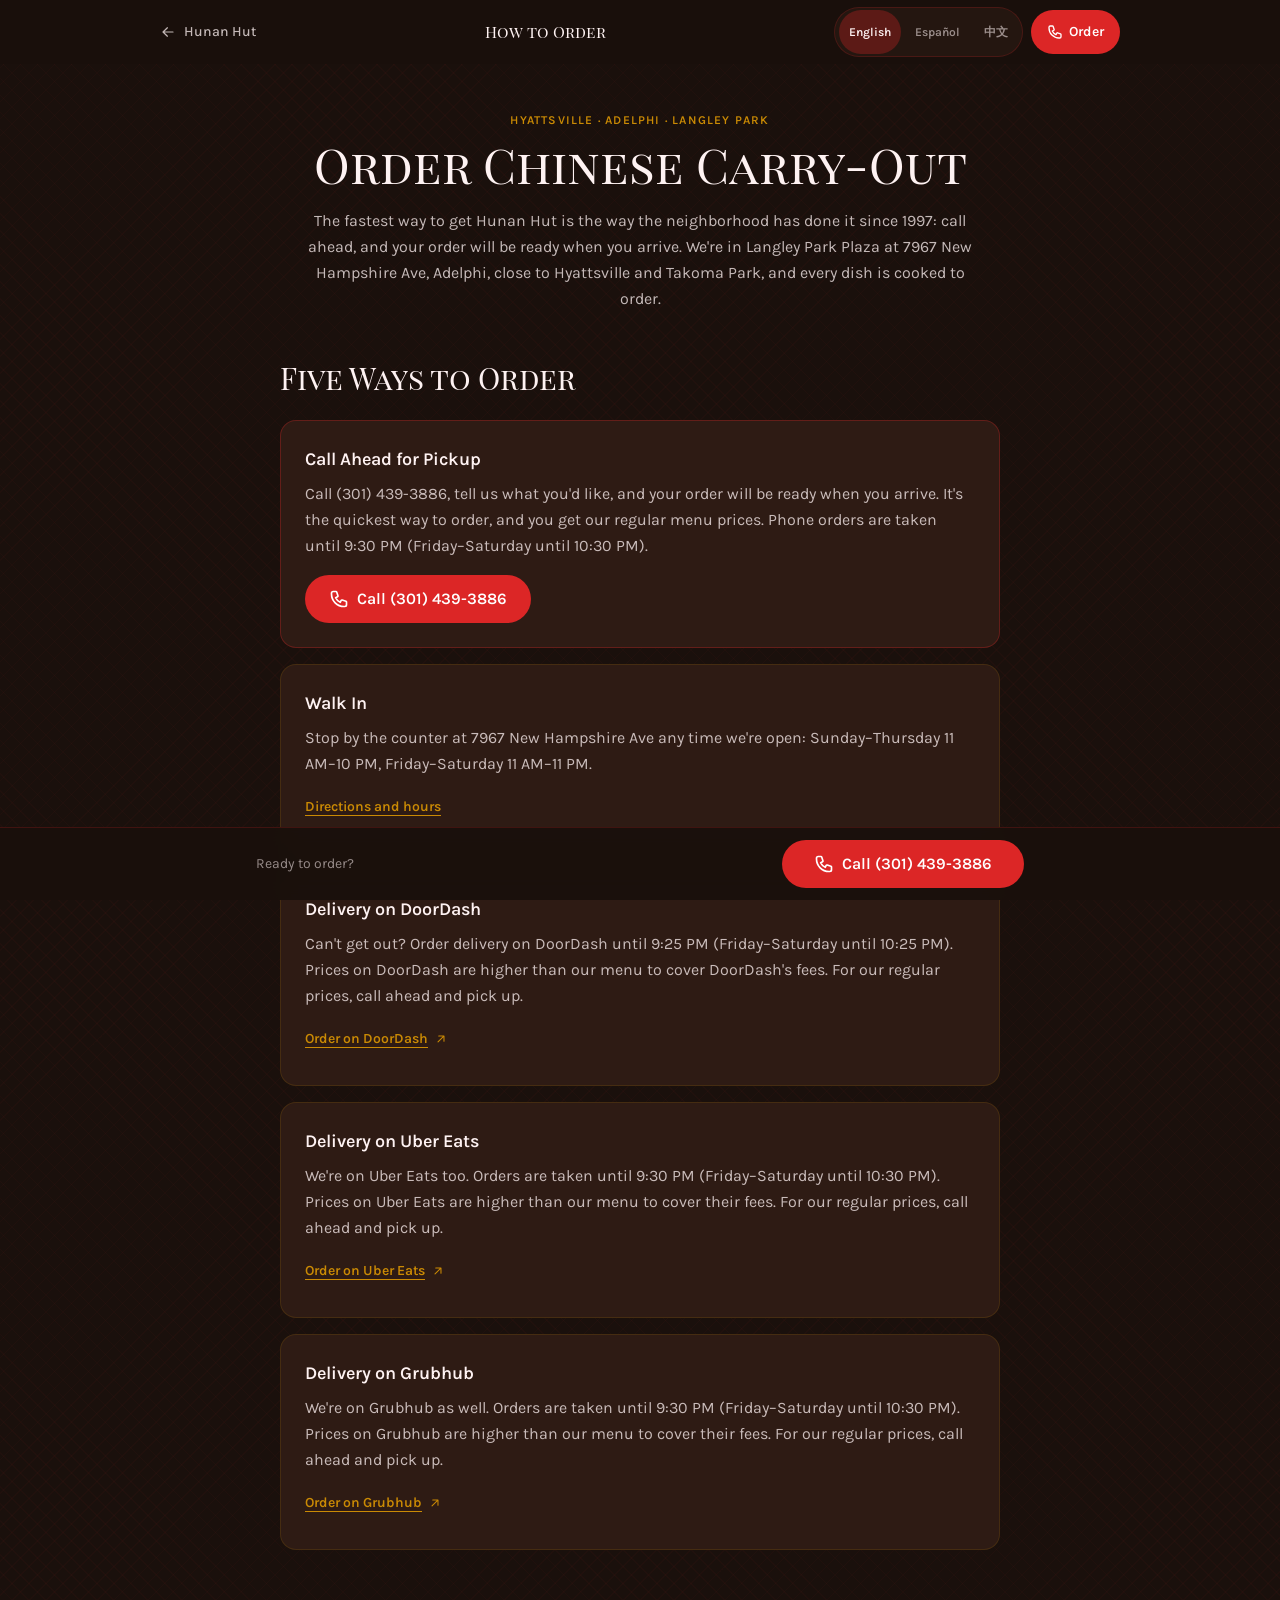
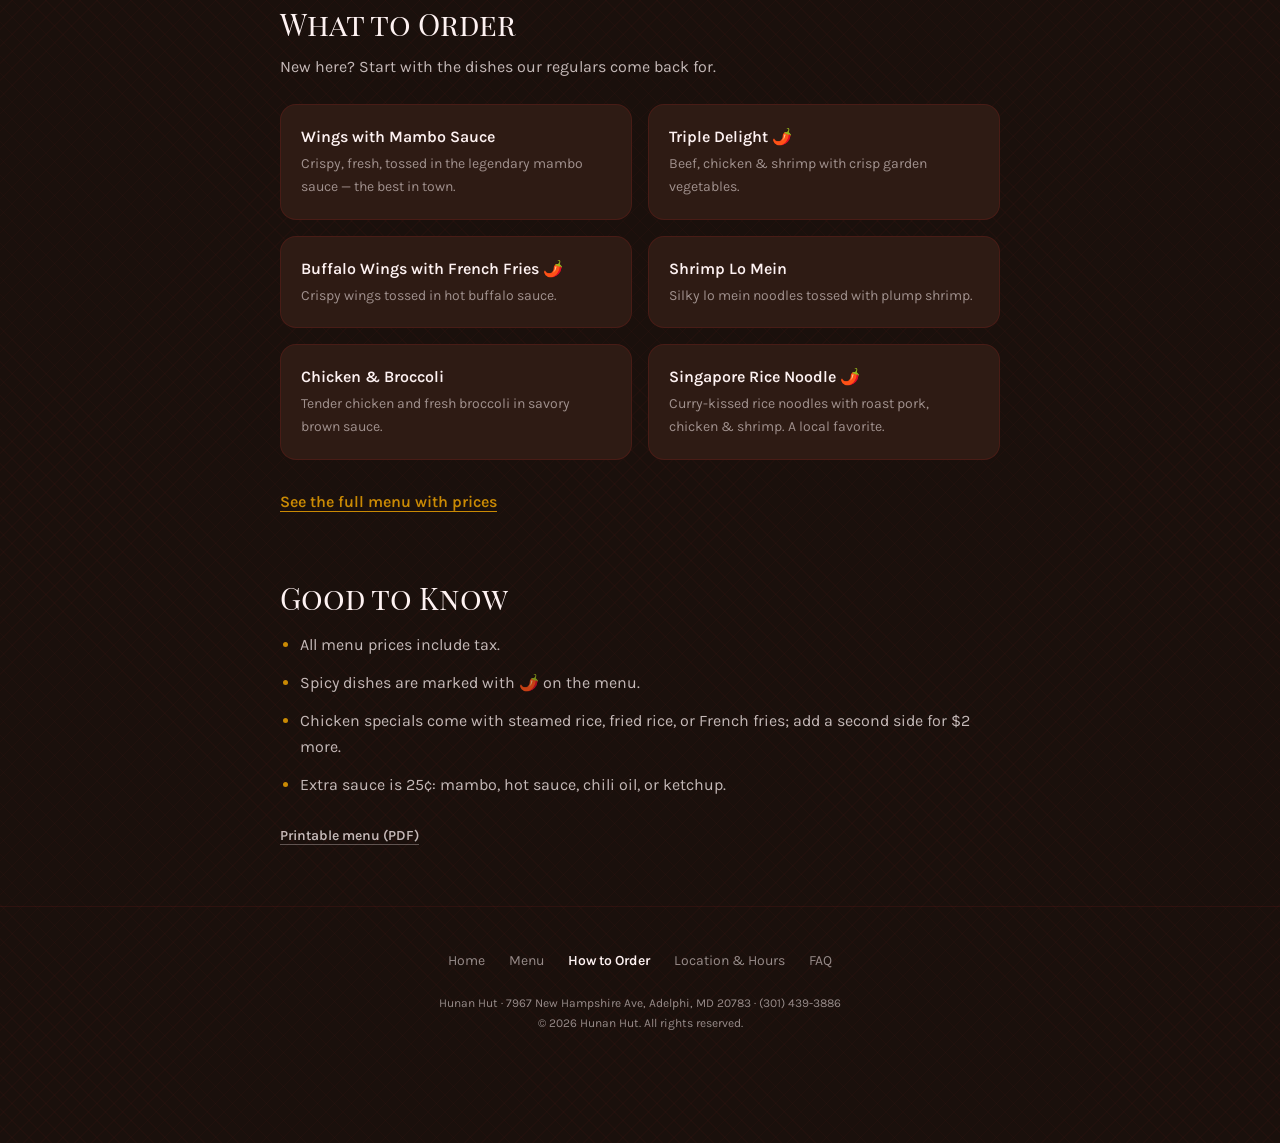
<file: order/index.html>
<!DOCTYPE html>
<html lang="en">
<head>
  <meta charset="UTF-8" />
  <meta name="viewport" content="width=device-width, initial-scale=1.0" />
  <title>Order Chinese Carry-Out in Adelphi &amp; Hyattsville | Hunan Hut</title>
  <meta name="description" content="Order Chinese carry-out from Hunan Hut: call (301) 439-3886 and pick up at 7967 New Hampshire Ave, Adelphi, minutes from Hyattsville. Delivery is available on DoorDash, Uber Eats, and Grubhub.">
  <meta name="robots" content="index, follow">
  <link rel="canonical" href="https://hunan-hut.com/order/">
  <link rel="icon" href="/favicon.ico" sizes="48x48">
  <link rel="icon" type="image/png" href="/icon-192.png" sizes="192x192">
  <link rel="apple-touch-icon" href="/apple-touch-icon.png">
  <meta property="og:type" content="website">
  <meta property="og:site_name" content="Hunan Hut">
  <meta property="og:title" content="Order Chinese Carry-Out | Hunan Hut, Adelphi &amp; Hyattsville, MD">
  <meta property="og:description" content="Call ahead for pickup at 7967 New Hampshire Ave, walk in, or get delivery on DoorDash, Uber Eats, or Grubhub.">
  <meta property="og:url" content="https://hunan-hut.com/order/">
  <meta property="og:image" content="https://hunan-hut.com/images/menu/wings-mambo.jpg">
  <meta property="og:image:alt" content="Crispy fried chicken wings with a cup of mambo sauce from Hunan Hut in Adelphi, MD">
  <meta name="twitter:card" content="summary_large_image">
  <link rel="preconnect" href="https://fonts.googleapis.com" />
  <link rel="preconnect" href="https://fonts.gstatic.com" crossorigin />
  <link href="https://fonts.googleapis.com/css2?family=Karla:wght@300;400;500;600;700&family=Playfair+Display+SC:wght@400;700&display=swap" rel="stylesheet" media="print" onload="this.media='all'" />
  <noscript><link href="https://fonts.googleapis.com/css2?family=Karla:wght@300;400;500;600;700&family=Playfair+Display+SC:wght@400;700&display=swap" rel="stylesheet" /></noscript>
  <link rel="stylesheet" href="../assets/tailwind.css">
  <style>
    @media (prefers-reduced-motion: reduce) {
      *, ::before, ::after { animation-duration: 0.01ms !important; transition-duration: 0.01ms !important; }
    }
    body { font-family: 'Karla', system-ui, sans-serif; background: #1A100C; color: #FEF2F2; }
    .pattern-bg {
      background-image:
        repeating-linear-gradient(45deg, rgba(220,38,38,0.03) 0px, rgba(220,38,38,0.03) 1px, transparent 1px, transparent 12px),
        repeating-linear-gradient(-45deg, rgba(220,38,38,0.03) 0px, rgba(220,38,38,0.03) 1px, transparent 1px, transparent 12px);
    }
    .nav-scrolled { box-shadow: 0 2px 20px rgba(0,0,0,0.6); }
  </style>
  <script type="application/ld+json">
  {
    "@context": "https://schema.org",
    "@type": "BreadcrumbList",
    "itemListElement": [
      { "@type": "ListItem", "position": 1, "name": "Hunan Hut", "item": "https://hunan-hut.com/" },
      { "@type": "ListItem", "position": 2, "name": "How to Order", "item": "https://hunan-hut.com/order/" }
    ]
  }
  </script>
</head>
<body class="bg-brand-darker pattern-bg">

  <!-- ── NAV ──────────────────────────────────────────────────────────── -->
  <nav id="navbar" aria-label="Main navigation" class="fixed top-0 left-0 right-0 z-50 bg-brand-darker/95 backdrop-blur-md transition-all duration-300">
    <div class="max-w-5xl mx-auto px-4 sm:px-6 lg:px-8">
      <div class="flex items-center justify-between h-16">
        <a href="../" aria-label="Back to Hunan Hut home" class="flex items-center gap-2 min-h-[44px] min-w-[44px] text-brand-cream/75 hover:text-brand-cream transition-colors focus:outline-none focus-visible:ring-2 focus-visible:ring-brand-gold rounded">
          <svg viewBox="0 0 20 20" fill="currentColor" class="w-4 h-4" aria-hidden="true">
            <path fill-rule="evenodd" d="M17 10a.75.75 0 01-.75.75H5.612l4.158 3.96a.75.75 0 11-1.04 1.08l-5.5-5.25a.75.75 0 010-1.08l5.5-5.25a.75.75 0 111.04 1.08L5.612 9.25H16.25A.75.75 0 0117 10z" clip-rule="evenodd"/>
          </svg>
          <span class="hidden min-[390px]:inline text-sm font-medium whitespace-nowrap">Hunan Hut</span>
        </a>
        <span class="hidden sm:block font-display text-brand-cream text-base" data-i18n="nav_page">How to Order</span>
        <div class="flex items-center gap-2">
          <div class="flex items-center gap-1 bg-brand-dark/60 rounded-full px-1 py-0.5 border border-brand-red/20" role="group" aria-label="Language selector">
            <button id="lang-en" onclick="setLang('en')" aria-label="English"
              class="text-xs font-semibold px-2.5 min-h-[44px] whitespace-nowrap inline-flex items-center justify-center rounded-full transition-colors focus:outline-none focus-visible:ring-2 focus-visible:ring-brand-gold text-brand-cream bg-brand-red/30">
              <span class="sm:hidden">EN</span><span class="hidden sm:inline">English</span>
            </button>
            <button id="lang-es" onclick="setLang('es')" aria-label="Español"
              class="text-xs font-semibold px-2.5 min-h-[44px] whitespace-nowrap inline-flex items-center justify-center rounded-full transition-colors focus:outline-none focus-visible:ring-2 focus-visible:ring-brand-gold text-brand-cream/55">
              <span class="sm:hidden">ES</span><span class="hidden sm:inline">Español</span>
            </button>
            <button id="lang-zh" onclick="setLang('zh')" aria-label="中文"
              class="text-xs font-semibold px-2.5 min-h-[44px] whitespace-nowrap inline-flex items-center justify-center rounded-full transition-colors focus:outline-none focus-visible:ring-2 focus-visible:ring-brand-gold text-brand-cream/55">
              中文
            </button>
          </div>
          <a href="tel:+13014393886"
            class="bg-brand-red hover:bg-red-700 text-white text-sm font-semibold px-4 py-2 rounded-full min-h-[44px] flex items-center gap-1.5 transition-colors focus:outline-none focus-visible:ring-2 focus-visible:ring-brand-gold">
            <svg viewBox="0 0 24 24" class="w-4 h-4" fill="none" stroke="currentColor" stroke-width="2" aria-hidden="true">
              <path stroke-linecap="round" stroke-linejoin="round" d="M3 5a2 2 0 012-2h3.28a1 1 0 01.948.684l1.498 4.493a1 1 0 01-.502 1.21l-2.257 1.13a11.042 11.042 0 005.516 5.516l1.13-2.257a1 1 0 011.21-.502l4.493 1.498a1 1 0 01.684.949V19a2 2 0 01-2 2h-1C9.716 21 3 14.284 3 6V5z"/>
            </svg>
            <span data-i18n="nav_order">Order</span>
          </a>
        </div>
      </div>
    </div>
  </nav>

  <main id="main" class="max-w-3xl mx-auto px-4 sm:px-6 pt-28 pb-12">

    <!-- ── PAGE HEADER ─────────────────────────────────────────────────── -->
    <header class="text-center mb-12">
      <p class="text-brand-gold text-xs font-semibold tracking-widest uppercase mb-3">Hyattsville · Adelphi · Langley Park</p>
      <h1 class="font-display text-4xl sm:text-5xl text-brand-cream mb-5" data-i18n="order_h1">Order Chinese Carry-Out</h1>
      <p class="text-brand-cream/75 leading-relaxed max-w-2xl mx-auto" data-i18n="order_intro">The fastest way to get Hunan Hut is the way the neighborhood has done it since 1997: call ahead, and your order will be ready when you arrive. We're in Langley Park Plaza at 7967 New Hampshire Ave, Adelphi, close to Hyattsville and Takoma Park, and every dish is cooked to order.</p>
    </header>

    <!-- ── FOUR WAYS TO ORDER ──────────────────────────────────────────── -->
    <section aria-labelledby="ways-h" class="mb-14">
      <h2 id="ways-h" class="font-display text-2xl sm:text-3xl text-brand-cream mb-6" data-i18n="order_ways_h">Five Ways to Order</h2>
      <div class="space-y-4">

        <div class="bg-brand-dark border border-brand-red/30 rounded-2xl p-6">
          <h3 class="text-brand-cream font-semibold text-lg mb-2" data-i18n="order_call_h">Call Ahead for Pickup</h3>
          <p class="text-brand-cream/75 leading-relaxed mb-4" data-i18n="order_call_p">Call (301) 439-3886, tell us what you'd like, and your order will be ready when you arrive. It's the quickest way to order, and you get our regular menu prices. Phone orders are taken until 9:30 PM (Friday–Saturday until 10:30 PM).</p>
          <a href="tel:+13014393886"
            class="inline-flex items-center justify-center gap-2 bg-brand-red hover:bg-red-700 text-white font-semibold px-6 py-3 rounded-full min-h-[48px] w-full sm:w-auto transition-colors focus:outline-none focus-visible:ring-2 focus-visible:ring-brand-gold">
            <svg viewBox="0 0 24 24" class="w-5 h-5" fill="none" stroke="currentColor" stroke-width="2" aria-hidden="true">
              <path stroke-linecap="round" stroke-linejoin="round" d="M3 5a2 2 0 012-2h3.28a1 1 0 01.948.684l1.498 4.493a1 1 0 01-.502 1.21l-2.257 1.13a11.042 11.042 0 005.516 5.516l1.13-2.257a1 1 0 011.21-.502l4.493 1.498a1 1 0 01.684.949V19a2 2 0 01-2 2h-1C9.716 21 3 14.284 3 6V5z"/>
            </svg>
            <span data-i18n="call_btn">Call (301) 439-3886</span>
          </a>
        </div>

        <div class="bg-brand-dark border border-brand-gold/15 rounded-2xl p-6">
          <h3 class="text-brand-cream font-semibold text-lg mb-2" data-i18n="order_walk_h">Walk In</h3>
          <p class="text-brand-cream/75 leading-relaxed" data-i18n="order_walk_p">Stop by the counter at 7967 New Hampshire Ave any time we're open: Sunday–Thursday 11 AM–10 PM, Friday–Saturday 11 AM–11 PM.</p>
          <a href="../location/" class="inline-flex items-center gap-1.5 mt-2 min-h-[44px] text-brand-gold hover:text-brand-goldLight text-sm font-semibold underline underline-offset-4 transition-colors focus:outline-none focus-visible:ring-2 focus-visible:ring-brand-gold rounded">
            <span data-i18n="order_walk_link">Directions and hours</span>
          </a>
        </div>

        <div class="bg-brand-dark border border-brand-gold/15 rounded-2xl p-6">
          <h3 class="text-brand-cream font-semibold text-lg mb-2" data-i18n="order_dd_h">Delivery on DoorDash</h3>
          <p class="text-brand-cream/75 leading-relaxed" data-i18n="order_dd_p">Can't get out? Order delivery on DoorDash until 9:25 PM (Friday–Saturday until 10:25 PM). Prices on DoorDash are higher than our menu to cover DoorDash's fees. For our regular prices, call ahead and pick up.</p>
          <a href="https://www.doordash.com/store/hunan-hut-hyattsville-37828137/85688749/" target="_blank" rel="noopener noreferrer"
            class="inline-flex items-center gap-1.5 mt-2 min-h-[44px] text-brand-gold hover:text-brand-goldLight text-sm font-semibold underline underline-offset-4 transition-colors focus:outline-none focus-visible:ring-2 focus-visible:ring-brand-gold rounded">
            <span data-i18n="order_dd_link">Order on DoorDash</span><svg viewBox="0 0 20 20" fill="currentColor" class="w-3.5 h-3.5" aria-hidden="true"><path fill-rule="evenodd" d="M5.22 14.78a.75.75 0 001.06 0l7.22-7.22v5.69a.75.75 0 001.5 0v-7.5a.75.75 0 00-.75-.75h-7.5a.75.75 0 000 1.5h5.69l-7.22 7.22a.75.75 0 000 1.06z" clip-rule="evenodd"/></svg>
          </a>
        </div>

        <div class="bg-brand-dark border border-brand-gold/15 rounded-2xl p-6">
          <h3 class="text-brand-cream font-semibold text-lg mb-2" data-i18n="order_ue_h">Delivery on Uber Eats</h3>
          <p class="text-brand-cream/75 leading-relaxed" data-i18n="order_ue_p">We're on Uber Eats too. Orders are taken until 9:30 PM (Friday–Saturday until 10:30 PM). Prices on Uber Eats are higher than our menu to cover their fees. For our regular prices, call ahead and pick up.</p>
          <a href="https://www.ubereats.com/store/hunan-hut-7967-new-hampshire-ave/MPtkKogYWBaCLc2bOMifbw" target="_blank" rel="noopener noreferrer"
            class="inline-flex items-center gap-1.5 mt-2 min-h-[44px] text-brand-gold hover:text-brand-goldLight text-sm font-semibold underline underline-offset-4 transition-colors focus:outline-none focus-visible:ring-2 focus-visible:ring-brand-gold rounded">
            <span data-i18n="order_ue_link">Order on Uber Eats</span><svg viewBox="0 0 20 20" fill="currentColor" class="w-3.5 h-3.5" aria-hidden="true"><path fill-rule="evenodd" d="M5.22 14.78a.75.75 0 001.06 0l7.22-7.22v5.69a.75.75 0 001.5 0v-7.5a.75.75 0 00-.75-.75h-7.5a.75.75 0 000 1.5h5.69l-7.22 7.22a.75.75 0 000 1.06z" clip-rule="evenodd"/></svg>
          </a>
        </div>

        <div class="bg-brand-dark border border-brand-gold/15 rounded-2xl p-6">
          <h3 class="text-brand-cream font-semibold text-lg mb-2" data-i18n="order_gh_h">Delivery on Grubhub</h3>
          <p class="text-brand-cream/75 leading-relaxed" data-i18n="order_gh_p">We're on Grubhub as well. Orders are taken until 9:30 PM (Friday–Saturday until 10:30 PM). Prices on Grubhub are higher than our menu to cover their fees. For our regular prices, call ahead and pick up.</p>
          <a href="https://www.grubhub.com/restaurant/hunan-hut-7967-new-hampshire-ave-hyattsville/15664256" target="_blank" rel="noopener noreferrer"
            class="inline-flex items-center gap-1.5 mt-2 min-h-[44px] text-brand-gold hover:text-brand-goldLight text-sm font-semibold underline underline-offset-4 transition-colors focus:outline-none focus-visible:ring-2 focus-visible:ring-brand-gold rounded">
            <span data-i18n="order_gh_link">Order on Grubhub</span><svg viewBox="0 0 20 20" fill="currentColor" class="w-3.5 h-3.5" aria-hidden="true"><path fill-rule="evenodd" d="M5.22 14.78a.75.75 0 001.06 0l7.22-7.22v5.69a.75.75 0 001.5 0v-7.5a.75.75 0 00-.75-.75h-7.5a.75.75 0 000 1.5h5.69l-7.22 7.22a.75.75 0 000 1.06z" clip-rule="evenodd"/></svg>
          </a>
        </div>

      </div>
    </section>

    <!-- ── WHAT TO ORDER ───────────────────────────────────────────────── -->
    <section aria-labelledby="popular-h" class="mb-14">
      <h2 id="popular-h" class="font-display text-2xl sm:text-3xl text-brand-cream mb-3" data-i18n="order_popular_h">What to Order</h2>
      <p class="text-brand-cream/75 leading-relaxed mb-6" data-i18n="order_popular_p">New here? Start with the dishes our regulars come back for.</p>
      <ul class="grid sm:grid-cols-2 gap-4">
        <li class="bg-brand-dark border border-brand-red/15 rounded-2xl p-5">
          <h3 class="text-brand-cream font-semibold" data-i18n="fav_title_wings">Wings with Mambo Sauce</h3>
          <p class="text-brand-cream/55 text-sm mt-1 leading-relaxed" data-i18n="fav_hook_wings">Crispy, fresh, tossed in the legendary mambo sauce — the best in town.</p>
        </li>
        <li class="bg-brand-dark border border-brand-red/15 rounded-2xl p-5">
          <h3 class="text-brand-cream font-semibold" data-i18n="fav_title_triple">Triple Delight&nbsp;🌶️</h3>
          <p class="text-brand-cream/55 text-sm mt-1 leading-relaxed" data-i18n="fav_hook_triple">Beef, chicken &amp; shrimp with crisp garden vegetables.</p>
        </li>
        <li class="bg-brand-dark border border-brand-red/15 rounded-2xl p-5">
          <h3 class="text-brand-cream font-semibold" data-i18n="fav_title_buffalo">Buffalo Wings with French Fries&nbsp;🌶️</h3>
          <p class="text-brand-cream/55 text-sm mt-1 leading-relaxed" data-i18n="fav_hook_buffalo">Crispy wings tossed in hot buffalo sauce.</p>
        </li>
        <li class="bg-brand-dark border border-brand-red/15 rounded-2xl p-5">
          <h3 class="text-brand-cream font-semibold" data-i18n="fav_title_lomein">Shrimp Lo Mein</h3>
          <p class="text-brand-cream/55 text-sm mt-1 leading-relaxed" data-i18n="fav_hook_lomein">Silky lo mein noodles tossed with plump shrimp.</p>
        </li>
        <li class="bg-brand-dark border border-brand-red/15 rounded-2xl p-5">
          <h3 class="text-brand-cream font-semibold" data-i18n="fav_title_broccoli">Chicken &amp; Broccoli</h3>
          <p class="text-brand-cream/55 text-sm mt-1 leading-relaxed" data-i18n="fav_hook_broccoli">Tender chicken and fresh broccoli in savory brown sauce.</p>
        </li>
        <li class="bg-brand-dark border border-brand-red/15 rounded-2xl p-5">
          <h3 class="text-brand-cream font-semibold" data-i18n="fav_title_singapore">Singapore Rice Noodle&nbsp;🌶️</h3>
          <p class="text-brand-cream/55 text-sm mt-1 leading-relaxed" data-i18n="fav_hook_singapore">Curry-kissed rice noodles with roast pork, chicken &amp; shrimp. A local favorite.</p>
        </li>
      </ul>
      <p class="mt-5">
        <a href="../menu/" class="inline-flex items-center gap-1.5 min-h-[44px] text-brand-gold hover:text-brand-goldLight font-semibold underline underline-offset-4 transition-colors focus:outline-none focus-visible:ring-2 focus-visible:ring-brand-gold rounded">
          <span data-i18n="order_menu_link">See the full menu with prices</span>
        </a>
      </p>
    </section>

    <!-- ── GOOD TO KNOW ────────────────────────────────────────────────── -->
    <section aria-labelledby="tips-h">
      <h2 id="tips-h" class="font-display text-2xl sm:text-3xl text-brand-cream mb-4" data-i18n="order_tips_h">Good to Know</h2>
      <ul class="space-y-3 text-brand-cream/75 leading-relaxed list-disc pl-5 marker:text-brand-gold">
        <li data-i18n="order_tip1">All menu prices include tax.</li>
        <li data-i18n="order_tip2">Spicy dishes are marked with 🌶️ on the menu.</li>
        <li data-i18n="order_tip3">Chicken specials come with steamed rice, fried rice, or French fries; add a second side for $2 more.</li>
        <li data-i18n="order_tip4">Extra sauce is 25¢: mambo, hot sauce, chili oil, or ketchup.</li>
      </ul>
      <p class="mt-4">
        <a href="../public/menu.pdf" target="_blank" rel="noopener" class="inline-flex items-center gap-1.5 min-h-[44px] text-brand-cream/75 hover:text-brand-cream text-sm font-semibold underline underline-offset-4 decoration-brand-cream/30 transition-colors focus:outline-none focus-visible:ring-2 focus-visible:ring-brand-gold rounded">
          <span data-i18n="pdf_link">Printable menu (PDF)</span>
        </a>
      </p>
    </section>

  </main>

  <!-- ── FOOTER ──────────────────────────────────────────────────────── -->
  <footer class="border-t border-brand-red/10 pt-8 pb-28">
    <nav aria-label="Site pages" class="max-w-3xl mx-auto px-4 flex flex-wrap justify-center gap-x-2">
      <a href="../" data-i18n="pg_home" class="inline-flex items-center min-h-[44px] px-2 text-brand-cream/55 hover:text-brand-cream/75 text-sm transition-colors focus:outline-none focus-visible:ring-2 focus-visible:ring-brand-gold rounded">Home</a>
      <a href="../menu/" data-i18n="pg_menu" class="inline-flex items-center min-h-[44px] px-2 text-brand-cream/55 hover:text-brand-cream/75 text-sm transition-colors focus:outline-none focus-visible:ring-2 focus-visible:ring-brand-gold rounded">Menu</a>
      <a href="./" aria-current="page" data-i18n="pg_order" class="inline-flex items-center min-h-[44px] px-2 text-brand-cream text-sm font-semibold focus:outline-none focus-visible:ring-2 focus-visible:ring-brand-gold rounded">How to Order</a>
      <a href="../location/" data-i18n="pg_location" class="inline-flex items-center min-h-[44px] px-2 text-brand-cream/55 hover:text-brand-cream/75 text-sm transition-colors focus:outline-none focus-visible:ring-2 focus-visible:ring-brand-gold rounded">Location &amp; Hours</a>
      <a href="../faq/" data-i18n="pg_faq" class="inline-flex items-center min-h-[44px] px-2 text-brand-cream/55 hover:text-brand-cream/75 text-sm transition-colors focus:outline-none focus-visible:ring-2 focus-visible:ring-brand-gold rounded">FAQ</a>
    </nav>
    <p class="text-center text-brand-cream/55 text-xs mt-3 px-4">Hunan Hut · 7967 New Hampshire Ave, Adelphi, MD 20783 · (301) 439-3886</p>
    <p class="text-center text-brand-cream/55 text-xs mt-1" data-i18n="footer_copy">© 2026 Hunan Hut. All rights reserved.</p>
  </footer>

  <!-- ── STICKY CALL BAR ────────────────────────────────────────────────── -->
  <div class="fixed bottom-0 left-0 right-0 z-40 bg-brand-darker/95 backdrop-blur-md border-t border-brand-red/20 px-4 py-3" style="padding-bottom:max(0.75rem, env(safe-area-inset-bottom))">
    <div class="max-w-3xl mx-auto flex items-center justify-between gap-4">
      <p class="text-brand-cream/55 text-sm hidden sm:block" data-i18n="ready_order">Ready to order?</p>
      <a href="tel:+13014393886"
        class="w-full sm:w-auto bg-brand-red hover:bg-red-700 text-white font-semibold text-base px-8 py-3 rounded-full min-h-[48px] flex items-center justify-center gap-2 transition-colors focus:outline-none focus-visible:ring-2 focus-visible:ring-brand-gold">
        <svg viewBox="0 0 24 24" class="w-5 h-5" fill="none" stroke="currentColor" stroke-width="2" aria-hidden="true">
          <path stroke-linecap="round" stroke-linejoin="round" d="M3 5a2 2 0 012-2h3.28a1 1 0 01.948.684l1.498 4.493a1 1 0 01-.502 1.21l-2.257 1.13a11.042 11.042 0 005.516 5.516l1.13-2.257a1 1 0 011.21-.502l4.493 1.498a1 1 0 01.684.949V19a2 2 0 01-2 2h-1C9.716 21 3 14.284 3 6V5z"/>
        </svg>
        <span data-i18n="call_btn">Call (301) 439-3886</span>
      </a>
    </div>
  </div>

  <script>
    const navbar = document.getElementById('navbar');
    window.addEventListener('scroll', () => {
      navbar.classList.toggle('nav-scrolled', window.scrollY > 20);
    }, { passive: true });

    // ── i18n ────────────────────────────────────────────────────────────────
    const t = {
      en: {
        nav_page: "How to Order", nav_order: "Order",
        order_h1: "Order Chinese Carry-Out",
        order_intro: "The fastest way to get Hunan Hut is the way the neighborhood has done it since 1997: call ahead, and your order will be ready when you arrive. We're in Langley Park Plaza at 7967 New Hampshire Ave, Adelphi, close to Hyattsville and Takoma Park, and every dish is cooked to order.",
        order_ways_h: "Five Ways to Order",
        order_call_h: "Call Ahead for Pickup",
        order_call_p: "Call (301) 439-3886, tell us what you'd like, and your order will be ready when you arrive. It's the quickest way to order, and you get our regular menu prices. Phone orders are taken until 9:30 PM (Friday–Saturday until 10:30 PM).",
        order_walk_h: "Walk In",
        order_walk_p: "Stop by the counter at 7967 New Hampshire Ave any time we're open: Sunday–Thursday 11 AM–10 PM, Friday–Saturday 11 AM–11 PM.",
        order_walk_link: "Directions and hours",
        order_dd_h: "Delivery on DoorDash",
        order_dd_p: "Can't get out? Order delivery on DoorDash until 9:25 PM (Friday–Saturday until 10:25 PM). Prices on DoorDash are higher than our menu to cover DoorDash's fees. For our regular prices, call ahead and pick up.",
        order_dd_link: "Order on DoorDash",
        order_ue_h: "Delivery on Uber Eats",
        order_ue_p: "We're on Uber Eats too. Orders are taken until 9:30 PM (Friday–Saturday until 10:30 PM). Prices on Uber Eats are higher than our menu to cover their fees. For our regular prices, call ahead and pick up.",
        order_ue_link: "Order on Uber Eats",
        order_gh_h: "Delivery on Grubhub",
        order_gh_p: "We're on Grubhub as well. Orders are taken until 9:30 PM (Friday–Saturday until 10:30 PM). Prices on Grubhub are higher than our menu to cover their fees. For our regular prices, call ahead and pick up.",
        order_gh_link: "Order on Grubhub",
        order_popular_h: "What to Order",
        order_popular_p: "New here? Start with the dishes our regulars come back for.",
        fav_title_wings: "Wings with Mambo Sauce",
        fav_title_triple: "Triple Delight 🌶️",
        fav_title_buffalo: "Buffalo Wings with French Fries 🌶️",
        fav_title_lomein: "Shrimp Lo Mein",
        fav_title_broccoli: "Chicken & Broccoli",
        fav_title_singapore: "Singapore Rice Noodle 🌶️",
        fav_hook_wings: "Crispy, fresh, tossed in the legendary mambo sauce — the best in town.",
        fav_hook_triple: "Beef, chicken & shrimp with crisp garden vegetables.",
        fav_hook_buffalo: "Crispy wings tossed in hot buffalo sauce.",
        fav_hook_lomein: "Silky lo mein noodles tossed with plump shrimp.",
        fav_hook_broccoli: "Tender chicken and fresh broccoli in savory brown sauce.",
        fav_hook_singapore: "Curry-kissed rice noodles with roast pork, chicken & shrimp. A local favorite.",
        order_menu_link: "See the full menu with prices",
        order_tips_h: "Good to Know",
        order_tip1: "All menu prices include tax.",
        order_tip2: "Spicy dishes are marked with 🌶️ on the menu.",
        order_tip3: "Chicken specials come with steamed rice, fried rice, or French fries; add a second side for $2 more.",
        order_tip4: "Extra sauce is 25¢: mambo, hot sauce, chili oil, or ketchup.",
        pdf_link: "Printable menu (PDF)",
        pg_home: "Home", pg_menu: "Menu", pg_order: "How to Order", pg_location: "Location & Hours", pg_faq: "FAQ",
        footer_copy: "© 2026 Hunan Hut. All rights reserved.",
        ready_order: "Ready to order?", call_btn: "Call (301) 439-3886",
      },
      es: {
        nav_page: "Cómo Ordenar", nav_order: "Ordenar",
        order_h1: "Ordena Comida China para Llevar",
        order_intro: "La forma más rápida de disfrutar Hunan Hut es la de siempre en el vecindario desde 1997: llama antes y tu pedido estará listo cuando llegues. Estamos en Langley Park Plaza, en 7967 New Hampshire Ave, Adelphi, cerca de Hyattsville y Takoma Park, y cada plato se prepara al momento.",
        order_ways_h: "Cinco Formas de Ordenar",
        order_call_h: "Llama Antes y Recoge",
        order_call_p: "Llama al (301) 439-3886, dinos qué quieres y tu pedido estará listo cuando llegues. Es la forma más rápida de ordenar, con nuestros precios regulares del menú. Los pedidos por teléfono se aceptan hasta las 9:30 PM (viernes y sábado hasta las 10:30 PM).",
        order_walk_h: "Visítanos",
        order_walk_p: "Pasa por el mostrador en 7967 New Hampshire Ave en nuestro horario: domingo a jueves de 11 AM a 10 PM, viernes y sábado de 11 AM a 11 PM.",
        order_walk_link: "Cómo llegar y horario",
        order_dd_h: "Entrega por DoorDash",
        order_dd_p: "¿No puedes salir? Pide entrega por DoorDash hasta las 9:25 PM (viernes y sábado hasta las 10:25 PM). Los precios en DoorDash son más altos que nuestro menú para cubrir las tarifas de DoorDash. Para nuestros precios regulares, llama antes y recoge.",
        order_dd_link: "Ordenar en DoorDash",
        order_ue_h: "Entrega por Uber Eats",
        order_ue_p: "También estamos en Uber Eats. Los pedidos se aceptan hasta las 9:30 PM (viernes y sábado hasta las 10:30 PM). Los precios en Uber Eats son más altos que nuestro menú para cubrir sus tarifas. Para nuestros precios normales, llama y recoge tu pedido.",
        order_ue_link: "Ordenar en Uber Eats",
        order_gh_h: "Entrega por Grubhub",
        order_gh_p: "También estamos en Grubhub. Los pedidos se aceptan hasta las 9:30 PM (viernes y sábado hasta las 10:30 PM). Los precios en Grubhub son más altos que nuestro menú para cubrir sus tarifas. Para nuestros precios normales, llama y recoge tu pedido.",
        order_gh_link: "Ordenar en Grubhub",
        order_popular_h: "Qué Pedir",
        order_popular_p: "¿Primera vez? Empieza con los platos que nuestros clientes siempre repiten.",
        fav_title_wings: "Alitas con Salsa Mambo",
        fav_title_triple: "Triple Delicia 🌶️",
        fav_title_buffalo: "Alitas Buffalo con Papas Fritas 🌶️",
        fav_title_lomein: "Lo Mein de Camarón",
        fav_title_broccoli: "Pollo con Brócoli",
        fav_title_singapore: "Fideos de Arroz Singapur 🌶️",
        fav_hook_wings: "Crujientes, frescas, bañadas en la legendaria salsa mambo — las mejores de la zona.",
        fav_hook_triple: "Res, pollo y camarón con vegetales frescos y crujientes.",
        fav_hook_buffalo: "Alitas crujientes con salsa buffalo picante.",
        fav_hook_lomein: "Fideos lo mein sedosos salteados con camarón jugoso.",
        fav_hook_broccoli: "Pollo tierno y brócoli fresco en salsa café.",
        fav_hook_singapore: "Fideos de arroz al curry con cerdo, pollo y camarón. Un favorito local.",
        order_menu_link: "Ver el menú completo con precios",
        order_tips_h: "Bueno Saber",
        order_tip1: "Todos los precios del menú incluyen impuestos.",
        order_tip2: "Los platos picantes están marcados con 🌶️ en el menú.",
        order_tip3: "Los especiales de pollo vienen con arroz blanco, arroz frito o papas fritas; agrega un segundo acompañante por $2 más.",
        order_tip4: "Salsa extra por 25¢: mambo, salsa picante, aceite de chile o kétchup.",
        pdf_link: "Menú imprimible (PDF)",
        pg_home: "Inicio", pg_menu: "Menú", pg_order: "Cómo Ordenar", pg_location: "Ubicación y Horario", pg_faq: "Preguntas Frecuentes",
        footer_copy: "© 2026 Hunan Hut. Todos los derechos reservados.",
        ready_order: "¿Listo para ordenar?", call_btn: "Llamar al (301) 439-3886",
      },
      zh: {
        nav_page: "如何订餐", nav_order: "订餐",
        order_h1: "中餐外卖自取订餐",
        order_intro: "自1997年起，街坊们一直这样享用 Hunan Hut：提前来电，到店即可取餐。我们位于 Adelphi 7967 New Hampshire Ave 的 Langley Park Plaza，离 Hyattsville 和 Takoma Park 都很近，每道菜都现点现做。",
        order_ways_h: "五种订餐方式",
        order_call_h: "提前来电，到店自取",
        order_call_p: "拨打 (301) 439-3886 告诉我们您想点什么，到店即可取餐。这是最快的订餐方式，并享受菜单原价。电话接单至晚上 9:30（周五、周六至晚上 10:30）。",
        order_walk_h: "到店点餐",
        order_walk_p: "营业时间内欢迎到 7967 New Hampshire Ave 店内柜台点餐：周日至周四 11 AM–10 PM，周五至周六 11 AM–11 PM。",
        order_walk_link: "交通路线和营业时间",
        order_dd_h: "DoorDash 外送",
        order_dd_p: "不方便出门？可在 DoorDash 下单外送，截止时间为晚上 9:25（周五至周六至 10:25）。DoorDash 上的价格高于我们的菜单价，用于支付 DoorDash 的费用。想享受原价，请提前来电并到店自取。",
        order_dd_link: "在 DoorDash 下单",
        order_ue_h: "Uber Eats 外送",
        order_ue_p: "我们也入驻了 Uber Eats。接单截止时间为晚上 9:30（周五至周六至 10:30）。Uber Eats 上的价格高于我们的菜单价，用于支付平台费用。想享受原价，请提前来电并到店自取。",
        order_ue_link: "在 Uber Eats 下单",
        order_gh_h: "Grubhub 外送",
        order_gh_p: "我们也入驻了 Grubhub。接单截止时间为晚上 9:30（周五至周六至 10:30）。Grubhub 上的价格高于我们的菜单价，用于支付平台费用。想享受原价，请提前来电并到店自取。",
        order_gh_link: "在 Grubhub 下单",
        order_popular_h: "推荐菜品",
        order_popular_p: "第一次来？先试试老顾客们百吃不厌的招牌菜。",
        fav_title_wings: "曼波酱鸡翅",
        fav_title_triple: "三鲜大会 🌶️",
        fav_title_buffalo: "布法罗辣鸡翅配薯条 🌶️",
        fav_title_lomein: "虾捞面",
        fav_title_broccoli: "芥兰鸡",
        fav_title_singapore: "星洲米粉 🌶️",
        fav_hook_wings: "香脆新鲜，裹上传奇曼波酱 —— 全城最好吃。",
        fav_hook_triple: "牛肉、鸡肉、虾，配爽脆时蔬。",
        fav_hook_buffalo: "香脆鸡翅，裹上布法罗辣酱。",
        fav_hook_lomein: "爽滑捞面，配鲜嫩大虾。",
        fav_hook_broccoli: "嫩鸡肉配新鲜西兰花，红烧汁香浓。",
        fav_hook_singapore: "咖喱香星洲米粉，配叉烧、鸡肉和虾。本地人的最爱。",
        order_menu_link: "查看完整菜单和价格",
        order_tips_h: "温馨提示",
        order_tip1: "菜单价格均已含税。",
        order_tip2: "辣味菜品在菜单上标有 🌶️。",
        order_tip3: "鸡肉套餐可选白饭、炒饭或薯条，加 $2 可多选一份配菜。",
        order_tip4: "额外酱料每份 25¢：曼波酱、辣椒酱、辣椒油或番茄酱。",
        pdf_link: "可打印菜单 (PDF)",
        pg_home: "首页", pg_menu: "菜单", pg_order: "如何订餐", pg_location: "地址和营业时间", pg_faq: "常见问题",
        footer_copy: "© 2026 Hunan Hut。保留所有权利。",
        ready_order: "准备好订餐了吗？", call_btn: "致电 (301) 439-3886",
      }
    };

    function setLang(lang) {
      try { localStorage.setItem('hh-lang', lang); } catch (e) {} // remembered across pages
      document.documentElement.setAttribute('lang', lang);
      document.querySelectorAll('[data-i18n]').forEach(el => {
        const key = el.getAttribute('data-i18n');
        if (t[lang][key] !== undefined) el.textContent = t[lang][key];
      });
      ['en','es','zh'].forEach(code => {
        const btn = document.getElementById('lang-' + code);
        if (!btn) return;
        btn.classList.toggle('text-brand-cream', lang === code);
        btn.classList.toggle('bg-brand-red/30', lang === code);
        btn.classList.toggle('text-brand-cream/55', lang !== code);
      });
    }

    // Initial language: a ?lang= link wins, then the visitor's last choice on any page
    const urlLang = new URLSearchParams(window.location.search).get('lang');
    let savedLang = null;
    try { savedLang = localStorage.getItem('hh-lang'); } catch (e) {}
    const startLang = [urlLang, savedLang].find(l => ['en','es','zh'].includes(l));
    if (startLang) setLang(startLang);
  </script>
  <!-- Cloudflare Web Analytics --><script type='module' src='https://static.cloudflareinsights.com/beacon.min.js' data-cf-beacon='{"token": "90dade2e0686435e9443643fe495cb93"}'></script><!-- End Cloudflare Web Analytics -->
</body>
</html>
</file>
